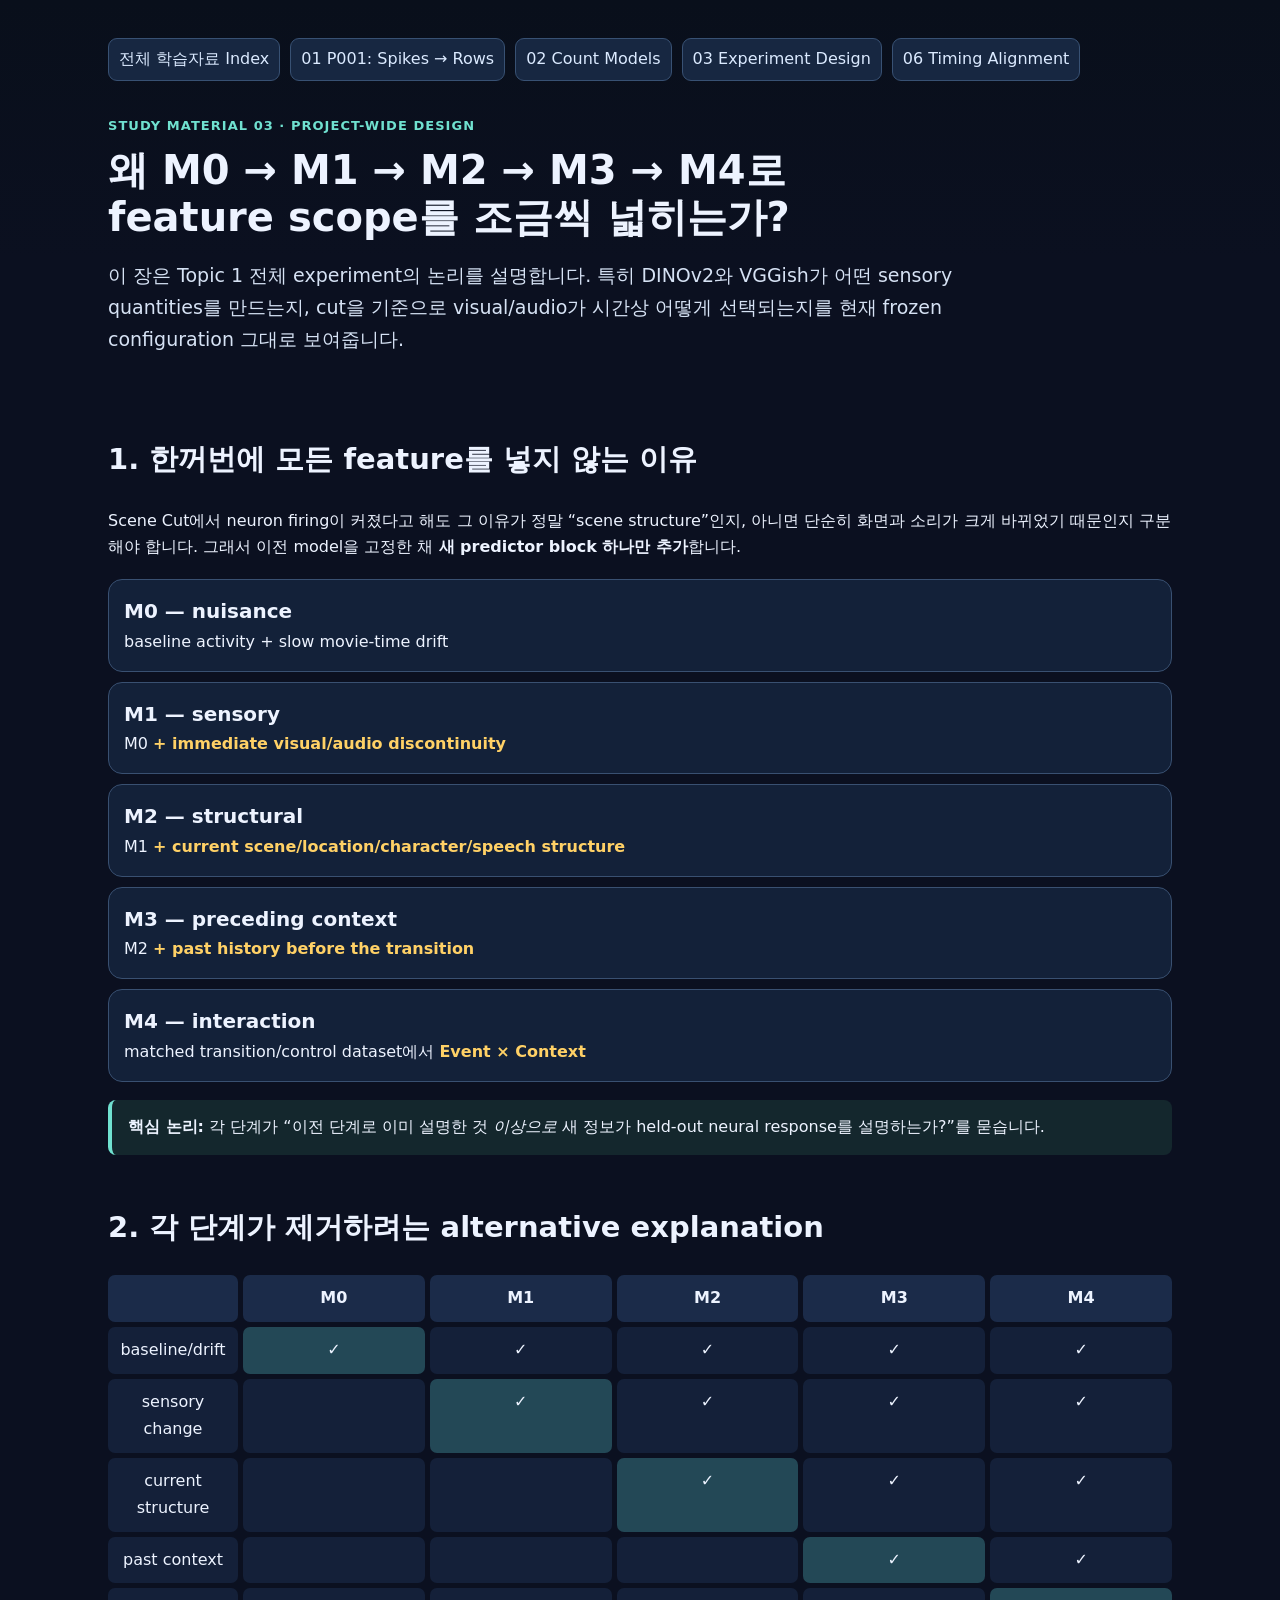
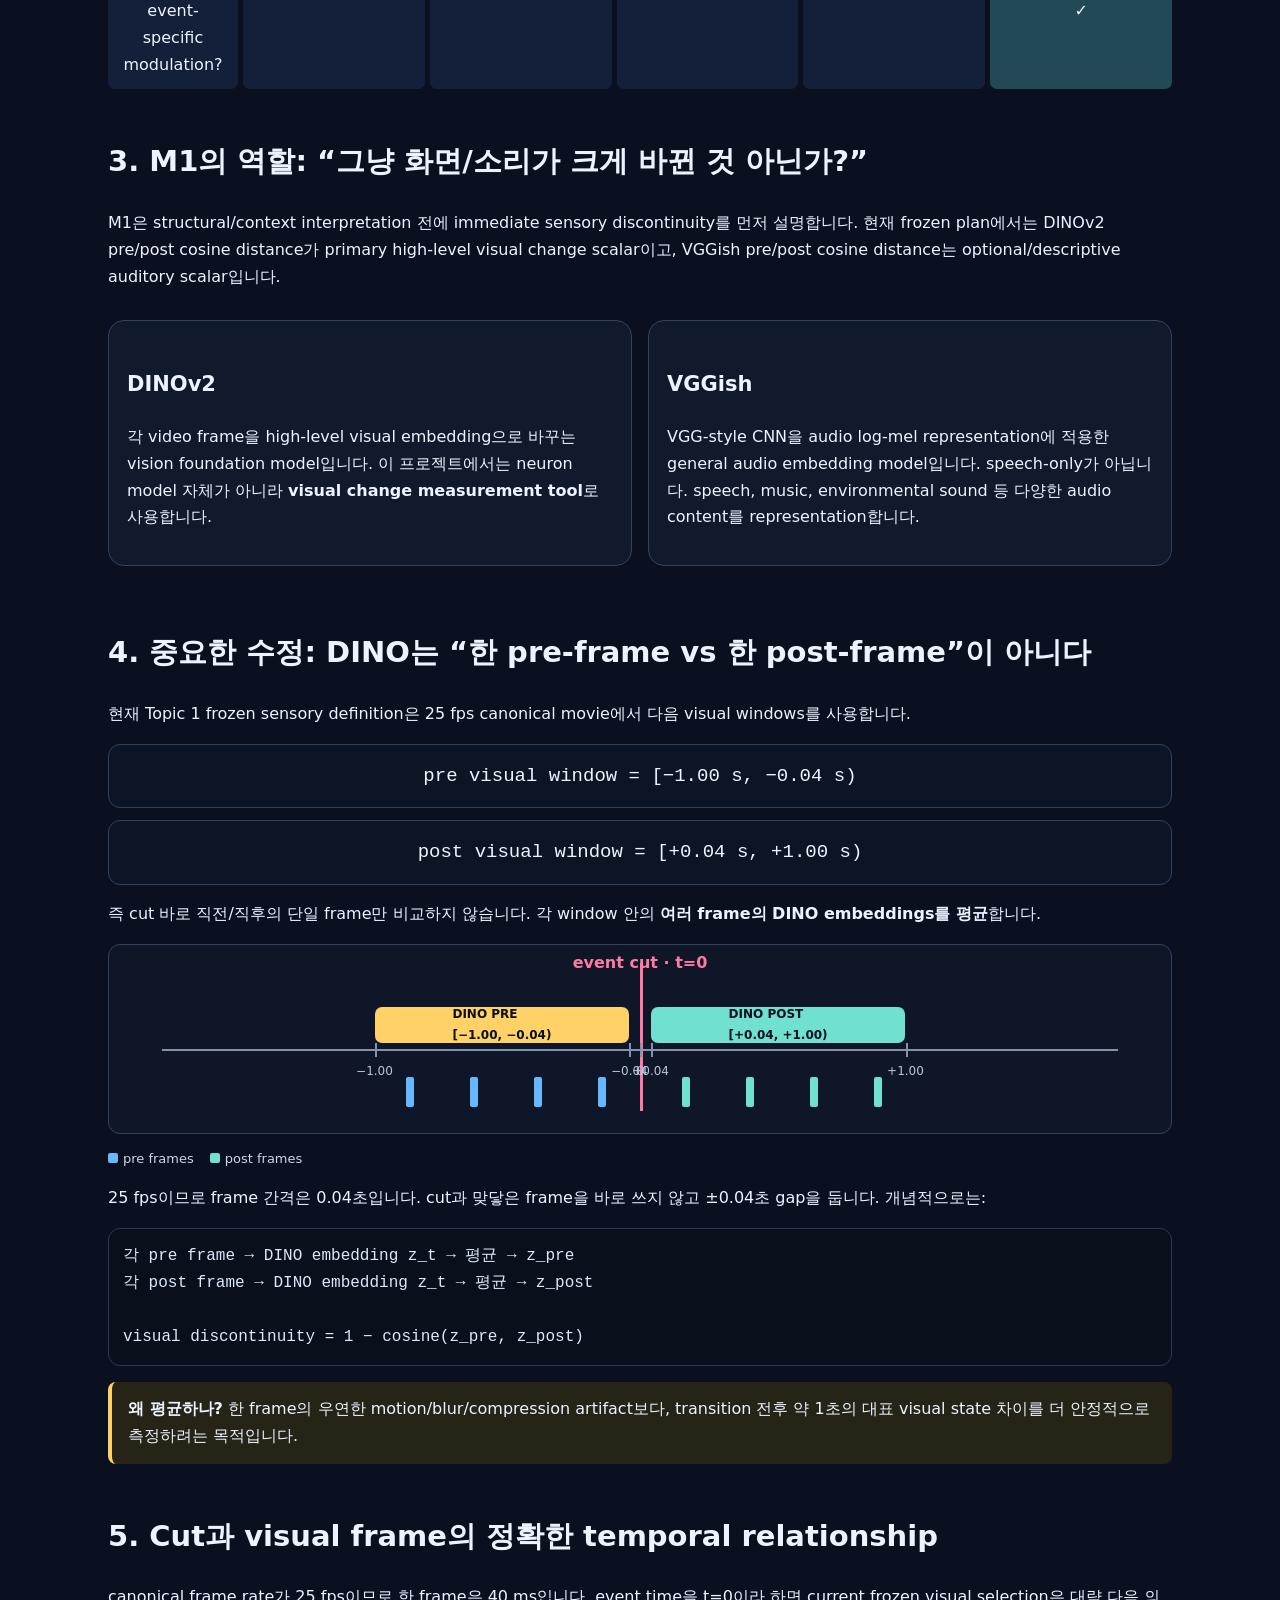
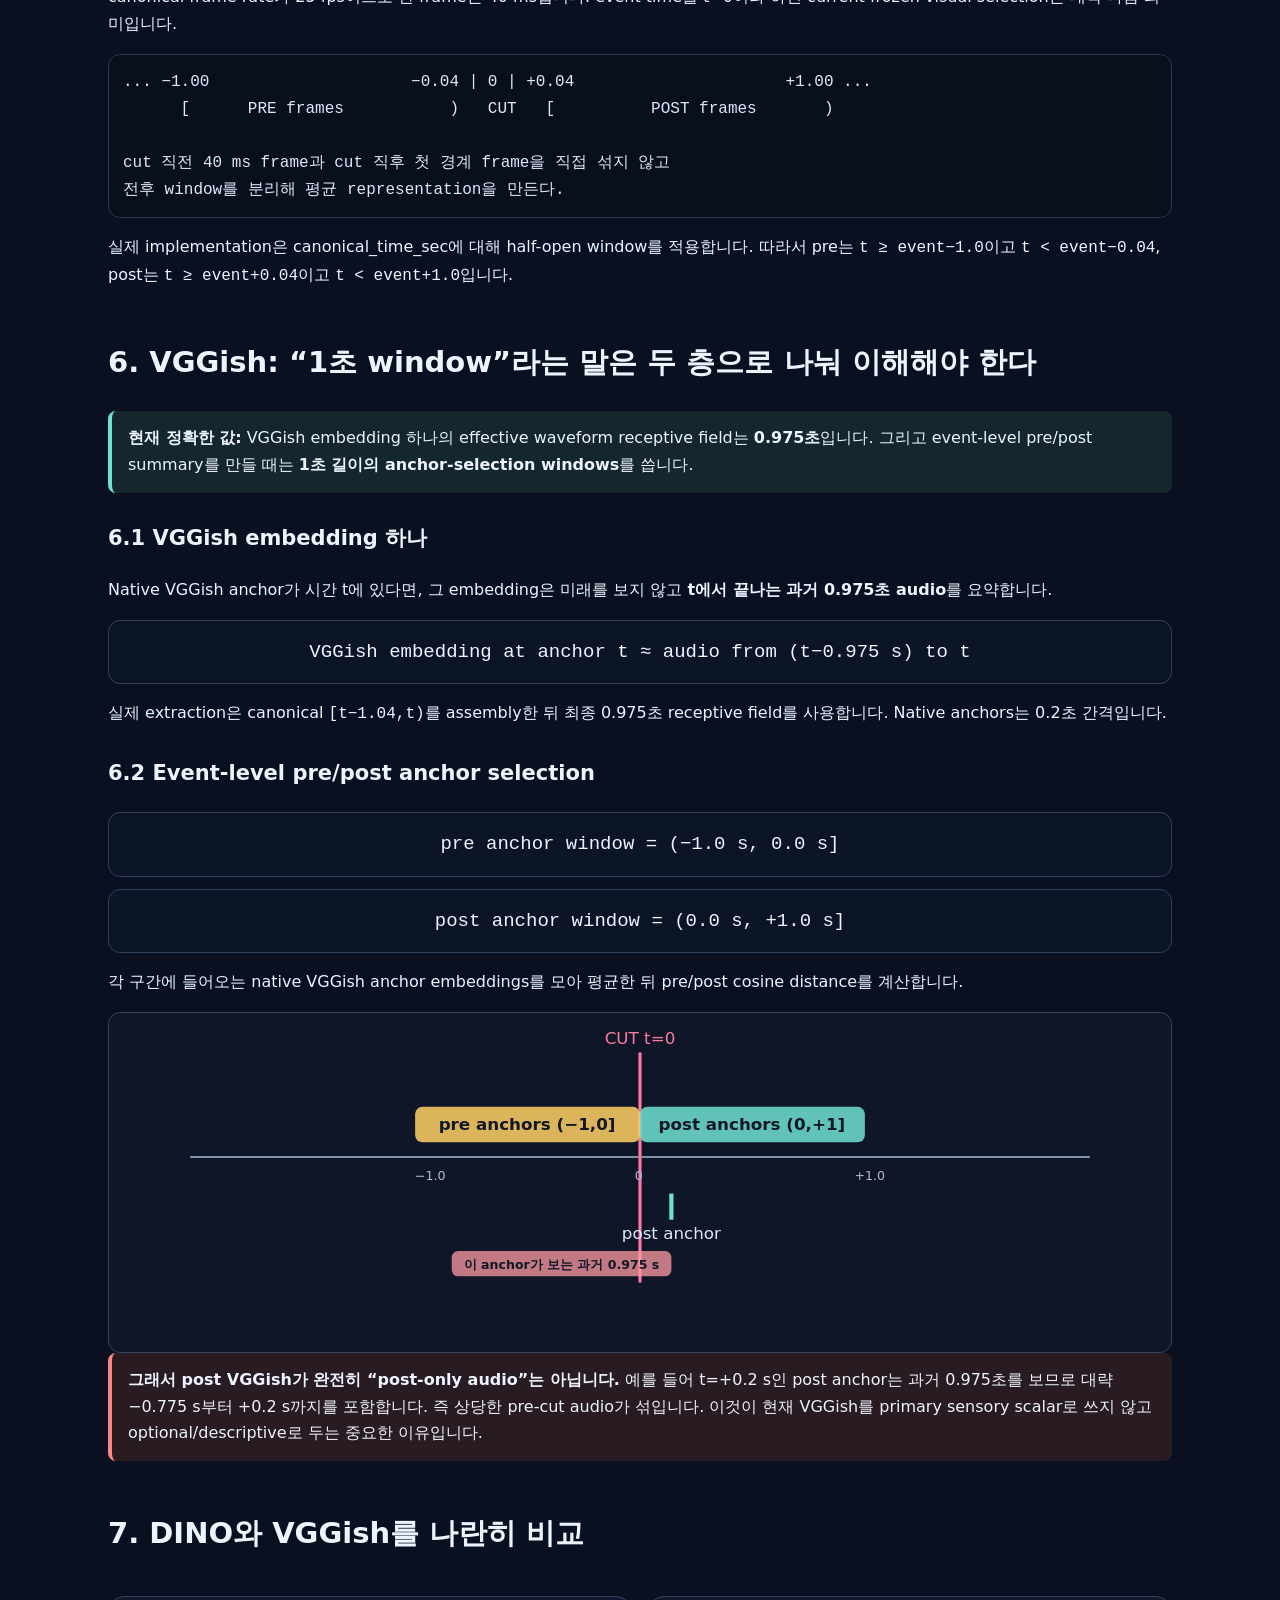
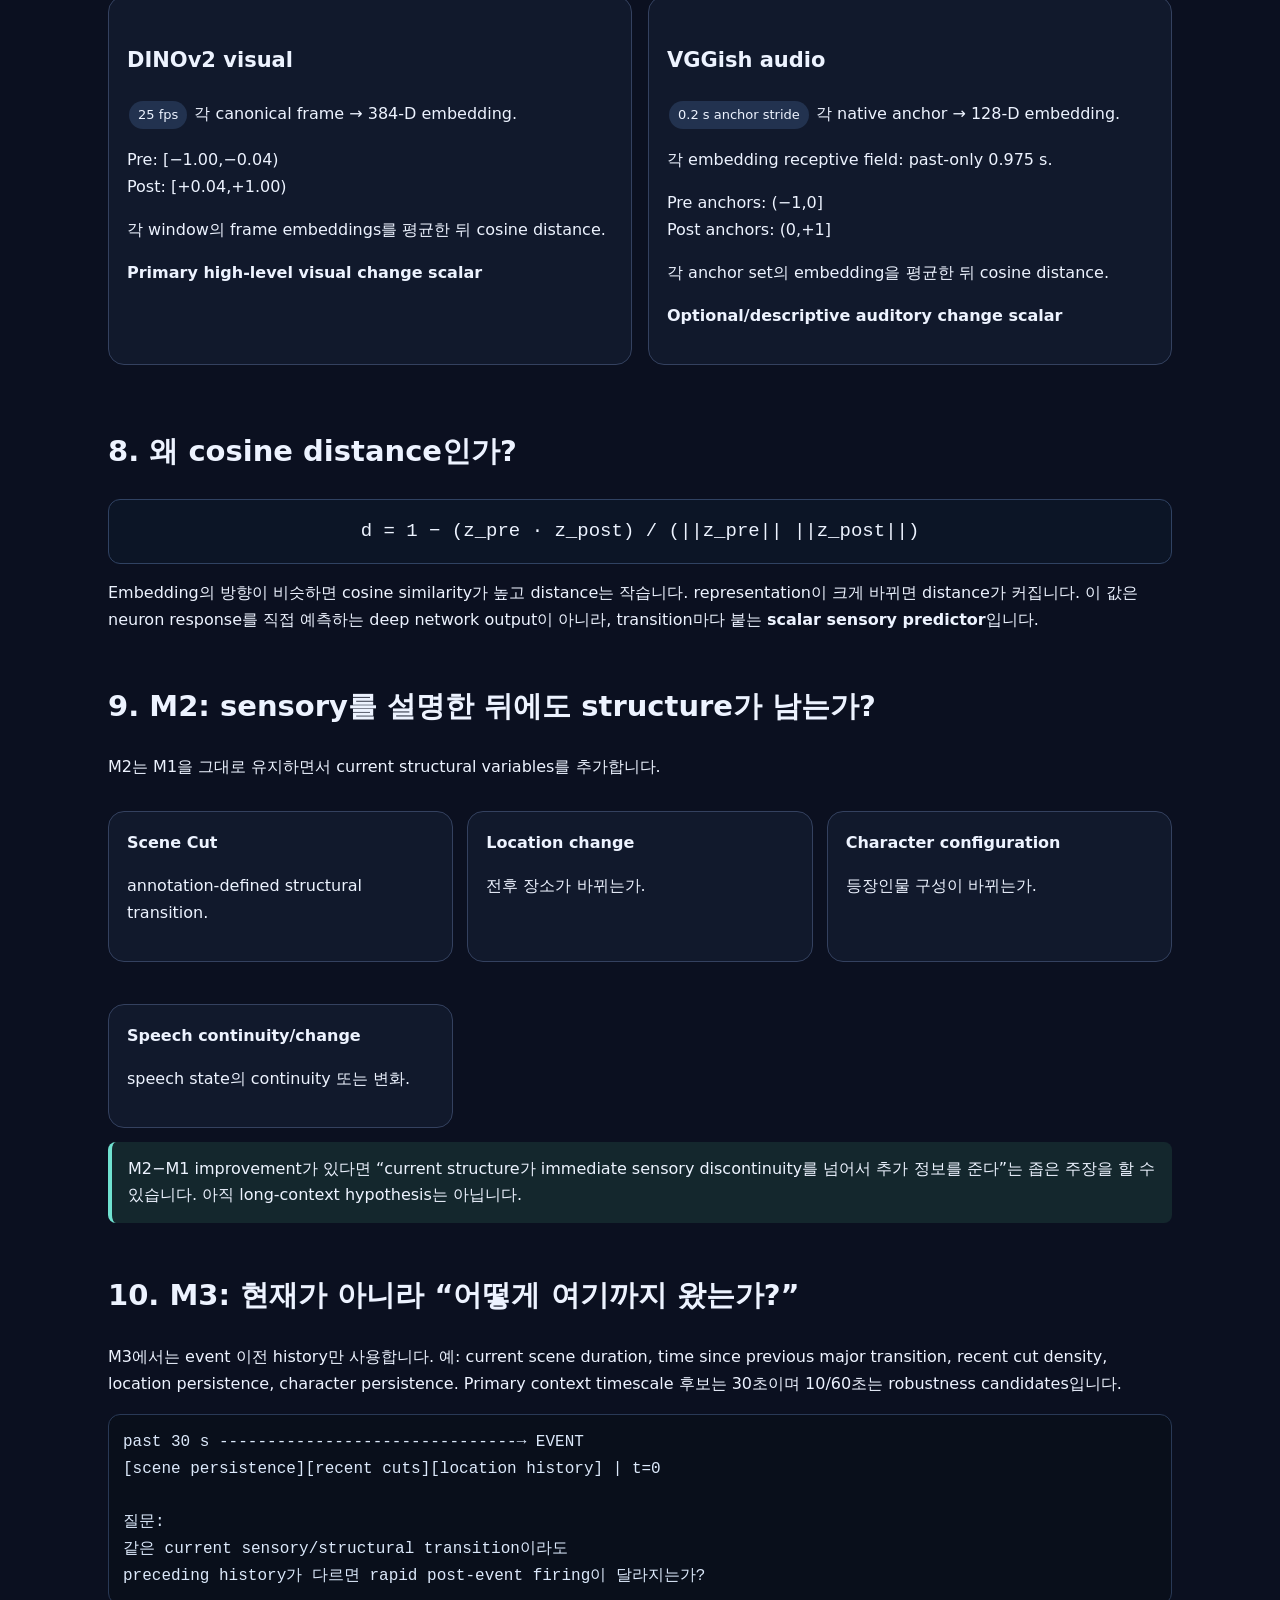
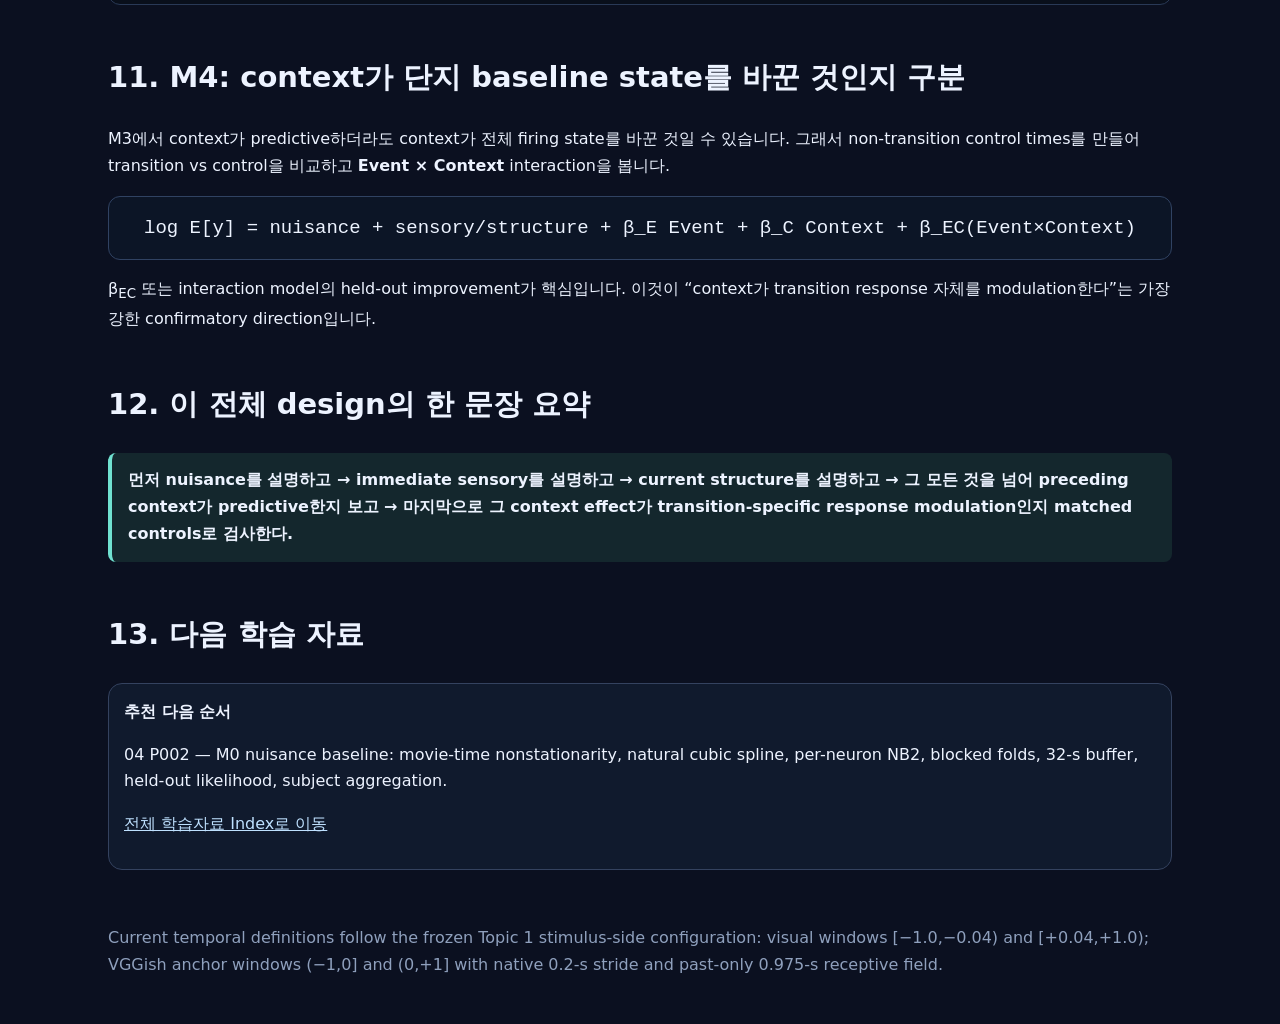
<file: experiment_design.html>
<!doctype html>
<html lang="ko"><head><meta charset="utf-8"><meta name="viewport" content="width=device-width,initial-scale=1"><title>Experiment Design — M0 to M4, DINOv2, VGGish</title><style>
:root{--bg:#0b1020;--panel:#121a2d;--text:#edf3ff;--muted:#aebbd3;--line:#34415f;--cyan:#70e1d0;--blue:#67b7ff;--yellow:#ffd166;--pink:#ff7aa2;--green:#8dde8d;--red:#ff8686;--code:#090f1b}*{box-sizing:border-box}body{margin:0;background:linear-gradient(180deg,#090f1b,#0b1020 260px);color:var(--text);font:16px/1.68 system-ui,-apple-system,BlinkMacSystemFont,"Segoe UI",sans-serif}.wrap{max-width:1120px;margin:auto;padding:28px}.topnav{display:flex;gap:10px;flex-wrap:wrap;padding:10px 0 4px}.topnav a{color:#dbeaff;text-decoration:none;background:#172741;border:1px solid #385173;padding:7px 10px;border-radius:9px}.hero{padding:30px 0 12px}.eyebrow{color:var(--cyan);font-size:13px;font-weight:800;letter-spacing:.08em;text-transform:uppercase}h1{font-size:40px;line-height:1.18;margin:.25em 0}h2{font-size:29px;margin-top:48px}h3{font-size:21px;margin-top:28px}.lead{font-size:19px;color:#d6e2f4;max-width:900px}.card{background:rgba(18,26,45,.94);border:1px solid var(--line);border-radius:16px;padding:18px;margin:14px 0}.two{display:grid;grid-template-columns:1fr 1fr;gap:16px}.three{display:grid;grid-template-columns:repeat(3,1fr);gap:14px}.key{border-left:4px solid var(--cyan);background:#14272d;padding:14px 16px;border-radius:8px}.note{border-left:4px solid var(--yellow);background:#252417;padding:14px 16px;border-radius:8px}.warn{border-left:4px solid var(--red);background:#291b22;padding:14px 16px;border-radius:8px}.eq{background:#0c1526;border:1px solid #304262;border-radius:12px;padding:16px;text-align:center;font:19px/1.6 ui-monospace,SFMono-Regular,Menlo,monospace;margin:12px 0;overflow:auto}.small{font-size:13px;color:var(--muted)}code,pre{font-family:ui-monospace,SFMono-Regular,Menlo,monospace}pre{background:var(--code);border:1px solid #293956;border-radius:12px;padding:14px;overflow:auto;color:#dce9fb}.ladder{display:flex;flex-direction:column;gap:10px;margin:18px 0}.step{border:1px solid #395071;background:#132139;border-radius:14px;padding:15px}.step b{font-size:20px}.plus{color:var(--yellow);font-weight:800}.svgbox{background:#0e1628;border:1px solid #34425f;border-radius:12px;padding:8px;overflow:auto}.timeline{position:relative;height:190px;background:#0e1628;border:1px solid #34425f;border-radius:12px;margin:14px 0;overflow:hidden}.axis{position:absolute;left:5%;right:5%;top:104px;height:2px;background:#8392ad}.cut{position:absolute;left:50%;top:18px;bottom:22px;width:3px;background:var(--pink)}.cutlabel{position:absolute;left:50%;transform:translateX(-50%);top:5px;color:var(--pink);font-weight:800}.win{position:absolute;top:62px;height:36px;border-radius:7px;color:#09111d;font-weight:800;font-size:12px;display:flex;align-items:center;justify-content:center}.vpre{left:25%;width:24%;background:var(--yellow)}.vpost{left:51%;width:24%;background:var(--cyan)}.tick{position:absolute;top:98px;width:2px;height:14px;background:#8392ad}.tick span{position:absolute;top:18px;left:-24px;width:48px;text-align:center;color:#b9c4d8;font-size:12px}.frame{position:absolute;top:132px;width:8px;height:30px;border-radius:2px;background:#67b7ff}.frame.post{background:#70e1d0}.legend{display:flex;gap:16px;flex-wrap:wrap;color:#cbd7e9;font-size:13px}.dot{display:inline-block;width:10px;height:10px;border-radius:2px;margin-right:5px}.flow{display:flex;gap:8px;flex-wrap:wrap;align-items:center;justify-content:center;margin:18px 0}.flow span{background:#172741;border:1px solid #385173;padding:10px 13px;border-radius:10px}.arrow{color:var(--blue);font-size:24px}.matrix{display:grid;grid-template-columns:130px repeat(5,1fr);gap:5px}.cell{background:#142039;border-radius:7px;padding:10px;text-align:center}.cell.head{background:#1b2b49;font-weight:800}.cell.add{background:#234856}.navbox{background:#101a2d;border:1px solid #34425f;border-radius:14px;padding:15px;margin:16px 0}.navbox a{color:#bfe1ff}.pill{display:inline-block;background:#22324f;border-radius:99px;padding:3px 9px;font-size:13px;margin:2px}@media(max-width:760px){.two,.three{grid-template-columns:1fr}.matrix{grid-template-columns:100px repeat(5,minmax(80px,1fr));overflow:auto}h1{font-size:33px}.wrap{padding:18px}}</style></head><body><div class="wrap">
<nav class="topnav"><a href="study_index.html">전체 학습자료 Index</a><a href="./">01 P001: Spikes → Rows</a><a href="p001_count_models.html">02 Count Models</a><a href="experiment_design.html">03 Experiment Design</a><a href="timing_alignment_original_vs_repo.html">06 Timing Alignment</a></nav>
<header class="hero"><div class="eyebrow">Study Material 03 · Project-wide design</div><h1>왜 M0 → M1 → M2 → M3 → M4로<br>feature scope를 조금씩 넓히는가?</h1><p class="lead">이 장은 Topic 1 전체 experiment의 논리를 설명합니다. 특히 DINOv2와 VGGish가 어떤 sensory quantities를 만드는지, cut을 기준으로 visual/audio가 시간상 어떻게 선택되는지를 현재 frozen configuration 그대로 보여줍니다.</p></header>

<section><h2>1. 한꺼번에 모든 feature를 넣지 않는 이유</h2><p>Scene Cut에서 neuron firing이 커졌다고 해도 그 이유가 정말 “scene structure”인지, 아니면 단순히 화면과 소리가 크게 바뀌었기 때문인지 구분해야 합니다. 그래서 이전 model을 고정한 채 <b>새 predictor block 하나만 추가</b>합니다.</p><div class="ladder"><div class="step"><b>M0 — nuisance</b><br>baseline activity + slow movie-time drift</div><div class="step"><b>M1 — sensory</b><br>M0 <span class="plus">+ immediate visual/audio discontinuity</span></div><div class="step"><b>M2 — structural</b><br>M1 <span class="plus">+ current scene/location/character/speech structure</span></div><div class="step"><b>M3 — preceding context</b><br>M2 <span class="plus">+ past history before the transition</span></div><div class="step"><b>M4 — interaction</b><br>matched transition/control dataset에서 <span class="plus">Event × Context</span></div></div><div class="key"><b>핵심 논리:</b> 각 단계가 “이전 단계로 이미 설명한 것 <i>이상으로</i> 새 정보가 held-out neural response를 설명하는가?”를 묻습니다.</div></section>

<section><h2>2. 각 단계가 제거하려는 alternative explanation</h2><div class="matrix"><div class="cell head"></div><div class="cell head">M0</div><div class="cell head">M1</div><div class="cell head">M2</div><div class="cell head">M3</div><div class="cell head">M4</div><div class="cell">baseline/drift</div><div class="cell add">✓</div><div class="cell">✓</div><div class="cell">✓</div><div class="cell">✓</div><div class="cell">✓</div><div class="cell">sensory change</div><div class="cell"></div><div class="cell add">✓</div><div class="cell">✓</div><div class="cell">✓</div><div class="cell">✓</div><div class="cell">current structure</div><div class="cell"></div><div class="cell"></div><div class="cell add">✓</div><div class="cell">✓</div><div class="cell">✓</div><div class="cell">past context</div><div class="cell"></div><div class="cell"></div><div class="cell"></div><div class="cell add">✓</div><div class="cell">✓</div><div class="cell">event-specific modulation?</div><div class="cell"></div><div class="cell"></div><div class="cell"></div><div class="cell"></div><div class="cell add">✓</div></div></section>

<section><h2>3. M1의 역할: “그냥 화면/소리가 크게 바뀐 것 아닌가?”</h2><p>M1은 structural/context interpretation 전에 immediate sensory discontinuity를 먼저 설명합니다. 현재 frozen plan에서는 DINOv2 pre/post cosine distance가 primary high-level visual change scalar이고, VGGish pre/post cosine distance는 optional/descriptive auditory scalar입니다.</p><div class="two"><div class="card"><h3>DINOv2</h3><p>각 video frame을 high-level visual embedding으로 바꾸는 vision foundation model입니다. 이 프로젝트에서는 neuron model 자체가 아니라 <b>visual change measurement tool</b>로 사용합니다.</p></div><div class="card"><h3>VGGish</h3><p>VGG-style CNN을 audio log-mel representation에 적용한 general audio embedding model입니다. speech-only가 아닙니다. speech, music, environmental sound 등 다양한 audio content를 representation합니다.</p></div></div></section>

<section><h2>4. 중요한 수정: DINO는 “한 pre-frame vs 한 post-frame”이 아니다</h2><p>현재 Topic 1 frozen sensory definition은 25 fps canonical movie에서 다음 visual windows를 사용합니다.</p><div class="eq">pre visual window = [−1.00 s, −0.04 s)</div><div class="eq">post visual window = [+0.04 s, +1.00 s)</div><p>즉 cut 바로 직전/직후의 단일 frame만 비교하지 않습니다. 각 window 안의 <b>여러 frame의 DINO embeddings를 평균</b>합니다.</p><div class="timeline"><div class="axis"></div><div class="cut"></div><div class="cutlabel">event cut · t=0</div><div class="win vpre">DINO PRE<br>[−1.00, −0.04)</div><div class="win vpost">DINO POST<br>[+0.04, +1.00)</div><div class="tick" style="left:25%"><span>−1.00</span></div><div class="tick" style="left:49%"><span>−0.04</span></div><div class="tick" style="left:50%"><span>0</span></div><div class="tick" style="left:51%"><span>+0.04</span></div><div class="tick" style="left:75%"><span>+1.00</span></div><div class="frame" style="left:28%"></div><div class="frame" style="left:34%"></div><div class="frame" style="left:40%"></div><div class="frame" style="left:46%"></div><div class="frame post" style="left:54%"></div><div class="frame post" style="left:60%"></div><div class="frame post" style="left:66%"></div><div class="frame post" style="left:72%"></div></div><div class="legend"><span><i class="dot" style="background:#67b7ff"></i>pre frames</span><span><i class="dot" style="background:#70e1d0"></i>post frames</span></div><p>25 fps이므로 frame 간격은 0.04초입니다. cut과 맞닿은 frame을 바로 쓰지 않고 ±0.04초 gap을 둡니다. 개념적으로는:</p><pre>각 pre frame → DINO embedding z_t → 평균 → z_pre
각 post frame → DINO embedding z_t → 평균 → z_post

visual discontinuity = 1 − cosine(z_pre, z_post)</pre><div class="note"><b>왜 평균하나?</b> 한 frame의 우연한 motion/blur/compression artifact보다, transition 전후 약 1초의 대표 visual state 차이를 더 안정적으로 측정하려는 목적입니다.</div></section>

<section><h2>5. Cut과 visual frame의 정확한 temporal relationship</h2><p>canonical frame rate가 25 fps이므로 한 frame은 40 ms입니다. event time을 t=0이라 하면 current frozen visual selection은 대략 다음 의미입니다.</p><pre>... −1.00                     −0.04 | 0 | +0.04                      +1.00 ...
      [      PRE frames           )   CUT   [          POST frames       )

cut 직전 40 ms frame과 cut 직후 첫 경계 frame을 직접 섞지 않고
전후 window를 분리해 평균 representation을 만든다.</pre><p>실제 implementation은 canonical_time_sec에 대해 half-open window를 적용합니다. 따라서 pre는 <code>t ≥ event−1.0</code>이고 <code>t &lt; event−0.04</code>, post는 <code>t ≥ event+0.04</code>이고 <code>t &lt; event+1.0</code>입니다.</p></section>

<section><h2>6. VGGish: “1초 window”라는 말은 두 층으로 나눠 이해해야 한다</h2><div class="key"><b>현재 정확한 값:</b> VGGish embedding 하나의 effective waveform receptive field는 <b>0.975초</b>입니다. 그리고 event-level pre/post summary를 만들 때는 <b>1초 길이의 anchor-selection windows</b>를 씁니다.</div><h3>6.1 VGGish embedding 하나</h3><p>Native VGGish anchor가 시간 t에 있다면, 그 embedding은 미래를 보지 않고 <b>t에서 끝나는 과거 0.975초 audio</b>를 요약합니다.</p><div class="eq">VGGish embedding at anchor t ≈ audio from (t−0.975 s) to t</div><p>실제 extraction은 canonical <code>[t−1.04,t)</code>를 assembly한 뒤 최종 0.975초 receptive field를 사용합니다. Native anchors는 0.2초 간격입니다.</p><h3>6.2 Event-level pre/post anchor selection</h3><div class="eq">pre anchor window = (−1.0 s, 0.0 s]</div><div class="eq">post anchor window = (0.0 s, +1.0 s]</div><p>각 구간에 들어오는 native VGGish anchor embeddings를 모아 평균한 뒤 pre/post cosine distance를 계산합니다.</p><div class="svgbox"><svg viewBox="0 0 1000 300" width="100%"><rect width="1000" height="300" fill="#0e1628"/><line x1="70" y1="130" x2="930" y2="130" stroke="#8392ad" stroke-width="2"/><line x1="500" y1="30" x2="500" y2="250" stroke="#ff7aa2" stroke-width="3"/><text x="500" y="22" text-anchor="middle" fill="#ff7aa2">CUT t=0</text><rect x="285" y="82" width="215" height="34" rx="7" fill="#ffd166" opacity=".85"/><text x="392" y="104" text-anchor="middle" fill="#111827" font-weight="700">pre anchors (−1,0]</text><rect x="500" y="82" width="215" height="34" rx="7" fill="#70e1d0" opacity=".85"/><text x="607" y="104" text-anchor="middle" fill="#111827" font-weight="700">post anchors (0,+1]</text><line x1="530" y1="165" x2="530" y2="190" stroke="#70e1d0" stroke-width="4"/><text x="530" y="208" text-anchor="middle" fill="#dce9fb">post anchor</text><rect x="320" y="220" width="210" height="24" rx="6" fill="#ff9aa2" opacity=".75"/><text x="425" y="237" text-anchor="middle" fill="#111827" font-size="12" font-weight="700">이 anchor가 보는 과거 0.975 s</text><text x="285" y="152" fill="#aebbd3" font-size="12">−1.0</text><text x="495" y="152" fill="#aebbd3" font-size="12">0</text><text x="705" y="152" fill="#aebbd3" font-size="12">+1.0</text></svg></div><div class="warn"><b>그래서 post VGGish가 완전히 “post-only audio”는 아닙니다.</b> 예를 들어 t=+0.2 s인 post anchor는 과거 0.975초를 보므로 대략 −0.775 s부터 +0.2 s까지를 포함합니다. 즉 상당한 pre-cut audio가 섞입니다. 이것이 현재 VGGish를 primary sensory scalar로 쓰지 않고 optional/descriptive로 두는 중요한 이유입니다.</div></section>

<section><h2>7. DINO와 VGGish를 나란히 비교</h2><div class="two"><div class="card"><h3>DINOv2 visual</h3><p><span class="pill">25 fps</span> 각 canonical frame → 384-D embedding.</p><p>Pre: [−1.00,−0.04)<br>Post: [+0.04,+1.00)</p><p>각 window의 frame embeddings를 평균한 뒤 cosine distance.</p><p><b>Primary high-level visual change scalar</b></p></div><div class="card"><h3>VGGish audio</h3><p><span class="pill">0.2 s anchor stride</span> 각 native anchor → 128-D embedding.</p><p>각 embedding receptive field: past-only 0.975 s.</p><p>Pre anchors: (−1,0]<br>Post anchors: (0,+1]</p><p>각 anchor set의 embedding을 평균한 뒤 cosine distance.</p><p><b>Optional/descriptive auditory change scalar</b></p></div></div></section>

<section><h2>8. 왜 cosine distance인가?</h2><div class="eq">d = 1 − (z_pre · z_post) / (||z_pre|| ||z_post||)</div><p>Embedding의 방향이 비슷하면 cosine similarity가 높고 distance는 작습니다. representation이 크게 바뀌면 distance가 커집니다. 이 값은 neuron response를 직접 예측하는 deep network output이 아니라, transition마다 붙는 <b>scalar sensory predictor</b>입니다.</p></section>

<section><h2>9. M2: sensory를 설명한 뒤에도 structure가 남는가?</h2><p>M2는 M1을 그대로 유지하면서 current structural variables를 추가합니다.</p><div class="three"><div class="card"><b>Scene Cut</b><p>annotation-defined structural transition.</p></div><div class="card"><b>Location change</b><p>전후 장소가 바뀌는가.</p></div><div class="card"><b>Character configuration</b><p>등장인물 구성이 바뀌는가.</p></div><div class="card"><b>Speech continuity/change</b><p>speech state의 continuity 또는 변화.</p></div></div><div class="key">M2−M1 improvement가 있다면 “current structure가 immediate sensory discontinuity를 넘어서 추가 정보를 준다”는 좁은 주장을 할 수 있습니다. 아직 long-context hypothesis는 아닙니다.</div></section>

<section><h2>10. M3: 현재가 아니라 “어떻게 여기까지 왔는가?”</h2><p>M3에서는 event 이전 history만 사용합니다. 예: current scene duration, time since previous major transition, recent cut density, location persistence, character persistence. Primary context timescale 후보는 30초이며 10/60초는 robustness candidates입니다.</p><pre>past 30 s -------------------------------→ EVENT
[scene persistence][recent cuts][location history] | t=0

질문:
같은 current sensory/structural transition이라도
preceding history가 다르면 rapid post-event firing이 달라지는가?</pre></section>

<section><h2>11. M4: context가 단지 baseline state를 바꾼 것인지 구분</h2><p>M3에서 context가 predictive하더라도 context가 전체 firing state를 바꾼 것일 수 있습니다. 그래서 non-transition control times를 만들어 transition vs control을 비교하고 <b>Event × Context</b> interaction을 봅니다.</p><div class="eq">log E[y] = nuisance + sensory/structure + β_E Event + β_C Context + β_EC(Event×Context)</div><p>β<sub>EC</sub> 또는 interaction model의 held-out improvement가 핵심입니다. 이것이 “context가 transition response 자체를 modulation한다”는 가장 강한 confirmatory direction입니다.</p></section>

<section><h2>12. 이 전체 design의 한 문장 요약</h2><div class="key"><b>먼저 nuisance를 설명하고 → immediate sensory를 설명하고 → current structure를 설명하고 → 그 모든 것을 넘어 preceding context가 predictive한지 보고 → 마지막으로 그 context effect가 transition-specific response modulation인지 matched controls로 검사한다.</b></div></section>

<section><h2>13. 다음 학습 자료</h2><div class="navbox"><b>추천 다음 순서</b><p>04 P002 — M0 nuisance baseline: movie-time nonstationarity, natural cubic spline, per-neuron NB2, blocked folds, 32-s buffer, held-out likelihood, subject aggregation.</p><p><a href="study_index.html">전체 학습자료 Index로 이동</a></p></div></section>
<footer style="margin:55px 0 20px;color:#8fa0bd"><p>Current temporal definitions follow the frozen Topic 1 stimulus-side configuration: visual windows [−1.0,−0.04) and [+0.04,+1.0); VGGish anchor windows (−1,0] and (0,+1] with native 0.2-s stride and past-only 0.975-s receptive field.</p></footer>
</div></body></html>
</file>
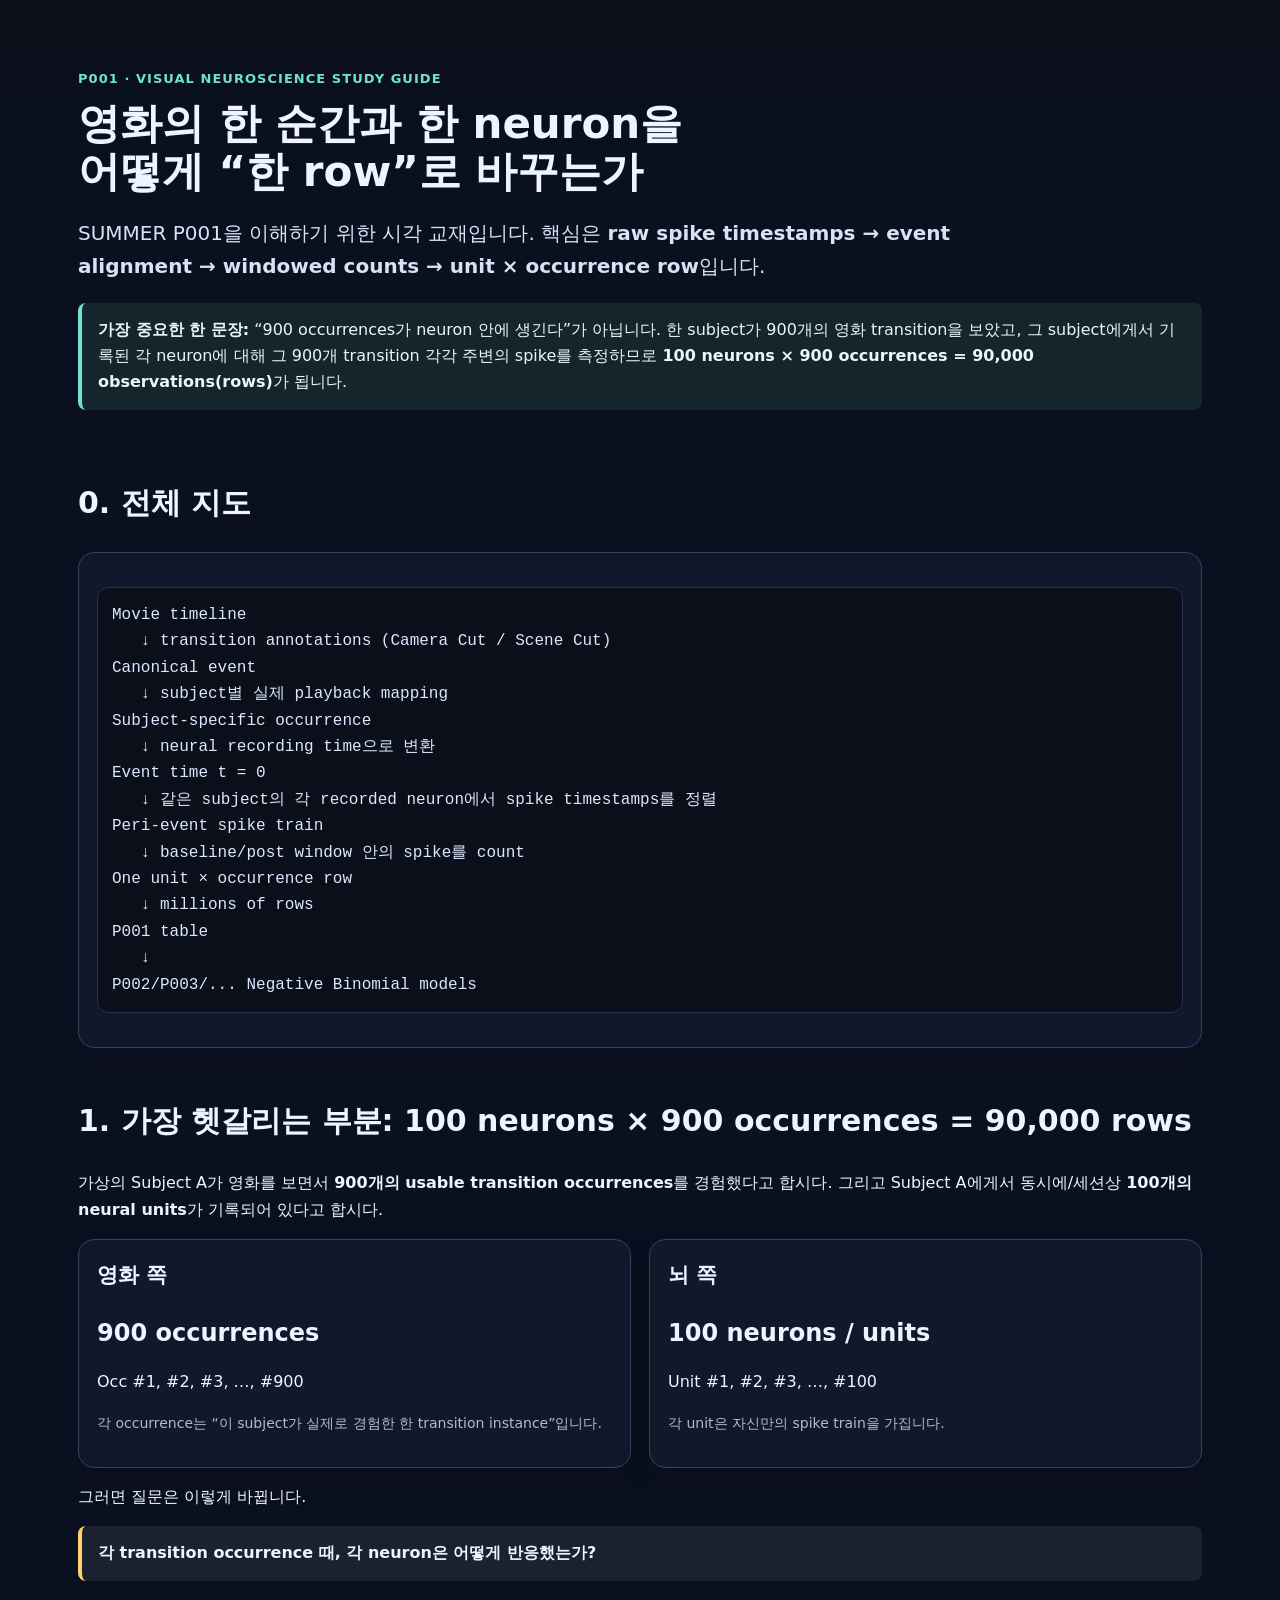
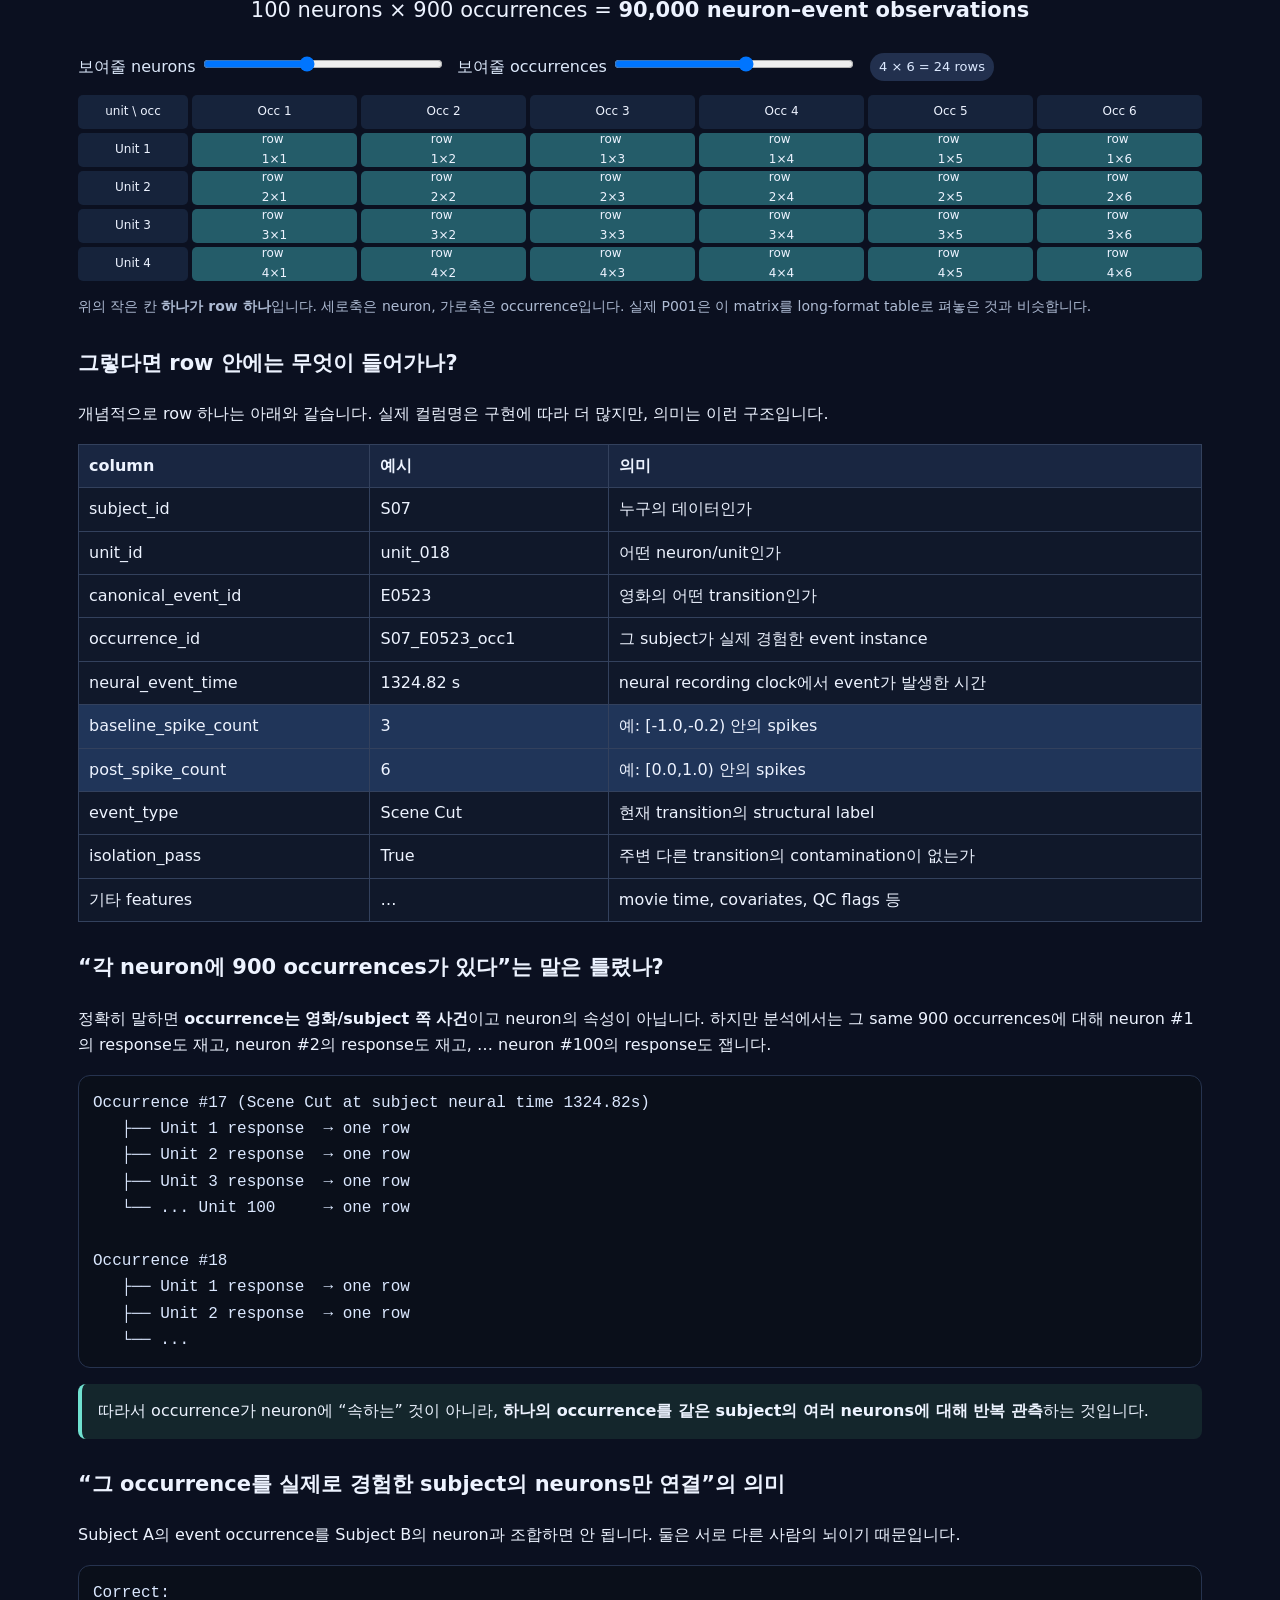
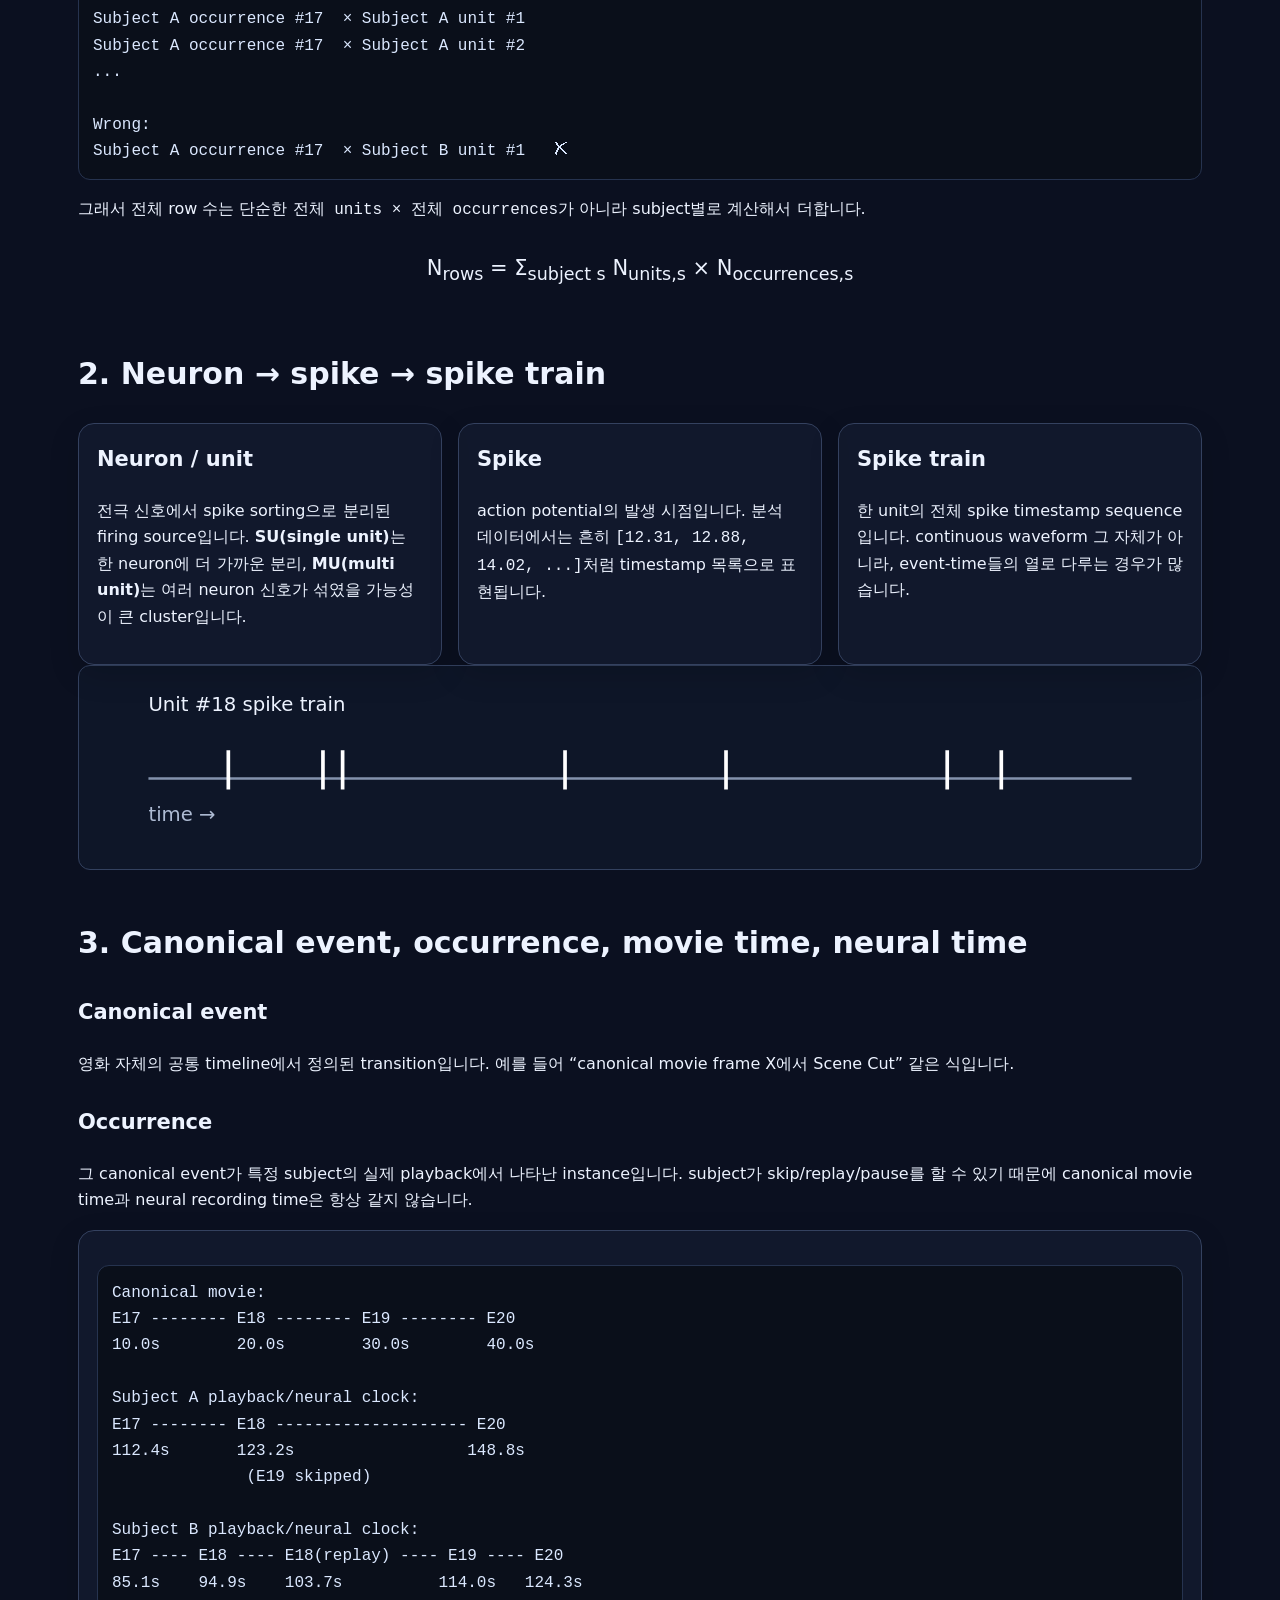
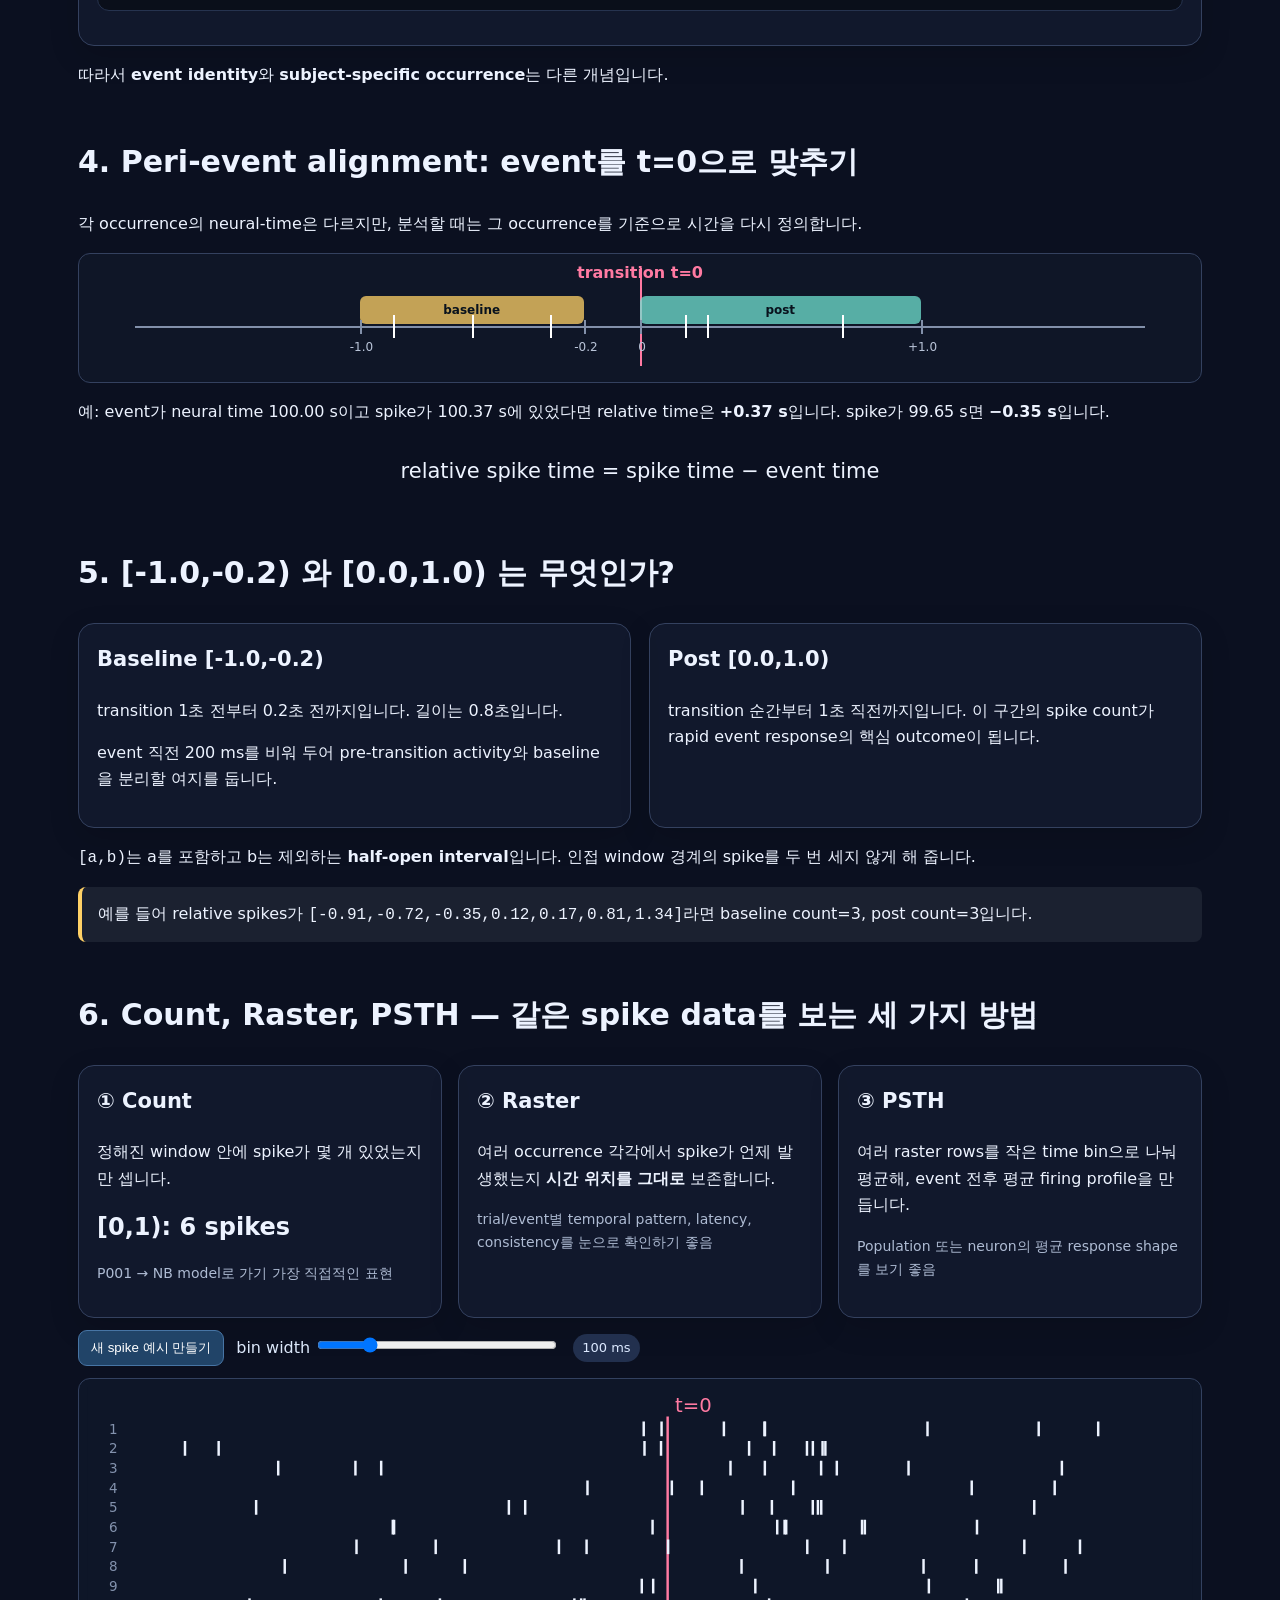
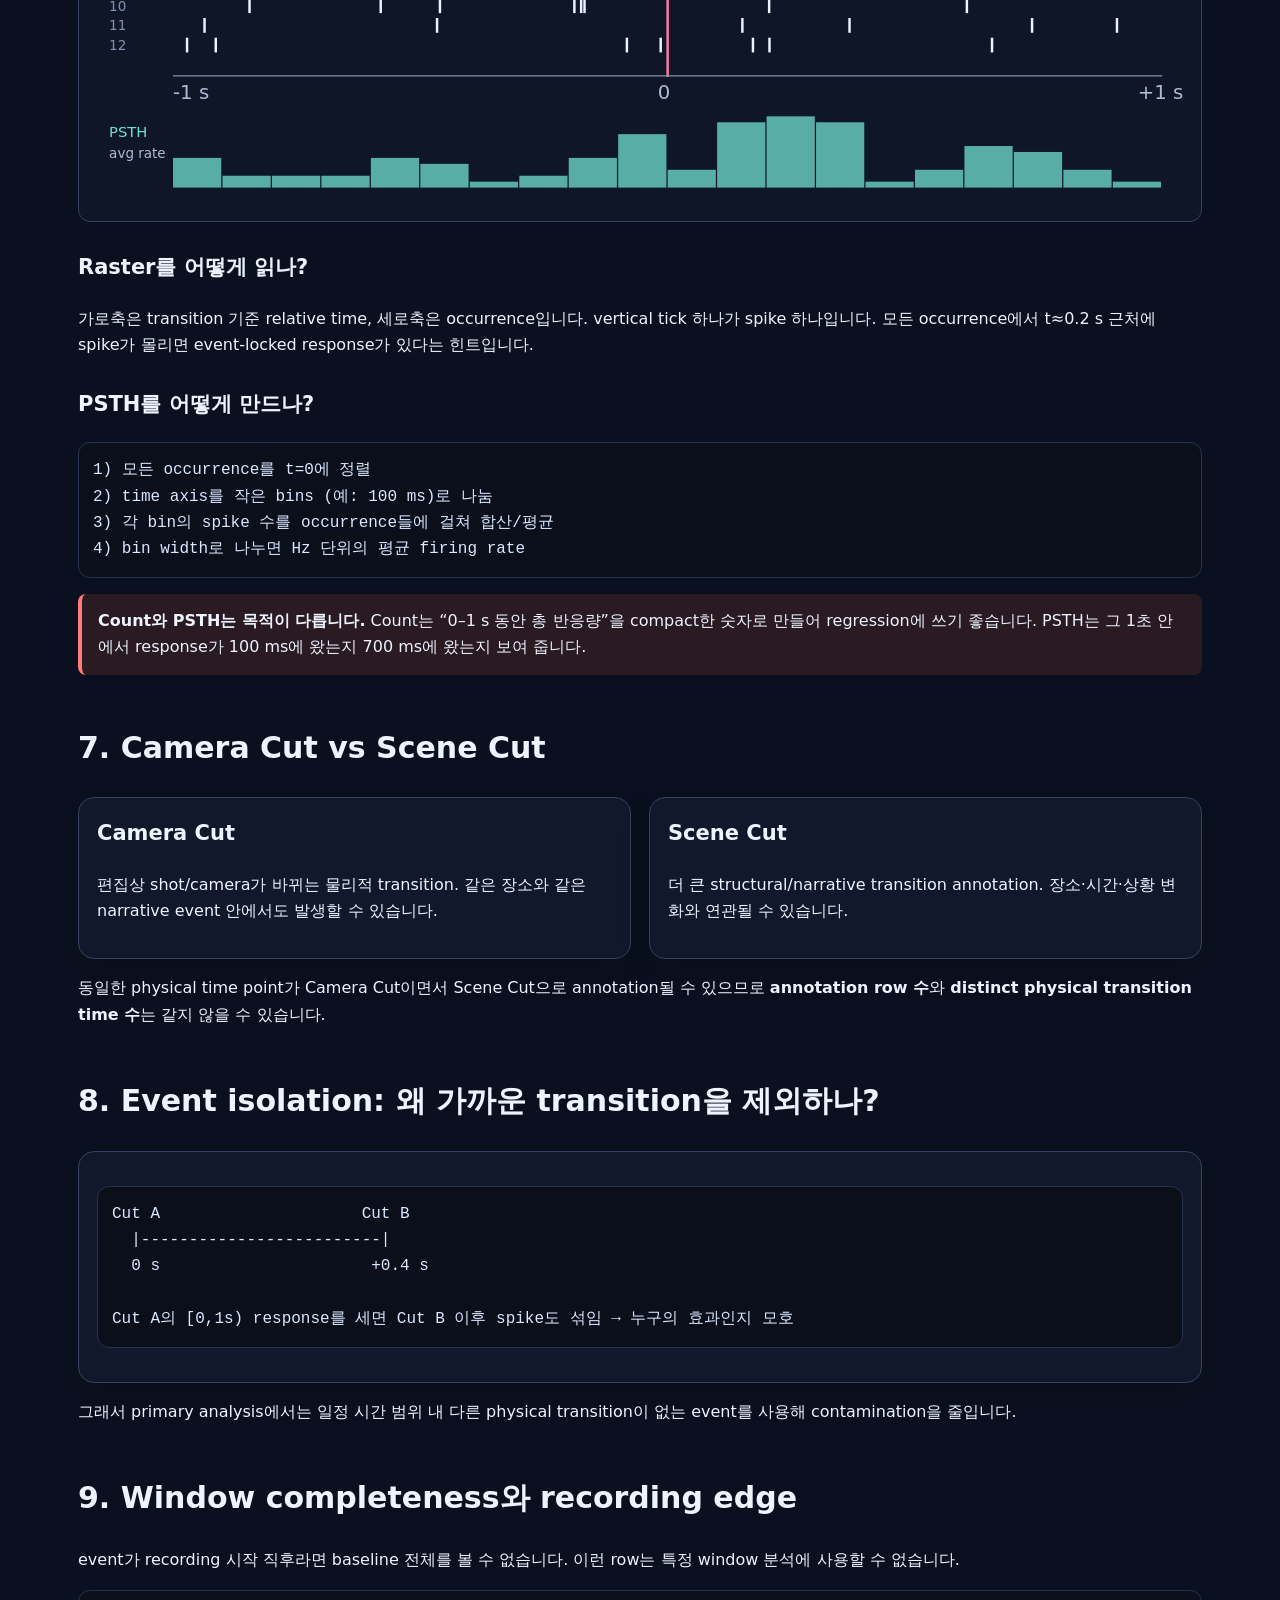
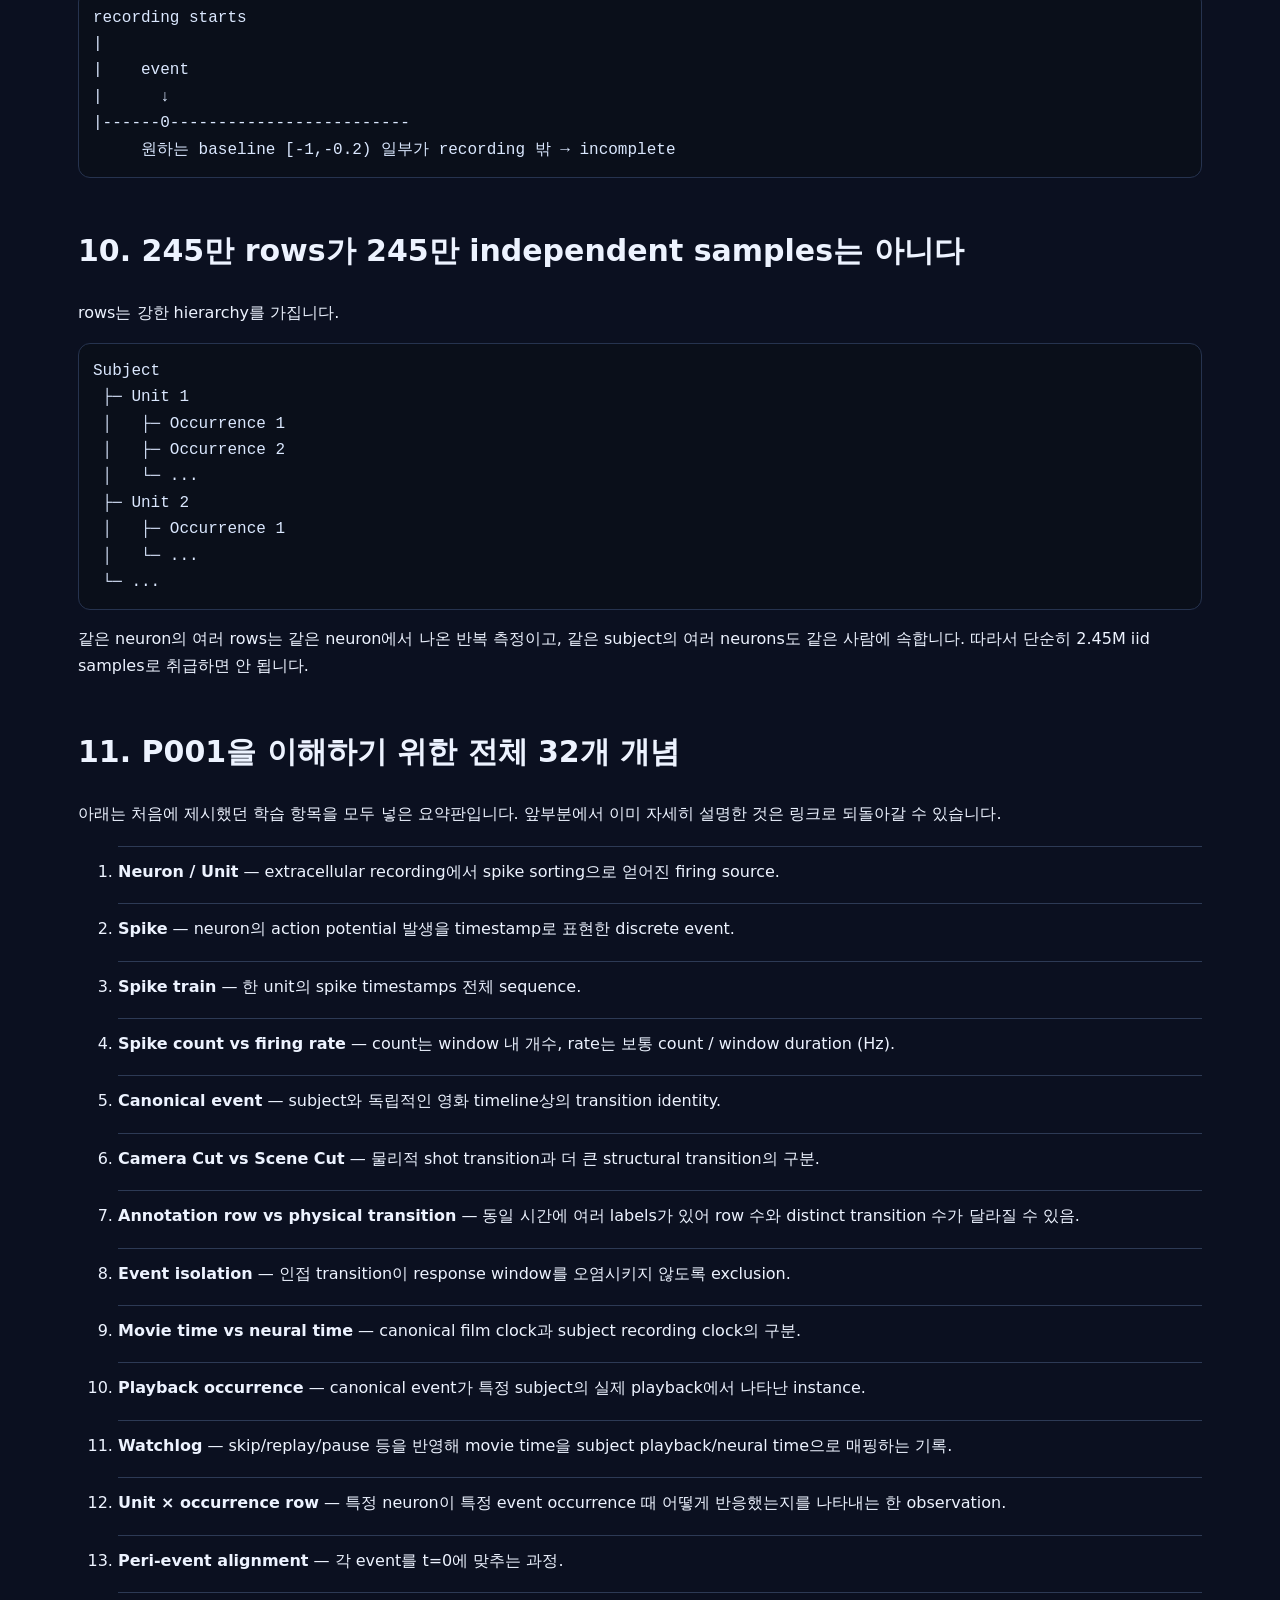
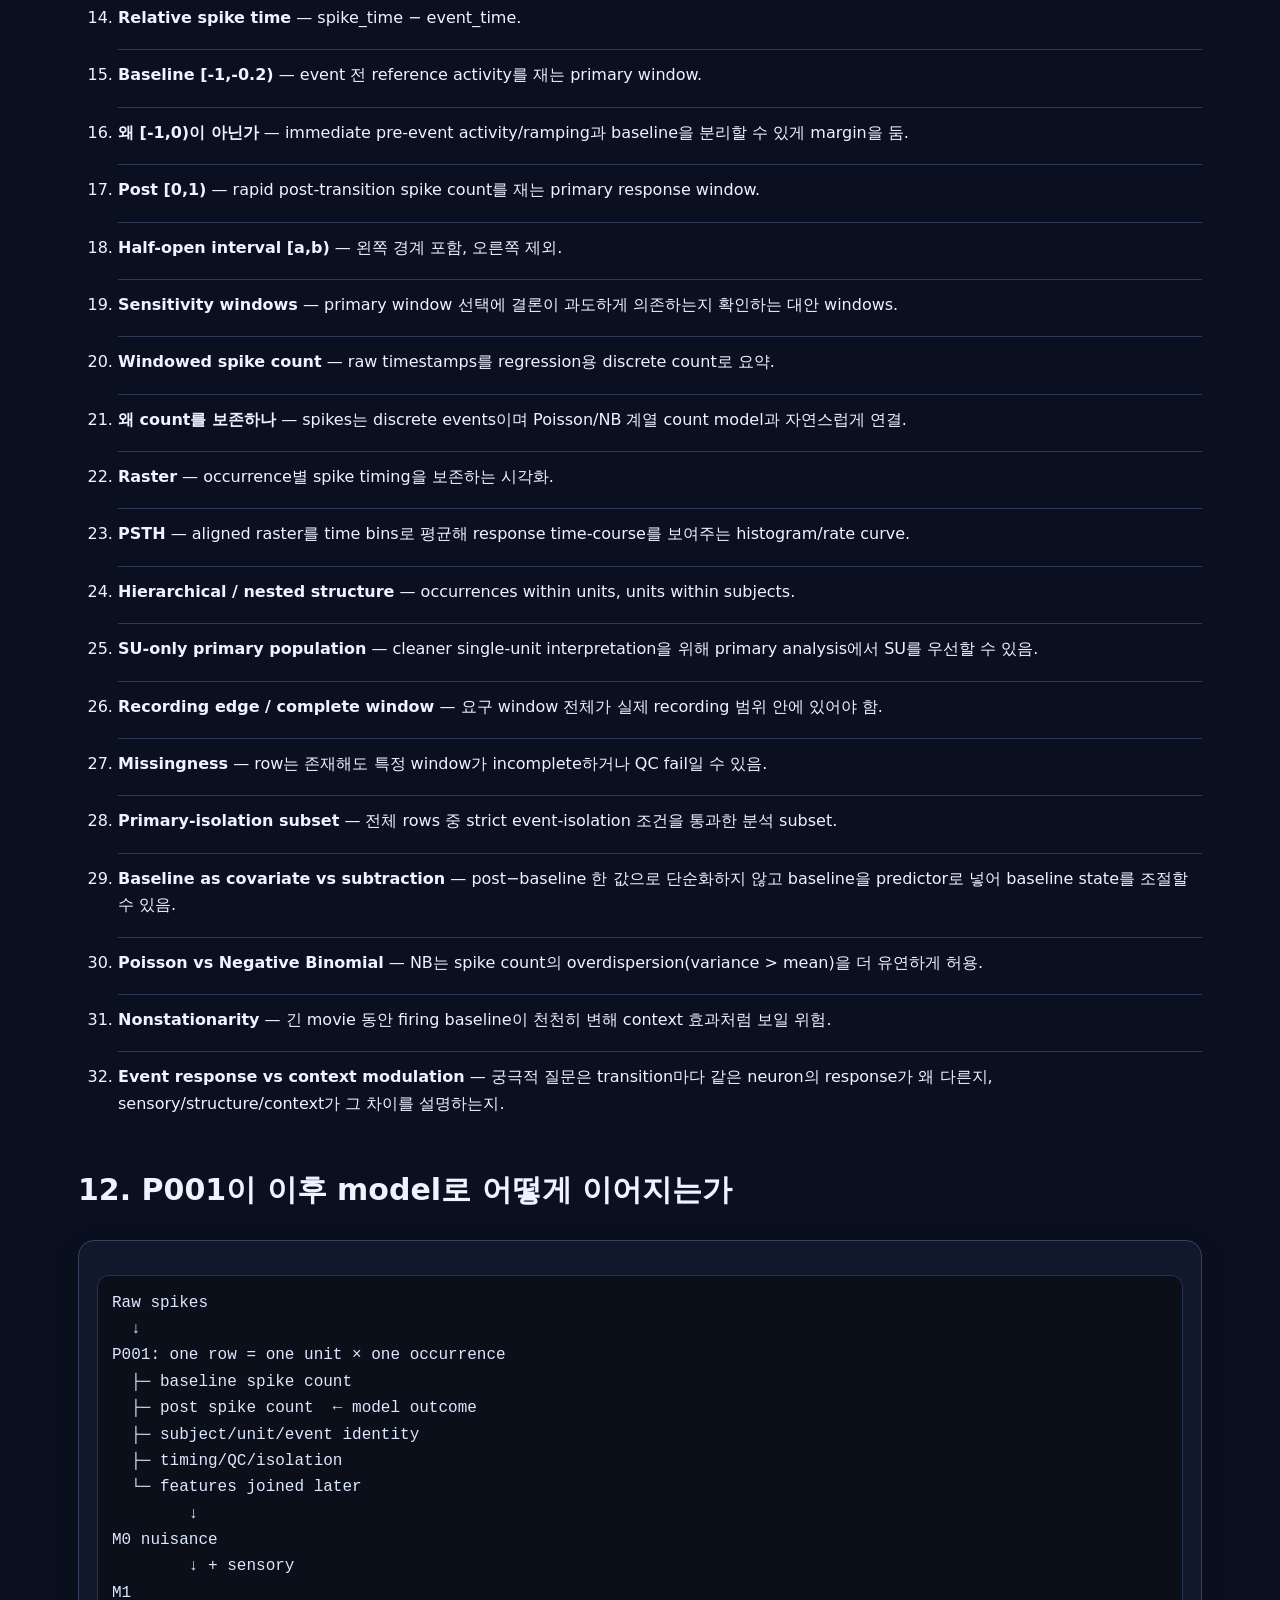
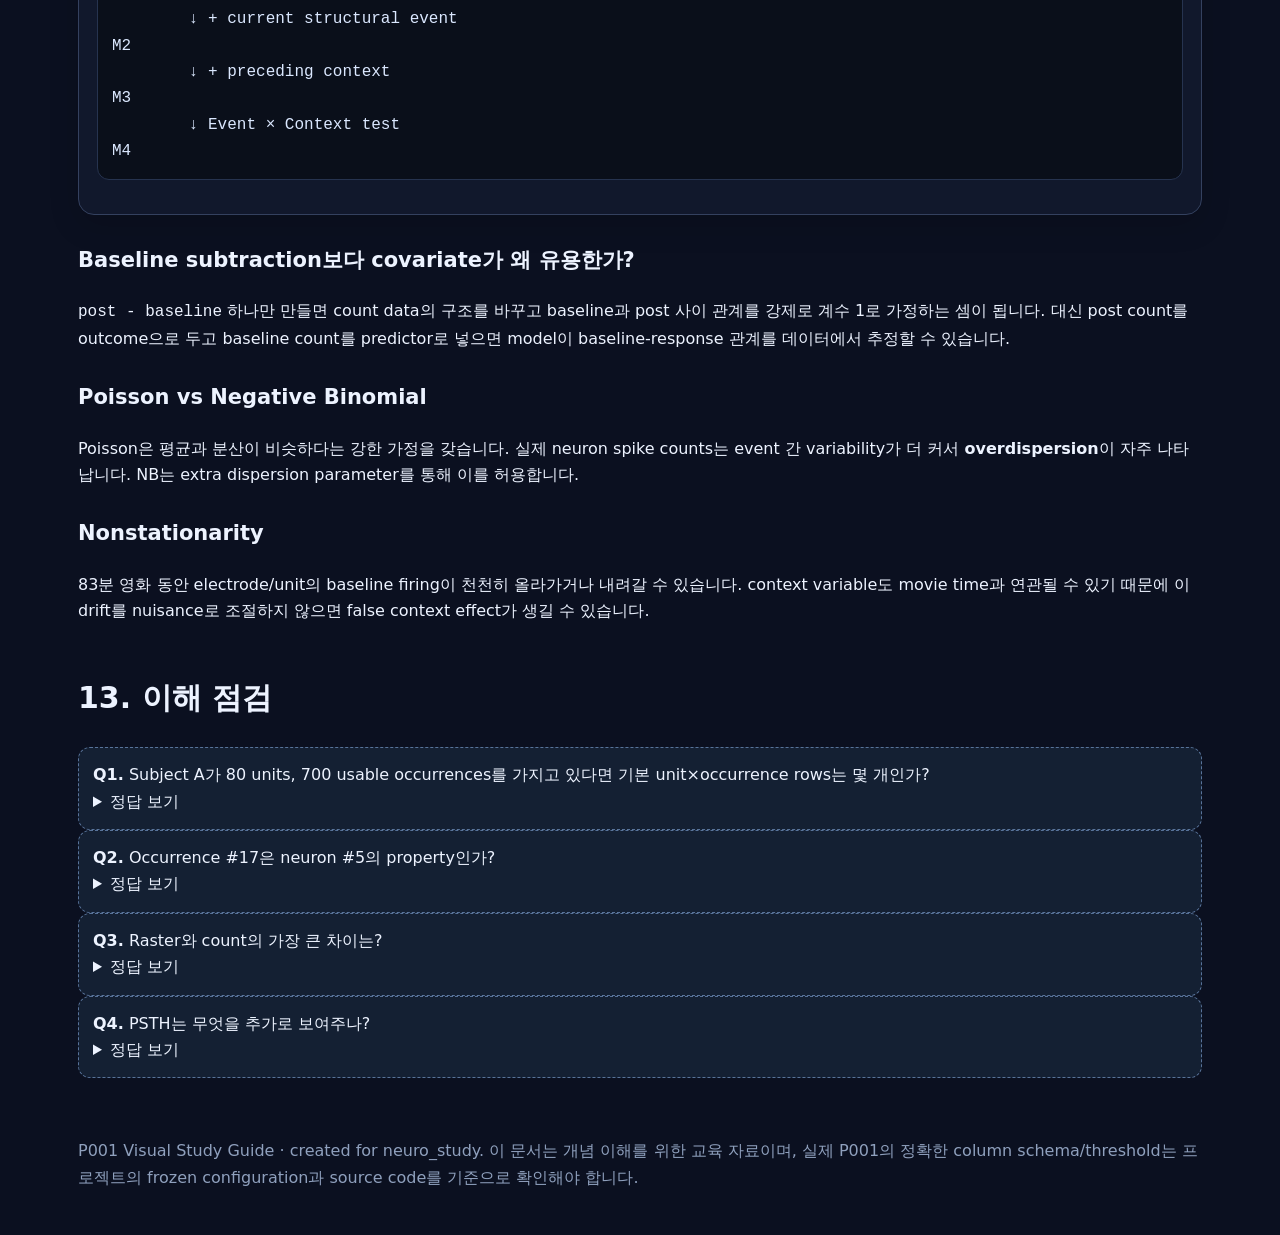
<file: p001_content.html>
<!doctype html>
<html lang="ko">
<head>
<meta charset="utf-8" />
<meta name="viewport" content="width=device-width,initial-scale=1" />
<title>P001 Visual Study Guide — SUMMER single-unit event-window analysis</title>
<style>
:root{--bg:#0b1020;--panel:#121a2d;--panel2:#18233b;--text:#edf3ff;--muted:#aebbd3;--blue:#67b7ff;--cyan:#70e1d0;--yellow:#ffd166;--pink:#ff7aa2;--green:#8dde8d;--red:#ff7b7b;--line:#34415f;--code:#0a0f1a}
*{box-sizing:border-box} body{margin:0;background:linear-gradient(180deg,#0a0f1a,#0b1020 280px);color:var(--text);font:16px/1.65 system-ui,-apple-system,BlinkMacSystemFont,"Segoe UI",sans-serif}.wrap{max-width:1180px;margin:auto;padding:28px}.hero{padding:40px 0 20px}.eyebrow{color:var(--cyan);font-weight:700;letter-spacing:.08em;text-transform:uppercase;font-size:13px}h1{font-size:42px;line-height:1.15;margin:.25em 0}h2{margin-top:48px;font-size:30px}h3{margin-top:28px;font-size:21px}.lead{font-size:20px;color:#d7e2f4;max-width:900px}.grid{display:grid;grid-template-columns:repeat(auto-fit,minmax(280px,1fr));gap:16px}.card{background:rgba(18,26,45,.92);border:1px solid var(--line);border-radius:16px;padding:18px;box-shadow:0 10px 30px rgba(0,0,0,.15)}.card h3{margin-top:0}.note{border-left:4px solid var(--yellow);background:#1b2130;padding:14px 16px;border-radius:8px}.key{border-left:4px solid var(--cyan);background:#14262c;padding:14px 16px;border-radius:8px}.warn{border-left:4px solid var(--red);background:#2a1a22;padding:14px 16px;border-radius:8px}.pill{display:inline-block;padding:3px 9px;border-radius:99px;background:#22304e;color:#dce9ff;font-size:13px;margin:2px}.toc{columns:2;column-gap:30px}.toc a{color:#cfe6ff;text-decoration:none}.toc li{margin:4px 0}code,pre{font-family:ui-monospace,SFMono-Regular,Menlo,monospace}pre{background:var(--code);border:1px solid #26334f;border-radius:12px;padding:14px;overflow:auto;color:#dbe8ff}.eq{font-size:21px;text-align:center;padding:12px}.small{font-size:14px;color:var(--muted)}table{width:100%;border-collapse:collapse;margin:14px 0;background:#10182a}th,td{border:1px solid #33415d;padding:8px 10px;text-align:left}th{background:#192641}.hl{background:#203559}.timeline{position:relative;height:130px;margin:14px 0;background:#0f1627;border:1px solid #34415f;border-radius:12px;overflow:hidden}.axis{position:absolute;left:5%;right:5%;top:72px;height:2px;background:#8290aa}.tick{position:absolute;top:66px;width:2px;height:14px;background:#8290aa}.tick span{position:absolute;top:18px;left:-18px;width:40px;text-align:center;font-size:12px;color:#b9c4d8}.eventline{position:absolute;left:50%;top:14px;bottom:16px;width:2px;background:var(--pink)}.eventlabel{position:absolute;left:50%;transform:translateX(-50%);top:6px;color:var(--pink);font-weight:700}.window{position:absolute;top:42px;height:28px;border-radius:6px;opacity:.75;display:flex;align-items:center;justify-content:center;color:#07111a;font-size:12px;font-weight:800}.baseline{left:25%;width:20%;background:var(--yellow)}.post{left:50%;width:25%;background:var(--cyan)}.spike{position:absolute;top:61px;width:2px;height:23px;background:#fff}.matrix{display:grid;gap:4px;margin:12px 0}.cell{height:34px;border-radius:5px;background:#16233b;display:flex;align-items:center;justify-content:center;font-size:12px}.cell.active{background:#245c69}.rowbox{background:#0f1728;border:1px solid #3d4f72;border-radius:12px;padding:12px;margin:8px 0}.arrow{text-align:center;font-size:28px;color:var(--blue)}.controls{display:flex;flex-wrap:wrap;gap:12px;align-items:center;margin:12px 0}.controls label{color:#dce8fa}.controls input[type=range]{width:240px}button{background:#214468;color:white;border:1px solid #4775a5;border-radius:9px;padding:8px 12px;cursor:pointer}button:hover{background:#2a5988}.svgbox{width:100%;overflow:auto;background:#0e1628;border:1px solid #33415f;border-radius:12px;padding:8px}.legend{display:flex;gap:14px;flex-wrap:wrap;font-size:13px;color:#c6d1e4}.dot{width:10px;height:10px;border-radius:50%;display:inline-block;margin-right:5px}.section{scroll-margin-top:20px}.two{display:grid;grid-template-columns:1fr 1fr;gap:18px}@media(max-width:760px){.two{grid-template-columns:1fr}.toc{columns:1}h1{font-size:34px}.wrap{padding:18px}}.concept{border-top:1px solid #2d3a55;padding-top:12px;margin-top:18px}.quiz{background:#142033;border:1px dashed #58739a;border-radius:12px;padding:14px}.big{font-size:24px;font-weight:800}.muted{color:var(--muted)}
</style>
</head>
<body>
<div class="wrap">
<header class="hero">
  <div class="eyebrow">P001 · Visual neuroscience study guide</div>
  <h1>영화의 한 순간과 한 neuron을<br>어떻게 “한 row”로 바꾸는가</h1>
  <p class="lead">SUMMER P001을 이해하기 위한 시각 교재입니다. 핵심은 <b>raw spike timestamps → event alignment → windowed counts → unit × occurrence row</b>입니다.</p>
  <div class="key"><b>가장 중요한 한 문장:</b> “900 occurrences가 neuron 안에 생긴다”가 아닙니다. 한 subject가 900개의 영화 transition을 보았고, 그 subject에게서 기록된 각 neuron에 대해 그 900개 transition 각각 주변의 spike를 측정하므로 <b>100 neurons × 900 occurrences = 90,000 observations(rows)</b>가 됩니다.</div>
</header>

<section class="section" id="map">
<h2>0. 전체 지도</h2>
<div class="card">
<pre>Movie timeline
   ↓ transition annotations (Camera Cut / Scene Cut)
Canonical event
   ↓ subject별 실제 playback mapping
Subject-specific occurrence
   ↓ neural recording time으로 변환
Event time t = 0
   ↓ 같은 subject의 각 recorded neuron에서 spike timestamps를 정렬
Peri-event spike train
   ↓ baseline/post window 안의 spike를 count
One unit × occurrence row
   ↓ millions of rows
P001 table
   ↓
P002/P003/... Negative Binomial models</pre>
</div>
</section>

<section class="section" id="rows">
<h2>1. 가장 헷갈리는 부분: 100 neurons × 900 occurrences = 90,000 rows</h2>
<p>가상의 Subject A가 영화를 보면서 <b>900개의 usable transition occurrences</b>를 경험했다고 합시다. 그리고 Subject A에게서 동시에/세션상 <b>100개의 neural units</b>가 기록되어 있다고 합시다.</p>
<div class="two">
<div class="card"><h3>영화 쪽</h3><div class="big">900 occurrences</div><p>Occ #1, #2, #3, …, #900</p><p class="small">각 occurrence는 “이 subject가 실제로 경험한 한 transition instance”입니다.</p></div>
<div class="card"><h3>뇌 쪽</h3><div class="big">100 neurons / units</div><p>Unit #1, #2, #3, …, #100</p><p class="small">각 unit은 자신만의 spike train을 가집니다.</p></div>
</div>
<p>그러면 질문은 이렇게 바뀝니다.</p>
<div class="note"><b>각 transition occurrence 때, 각 neuron은 어떻게 반응했는가?</b></div>
<div class="eq">100 neurons × 900 occurrences = <b>90,000 neuron–event observations</b></div>

<div class="controls"><label>보여줄 neurons <input id="nNeuron" type="range" min="1" max="8" value="4"></label><label>보여줄 occurrences <input id="nOcc" type="range" min="1" max="10" value="6"></label><span id="matrixCount" class="pill"></span></div>
<div id="matrix" class="matrix"></div>
<p class="small">위의 작은 칸 <b>하나가 row 하나</b>입니다. 세로축은 neuron, 가로축은 occurrence입니다. 실제 P001은 이 matrix를 long-format table로 펴놓은 것과 비슷합니다.</p>

<h3>그렇다면 row 안에는 무엇이 들어가나?</h3>
<p>개념적으로 row 하나는 아래와 같습니다. 실제 컬럼명은 구현에 따라 더 많지만, 의미는 이런 구조입니다.</p>
<table>
<thead><tr><th>column</th><th>예시</th><th>의미</th></tr></thead>
<tbody>
<tr><td>subject_id</td><td>S07</td><td>누구의 데이터인가</td></tr>
<tr><td>unit_id</td><td>unit_018</td><td>어떤 neuron/unit인가</td></tr>
<tr><td>canonical_event_id</td><td>E0523</td><td>영화의 어떤 transition인가</td></tr>
<tr><td>occurrence_id</td><td>S07_E0523_occ1</td><td>그 subject가 실제 경험한 event instance</td></tr>
<tr><td>neural_event_time</td><td>1324.82 s</td><td>neural recording clock에서 event가 발생한 시간</td></tr>
<tr class="hl"><td>baseline_spike_count</td><td>3</td><td>예: [-1.0,-0.2) 안의 spikes</td></tr>
<tr class="hl"><td>post_spike_count</td><td>6</td><td>예: [0.0,1.0) 안의 spikes</td></tr>
<tr><td>event_type</td><td>Scene Cut</td><td>현재 transition의 structural label</td></tr>
<tr><td>isolation_pass</td><td>True</td><td>주변 다른 transition의 contamination이 없는가</td></tr>
<tr><td>기타 features</td><td>…</td><td>movie time, covariates, QC flags 등</td></tr>
</tbody></table>

<h3>“각 neuron에 900 occurrences가 있다”는 말은 틀렸나?</h3>
<p>정확히 말하면 <b>occurrence는 영화/subject 쪽 사건</b>이고 neuron의 속성이 아닙니다. 하지만 분석에서는 그 same 900 occurrences에 대해 neuron #1의 response도 재고, neuron #2의 response도 재고, … neuron #100의 response도 잽니다.</p>
<pre>Occurrence #17 (Scene Cut at subject neural time 1324.82s)
   ├── Unit 1 response  → one row
   ├── Unit 2 response  → one row
   ├── Unit 3 response  → one row
   └── ... Unit 100     → one row

Occurrence #18
   ├── Unit 1 response  → one row
   ├── Unit 2 response  → one row
   └── ...</pre>
<div class="key">따라서 occurrence가 neuron에 “속하는” 것이 아니라, <b>하나의 occurrence를 같은 subject의 여러 neurons에 대해 반복 관측</b>하는 것입니다.</div>

<h3>“그 occurrence를 실제로 경험한 subject의 neurons만 연결”의 의미</h3>
<p>Subject A의 event occurrence를 Subject B의 neuron과 조합하면 안 됩니다. 둘은 서로 다른 사람의 뇌이기 때문입니다.</p>
<pre>Correct:
Subject A occurrence #17  × Subject A unit #1
Subject A occurrence #17  × Subject A unit #2
...

Wrong:
Subject A occurrence #17  × Subject B unit #1   ✗</pre>
<p>그래서 전체 row 수는 단순한 <code>전체 units × 전체 occurrences</code>가 아니라 subject별로 계산해서 더합니다.</p>
<div class="eq">N<sub>rows</sub> = Σ<sub>subject s</sub> N<sub>units,s</sub> × N<sub>occurrences,s</sub></div>
</section>

<section class="section" id="spikes">
<h2>2. Neuron → spike → spike train</h2>
<div class="grid">
<div class="card"><h3>Neuron / unit</h3><p>전극 신호에서 spike sorting으로 분리된 firing source입니다. <b>SU(single unit)</b>는 한 neuron에 더 가까운 분리, <b>MU(multi unit)</b>는 여러 neuron 신호가 섞였을 가능성이 큰 cluster입니다.</p></div>
<div class="card"><h3>Spike</h3><p>action potential의 발생 시점입니다. 분석 데이터에서는 흔히 <code>[12.31, 12.88, 14.02, ...]</code>처럼 timestamp 목록으로 표현됩니다.</p></div>
<div class="card"><h3>Spike train</h3><p>한 unit의 전체 spike timestamp sequence입니다. continuous waveform 그 자체가 아니라, event-time들의 열로 다루는 경우가 많습니다.</p></div>
</div>
<div class="svgbox">
<svg viewBox="0 0 900 145" width="100%" role="img" aria-label="spike train">
<line x1="50" y1="85" x2="850" y2="85" stroke="#8392ad" stroke-width="2"/>
<g stroke="#fff" stroke-width="3"><line x1="115" y1="62" x2="115" y2="94"/><line x1="192" y1="62" x2="192" y2="94"/><line x1="208" y1="62" x2="208" y2="94"/><line x1="389" y1="62" x2="389" y2="94"/><line x1="520" y1="62" x2="520" y2="94"/><line x1="700" y1="62" x2="700" y2="94"/><line x1="744" y1="62" x2="744" y2="94"/></g>
<text x="50" y="120" fill="#aebbd3">time →</text><text x="50" y="30" fill="#edf3ff">Unit #18 spike train</text>
</svg>
</div>
</section>

<section class="section" id="events">
<h2>3. Canonical event, occurrence, movie time, neural time</h2>
<h3>Canonical event</h3><p>영화 자체의 공통 timeline에서 정의된 transition입니다. 예를 들어 “canonical movie frame X에서 Scene Cut” 같은 식입니다.</p>
<h3>Occurrence</h3><p>그 canonical event가 특정 subject의 실제 playback에서 나타난 instance입니다. subject가 skip/replay/pause를 할 수 있기 때문에 canonical movie time과 neural recording time은 항상 같지 않습니다.</p>
<div class="card"><pre>Canonical movie:
E17 -------- E18 -------- E19 -------- E20
10.0s        20.0s        30.0s        40.0s

Subject A playback/neural clock:
E17 -------- E18 -------------------- E20
112.4s       123.2s                  148.8s
              (E19 skipped)

Subject B playback/neural clock:
E17 ---- E18 ---- E18(replay) ---- E19 ---- E20
85.1s    94.9s    103.7s          114.0s   124.3s</pre></div>
<p>따라서 <b>event identity</b>와 <b>subject-specific occurrence</b>는 다른 개념입니다.</p>
</section>

<section class="section" id="alignment">
<h2>4. Peri-event alignment: event를 t=0으로 맞추기</h2>
<p>각 occurrence의 neural-time은 다르지만, 분석할 때는 그 occurrence를 기준으로 시간을 다시 정의합니다.</p>
<div class="timeline">
<div class="axis"></div><div class="eventline"></div><div class="eventlabel">transition t=0</div>
<div class="window baseline">baseline</div><div class="window post">post</div>
<div class="tick" style="left:25%"><span>-1.0</span></div><div class="tick" style="left:45%"><span>-0.2</span></div><div class="tick" style="left:50%"><span>0</span></div><div class="tick" style="left:75%"><span>+1.0</span></div>
<div class="spike" style="left:28%"></div><div class="spike" style="left:35%"></div><div class="spike" style="left:42%"></div><div class="spike" style="left:54%"></div><div class="spike" style="left:56%"></div><div class="spike" style="left:68%"></div>
</div>
<p>예: event가 neural time 100.00 s이고 spike가 100.37 s에 있었다면 relative time은 <b>+0.37 s</b>입니다. spike가 99.65 s면 <b>−0.35 s</b>입니다.</p>
<div class="eq">relative spike time = spike time − event time</div>
</section>

<section class="section" id="windows">
<h2>5. [-1.0,-0.2) 와 [0.0,1.0) 는 무엇인가?</h2>
<div class="two"><div class="card"><h3>Baseline [-1.0,-0.2)</h3><p>transition 1초 전부터 0.2초 전까지입니다. 길이는 0.8초입니다.</p><p>event 직전 200 ms를 비워 두어 pre-transition activity와 baseline을 분리할 여지를 둡니다.</p></div><div class="card"><h3>Post [0.0,1.0)</h3><p>transition 순간부터 1초 직전까지입니다. 이 구간의 spike count가 rapid event response의 핵심 outcome이 됩니다.</p></div></div>
<p><code>[a,b)</code>는 a를 포함하고 b는 제외하는 <b>half-open interval</b>입니다. 인접 window 경계의 spike를 두 번 세지 않게 해 줍니다.</p>
<div class="note">예를 들어 relative spikes가 <code>[-0.91,-0.72,-0.35,0.12,0.17,0.81,1.34]</code>라면 baseline count=3, post count=3입니다.</div>
</section>

<section class="section" id="count-raster-psth">
<h2>6. Count, Raster, PSTH — 같은 spike data를 보는 세 가지 방법</h2>
<div class="grid">
<div class="card"><h3>① Count</h3><p>정해진 window 안에 spike가 몇 개 있었는지만 셉니다.</p><div class="big">[0,1): 6 spikes</div><p class="small">P001 → NB model로 가기 가장 직접적인 표현</p></div>
<div class="card"><h3>② Raster</h3><p>여러 occurrence 각각에서 spike가 언제 발생했는지 <b>시간 위치를 그대로</b> 보존합니다.</p><p class="small">trial/event별 temporal pattern, latency, consistency를 눈으로 확인하기 좋음</p></div>
<div class="card"><h3>③ PSTH</h3><p>여러 raster rows를 작은 time bin으로 나눠 평균해, event 전후 평균 firing profile을 만듭니다.</p><p class="small">Population 또는 neuron의 평균 response shape를 보기 좋음</p></div>
</div>

<div class="controls"><button id="regen">새 spike 예시 만들기</button><label>bin width <input id="binWidth" type="range" min="50" max="300" step="50" value="100"></label><span id="binLabel" class="pill"></span></div>
<div class="svgbox"><svg id="rasterSvg" viewBox="0 0 900 340" width="100%"></svg></div>
<h3>Raster를 어떻게 읽나?</h3><p>가로축은 transition 기준 relative time, 세로축은 occurrence입니다. vertical tick 하나가 spike 하나입니다. 모든 occurrence에서 t≈0.2 s 근처에 spike가 몰리면 event-locked response가 있다는 힌트입니다.</p>
<h3>PSTH를 어떻게 만드나?</h3><pre>1) 모든 occurrence를 t=0에 정렬
2) time axis를 작은 bins (예: 100 ms)로 나눔
3) 각 bin의 spike 수를 occurrence들에 걸쳐 합산/평균
4) bin width로 나누면 Hz 단위의 평균 firing rate</pre>
<div class="warn"><b>Count와 PSTH는 목적이 다릅니다.</b> Count는 “0–1 s 동안 총 반응량”을 compact한 숫자로 만들어 regression에 쓰기 좋습니다. PSTH는 그 1초 안에서 response가 100 ms에 왔는지 700 ms에 왔는지 보여 줍니다.</div>
</section>

<section class="section" id="event-types">
<h2>7. Camera Cut vs Scene Cut</h2>
<div class="two"><div class="card"><h3>Camera Cut</h3><p>편집상 shot/camera가 바뀌는 물리적 transition. 같은 장소와 같은 narrative event 안에서도 발생할 수 있습니다.</p></div><div class="card"><h3>Scene Cut</h3><p>더 큰 structural/narrative transition annotation. 장소·시간·상황 변화와 연관될 수 있습니다.</p></div></div>
<p>동일한 physical time point가 Camera Cut이면서 Scene Cut으로 annotation될 수 있으므로 <b>annotation row 수</b>와 <b>distinct physical transition time 수</b>는 같지 않을 수 있습니다.</p>
</section>

<section class="section" id="isolation">
<h2>8. Event isolation: 왜 가까운 transition을 제외하나?</h2>
<div class="card"><pre>Cut A                     Cut B
  |-------------------------|
  0 s                      +0.4 s

Cut A의 [0,1s) response를 세면 Cut B 이후 spike도 섞임 → 누구의 효과인지 모호</pre></div>
<p>그래서 primary analysis에서는 일정 시간 범위 내 다른 physical transition이 없는 event를 사용해 contamination을 줄입니다.</p>
</section>

<section class="section" id="completeness">
<h2>9. Window completeness와 recording edge</h2>
<p>event가 recording 시작 직후라면 baseline 전체를 볼 수 없습니다. 이런 row는 특정 window 분석에 사용할 수 없습니다.</p>
<pre>recording starts
|
|    event
|      ↓
|------0-------------------------
     원하는 baseline [-1,-0.2) 일부가 recording 밖 → incomplete</pre>
</section>

<section class="section" id="hierarchy">
<h2>10. 245만 rows가 245만 independent samples는 아니다</h2>
<p>rows는 강한 hierarchy를 가집니다.</p>
<pre>Subject
 ├─ Unit 1
 │   ├─ Occurrence 1
 │   ├─ Occurrence 2
 │   └─ ...
 ├─ Unit 2
 │   ├─ Occurrence 1
 │   └─ ...
 └─ ...</pre>
<p>같은 neuron의 여러 rows는 같은 neuron에서 나온 반복 측정이고, 같은 subject의 여러 neurons도 같은 사람에 속합니다. 따라서 단순히 2.45M iid samples로 취급하면 안 됩니다.</p>
</section>

<section class="section" id="all-concepts">
<h2>11. P001을 이해하기 위한 전체 32개 개념</h2>
<p>아래는 처음에 제시했던 학습 항목을 모두 넣은 요약판입니다. 앞부분에서 이미 자세히 설명한 것은 링크로 되돌아갈 수 있습니다.</p>
<ol>
<li class="concept"><b>Neuron / Unit</b> — extracellular recording에서 spike sorting으로 얻어진 firing source.</li>
<li class="concept"><b>Spike</b> — neuron의 action potential 발생을 timestamp로 표현한 discrete event.</li>
<li class="concept"><b>Spike train</b> — 한 unit의 spike timestamps 전체 sequence.</li>
<li class="concept"><b>Spike count vs firing rate</b> — count는 window 내 개수, rate는 보통 count / window duration (Hz).</li>
<li class="concept"><b>Canonical event</b> — subject와 독립적인 영화 timeline상의 transition identity.</li>
<li class="concept"><b>Camera Cut vs Scene Cut</b> — 물리적 shot transition과 더 큰 structural transition의 구분.</li>
<li class="concept"><b>Annotation row vs physical transition</b> — 동일 시간에 여러 labels가 있어 row 수와 distinct transition 수가 달라질 수 있음.</li>
<li class="concept"><b>Event isolation</b> — 인접 transition이 response window를 오염시키지 않도록 exclusion.</li>
<li class="concept"><b>Movie time vs neural time</b> — canonical film clock과 subject recording clock의 구분.</li>
<li class="concept"><b>Playback occurrence</b> — canonical event가 특정 subject의 실제 playback에서 나타난 instance.</li>
<li class="concept"><b>Watchlog</b> — skip/replay/pause 등을 반영해 movie time을 subject playback/neural time으로 매핑하는 기록.</li>
<li class="concept"><b>Unit × occurrence row</b> — 특정 neuron이 특정 event occurrence 때 어떻게 반응했는지를 나타내는 한 observation.</li>
<li class="concept"><b>Peri-event alignment</b> — 각 event를 t=0에 맞추는 과정.</li>
<li class="concept"><b>Relative spike time</b> — spike_time − event_time.</li>
<li class="concept"><b>Baseline [-1,-0.2)</b> — event 전 reference activity를 재는 primary window.</li>
<li class="concept"><b>왜 [-1,0)이 아닌가</b> — immediate pre-event activity/ramping과 baseline을 분리할 수 있게 margin을 둠.</li>
<li class="concept"><b>Post [0,1)</b> — rapid post-transition spike count를 재는 primary response window.</li>
<li class="concept"><b>Half-open interval [a,b)</b> — 왼쪽 경계 포함, 오른쪽 제외.</li>
<li class="concept"><b>Sensitivity windows</b> — primary window 선택에 결론이 과도하게 의존하는지 확인하는 대안 windows.</li>
<li class="concept"><b>Windowed spike count</b> — raw timestamps를 regression용 discrete count로 요약.</li>
<li class="concept"><b>왜 count를 보존하나</b> — spikes는 discrete events이며 Poisson/NB 계열 count model과 자연스럽게 연결.</li>
<li class="concept"><b>Raster</b> — occurrence별 spike timing을 보존하는 시각화.</li>
<li class="concept"><b>PSTH</b> — aligned raster를 time bins로 평균해 response time-course를 보여주는 histogram/rate curve.</li>
<li class="concept"><b>Hierarchical / nested structure</b> — occurrences within units, units within subjects.</li>
<li class="concept"><b>SU-only primary population</b> — cleaner single-unit interpretation을 위해 primary analysis에서 SU를 우선할 수 있음.</li>
<li class="concept"><b>Recording edge / complete window</b> — 요구 window 전체가 실제 recording 범위 안에 있어야 함.</li>
<li class="concept"><b>Missingness</b> — row는 존재해도 특정 window가 incomplete하거나 QC fail일 수 있음.</li>
<li class="concept"><b>Primary-isolation subset</b> — 전체 rows 중 strict event-isolation 조건을 통과한 분석 subset.</li>
<li class="concept"><b>Baseline as covariate vs subtraction</b> — post−baseline 한 값으로 단순화하지 않고 baseline을 predictor로 넣어 baseline state를 조절할 수 있음.</li>
<li class="concept"><b>Poisson vs Negative Binomial</b> — NB는 spike count의 overdispersion(variance > mean)을 더 유연하게 허용.</li>
<li class="concept"><b>Nonstationarity</b> — 긴 movie 동안 firing baseline이 천천히 변해 context 효과처럼 보일 위험.</li>
<li class="concept"><b>Event response vs context modulation</b> — 궁극적 질문은 transition마다 같은 neuron의 response가 왜 다른지, sensory/structure/context가 그 차이를 설명하는지.</li>
</ol>
</section>

<section class="section" id="model-link">
<h2>12. P001이 이후 model로 어떻게 이어지는가</h2>
<div class="card"><pre>Raw spikes
  ↓
P001: one row = one unit × one occurrence
  ├─ baseline spike count
  ├─ post spike count  ← model outcome
  ├─ subject/unit/event identity
  ├─ timing/QC/isolation
  └─ features joined later
        ↓
M0 nuisance
        ↓ + sensory
M1
        ↓ + current structural event
M2
        ↓ + preceding context
M3
        ↓ Event × Context test
M4</pre></div>
<h3>Baseline subtraction보다 covariate가 왜 유용한가?</h3><p><code>post - baseline</code> 하나만 만들면 count data의 구조를 바꾸고 baseline과 post 사이 관계를 강제로 계수 1로 가정하는 셈이 됩니다. 대신 post count를 outcome으로 두고 baseline count를 predictor로 넣으면 model이 baseline-response 관계를 데이터에서 추정할 수 있습니다.</p>
<h3>Poisson vs Negative Binomial</h3><p>Poisson은 평균과 분산이 비슷하다는 강한 가정을 갖습니다. 실제 neuron spike counts는 event 간 variability가 더 커서 <b>overdispersion</b>이 자주 나타납니다. NB는 extra dispersion parameter를 통해 이를 허용합니다.</p>
<h3>Nonstationarity</h3><p>83분 영화 동안 electrode/unit의 baseline firing이 천천히 올라가거나 내려갈 수 있습니다. context variable도 movie time과 연관될 수 있기 때문에 이 drift를 nuisance로 조절하지 않으면 false context effect가 생길 수 있습니다.</p>
</section>

<section class="section" id="selfcheck">
<h2>13. 이해 점검</h2>
<div class="quiz"><b>Q1.</b> Subject A가 80 units, 700 usable occurrences를 가지고 있다면 기본 unit×occurrence rows는 몇 개인가?<details><summary>정답 보기</summary><p>56,000 rows. 각 occurrence마다 그 subject의 80 units의 response를 각각 측정하기 때문입니다.</p></details></div>
<div class="quiz"><b>Q2.</b> Occurrence #17은 neuron #5의 property인가?<details><summary>정답 보기</summary><p>아닙니다. occurrence는 subject가 경험한 movie event instance입니다. neuron #5와 occurrence #17을 조합하여 response observation 하나를 만듭니다.</p></details></div>
<div class="quiz"><b>Q3.</b> Raster와 count의 가장 큰 차이는?<details><summary>정답 보기</summary><p>Count는 window 안의 총 spike 수만 남기므로 timing을 버립니다. Raster는 각 spike의 relative timing을 보존합니다.</p></details></div>
<div class="quiz"><b>Q4.</b> PSTH는 무엇을 추가로 보여주나?<details><summary>정답 보기</summary><p>많은 aligned occurrences를 time bins로 평균해 평균 firing response의 시간적 shape와 latency를 보여줍니다.</p></details></div>
</section>

<footer style="margin:60px 0 20px;color:#8fa0bd"><p>P001 Visual Study Guide · created for neuro_study. 이 문서는 개념 이해를 위한 교육 자료이며, 실제 P001의 정확한 column schema/threshold는 프로젝트의 frozen configuration과 source code를 기준으로 확인해야 합니다.</p></footer>
</div>
<script>
function drawMatrix(){
 const n=+document.getElementById('nNeuron').value,o=+document.getElementById('nOcc').value,m=document.getElementById('matrix');
 m.style.gridTemplateColumns=`110px repeat(${o}, minmax(58px,1fr))`;m.innerHTML='<div class="cell">unit \\ occ</div>'+Array.from({length:o},(_,j)=>`<div class="cell">Occ ${j+1}</div>`).join('');
 for(let i=0;i<n;i++){m.innerHTML+=`<div class="cell">Unit ${i+1}</div>`+Array.from({length:o},(_,j)=>`<div class="cell active">row<br>${i+1}×${j+1}</div>`).join('')}
 document.getElementById('matrixCount').textContent=`${n} × ${o} = ${n*o} rows`;
}
['nNeuron','nOcc'].forEach(id=>document.getElementById(id).addEventListener('input',drawMatrix));drawMatrix();

let spikes=[];
function seededSpikes(){
 spikes=[]; const rows=12;
 for(let r=0;r<rows;r++){
   let arr=[];
   for(let k=0;k<5+Math.floor(Math.random()*4);k++) arr.push(-1+Math.random()*2);
   if(Math.random()<.9){arr.push(.12+Math.random()*.18); if(Math.random()<.6)arr.push(.18+Math.random()*.18)}
   spikes.push(arr.sort((a,b)=>a-b));
 }
 drawRaster();
}
function drawRaster(){
 const svg=document.getElementById('rasterSvg'),bw=+document.getElementById('binWidth').value/1000; document.getElementById('binLabel').textContent=`${Math.round(bw*1000)} ms`;
 const W=900,left=70,right=25,plotW=W-left-right,x=t=>left+(t+1)/2*plotW;
 let s=`<rect x="0" y="0" width="900" height="340" fill="#0e1628"/><line x1="${x(0)}" y1="24" x2="${x(0)}" y2="236" stroke="#ff7aa2" stroke-width="2"/><text x="${x(0)+6}" y="20" fill="#ff7aa2">t=0</text>`;
 for(let r=0;r<spikes.length;r++){let y=34+r*16;s+=`<text x="18" y="${y+4}" fill="#8392ad" font-size="11">${r+1}</text>`;for(const t of spikes[r])s+=`<line x1="${x(t)}" y1="${y-6}" x2="${x(t)}" y2="${y+6}" stroke="#edf3ff" stroke-width="2"/>`}
 s+=`<line x1="${left}" y1="235" x2="${W-right}" y2="235" stroke="#8290aa"/><text x="${left}" y="254" fill="#aebbd3">-1 s</text><text x="${x(0)-8}" y="254" fill="#aebbd3">0</text><text x="${W-right-20}" y="254" fill="#aebbd3">+1 s</text>`;
 let bins=[]; for(let a=-1;a<1-1e-9;a+=bw){let b=a+bw,c=0;for(const arr of spikes)for(const t of arr)if(t>=a&&t<b)c++; bins.push({a,b,c,rate:c/(spikes.length*bw)})}
 const max=Math.max(...bins.map(d=>d.rate),1),baseY=326,chartH=58;
 for(const d of bins){let xx=x(d.a),ww=x(d.b)-xx-1,hh=d.rate/max*chartH;s+=`<rect x="${xx}" y="${baseY-hh}" width="${Math.max(1,ww)}" height="${hh}" fill="#70e1d0" opacity=".75"/>`}
 s+=`<text x="18" y="285" fill="#70e1d0" font-size="12">PSTH</text><text x="18" y="302" fill="#aebbd3" font-size="11">avg rate</text>`;svg.innerHTML=s;
}
document.getElementById('regen').addEventListener('click',seededSpikes);document.getElementById('binWidth').addEventListener('input',drawRaster);seededSpikes();
</script>
</body>
</html>
</file>
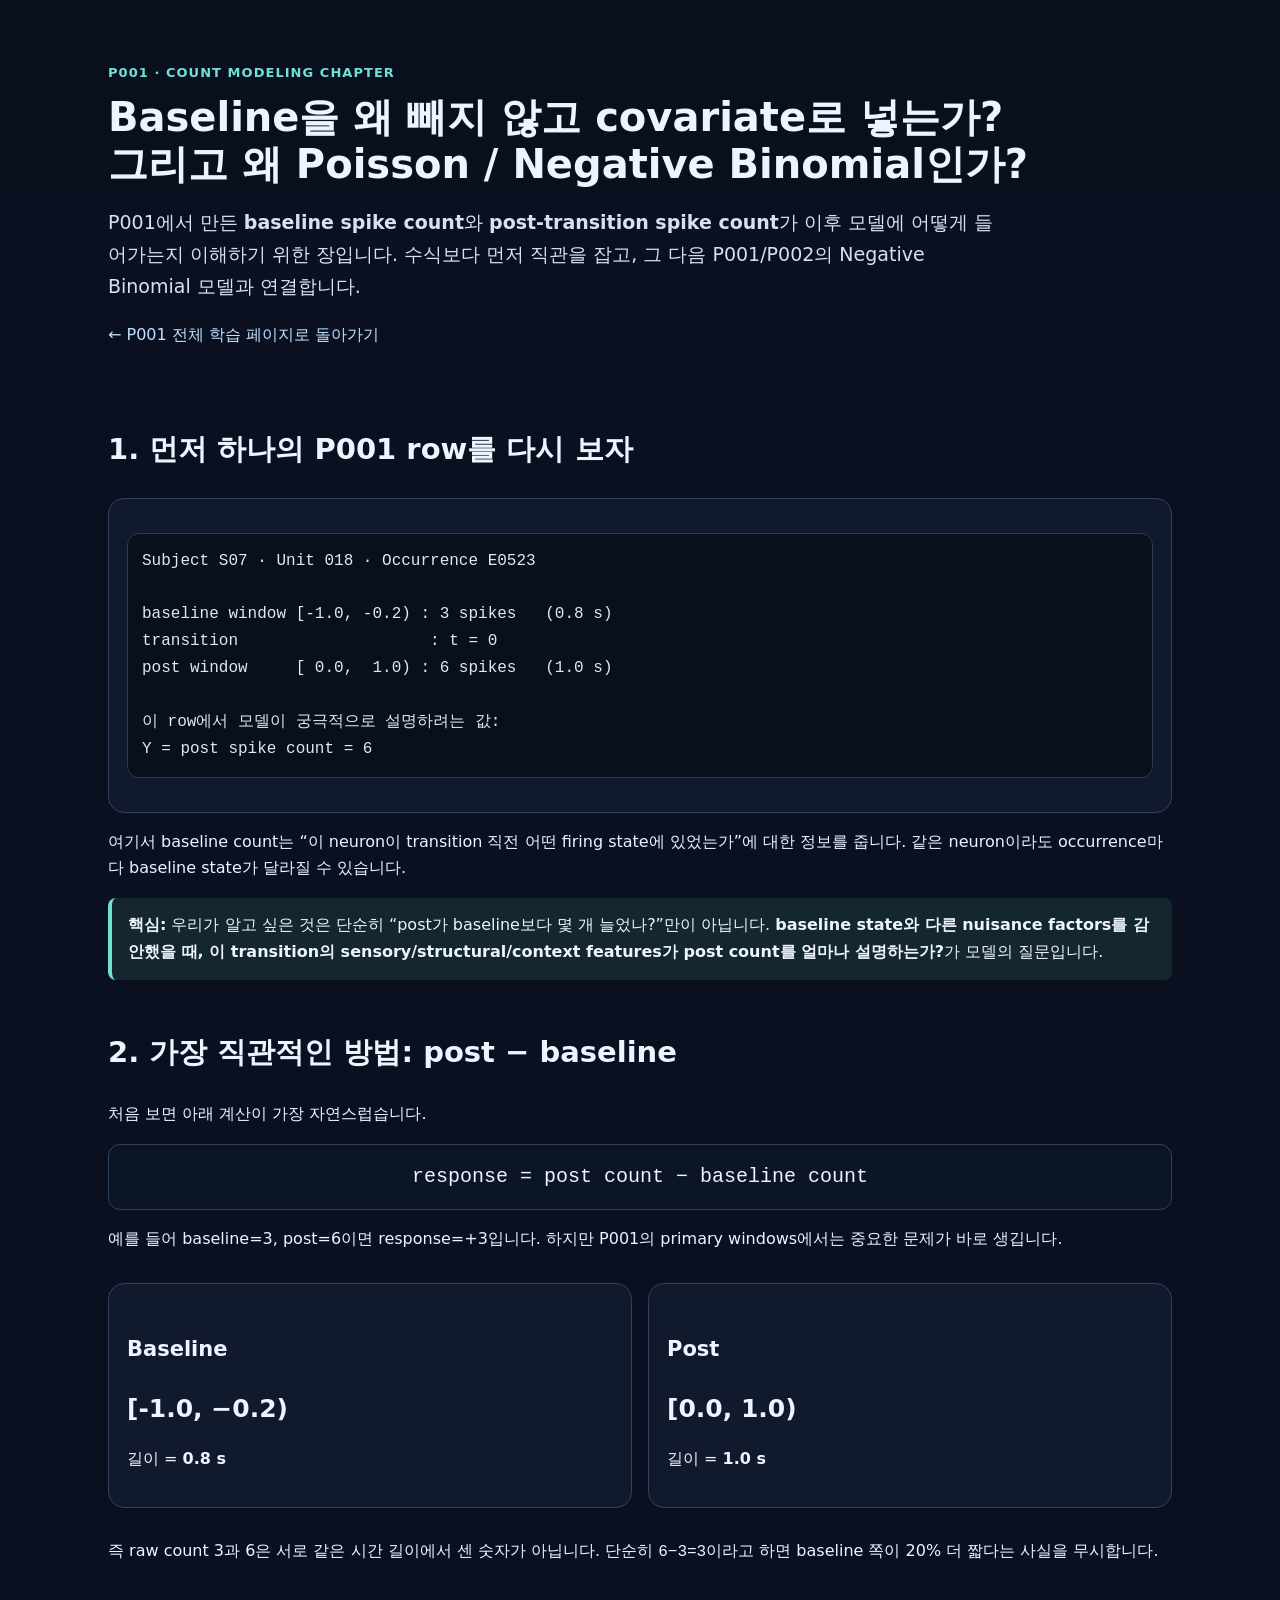
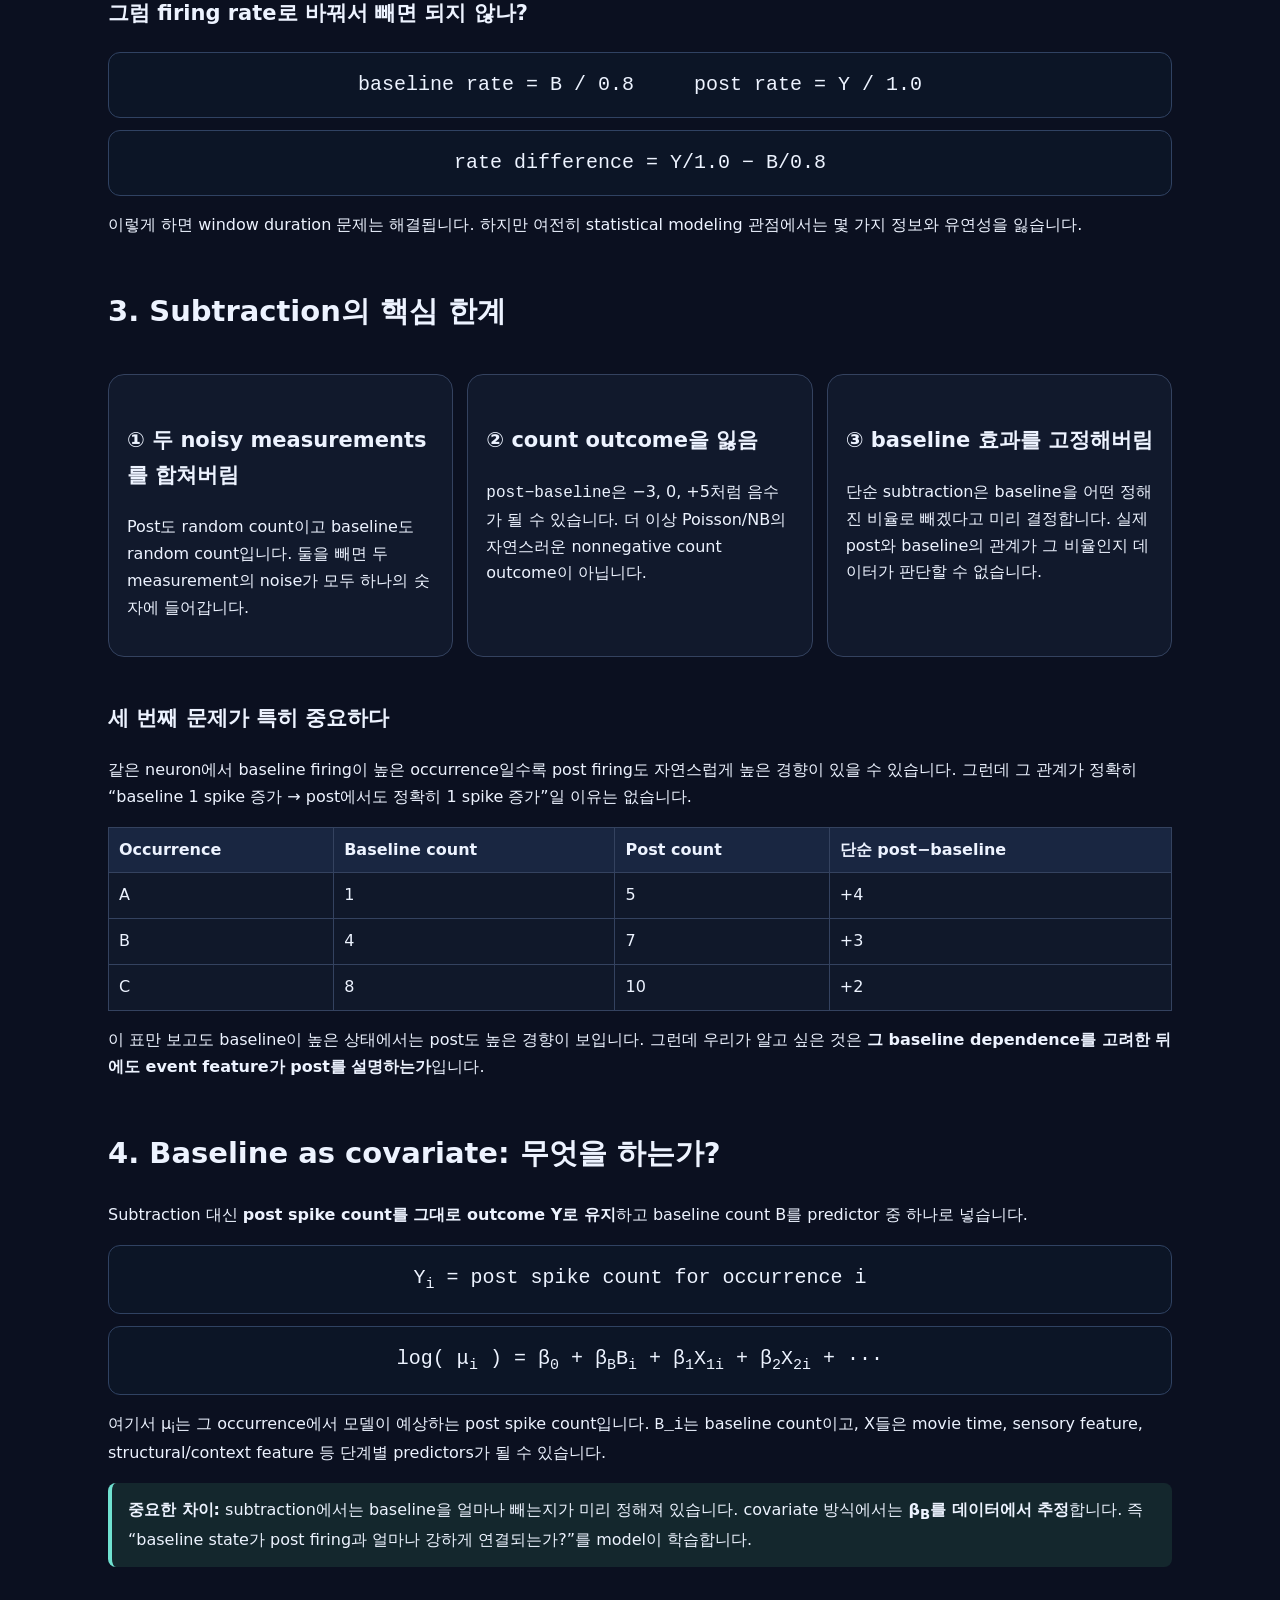
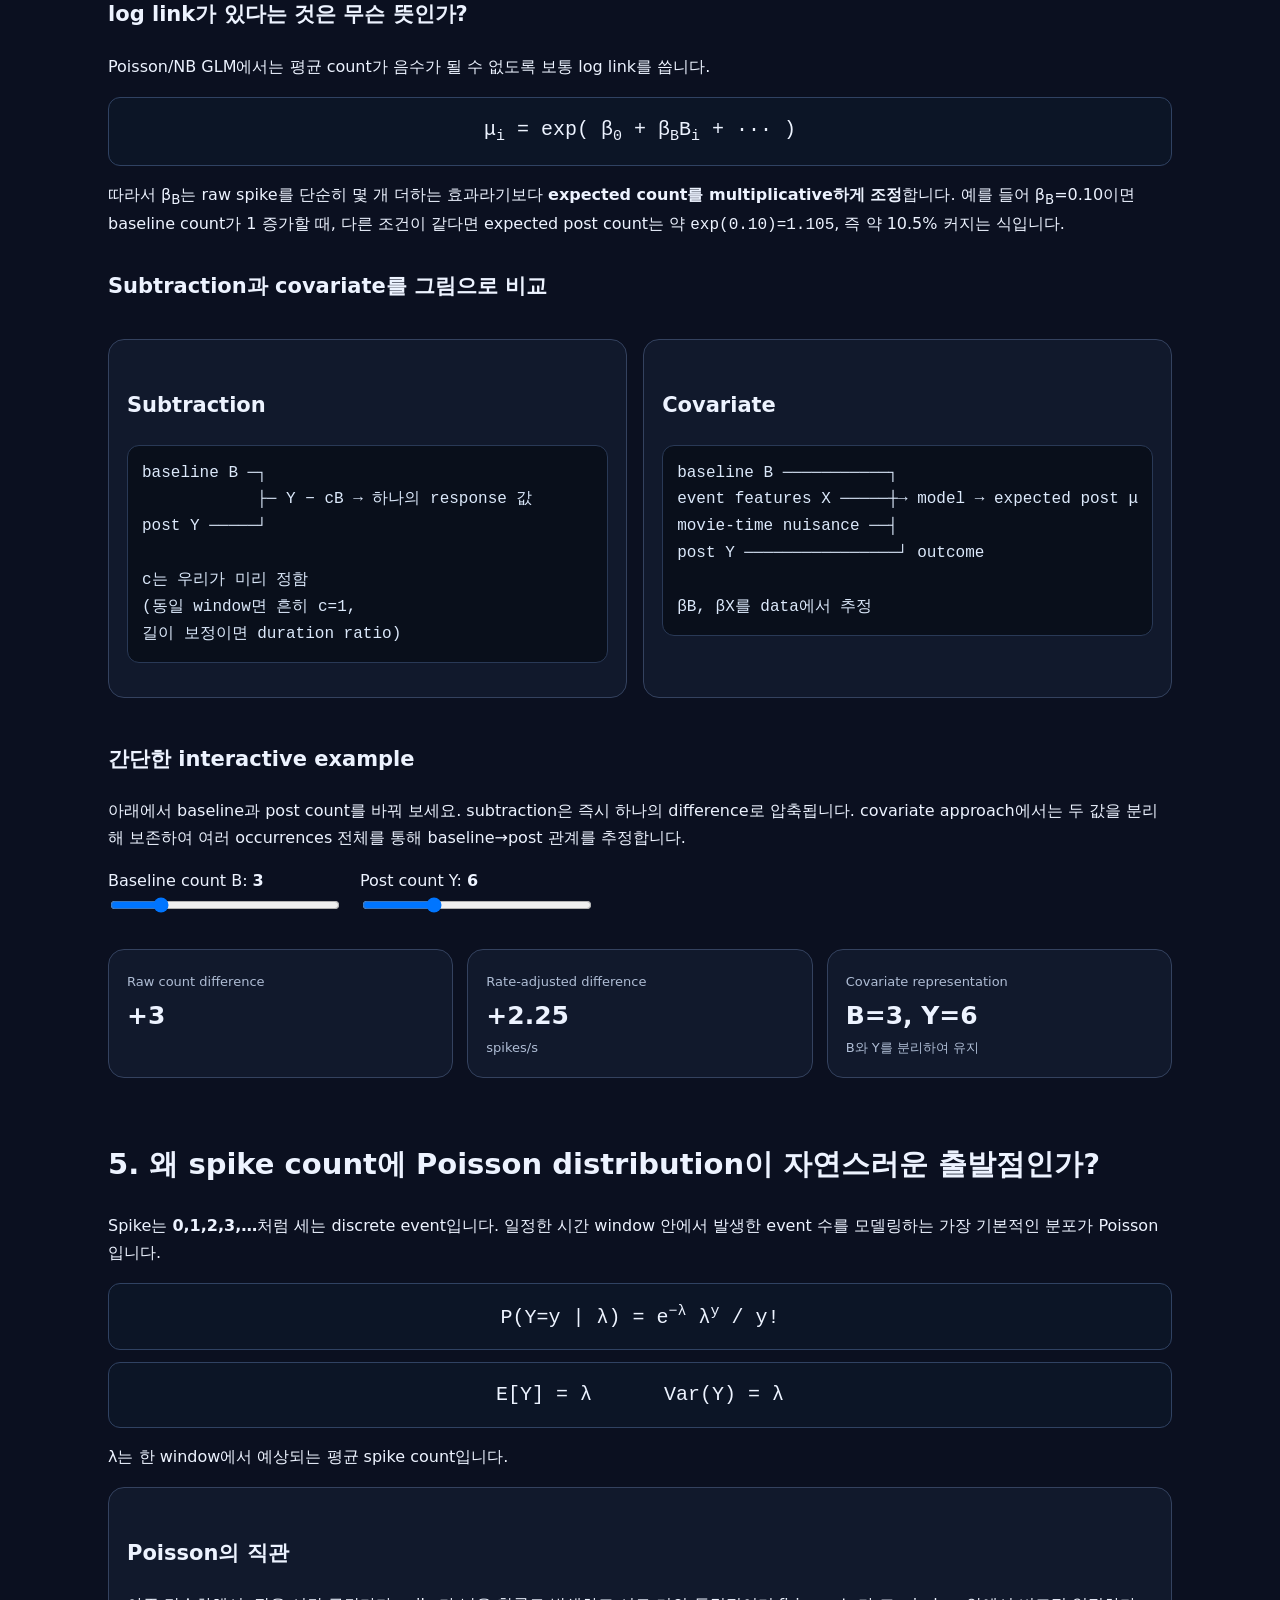
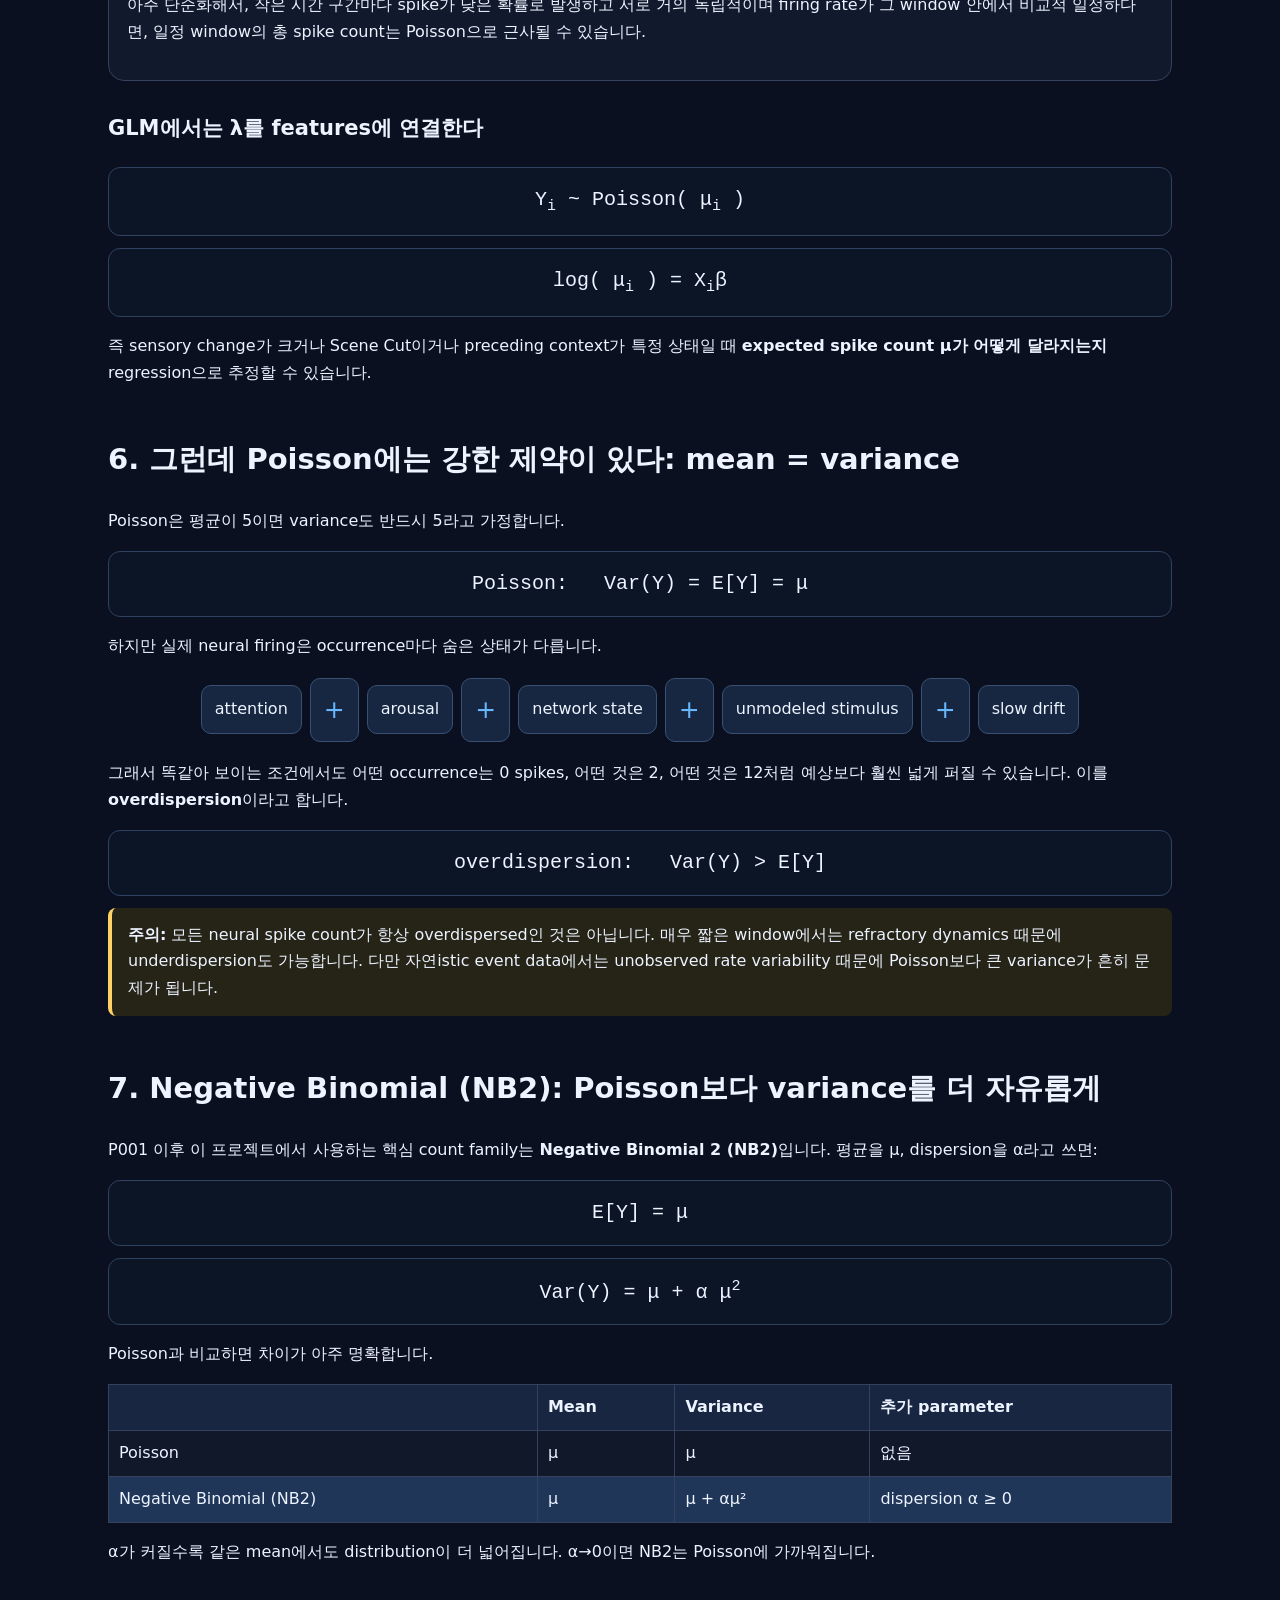
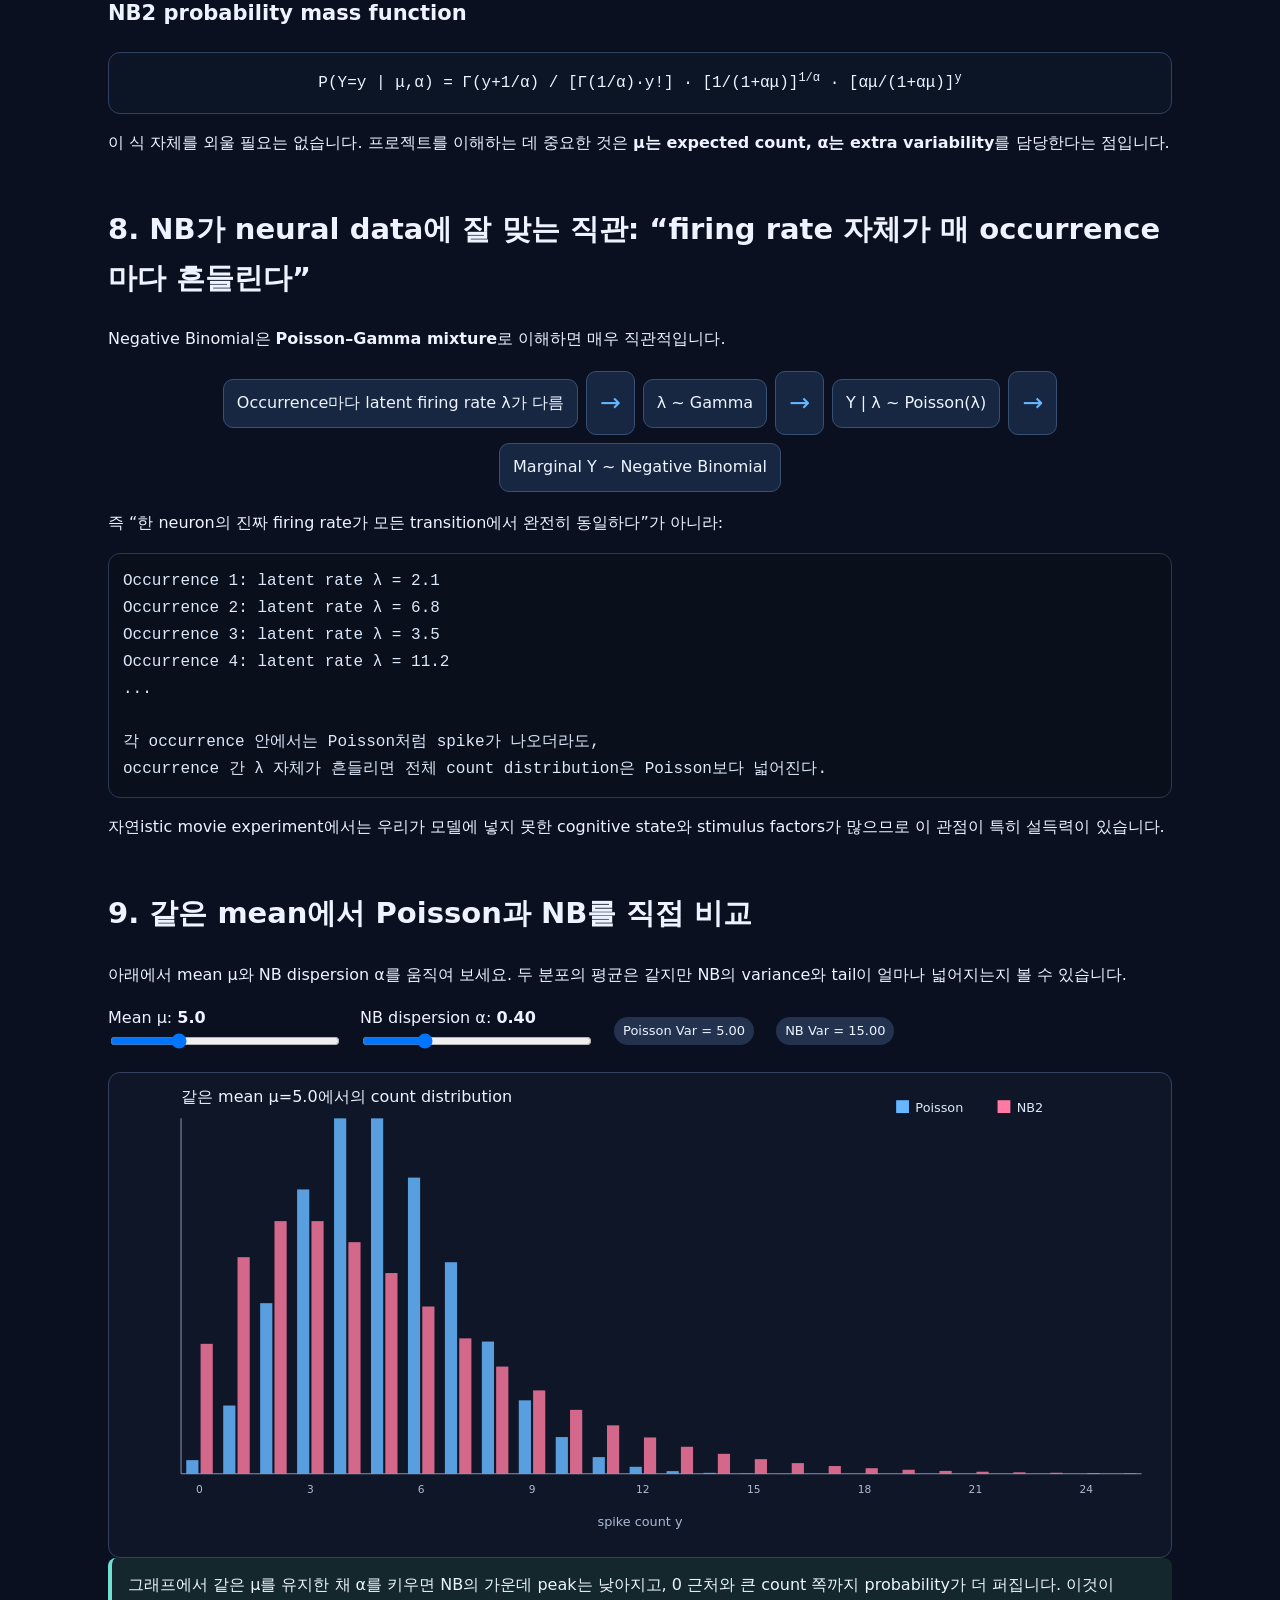
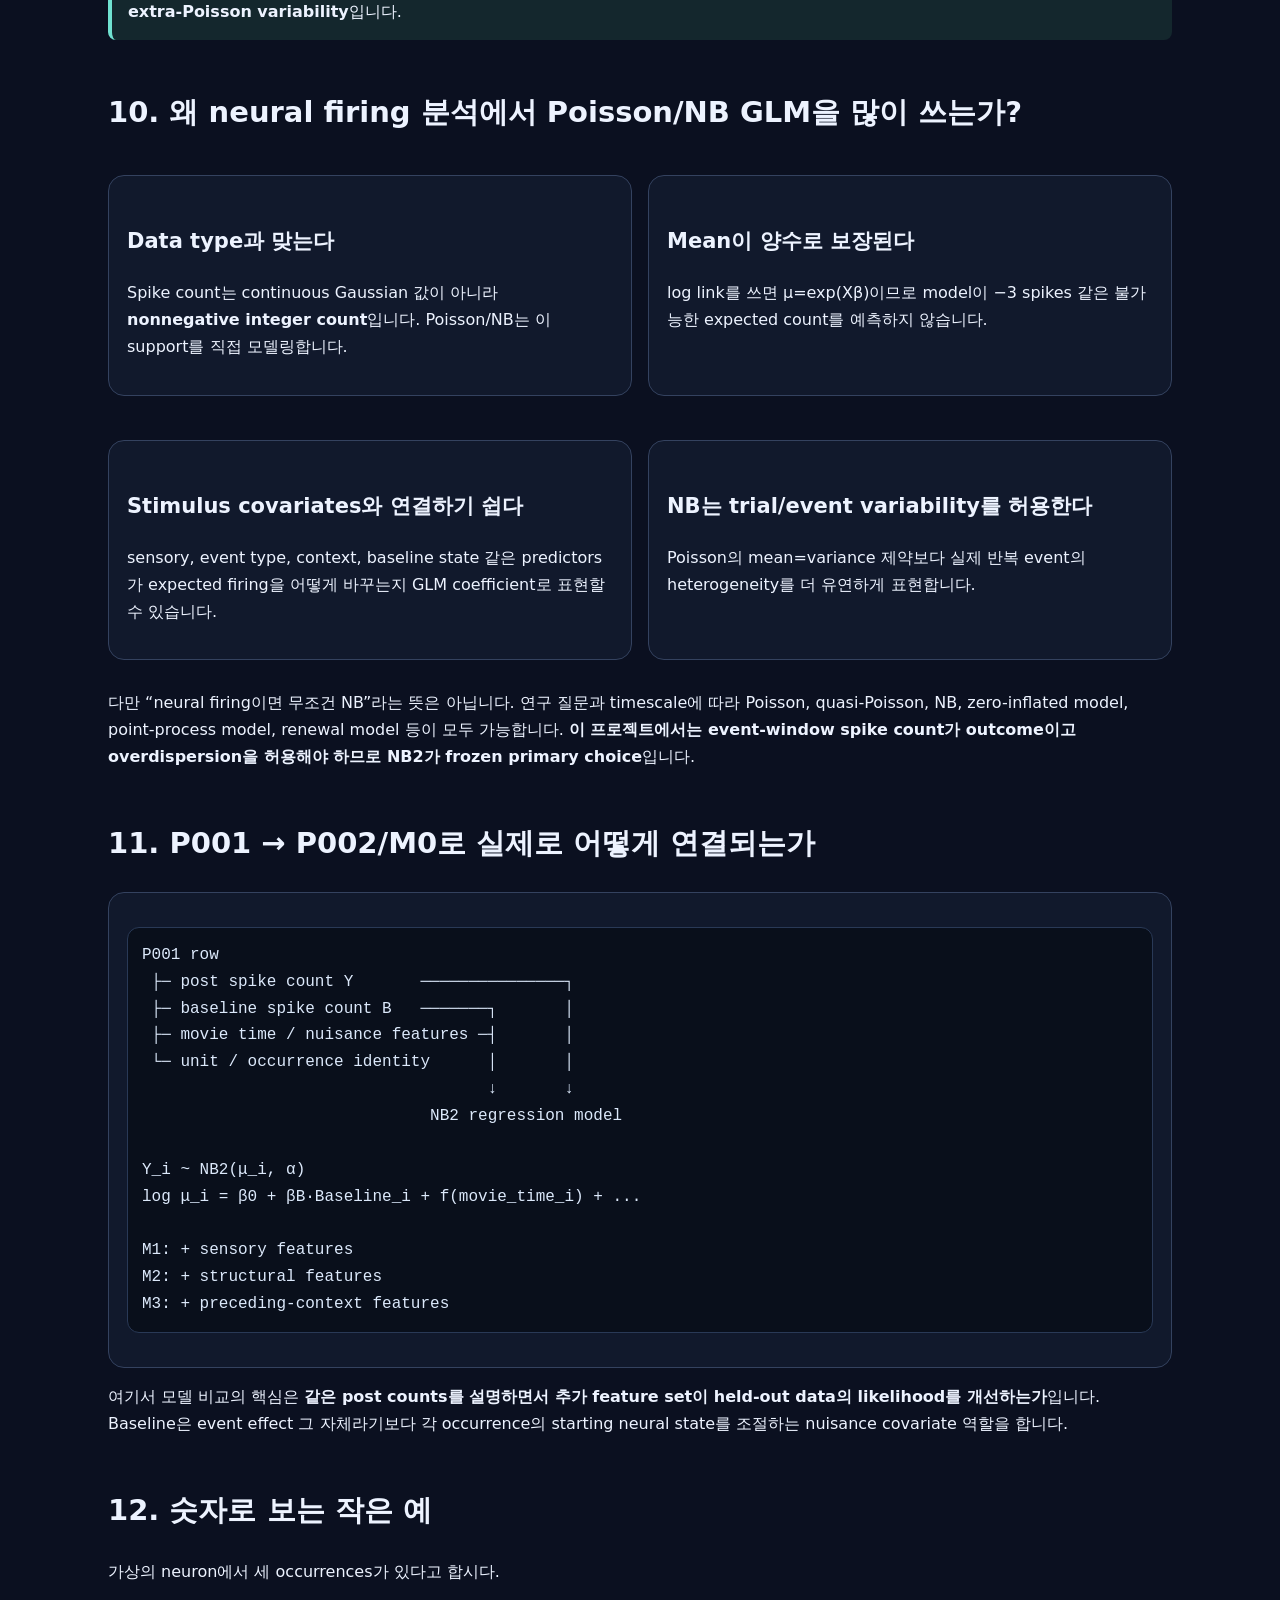
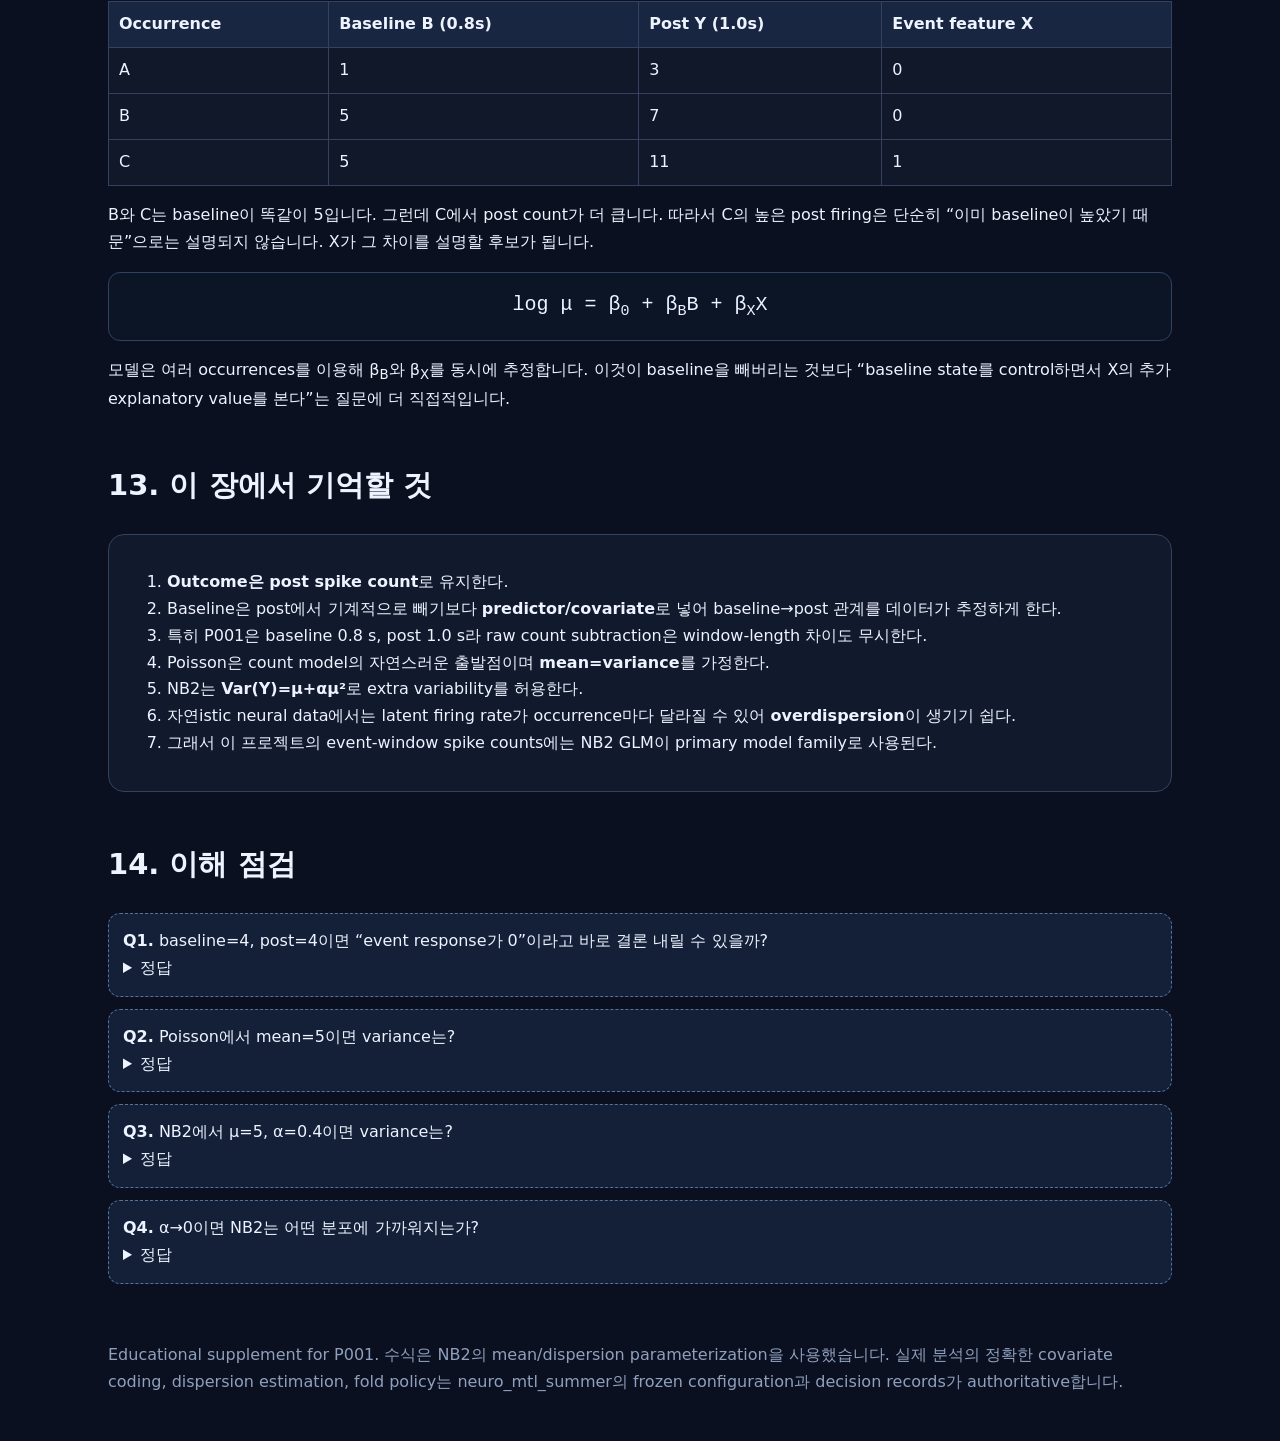
<file: p001_count_models_content.html>
<!doctype html>
<html lang="ko">
<head>
<meta charset="utf-8" />
<meta name="viewport" content="width=device-width,initial-scale=1" />
<title>P001 — Baseline covariate, Poisson, Negative Binomial</title>
<style>
:root{--bg:#0b1020;--panel:#121a2d;--panel2:#17233b;--text:#edf3ff;--muted:#afbdd5;--line:#34425f;--cyan:#70e1d0;--blue:#67b7ff;--yellow:#ffd166;--pink:#ff7aa2;--green:#8dde8d;--red:#ff8686;--code:#090f1b}
*{box-sizing:border-box}body{margin:0;background:linear-gradient(180deg,#090f1b,#0b1020 260px);color:var(--text);font:16px/1.68 system-ui,-apple-system,BlinkMacSystemFont,"Segoe UI",sans-serif}.wrap{max-width:1120px;margin:auto;padding:28px}.hero{padding:34px 0 12px}.eyebrow{color:var(--cyan);font-size:13px;font-weight:800;letter-spacing:.08em;text-transform:uppercase}h1{font-size:40px;line-height:1.18;margin:.25em 0}h2{font-size:29px;margin-top:48px}h3{font-size:21px;margin-top:30px}.lead{font-size:19px;color:#d6e2f4;max-width:900px}.card{background:rgba(18,26,45,.94);border:1px solid var(--line);border-radius:16px;padding:18px;margin:14px 0}.two{display:grid;grid-template-columns:1fr 1fr;gap:16px}.three{display:grid;grid-template-columns:repeat(3,1fr);gap:14px}.key{border-left:4px solid var(--cyan);background:#14272d;padding:14px 16px;border-radius:8px}.note{border-left:4px solid var(--yellow);background:#252417;padding:14px 16px;border-radius:8px}.warn{border-left:4px solid var(--red);background:#291b22;padding:14px 16px;border-radius:8px}.eq{background:#0c1526;border:1px solid #304262;border-radius:12px;padding:16px;text-align:center;font:20px/1.6 ui-monospace,SFMono-Regular,Menlo,monospace;margin:12px 0;overflow:auto}.eq .sub{font-size:.75em;vertical-align:sub}.eq .sup{font-size:.75em;vertical-align:super}.small{font-size:13px;color:var(--muted)}code,pre{font-family:ui-monospace,SFMono-Regular,Menlo,monospace}pre{background:var(--code);border:1px solid #293956;border-radius:12px;padding:14px;overflow:auto;color:#dce9fb}table{width:100%;border-collapse:collapse;margin:14px 0;background:#10182a}th,td{border:1px solid #34425f;padding:9px 10px;text-align:left}th{background:#192641}.hl{background:#203659}.good{color:var(--green)}.bad{color:var(--red)}.pill{display:inline-block;background:#22324f;border-radius:99px;padding:3px 9px;font-size:13px;margin:2px}.svgbox{background:#0e1628;border:1px solid #34425f;border-radius:12px;padding:8px;overflow:auto}.controls{display:flex;gap:18px;flex-wrap:wrap;align-items:center;margin:14px 0}.controls input[type=range]{width:230px}.big{font-size:25px;font-weight:800}.flow{display:flex;gap:8px;flex-wrap:wrap;align-items:center;justify-content:center;margin:18px 0}.flow span{background:#172741;border:1px solid #385173;padding:10px 13px;border-radius:10px}.arrow{color:var(--blue);font-size:25px}.nav a{color:#bfe1ff;text-decoration:none}.quiz{background:#132038;border:1px dashed #577298;border-radius:12px;padding:14px;margin:12px 0}.barlabel{font-size:12px;color:var(--muted)}@media(max-width:760px){.two,.three{grid-template-columns:1fr}h1{font-size:33px}.wrap{padding:18px}}
</style>
</head>
<body>
<div class="wrap">
<header class="hero">
<div class="eyebrow">P001 · Count modeling chapter</div>
<h1>Baseline을 왜 빼지 않고 covariate로 넣는가?<br>그리고 왜 Poisson / Negative Binomial인가?</h1>
<p class="lead">P001에서 만든 <b>baseline spike count</b>와 <b>post-transition spike count</b>가 이후 모델에 어떻게 들어가는지 이해하기 위한 장입니다. 수식보다 먼저 직관을 잡고, 그 다음 P001/P002의 Negative Binomial 모델과 연결합니다.</p>
<p class="nav"><a href="./">← P001 전체 학습 페이지로 돌아가기</a></p>
</header>

<section id="setup">
<h2>1. 먼저 하나의 P001 row를 다시 보자</h2>
<div class="card">
<pre>Subject S07 · Unit 018 · Occurrence E0523

baseline window [-1.0, -0.2) : 3 spikes   (0.8 s)
transition                    : t = 0
post window     [ 0.0,  1.0) : 6 spikes   (1.0 s)

이 row에서 모델이 궁극적으로 설명하려는 값:
Y = post spike count = 6</pre>
</div>
<p>여기서 baseline count는 “이 neuron이 transition 직전 어떤 firing state에 있었는가”에 대한 정보를 줍니다. 같은 neuron이라도 occurrence마다 baseline state가 달라질 수 있습니다.</p>
<div class="key"><b>핵심:</b> 우리가 알고 싶은 것은 단순히 “post가 baseline보다 몇 개 늘었나?”만이 아닙니다. <b>baseline state와 다른 nuisance factors를 감안했을 때, 이 transition의 sensory/structural/context features가 post count를 얼마나 설명하는가?</b>가 모델의 질문입니다.</div>
</section>

<section id="subtraction">
<h2>2. 가장 직관적인 방법: post − baseline</h2>
<p>처음 보면 아래 계산이 가장 자연스럽습니다.</p>
<div class="eq">response = post count − baseline count</div>
<p>예를 들어 baseline=3, post=6이면 response=+3입니다. 하지만 P001의 primary windows에서는 중요한 문제가 바로 생깁니다.</p>
<div class="two">
<div class="card"><h3>Baseline</h3><div class="big">[-1.0, −0.2)</div><p>길이 = <b>0.8 s</b></p></div>
<div class="card"><h3>Post</h3><div class="big">[0.0, 1.0)</div><p>길이 = <b>1.0 s</b></p></div>
</div>
<p>즉 raw count 3과 6은 서로 같은 시간 길이에서 센 숫자가 아닙니다. 단순히 <code>6−3=3</code>이라고 하면 baseline 쪽이 20% 더 짧다는 사실을 무시합니다.</p>
<h3>그럼 firing rate로 바꿔서 빼면 되지 않나?</h3>
<div class="eq">baseline rate = B / 0.8 &nbsp;&nbsp;&nbsp; post rate = Y / 1.0</div>
<div class="eq">rate difference = Y/1.0 − B/0.8</div>
<p>이렇게 하면 window duration 문제는 해결됩니다. 하지만 여전히 statistical modeling 관점에서는 몇 가지 정보와 유연성을 잃습니다.</p>
</section>

<section id="why-not-subtract">
<h2>3. Subtraction의 핵심 한계</h2>
<div class="three">
<div class="card"><h3>① 두 noisy measurements를 합쳐버림</h3><p>Post도 random count이고 baseline도 random count입니다. 둘을 빼면 두 measurement의 noise가 모두 하나의 숫자에 들어갑니다.</p></div>
<div class="card"><h3>② count outcome을 잃음</h3><p><code>post−baseline</code>은 −3, 0, +5처럼 음수가 될 수 있습니다. 더 이상 Poisson/NB의 자연스러운 nonnegative count outcome이 아닙니다.</p></div>
<div class="card"><h3>③ baseline 효과를 고정해버림</h3><p>단순 subtraction은 baseline을 어떤 정해진 비율로 빼겠다고 미리 결정합니다. 실제 post와 baseline의 관계가 그 비율인지 데이터가 판단할 수 없습니다.</p></div>
</div>

<h3>세 번째 문제가 특히 중요하다</h3>
<p>같은 neuron에서 baseline firing이 높은 occurrence일수록 post firing도 자연스럽게 높은 경향이 있을 수 있습니다. 그런데 그 관계가 정확히 “baseline 1 spike 증가 → post에서도 정확히 1 spike 증가”일 이유는 없습니다.</p>
<table>
<thead><tr><th>Occurrence</th><th>Baseline count</th><th>Post count</th><th>단순 post−baseline</th></tr></thead>
<tbody>
<tr><td>A</td><td>1</td><td>5</td><td>+4</td></tr>
<tr><td>B</td><td>4</td><td>7</td><td>+3</td></tr>
<tr><td>C</td><td>8</td><td>10</td><td>+2</td></tr>
</tbody>
</table>
<p>이 표만 보고도 baseline이 높은 상태에서는 post도 높은 경향이 보입니다. 그런데 우리가 알고 싶은 것은 <b>그 baseline dependence를 고려한 뒤에도 event feature가 post를 설명하는가</b>입니다.</p>
</section>

<section id="covariate">
<h2>4. Baseline as covariate: 무엇을 하는가?</h2>
<p>Subtraction 대신 <b>post spike count를 그대로 outcome Y로 유지</b>하고 baseline count B를 predictor 중 하나로 넣습니다.</p>
<div class="eq">Y<span class="sub">i</span> = post spike count for occurrence i</div>
<div class="eq">log( μ<span class="sub">i</span> ) = β<span class="sub">0</span> + β<span class="sub">B</span>B<span class="sub">i</span> + β<span class="sub">1</span>X<span class="sub">1i</span> + β<span class="sub">2</span>X<span class="sub">2i</span> + ···</div>
<p>여기서 μ<sub>i</sub>는 그 occurrence에서 모델이 예상하는 post spike count입니다. <code>B_i</code>는 baseline count이고, X들은 movie time, sensory feature, structural/context feature 등 단계별 predictors가 될 수 있습니다.</p>
<div class="key"><b>중요한 차이:</b> subtraction에서는 baseline을 얼마나 빼는지가 미리 정해져 있습니다. covariate 방식에서는 <b>β<sub>B</sub>를 데이터에서 추정</b>합니다. 즉 “baseline state가 post firing과 얼마나 강하게 연결되는가?”를 model이 학습합니다.</div>

<h3>log link가 있다는 것은 무슨 뜻인가?</h3>
<p>Poisson/NB GLM에서는 평균 count가 음수가 될 수 없도록 보통 log link를 씁니다.</p>
<div class="eq">μ<span class="sub">i</span> = exp( β<span class="sub">0</span> + β<span class="sub">B</span>B<span class="sub">i</span> + ··· )</div>
<p>따라서 β<sub>B</sub>는 raw spike를 단순히 몇 개 더하는 효과라기보다 <b>expected count를 multiplicative하게 조정</b>합니다. 예를 들어 β<sub>B</sub>=0.10이면 baseline count가 1 증가할 때, 다른 조건이 같다면 expected post count는 약 <code>exp(0.10)=1.105</code>, 즉 약 10.5% 커지는 식입니다.</p>

<h3>Subtraction과 covariate를 그림으로 비교</h3>
<div class="two">
<div class="card"><h3>Subtraction</h3><pre>baseline B ─┐
            ├─ Y − cB → 하나의 response 값
post Y ─────┘

c는 우리가 미리 정함
(동일 window면 흔히 c=1,
길이 보정이면 duration ratio)</pre></div>
<div class="card"><h3>Covariate</h3><pre>baseline B ───────────┐
event features X ─────┼→ model → expected post μ
movie-time nuisance ──┤
post Y ────────────────┘ outcome

βB, βX를 data에서 추정</pre></div>
</div>

<h3>간단한 interactive example</h3>
<p>아래에서 baseline과 post count를 바꿔 보세요. subtraction은 즉시 하나의 difference로 압축됩니다. covariate approach에서는 두 값을 분리해 보존하여 여러 occurrences 전체를 통해 baseline→post 관계를 추정합니다.</p>
<div class="controls">
<label>Baseline count B: <b id="bVal">3</b><br><input id="bSlider" type="range" min="0" max="15" value="3"></label>
<label>Post count Y: <b id="yVal">6</b><br><input id="ySlider" type="range" min="0" max="20" value="6"></label>
</div>
<div class="three">
<div class="card"><span class="small">Raw count difference</span><div id="rawDiff" class="big"></div></div>
<div class="card"><span class="small">Rate-adjusted difference</span><div id="rateDiff" class="big"></div><div class="small">spikes/s</div></div>
<div class="card"><span class="small">Covariate representation</span><div id="covRep" class="big"></div><div class="small">B와 Y를 분리하여 유지</div></div>
</div>
</section>

<section id="poisson">
<h2>5. 왜 spike count에 Poisson distribution이 자연스러운 출발점인가?</h2>
<p>Spike는 <b>0,1,2,3,…</b>처럼 세는 discrete event입니다. 일정한 시간 window 안에서 발생한 event 수를 모델링하는 가장 기본적인 분포가 Poisson입니다.</p>
<div class="eq">P(Y=y | λ) = e<span class="sup">−λ</span> λ<span class="sup">y</span> / y!</div>
<div class="eq">E[Y] = λ &nbsp;&nbsp;&nbsp;&nbsp; Var(Y) = λ</div>
<p>λ는 한 window에서 예상되는 평균 spike count입니다.</p>
<div class="card"><h3>Poisson의 직관</h3><p>아주 단순화해서, 작은 시간 구간마다 spike가 낮은 확률로 발생하고 서로 거의 독립적이며 firing rate가 그 window 안에서 비교적 일정하다면, 일정 window의 총 spike count는 Poisson으로 근사될 수 있습니다.</p></div>

<h3>GLM에서는 λ를 features에 연결한다</h3>
<div class="eq">Y<span class="sub">i</span> ~ Poisson( μ<span class="sub">i</span> )</div>
<div class="eq">log( μ<span class="sub">i</span> ) = X<span class="sub">i</span>β</div>
<p>즉 sensory change가 크거나 Scene Cut이거나 preceding context가 특정 상태일 때 <b>expected spike count μ가 어떻게 달라지는지</b> regression으로 추정할 수 있습니다.</p>
</section>

<section id="poisson-problem">
<h2>6. 그런데 Poisson에는 강한 제약이 있다: mean = variance</h2>
<p>Poisson은 평균이 5이면 variance도 반드시 5라고 가정합니다.</p>
<div class="eq">Poisson: &nbsp; Var(Y) = E[Y] = μ</div>
<p>하지만 실제 neural firing은 occurrence마다 숨은 상태가 다릅니다.</p>
<div class="flow"><span>attention</span><span class="arrow">+</span><span>arousal</span><span class="arrow">+</span><span>network state</span><span class="arrow">+</span><span>unmodeled stimulus</span><span class="arrow">+</span><span>slow drift</span></div>
<p>그래서 똑같아 보이는 조건에서도 어떤 occurrence는 0 spikes, 어떤 것은 2, 어떤 것은 12처럼 예상보다 훨씬 넓게 퍼질 수 있습니다. 이를 <b>overdispersion</b>이라고 합니다.</p>
<div class="eq">overdispersion: &nbsp; Var(Y) &gt; E[Y]</div>
<div class="note"><b>주의:</b> 모든 neural spike count가 항상 overdispersed인 것은 아닙니다. 매우 짧은 window에서는 refractory dynamics 때문에 underdispersion도 가능합니다. 다만 자연istic event data에서는 unobserved rate variability 때문에 Poisson보다 큰 variance가 흔히 문제가 됩니다.</div>
</section>

<section id="nb">
<h2>7. Negative Binomial (NB2): Poisson보다 variance를 더 자유롭게</h2>
<p>P001 이후 이 프로젝트에서 사용하는 핵심 count family는 <b>Negative Binomial 2 (NB2)</b>입니다. 평균을 μ, dispersion을 α라고 쓰면:</p>
<div class="eq">E[Y] = μ</div>
<div class="eq">Var(Y) = μ + α μ<span class="sup">2</span></div>
<p>Poisson과 비교하면 차이가 아주 명확합니다.</p>
<table>
<thead><tr><th></th><th>Mean</th><th>Variance</th><th>추가 parameter</th></tr></thead>
<tbody><tr><td>Poisson</td><td>μ</td><td>μ</td><td>없음</td></tr><tr class="hl"><td>Negative Binomial (NB2)</td><td>μ</td><td>μ + αμ²</td><td>dispersion α ≥ 0</td></tr></tbody>
</table>
<p>α가 커질수록 같은 mean에서도 distribution이 더 넓어집니다. α→0이면 NB2는 Poisson에 가까워집니다.</p>

<h3>NB2 probability mass function</h3>
<div class="eq" style="font-size:16px">P(Y=y | μ,α) = Γ(y+1/α) / [Γ(1/α)·y!] · [1/(1+αμ)]<span class="sup">1/α</span> · [αμ/(1+αμ)]<span class="sup">y</span></div>
<p>이 식 자체를 외울 필요는 없습니다. 프로젝트를 이해하는 데 중요한 것은 <b>μ는 expected count, α는 extra variability</b>를 담당한다는 점입니다.</p>
</section>

<section id="mixture">
<h2>8. NB가 neural data에 잘 맞는 직관: “firing rate 자체가 매 occurrence마다 흔들린다”</h2>
<p>Negative Binomial은 <b>Poisson–Gamma mixture</b>로 이해하면 매우 직관적입니다.</p>
<div class="flow"><span>Occurrence마다 latent firing rate λ가 다름</span><span class="arrow">→</span><span>λ ~ Gamma</span><span class="arrow">→</span><span>Y | λ ~ Poisson(λ)</span><span class="arrow">→</span><span>Marginal Y ~ Negative Binomial</span></div>
<p>즉 “한 neuron의 진짜 firing rate가 모든 transition에서 완전히 동일하다”가 아니라:</p>
<pre>Occurrence 1: latent rate λ = 2.1
Occurrence 2: latent rate λ = 6.8
Occurrence 3: latent rate λ = 3.5
Occurrence 4: latent rate λ = 11.2
...

각 occurrence 안에서는 Poisson처럼 spike가 나오더라도,
occurrence 간 λ 자체가 흔들리면 전체 count distribution은 Poisson보다 넓어진다.</pre>
<p>자연istic movie experiment에서는 우리가 모델에 넣지 못한 cognitive state와 stimulus factors가 많으므로 이 관점이 특히 설득력이 있습니다.</p>
</section>

<section id="interactive-dist">
<h2>9. 같은 mean에서 Poisson과 NB를 직접 비교</h2>
<p>아래에서 mean μ와 NB dispersion α를 움직여 보세요. 두 분포의 평균은 같지만 NB의 variance와 tail이 얼마나 넓어지는지 볼 수 있습니다.</p>
<div class="controls">
<label>Mean μ: <b id="muVal">5.0</b><br><input id="muSlider" type="range" min="1" max="15" step="0.5" value="5"></label>
<label>NB dispersion α: <b id="alphaVal">0.40</b><br><input id="alphaSlider" type="range" min="0.02" max="1.5" step="0.02" value="0.4"></label>
<span class="pill" id="poisVar"></span><span class="pill" id="nbVar"></span>
</div>
<div class="svgbox"><svg id="distSvg" viewBox="0 0 980 430" width="100%" aria-label="Poisson and negative binomial distribution comparison"></svg></div>
<div class="key">그래프에서 같은 μ를 유지한 채 α를 키우면 NB의 가운데 peak는 낮아지고, 0 근처와 큰 count 쪽까지 probability가 더 퍼집니다. 이것이 <b>extra-Poisson variability</b>입니다.</div>
</section>

<section id="why-neural">
<h2>10. 왜 neural firing 분석에서 Poisson/NB GLM을 많이 쓰는가?</h2>
<div class="two">
<div class="card"><h3>Data type과 맞는다</h3><p>Spike count는 continuous Gaussian 값이 아니라 <b>nonnegative integer count</b>입니다. Poisson/NB는 이 support를 직접 모델링합니다.</p></div>
<div class="card"><h3>Mean이 양수로 보장된다</h3><p>log link를 쓰면 μ=exp(Xβ)이므로 model이 −3 spikes 같은 불가능한 expected count를 예측하지 않습니다.</p></div>
<div class="card"><h3>Stimulus covariates와 연결하기 쉽다</h3><p>sensory, event type, context, baseline state 같은 predictors가 expected firing을 어떻게 바꾸는지 GLM coefficient로 표현할 수 있습니다.</p></div>
<div class="card"><h3>NB는 trial/event variability를 허용한다</h3><p>Poisson의 mean=variance 제약보다 실제 반복 event의 heterogeneity를 더 유연하게 표현합니다.</p></div>
</div>
<p>다만 “neural firing이면 무조건 NB”라는 뜻은 아닙니다. 연구 질문과 timescale에 따라 Poisson, quasi-Poisson, NB, zero-inflated model, point-process model, renewal model 등이 모두 가능합니다. <b>이 프로젝트에서는 event-window spike count가 outcome이고 overdispersion을 허용해야 하므로 NB2가 frozen primary choice</b>입니다.</p>
</section>

<section id="p001-link">
<h2>11. P001 → P002/M0로 실제로 어떻게 연결되는가</h2>
<div class="card"><pre>P001 row
 ├─ post spike count Y       ───────────────┐
 ├─ baseline spike count B   ───────┐       │
 ├─ movie time / nuisance features ─┤       │
 └─ unit / occurrence identity      │       │
                                    ↓       ↓
                              NB2 regression model

Y_i ~ NB2(μ_i, α)
log μ_i = β0 + βB·Baseline_i + f(movie_time_i) + ...

M1: + sensory features
M2: + structural features
M3: + preceding-context features</pre></div>
<p>여기서 모델 비교의 핵심은 <b>같은 post counts를 설명하면서 추가 feature set이 held-out data의 likelihood를 개선하는가</b>입니다. Baseline은 event effect 그 자체라기보다 각 occurrence의 starting neural state를 조절하는 nuisance covariate 역할을 합니다.</p>
</section>

<section id="worked">
<h2>12. 숫자로 보는 작은 예</h2>
<p>가상의 neuron에서 세 occurrences가 있다고 합시다.</p>
<table><thead><tr><th>Occurrence</th><th>Baseline B (0.8s)</th><th>Post Y (1.0s)</th><th>Event feature X</th></tr></thead><tbody>
<tr><td>A</td><td>1</td><td>3</td><td>0</td></tr><tr><td>B</td><td>5</td><td>7</td><td>0</td></tr><tr><td>C</td><td>5</td><td>11</td><td>1</td></tr>
</tbody></table>
<p>B와 C는 baseline이 똑같이 5입니다. 그런데 C에서 post count가 더 큽니다. 따라서 C의 높은 post firing은 단순히 “이미 baseline이 높았기 때문”으로는 설명되지 않습니다. X가 그 차이를 설명할 후보가 됩니다.</p>
<div class="eq">log μ = β<span class="sub">0</span> + β<span class="sub">B</span>B + β<span class="sub">X</span>X</div>
<p>모델은 여러 occurrences를 이용해 β<sub>B</sub>와 β<sub>X</sub>를 동시에 추정합니다. 이것이 baseline을 빼버리는 것보다 “baseline state를 control하면서 X의 추가 explanatory value를 본다”는 질문에 더 직접적입니다.</p>
</section>

<section id="takeaway">
<h2>13. 이 장에서 기억할 것</h2>
<div class="card">
<ol>
<li><b>Outcome은 post spike count</b>로 유지한다.</li>
<li>Baseline은 post에서 기계적으로 빼기보다 <b>predictor/covariate</b>로 넣어 baseline→post 관계를 데이터가 추정하게 한다.</li>
<li>특히 P001은 baseline 0.8 s, post 1.0 s라 raw count subtraction은 window-length 차이도 무시한다.</li>
<li>Poisson은 count model의 자연스러운 출발점이며 <b>mean=variance</b>를 가정한다.</li>
<li>NB2는 <b>Var(Y)=μ+αμ²</b>로 extra variability를 허용한다.</li>
<li>자연istic neural data에서는 latent firing rate가 occurrence마다 달라질 수 있어 <b>overdispersion</b>이 생기기 쉽다.</li>
<li>그래서 이 프로젝트의 event-window spike counts에는 NB2 GLM이 primary model family로 사용된다.</li>
</ol>
</div>
</section>

<section id="quiz">
<h2>14. 이해 점검</h2>
<div class="quiz"><b>Q1.</b> baseline=4, post=4이면 “event response가 0”이라고 바로 결론 내릴 수 있을까?<details><summary>정답</summary><p>아닙니다. 두 windows의 길이도 다르고, baseline과 post는 noisy counts입니다. 더 중요한 분석 질문은 baseline state와 nuisance variables를 조건으로 했을 때 post count가 event features에 의해 설명되는가입니다.</p></details></div>
<div class="quiz"><b>Q2.</b> Poisson에서 mean=5이면 variance는?<details><summary>정답</summary><p>5입니다. Poisson의 핵심 제약은 Var(Y)=E[Y]=μ입니다.</p></details></div>
<div class="quiz"><b>Q3.</b> NB2에서 μ=5, α=0.4이면 variance는?<details><summary>정답</summary><p>5 + 0.4×25 = 15입니다. 같은 mean=5인 Poisson의 variance 5보다 훨씬 넓습니다.</p></details></div>
<div class="quiz"><b>Q4.</b> α→0이면 NB2는 어떤 분포에 가까워지는가?<details><summary>정답</summary><p>Poisson에 가까워집니다.</p></details></div>
</section>

<footer style="margin:58px 0 20px;color:#8fa0bd"><p>Educational supplement for P001. 수식은 NB2의 mean/dispersion parameterization을 사용했습니다. 실제 분석의 정확한 covariate coding, dispersion estimation, fold policy는 neuro_mtl_summer의 frozen configuration과 decision records가 authoritative합니다.</p></footer>
</div>
<script>
function updateBaseline(){
 const B=+document.getElementById('bSlider').value,Y=+document.getElementById('ySlider').value;
 document.getElementById('bVal').textContent=B; document.getElementById('yVal').textContent=Y;
 document.getElementById('rawDiff').textContent=(Y-B>=0?'+':'')+(Y-B);
 const rd=Y/1.0-B/0.8; document.getElementById('rateDiff').textContent=(rd>=0?'+':'')+rd.toFixed(2);
 document.getElementById('covRep').textContent=`B=${B}, Y=${Y}`;
}
document.getElementById('bSlider').addEventListener('input',updateBaseline);document.getElementById('ySlider').addEventListener('input',updateBaseline);updateBaseline();

function logGamma(z){const p=[676.5203681218851,-1259.1392167224028,771.32342877765313,-176.61502916214059,12.507343278686905,-0.13857109526572012,9.984369578019571e-6,1.5056327351493116e-7];if(z<.5)return Math.log(Math.PI)-Math.log(Math.sin(Math.PI*z))-logGamma(1-z);z-=1;let x=.9999999999998099;for(let i=0;i<p.length;i++)x+=p[i]/(z+i+1);const t=z+p.length-.5;return .5*Math.log(2*Math.PI)+(z+.5)*Math.log(t)-t+Math.log(x)}
function logFact(n){return logGamma(n+1)}
function poisP(k,mu){return Math.exp(-mu+k*Math.log(mu)-logFact(k))}
function nbP(k,mu,a){const r=1/a;return Math.exp(logGamma(k+r)-logGamma(r)-logFact(k)+r*Math.log(r/(r+mu))+k*Math.log(mu/(r+mu)))}
function drawDist(){
 const mu=+document.getElementById('muSlider').value,a=+document.getElementById('alphaSlider').value;
 document.getElementById('muVal').textContent=mu.toFixed(1);document.getElementById('alphaVal').textContent=a.toFixed(2);
 document.getElementById('poisVar').textContent=`Poisson Var = ${mu.toFixed(2)}`;document.getElementById('nbVar').textContent=`NB Var = ${(mu+a*mu*mu).toFixed(2)}`;
 const svg=document.getElementById('distSvg'),W=980,H=430,L=60,R=20,T=35,B=62,maxK=Math.max(18,Math.ceil(mu+5*Math.sqrt(mu+a*mu*mu))),plotW=W-L-R,plotH=H-T-B;
 let vals=[];let maxP=0;for(let k=0;k<=maxK;k++){const p=poisP(k,mu),n=nbP(k,mu,a);vals.push({k,p,n});maxP=Math.max(maxP,p,n)}
 let s=`<rect width="${W}" height="${H}" fill="#0e1628"/><text x="${L}" y="20" fill="#edf3ff" font-size="15">같은 mean μ=${mu.toFixed(1)}에서의 count distribution</text><line x1="${L}" y1="${H-B}" x2="${W-R}" y2="${H-B}" stroke="#8290aa"/><line x1="${L}" y1="${T}" x2="${L}" y2="${H-B}" stroke="#8290aa"/>`;
 const groupW=plotW/(maxK+1),bw=Math.max(2,groupW*.33),y=p=>H-B-p/maxP*plotH;
 vals.forEach(d=>{const cx=L+(d.k+.5)*groupW;s+=`<rect x="${cx-bw-1}" y="${y(d.p)}" width="${bw}" height="${H-B-y(d.p)}" fill="#67b7ff" opacity=".85"/><rect x="${cx+1}" y="${y(d.n)}" width="${bw}" height="${H-B-y(d.n)}" fill="#ff7aa2" opacity=".82"/>`;if(d.k%Math.max(1,Math.ceil(maxK/12))===0)s+=`<text x="${cx}" y="${H-B+18}" text-anchor="middle" fill="#aebbd3" font-size="10">${d.k}</text>`});
 s+=`<text x="${W/2}" y="${H-13}" text-anchor="middle" fill="#aebbd3" font-size="12">spike count y</text><rect x="${W-250}" y="18" width="12" height="12" fill="#67b7ff"/><text x="${W-232}" y="29" fill="#dce9fb" font-size="12">Poisson</text><rect x="${W-155}" y="18" width="12" height="12" fill="#ff7aa2"/><text x="${W-137}" y="29" fill="#dce9fb" font-size="12">NB2</text>`;svg.innerHTML=s;
}
document.getElementById('muSlider').addEventListener('input',drawDist);document.getElementById('alphaSlider').addEventListener('input',drawDist);drawDist();
</script>
</body>
</html>
</file>
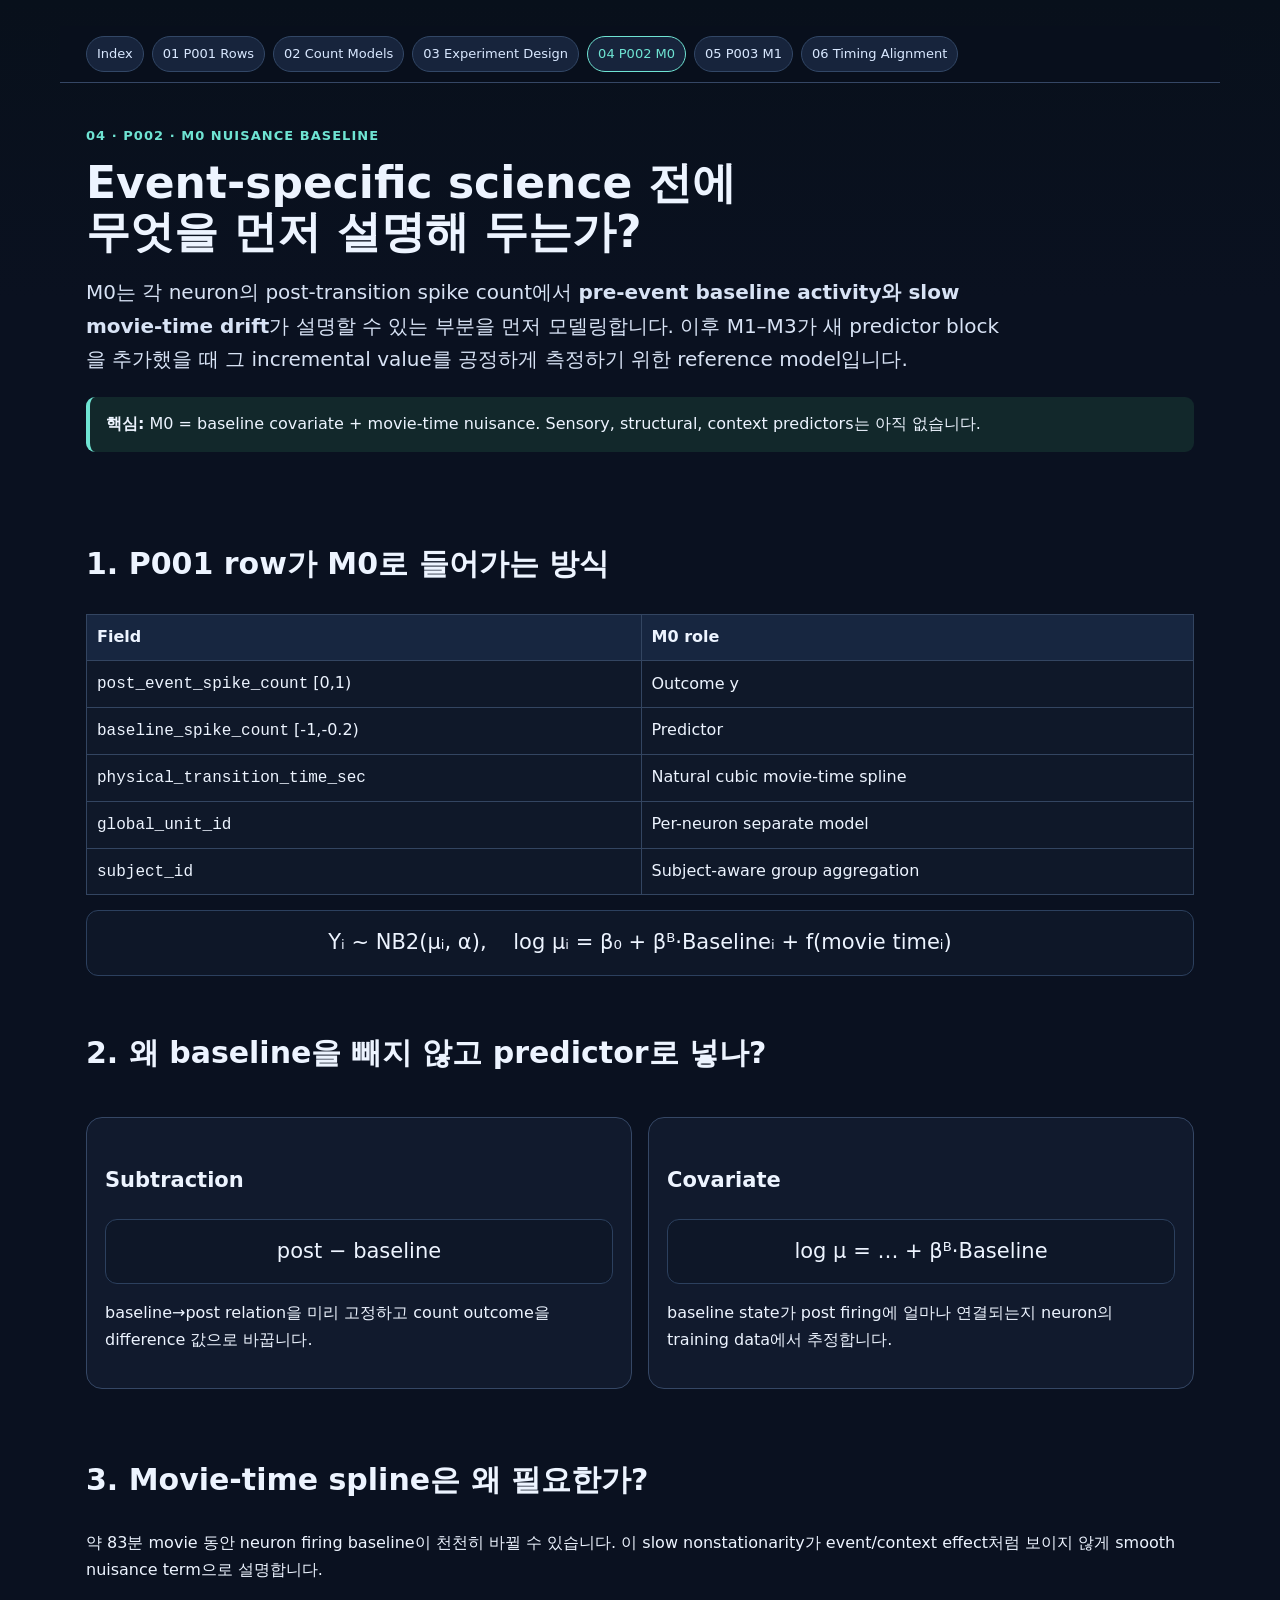
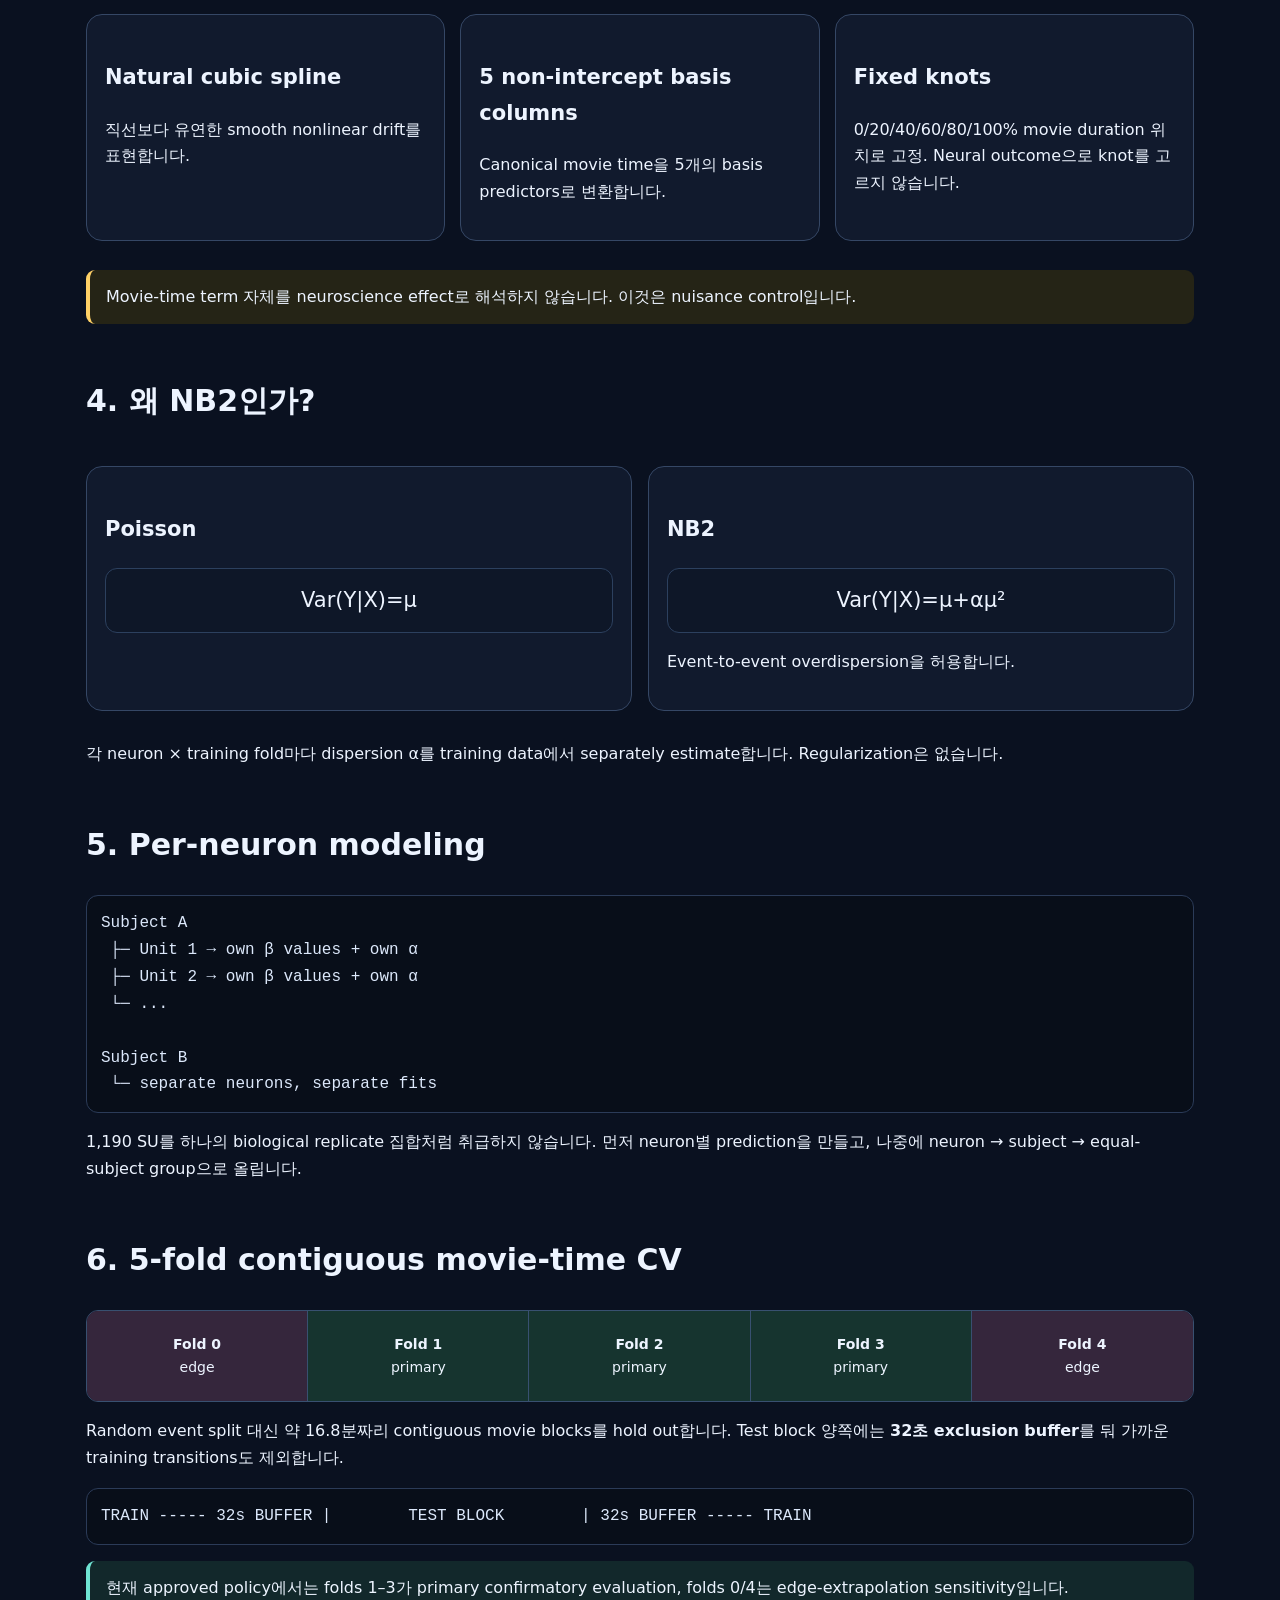
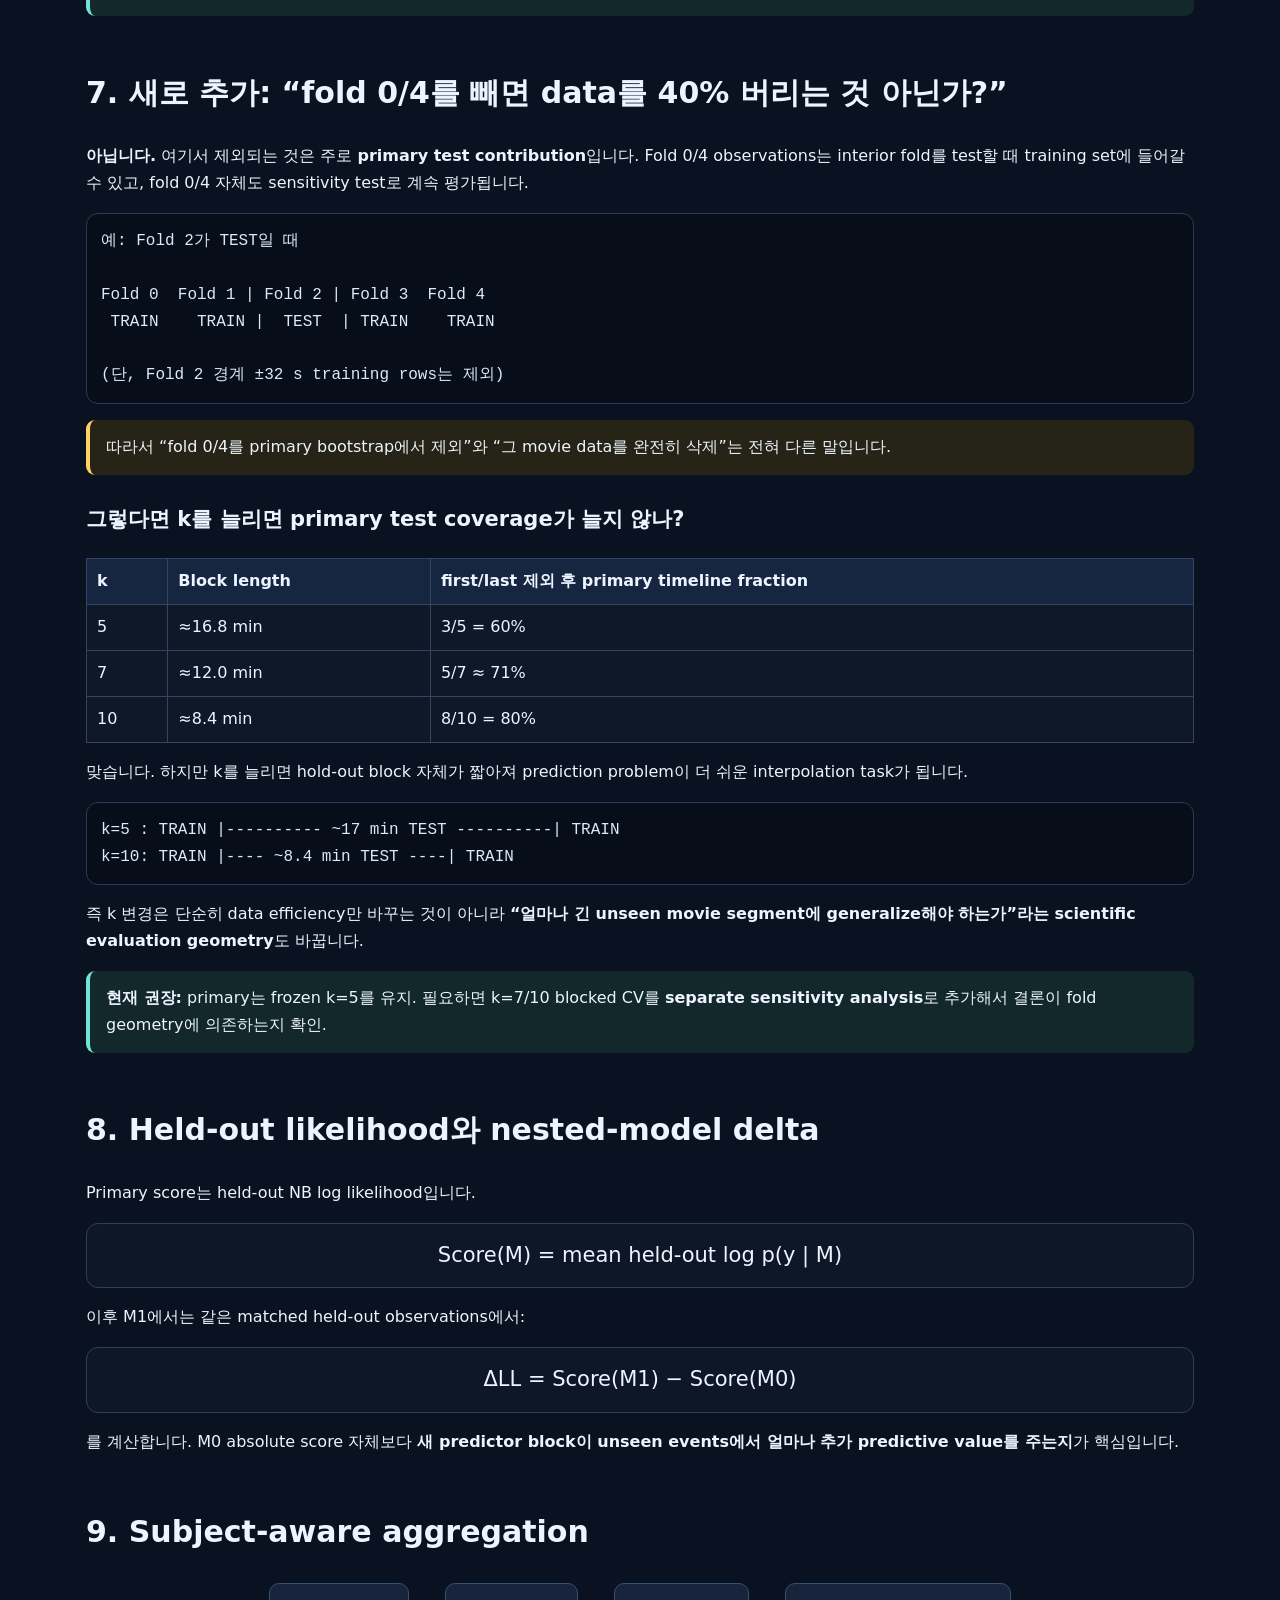
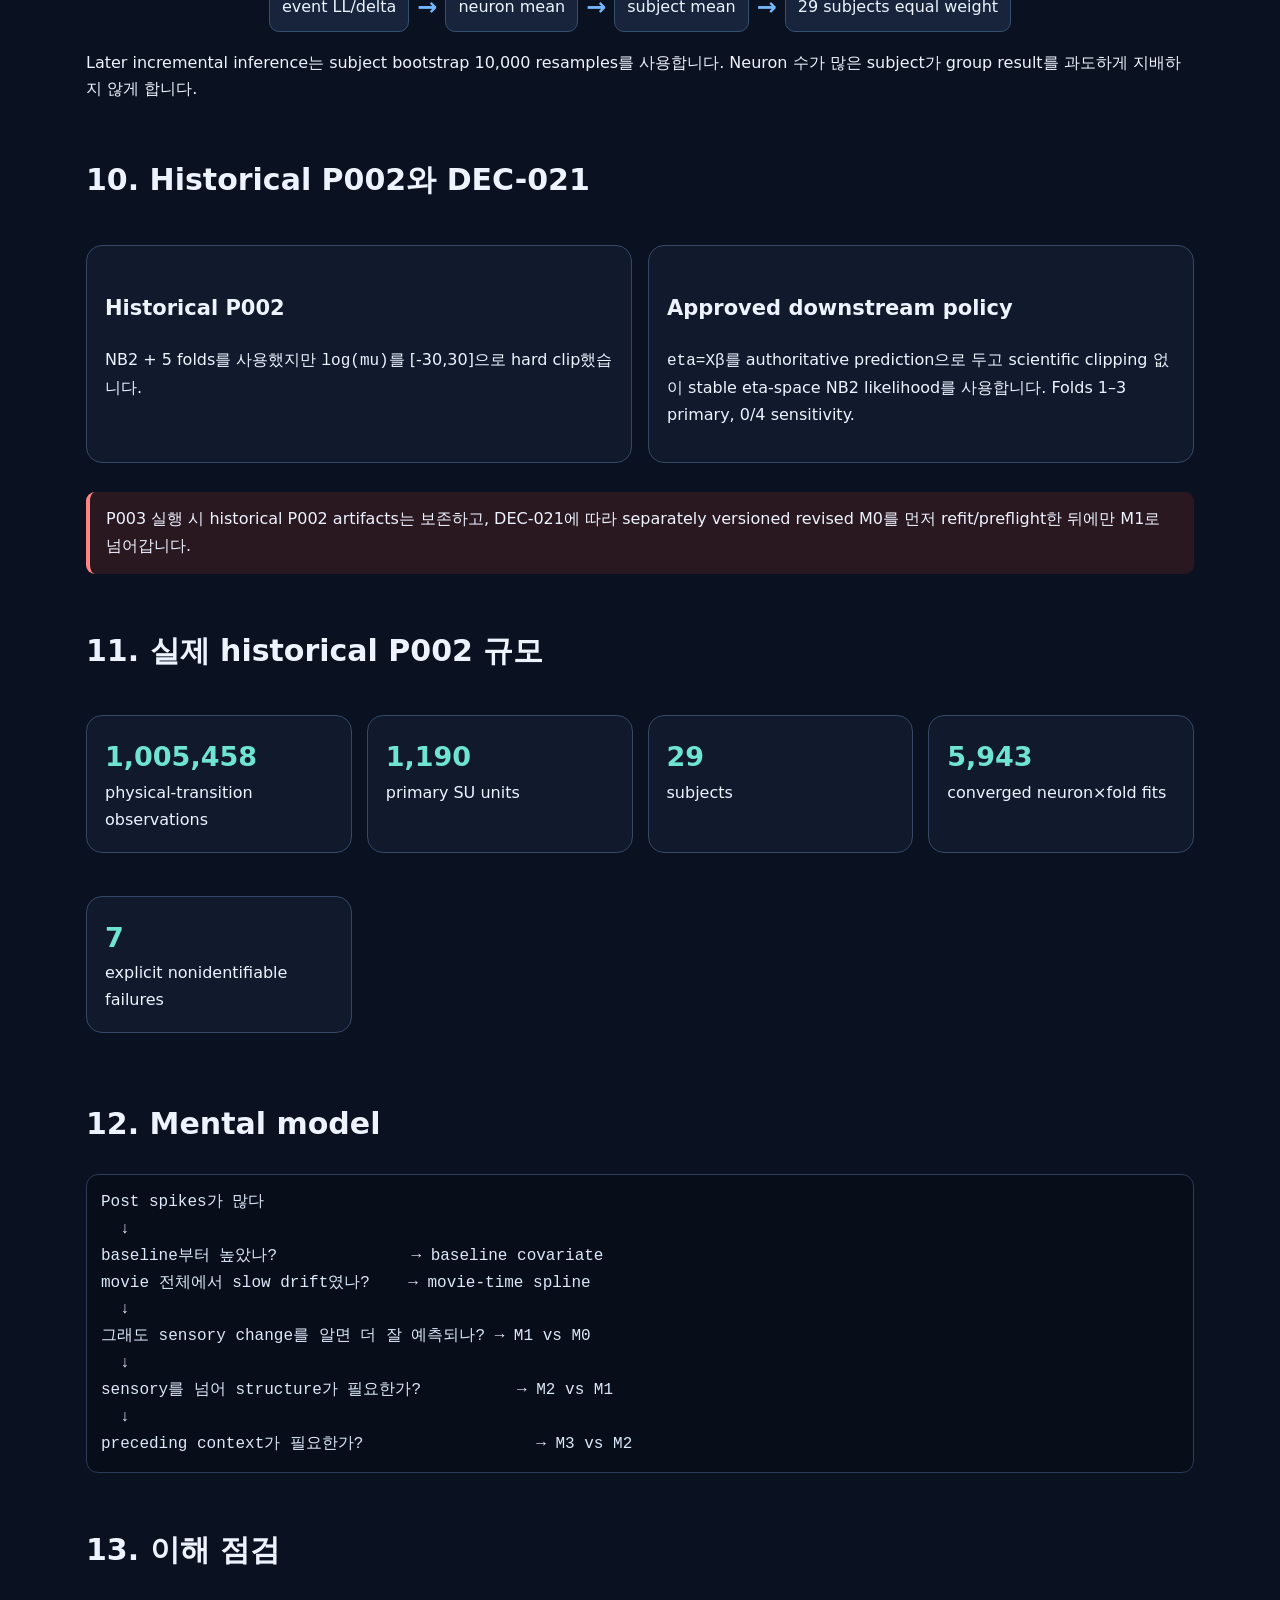
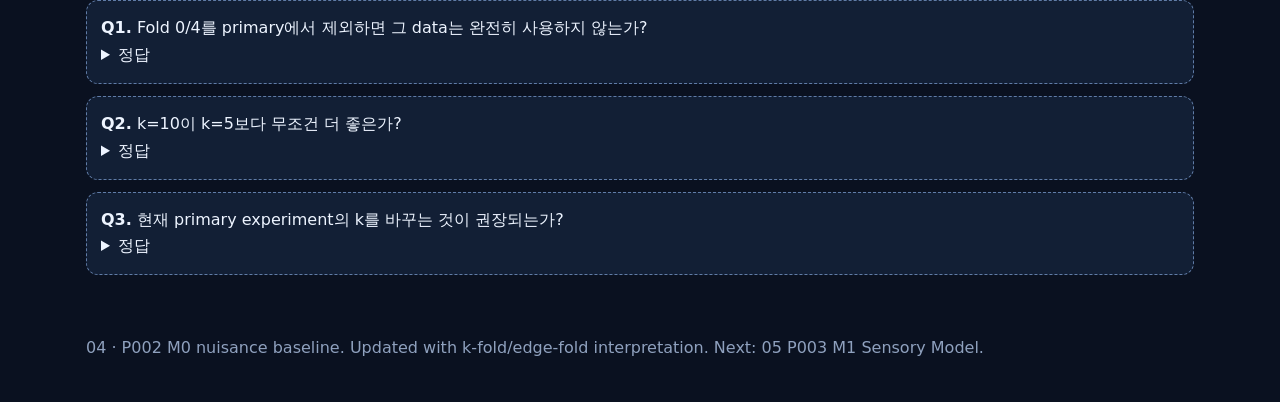
<file: p002_m0_nuisance_baseline.html>
<!doctype html>
<html lang="ko"><head><meta charset="utf-8"><meta name="viewport" content="width=device-width,initial-scale=1"><title>04 — P002 M0 Nuisance Baseline</title><style>
:root{--bg:#09101d;--panel:#111b2e;--text:#edf4ff;--muted:#aab9d2;--line:#354765;--cyan:#6fe4d3;--blue:#74b8ff;--yellow:#ffd166;--pink:#ff83a8;--green:#91e39a;--red:#ff8484;--purple:#c39cff}*{box-sizing:border-box}html{scroll-behavior:smooth}body{margin:0;background:linear-gradient(180deg,#08101b,#0a1120 300px);color:var(--text);font:16px/1.68 system-ui,-apple-system,BlinkMacSystemFont,"Segoe UI",sans-serif}.wrap{max-width:1160px;margin:auto;padding:26px}.nav{position:sticky;top:0;z-index:20;background:rgba(9,16,29,.95);backdrop-filter:blur(10px);border-bottom:1px solid var(--line);margin:0 -26px;padding:10px 26px;display:flex;gap:8px;flex-wrap:wrap}.nav a{color:#d9e8ff;text-decoration:none;background:#17243c;border:1px solid #324766;padding:6px 10px;border-radius:999px;font-size:13px}.nav a:hover,.nav a.current{border-color:var(--cyan);color:var(--cyan)}.hero{padding:42px 0 20px}.eyebrow{color:var(--cyan);font-weight:800;letter-spacing:.08em;text-transform:uppercase;font-size:13px}h1{font-size:44px;line-height:1.12;margin:.25em 0}h2{font-size:30px;margin-top:52px}h3{font-size:21px;margin-top:27px}.lead{font-size:20px;color:#d8e3f5;max-width:930px}.card{background:rgba(17,27,46,.94);border:1px solid var(--line);border-radius:16px;padding:18px;margin:14px 0}.grid{display:grid;grid-template-columns:repeat(auto-fit,minmax(250px,1fr));gap:15px}.two{display:grid;grid-template-columns:1fr 1fr;gap:16px}.key,.note,.warn{padding:14px 16px;border-radius:9px;margin:15px 0}.key{border-left:4px solid var(--cyan);background:#12282b}.note{border-left:4px solid var(--yellow);background:#252416}.warn{border-left:4px solid var(--red);background:#2a1821}.eq{font-size:21px;text-align:center;padding:14px;background:#0e1728;border:1px solid #2c405e;border-radius:12px;margin:14px 0;overflow:auto}.small,.muted{color:var(--muted);font-size:14px}code,pre{font-family:ui-monospace,SFMono-Regular,Menlo,monospace}pre{background:#080e19;border:1px solid #2b3b58;border-radius:12px;padding:14px;overflow:auto;color:#dce8fb}table{width:100%;border-collapse:collapse;background:#0f1829;margin:15px 0}th,td{border:1px solid #334561;padding:9px 10px;text-align:left}th{background:#172640}.pill{display:inline-block;padding:3px 9px;border-radius:99px;background:#20304d;font-size:13px;margin:2px}.timeline{display:grid;grid-template-columns:repeat(5,1fr);height:92px;border-radius:12px;overflow:hidden;border:1px solid #385070;margin:14px 0}.fold{display:flex;align-items:center;justify-content:center;flex-direction:column;border-right:1px solid #385070;background:#15213a;font-size:14px}.fold:last-child{border-right:0}.fold.primary{background:#16342f}.fold.edge{background:#35263c}.flow{display:flex;gap:8px;flex-wrap:wrap;align-items:center;justify-content:center;margin:18px 0}.flow span{background:#17243c;border:1px solid #36506f;border-radius:10px;padding:10px 12px}.arrow{font-size:24px;color:var(--blue)}.metric{font-size:27px;font-weight:800;color:var(--cyan)}.quiz{background:#121f35;border:1px dashed #607ca7;border-radius:12px;padding:14px;margin:12px 0}@media(max-width:780px){.wrap{padding:18px}.nav{margin:0 -18px;padding:10px 18px}.two{grid-template-columns:1fr}h1{font-size:35px}.timeline{font-size:12px}}</style></head><body><div class="wrap">
<nav class="nav"><a href="study_index.html">Index</a><a href="./">01 P001 Rows</a><a href="p001_count_models.html">02 Count Models</a><a href="experiment_design.html">03 Experiment Design</a><a class="current" href="p002_m0_nuisance_baseline.html">04 P002 M0</a><a href="p003_m1_sensory_model.html">05 P003 M1</a><a href="timing_alignment_original_vs_repo.html">06 Timing Alignment</a></nav>
<header class="hero"><div class="eyebrow">04 · P002 · M0 nuisance baseline</div><h1>Event-specific science 전에<br>무엇을 먼저 설명해 두는가?</h1><p class="lead">M0는 각 neuron의 post-transition spike count에서 <b>pre-event baseline activity와 slow movie-time drift</b>가 설명할 수 있는 부분을 먼저 모델링합니다. 이후 M1–M3가 새 predictor block을 추가했을 때 그 incremental value를 공정하게 측정하기 위한 reference model입니다.</p><div class="key"><b>핵심:</b> M0 = baseline covariate + movie-time nuisance. Sensory, structural, context predictors는 아직 없습니다.</div></header>

<section><h2>1. P001 row가 M0로 들어가는 방식</h2><table><thead><tr><th>Field</th><th>M0 role</th></tr></thead><tbody><tr><td><code>post_event_spike_count</code> [0,1)</td><td>Outcome y</td></tr><tr><td><code>baseline_spike_count</code> [-1,-0.2)</td><td>Predictor</td></tr><tr><td><code>physical_transition_time_sec</code></td><td>Natural cubic movie-time spline</td></tr><tr><td><code>global_unit_id</code></td><td>Per-neuron separate model</td></tr><tr><td><code>subject_id</code></td><td>Subject-aware group aggregation</td></tr></tbody></table><div class="eq">Yᵢ ~ NB2(μᵢ, α), &nbsp;&nbsp; log μᵢ = β₀ + βᴮ·Baselineᵢ + f(movie timeᵢ)</div></section>

<section><h2>2. 왜 baseline을 빼지 않고 predictor로 넣나?</h2><div class="two"><div class="card"><h3>Subtraction</h3><div class="eq">post − baseline</div><p>baseline→post relation을 미리 고정하고 count outcome을 difference 값으로 바꿉니다.</p></div><div class="card"><h3>Covariate</h3><div class="eq">log μ = … + βᴮ·Baseline</div><p>baseline state가 post firing에 얼마나 연결되는지 neuron의 training data에서 추정합니다.</p></div></div></section>

<section><h2>3. Movie-time spline은 왜 필요한가?</h2><p>약 83분 movie 동안 neuron firing baseline이 천천히 바뀔 수 있습니다. 이 slow nonstationarity가 event/context effect처럼 보이지 않게 smooth nuisance term으로 설명합니다.</p><div class="grid"><div class="card"><h3>Natural cubic spline</h3><p>직선보다 유연한 smooth nonlinear drift를 표현합니다.</p></div><div class="card"><h3>5 non-intercept basis columns</h3><p>Canonical movie time을 5개의 basis predictors로 변환합니다.</p></div><div class="card"><h3>Fixed knots</h3><p>0/20/40/60/80/100% movie duration 위치로 고정. Neural outcome으로 knot를 고르지 않습니다.</p></div></div><div class="note">Movie-time term 자체를 neuroscience effect로 해석하지 않습니다. 이것은 nuisance control입니다.</div></section>

<section><h2>4. 왜 NB2인가?</h2><div class="two"><div class="card"><h3>Poisson</h3><div class="eq">Var(Y|X)=μ</div></div><div class="card"><h3>NB2</h3><div class="eq">Var(Y|X)=μ+αμ²</div><p>Event-to-event overdispersion을 허용합니다.</p></div></div><p>각 neuron × training fold마다 dispersion α를 training data에서 separately estimate합니다. Regularization은 없습니다.</p></section>

<section><h2>5. Per-neuron modeling</h2><pre>Subject A
 ├─ Unit 1 → own β values + own α
 ├─ Unit 2 → own β values + own α
 └─ ...

Subject B
 └─ separate neurons, separate fits</pre><p>1,190 SU를 하나의 biological replicate 집합처럼 취급하지 않습니다. 먼저 neuron별 prediction을 만들고, 나중에 neuron → subject → equal-subject group으로 올립니다.</p></section>

<section><h2>6. 5-fold contiguous movie-time CV</h2><div class="timeline"><div class="fold edge"><b>Fold 0</b><span>edge</span></div><div class="fold primary"><b>Fold 1</b><span>primary</span></div><div class="fold primary"><b>Fold 2</b><span>primary</span></div><div class="fold primary"><b>Fold 3</b><span>primary</span></div><div class="fold edge"><b>Fold 4</b><span>edge</span></div></div><p>Random event split 대신 약 16.8분짜리 contiguous movie blocks를 hold out합니다. Test block 양쪽에는 <b>32초 exclusion buffer</b>를 둬 가까운 training transitions도 제외합니다.</p><pre>TRAIN ----- 32s BUFFER |        TEST BLOCK        | 32s BUFFER ----- TRAIN</pre><div class="key">현재 approved policy에서는 folds 1–3가 primary confirmatory evaluation, folds 0/4는 edge-extrapolation sensitivity입니다.</div></section>

<section id="kfold"><h2>7. 새로 추가: “fold 0/4를 빼면 data를 40% 버리는 것 아닌가?”</h2><p><b>아닙니다.</b> 여기서 제외되는 것은 주로 <b>primary test contribution</b>입니다. Fold 0/4 observations는 interior fold를 test할 때 training set에 들어갈 수 있고, fold 0/4 자체도 sensitivity test로 계속 평가됩니다.</p><pre>예: Fold 2가 TEST일 때

Fold 0  Fold 1 | Fold 2 | Fold 3  Fold 4
 TRAIN    TRAIN |  TEST  | TRAIN    TRAIN

(단, Fold 2 경계 ±32 s training rows는 제외)</pre><div class="note">따라서 “fold 0/4를 primary bootstrap에서 제외”와 “그 movie data를 완전히 삭제”는 전혀 다른 말입니다.</div>
<h3>그렇다면 k를 늘리면 primary test coverage가 늘지 않나?</h3><table><thead><tr><th>k</th><th>Block length</th><th>first/last 제외 후 primary timeline fraction</th></tr></thead><tbody><tr><td>5</td><td>≈16.8 min</td><td>3/5 = 60%</td></tr><tr><td>7</td><td>≈12.0 min</td><td>5/7 ≈ 71%</td></tr><tr><td>10</td><td>≈8.4 min</td><td>8/10 = 80%</td></tr></tbody></table><p>맞습니다. 하지만 k를 늘리면 hold-out block 자체가 짧아져 prediction problem이 더 쉬운 interpolation task가 됩니다.</p><pre>k=5 : TRAIN |---------- ~17 min TEST ----------| TRAIN
k=10: TRAIN |---- ~8.4 min TEST ----| TRAIN</pre><p>즉 k 변경은 단순히 data efficiency만 바꾸는 것이 아니라 <b>“얼마나 긴 unseen movie segment에 generalize해야 하는가”라는 scientific evaluation geometry</b>도 바꿉니다.</p><div class="key"><b>현재 권장:</b> primary는 frozen k=5를 유지. 필요하면 k=7/10 blocked CV를 <b>separate sensitivity analysis</b>로 추가해서 결론이 fold geometry에 의존하는지 확인.</div></section>

<section><h2>8. Held-out likelihood와 nested-model delta</h2><p>Primary score는 held-out NB log likelihood입니다.</p><div class="eq">Score(M) = mean held-out log p(y | M)</div><p>이후 M1에서는 같은 matched held-out observations에서:</p><div class="eq">ΔLL = Score(M1) − Score(M0)</div><p>를 계산합니다. M0 absolute score 자체보다 <b>새 predictor block이 unseen events에서 얼마나 추가 predictive value를 주는지</b>가 핵심입니다.</p></section>

<section><h2>9. Subject-aware aggregation</h2><div class="flow"><span>event LL/delta</span><b class="arrow">→</b><span>neuron mean</span><b class="arrow">→</b><span>subject mean</span><b class="arrow">→</b><span>29 subjects equal weight</span></div><p>Later incremental inference는 subject bootstrap 10,000 resamples를 사용합니다. Neuron 수가 많은 subject가 group result를 과도하게 지배하지 않게 합니다.</p></section>

<section><h2>10. Historical P002와 DEC-021</h2><div class="two"><div class="card"><h3>Historical P002</h3><p>NB2 + 5 folds를 사용했지만 <code>log(mu)</code>를 [-30,30]으로 hard clip했습니다.</p></div><div class="card"><h3>Approved downstream policy</h3><p><code>eta=Xβ</code>를 authoritative prediction으로 두고 scientific clipping 없이 stable eta-space NB2 likelihood를 사용합니다. Folds 1–3 primary, 0/4 sensitivity.</p></div></div><div class="warn">P003 실행 시 historical P002 artifacts는 보존하고, DEC-021에 따라 separately versioned revised M0를 먼저 refit/preflight한 뒤에만 M1로 넘어갑니다.</div></section>

<section><h2>11. 실제 historical P002 규모</h2><div class="grid"><div class="card"><div class="metric">1,005,458</div><div>physical-transition observations</div></div><div class="card"><div class="metric">1,190</div><div>primary SU units</div></div><div class="card"><div class="metric">29</div><div>subjects</div></div><div class="card"><div class="metric">5,943</div><div>converged neuron×fold fits</div></div><div class="card"><div class="metric">7</div><div>explicit nonidentifiable failures</div></div></div></section>

<section><h2>12. Mental model</h2><pre>Post spikes가 많다
  ↓
baseline부터 높았나?              → baseline covariate
movie 전체에서 slow drift였나?    → movie-time spline
  ↓
그래도 sensory change를 알면 더 잘 예측되나? → M1 vs M0
  ↓
sensory를 넘어 structure가 필요한가?          → M2 vs M1
  ↓
preceding context가 필요한가?                  → M3 vs M2</pre></section>

<section><h2>13. 이해 점검</h2><div class="quiz"><b>Q1.</b> Fold 0/4를 primary에서 제외하면 그 data는 완전히 사용하지 않는가?<details><summary>정답</summary><p>아닙니다. Interior folds의 training에 활용될 수 있고, edge-fold sensitivity evaluation에도 사용됩니다.</p></details></div><div class="quiz"><b>Q2.</b> k=10이 k=5보다 무조건 더 좋은가?<details><summary>정답</summary><p>아닙니다. Primary test coverage는 늘지만 contiguous hold-out block이 짧아져 generalization question이 달라지고 더 쉬워질 수 있습니다.</p></details></div><div class="quiz"><b>Q3.</b> 현재 primary experiment의 k를 바꾸는 것이 권장되는가?<details><summary>정답</summary><p>아닙니다. Frozen k=5를 유지하고, 다른 k는 sensitivity analysis로 사용하는 것이 현재 design integrity를 더 잘 보존합니다.</p></details></div></section>
<footer style="margin:60px 0 20px;color:#8fa1be">04 · P002 M0 nuisance baseline. Updated with k-fold/edge-fold interpretation. Next: 05 P003 M1 Sensory Model.</footer></div></body></html>
</file>
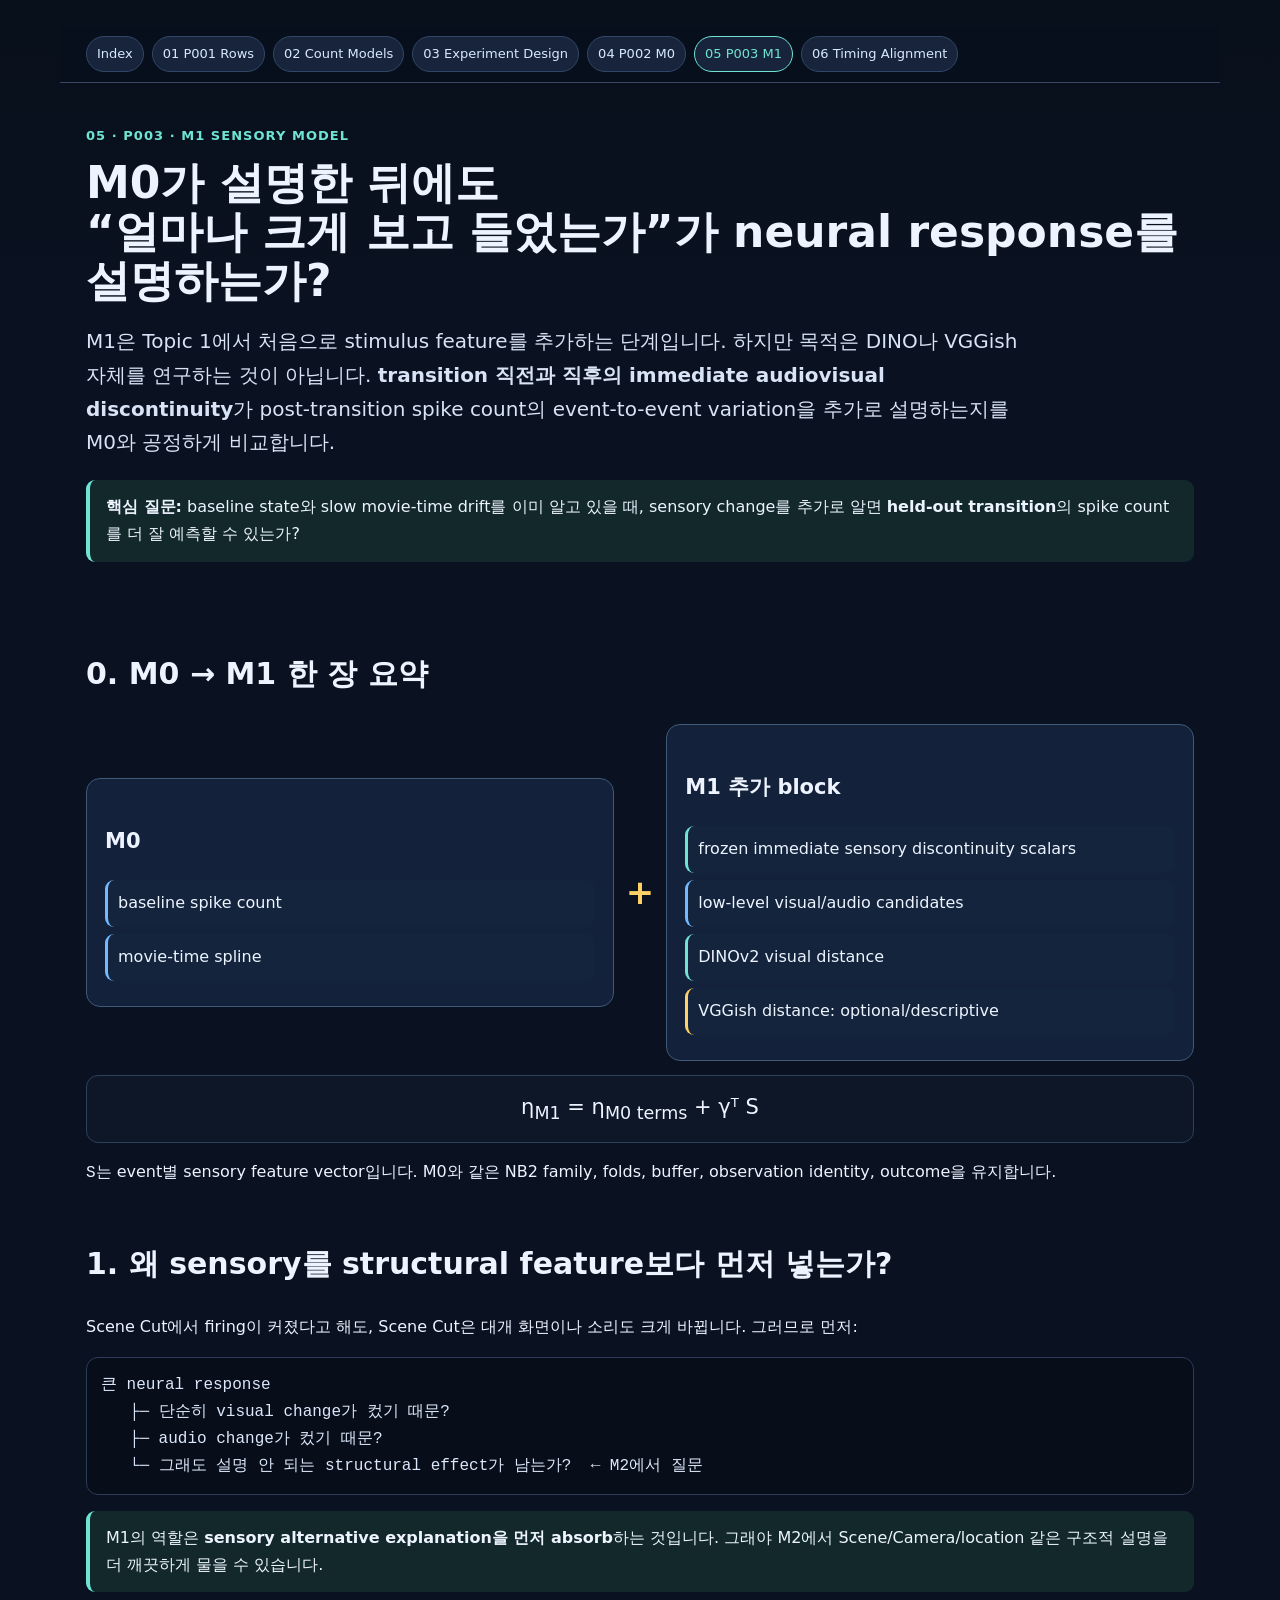
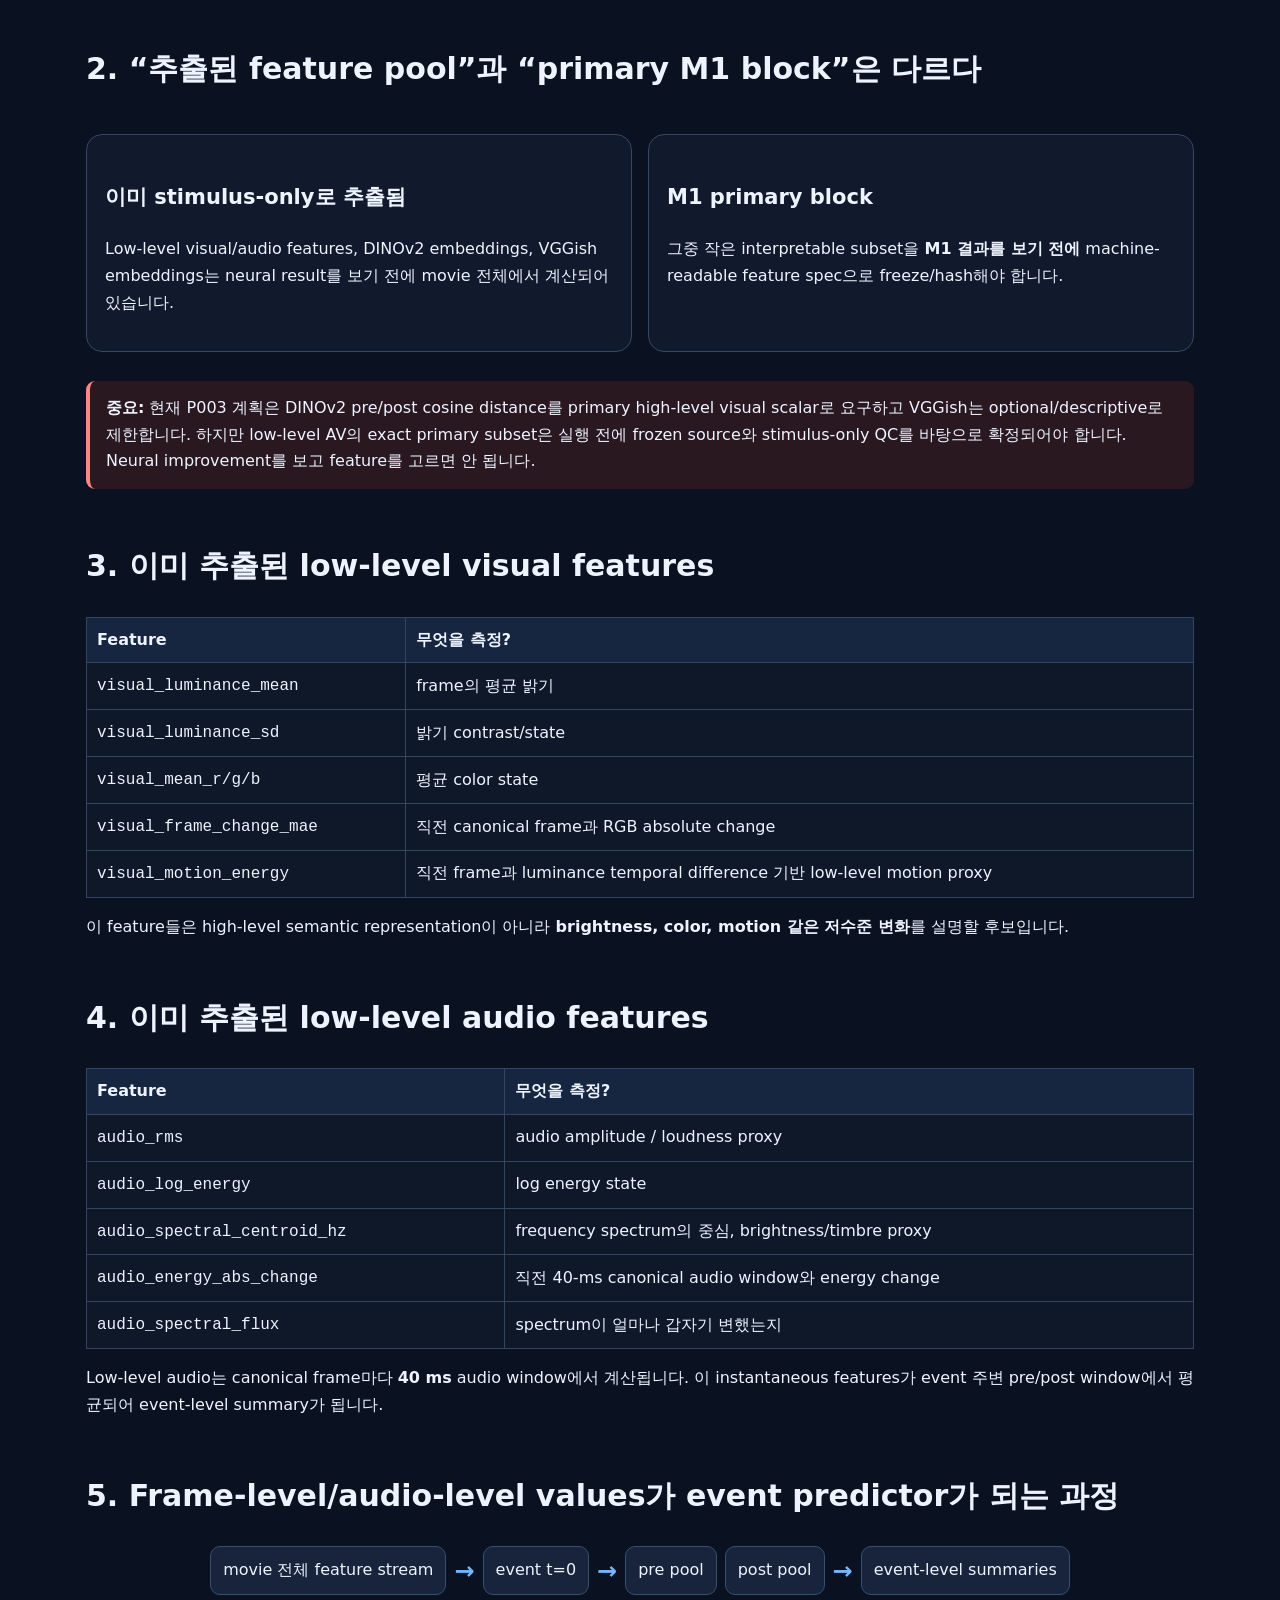
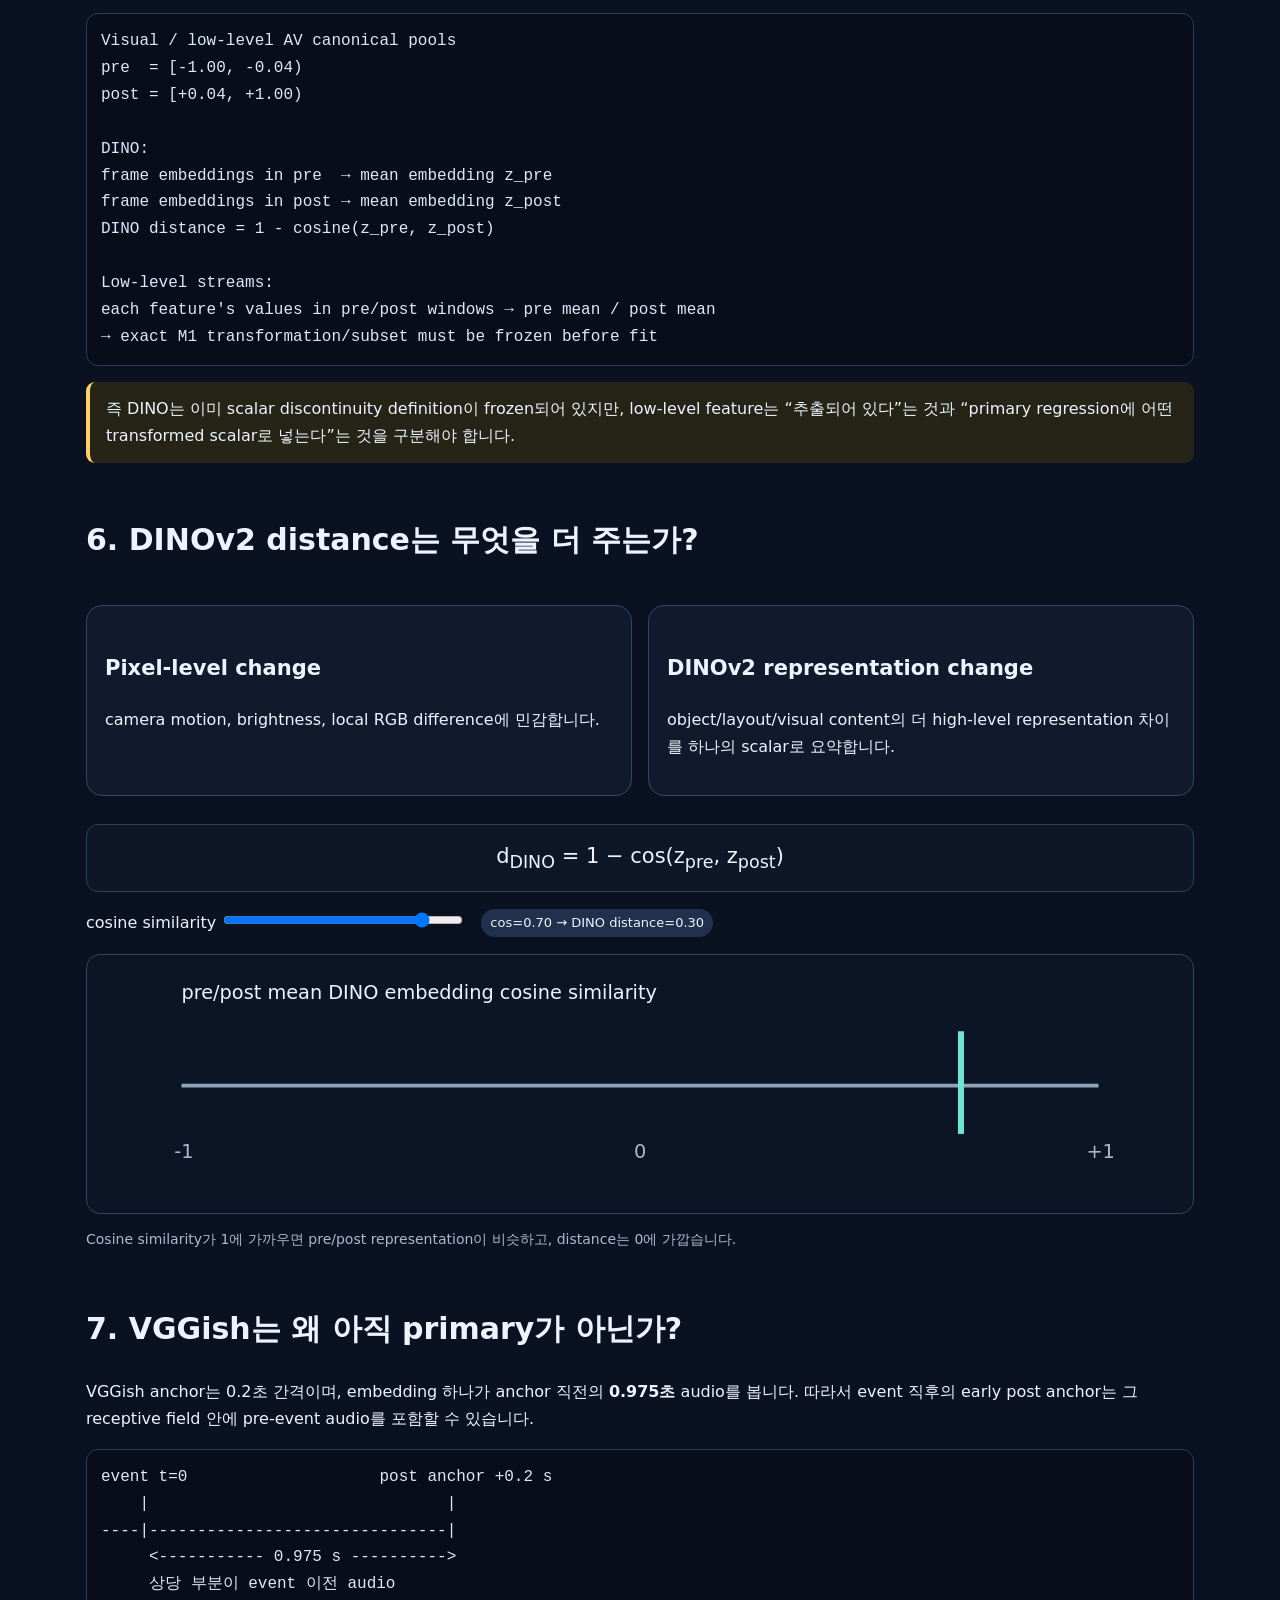
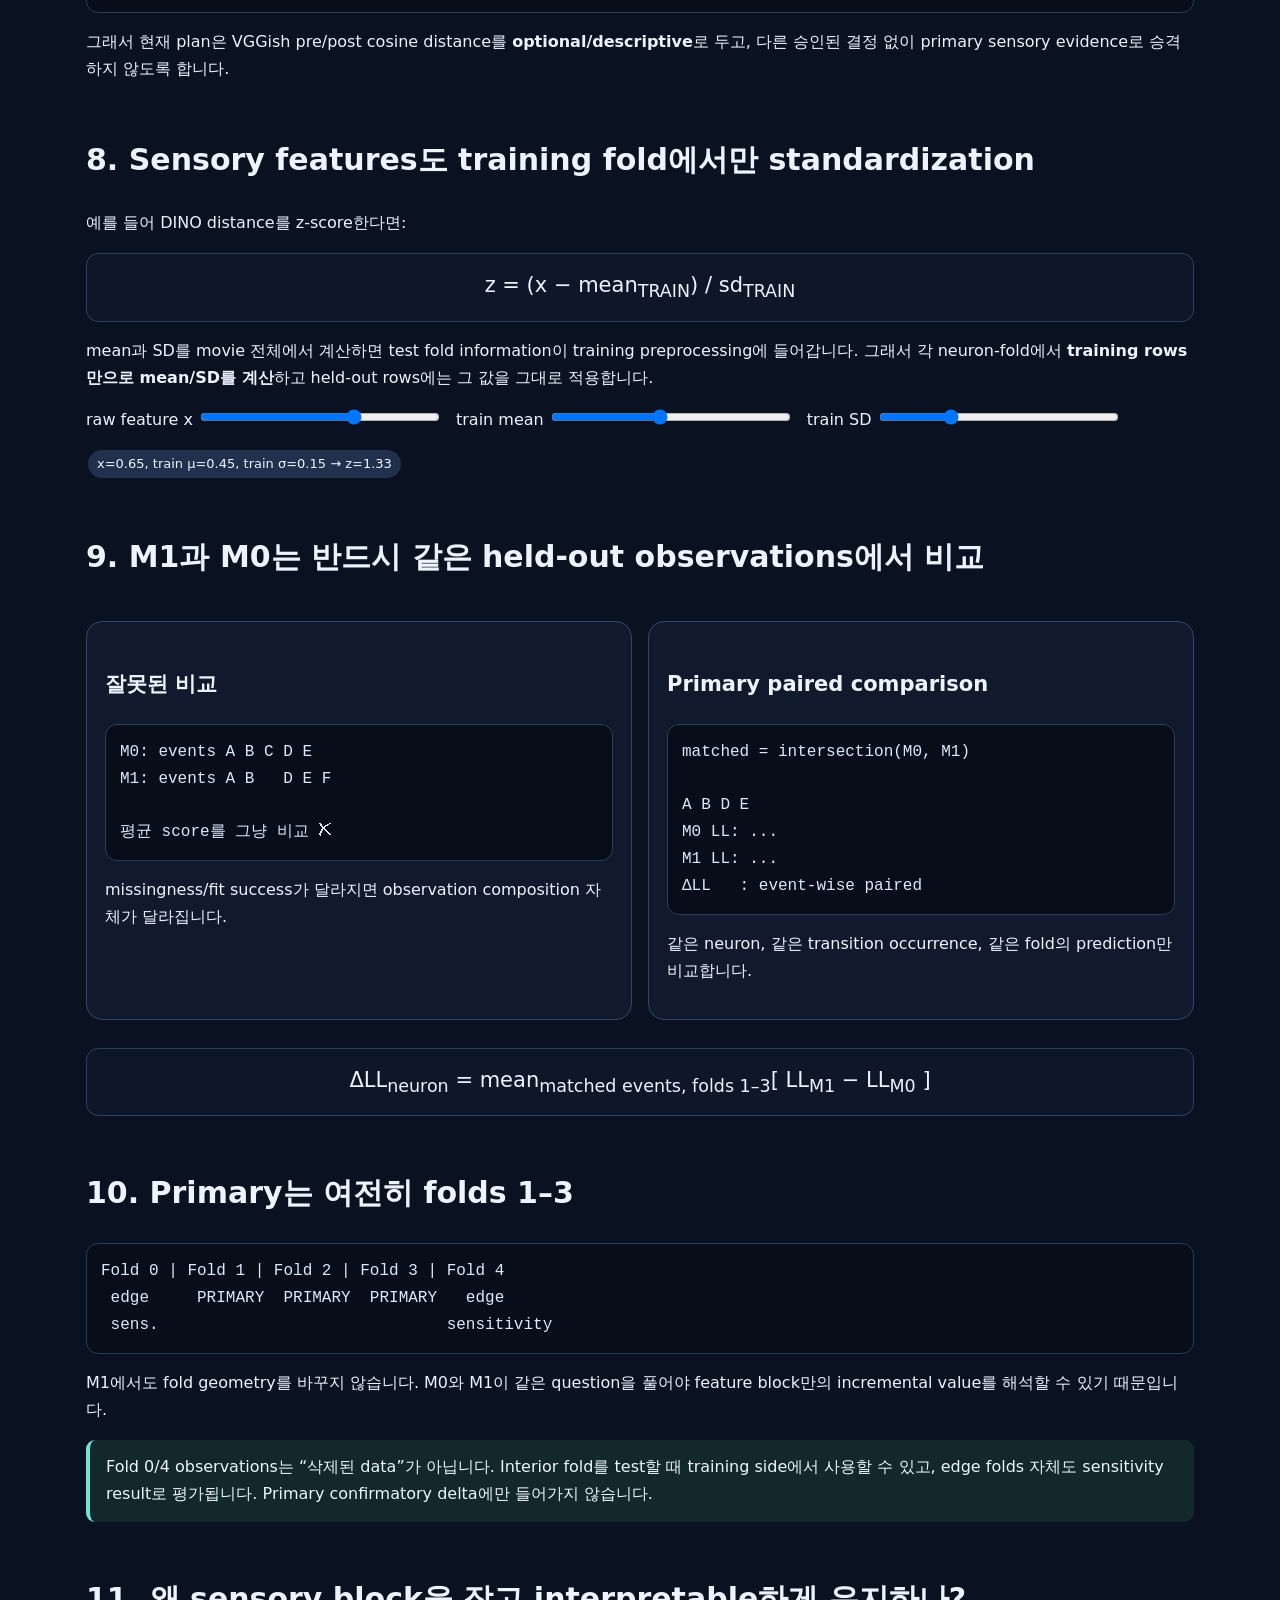
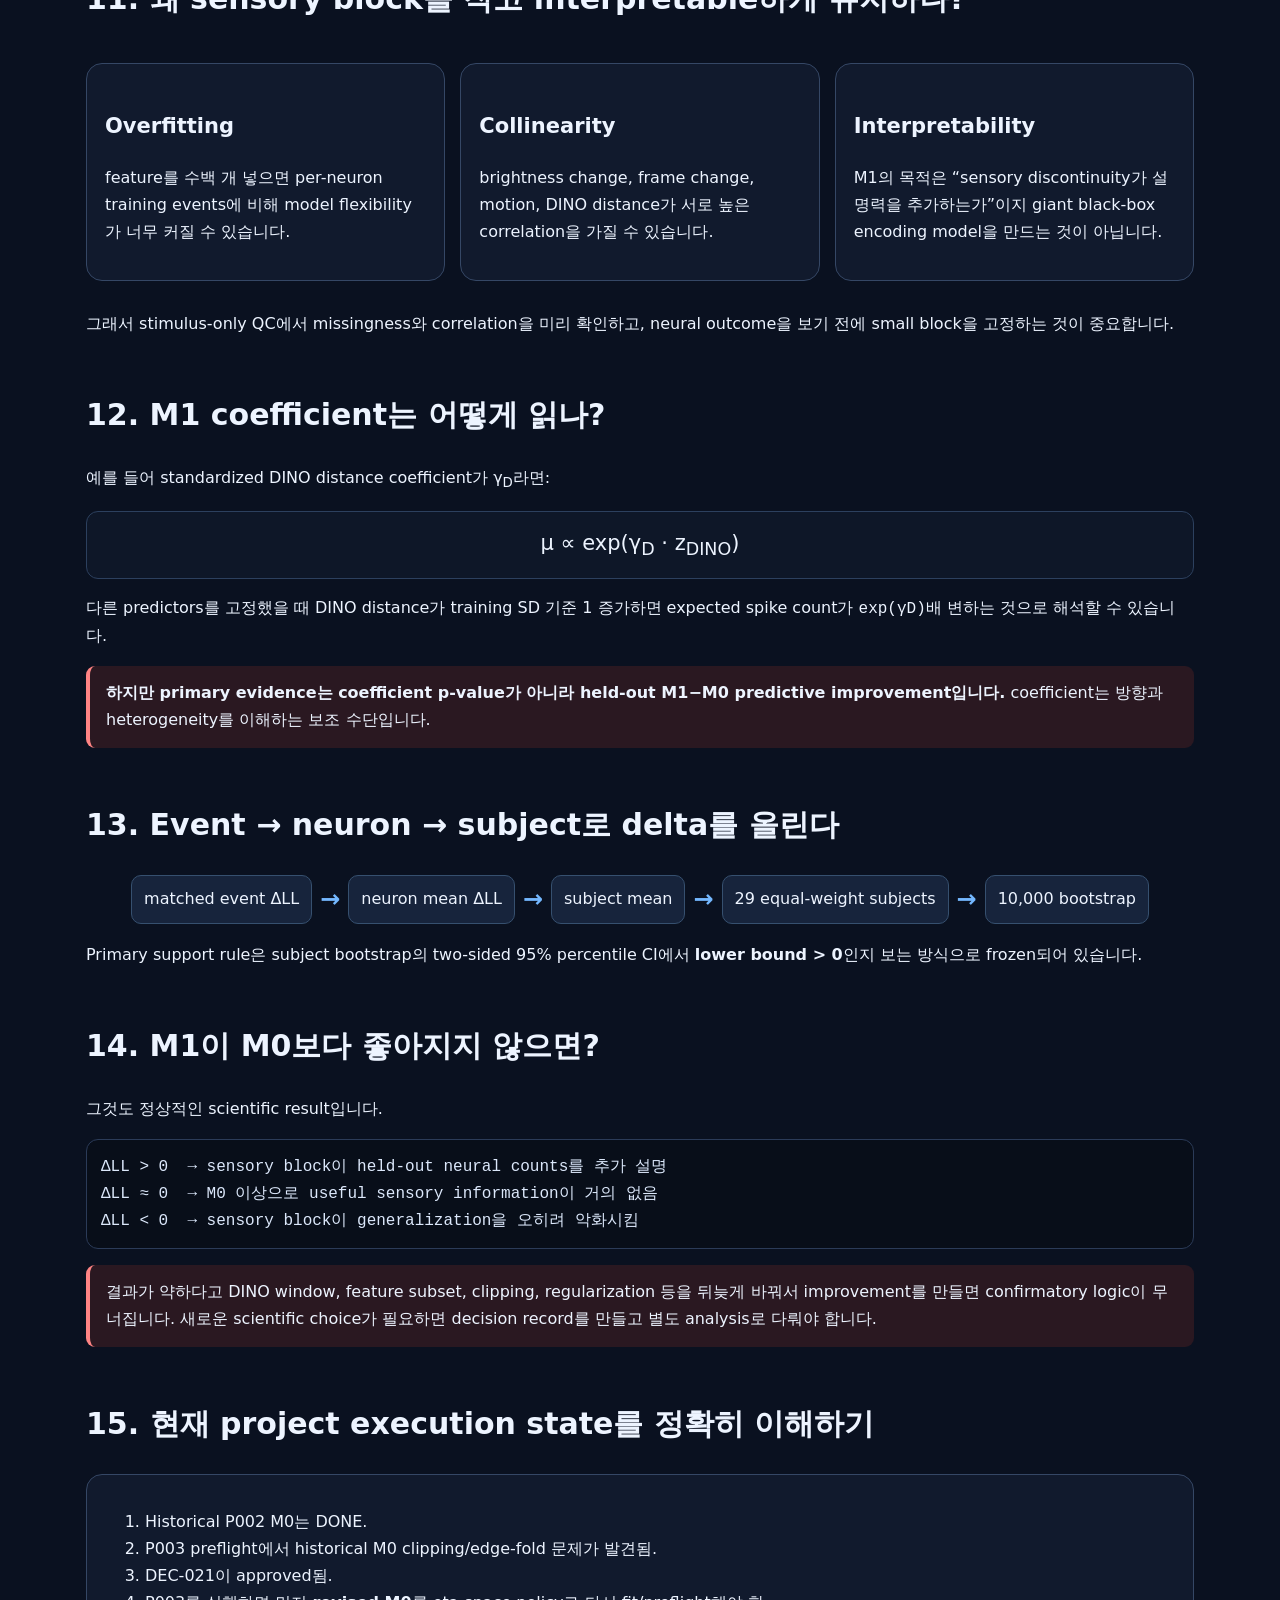
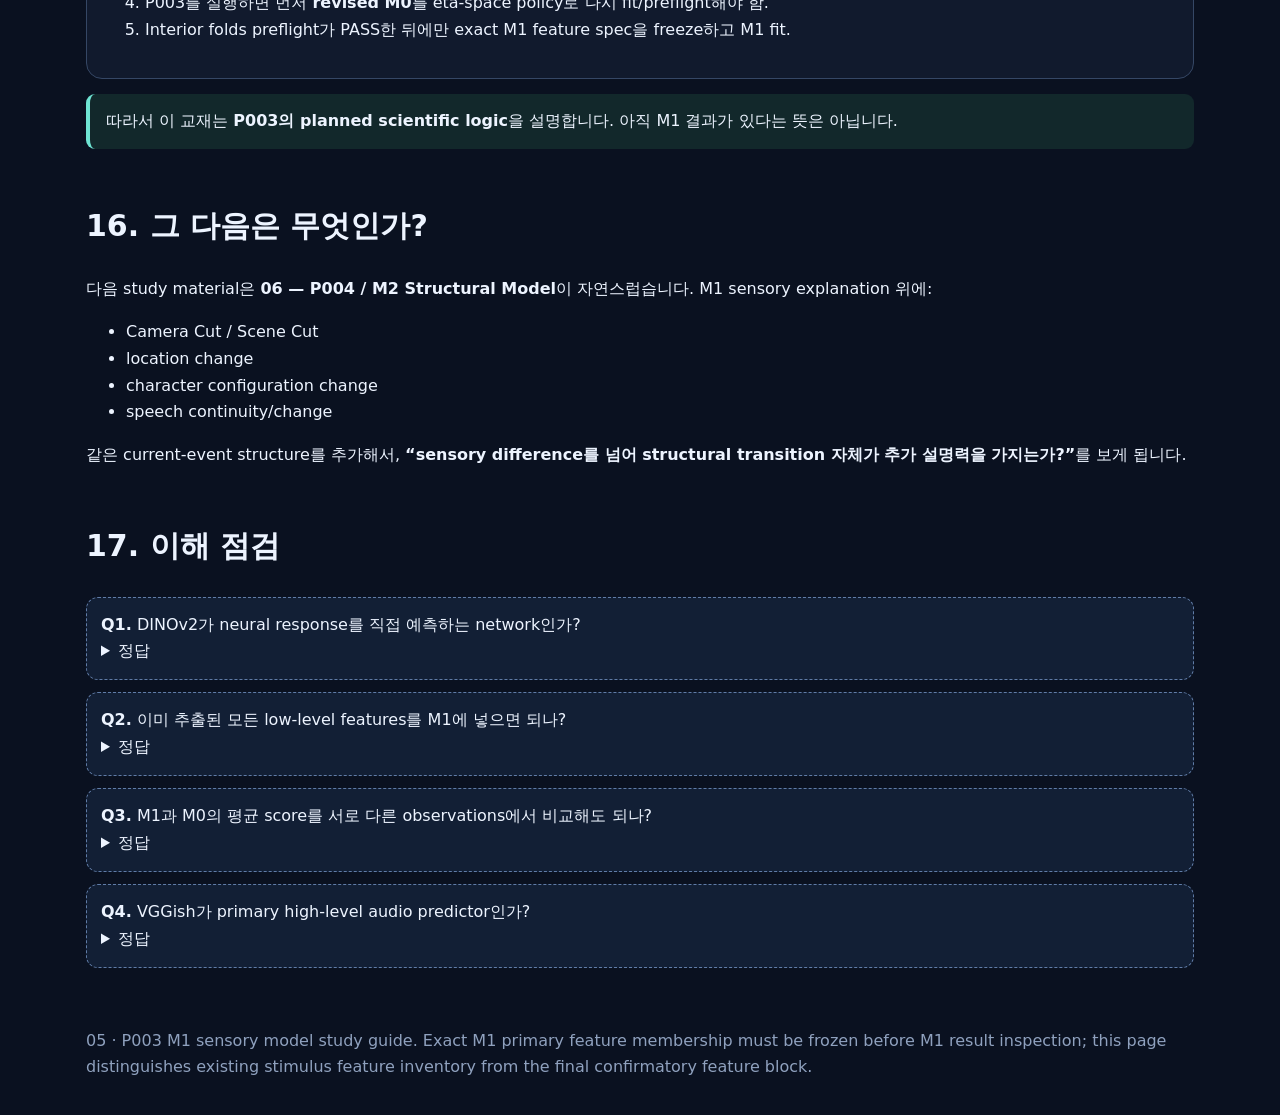
<file: p003_m1_sensory_model.html>
<!doctype html>
<html lang="ko"><head><meta charset="utf-8"><meta name="viewport" content="width=device-width,initial-scale=1"><title>05 — P003 M1 Sensory Model</title><style>
:root{--bg:#09101d;--panel:#111b2e;--text:#edf4ff;--muted:#aab9d2;--line:#354765;--cyan:#6fe4d3;--blue:#74b8ff;--yellow:#ffd166;--pink:#ff83a8;--green:#91e39a;--red:#ff8484;--purple:#c39cff}*{box-sizing:border-box}html{scroll-behavior:smooth}body{margin:0;background:linear-gradient(180deg,#08101b,#0a1120 300px);color:var(--text);font:16px/1.68 system-ui,-apple-system,BlinkMacSystemFont,"Segoe UI",sans-serif}.wrap{max-width:1160px;margin:auto;padding:26px}.nav{position:sticky;top:0;z-index:20;background:rgba(9,16,29,.95);backdrop-filter:blur(10px);border-bottom:1px solid var(--line);margin:0 -26px;padding:10px 26px;display:flex;gap:8px;flex-wrap:wrap}.nav a{color:#d9e8ff;text-decoration:none;background:#17243c;border:1px solid #324766;padding:6px 10px;border-radius:999px;font-size:13px}.nav a:hover,.nav a.current{border-color:var(--cyan);color:var(--cyan)}.hero{padding:42px 0 20px}.eyebrow{color:var(--cyan);font-weight:800;letter-spacing:.08em;text-transform:uppercase;font-size:13px}h1{font-size:44px;line-height:1.12;margin:.25em 0}h2{font-size:30px;margin-top:52px}h3{font-size:21px;margin-top:27px}.lead{font-size:20px;color:#d8e3f5;max-width:950px}.card{background:rgba(17,27,46,.94);border:1px solid var(--line);border-radius:16px;padding:18px;margin:14px 0}.grid{display:grid;grid-template-columns:repeat(auto-fit,minmax(250px,1fr));gap:15px}.two{display:grid;grid-template-columns:1fr 1fr;gap:16px}.key,.note,.warn{padding:14px 16px;border-radius:9px;margin:15px 0}.key{border-left:4px solid var(--cyan);background:#12282b}.note{border-left:4px solid var(--yellow);background:#252416}.warn{border-left:4px solid var(--red);background:#2a1821}.eq{font-size:21px;text-align:center;padding:14px;background:#0e1728;border:1px solid #2c405e;border-radius:12px;margin:14px 0;overflow:auto}.small,.muted{color:var(--muted);font-size:14px}code,pre{font-family:ui-monospace,SFMono-Regular,Menlo,monospace}pre{background:#080e19;border:1px solid #2b3b58;border-radius:12px;padding:14px;overflow:auto;color:#dce8fb}table{width:100%;border-collapse:collapse;background:#0f1829;margin:15px 0}th,td{border:1px solid #334561;padding:9px 10px;text-align:left}th{background:#172640}.pill{display:inline-block;padding:3px 9px;border-radius:99px;background:#20304d;font-size:13px;margin:2px}.flow{display:flex;gap:8px;flex-wrap:wrap;align-items:center;justify-content:center;margin:18px 0}.flow span{background:#17243c;border:1px solid #36506f;border-radius:10px;padding:10px 12px}.arrow{font-size:24px;color:var(--blue)}.svgbox{background:#0c1525;border:1px solid #334561;border-radius:14px;padding:10px;overflow:auto}.controls{display:flex;gap:14px;flex-wrap:wrap;align-items:center;margin:15px 0}.controls input[type=range]{width:240px}.modelbox{display:grid;grid-template-columns:1fr auto 1fr;gap:12px;align-items:center}.model{border:1px solid #405978;border-radius:14px;padding:18px;background:#13213a}.plus{font-size:34px;color:var(--yellow);font-weight:800}.feat{padding:10px;border-radius:9px;background:#14243d;margin:7px 0;border-left:3px solid var(--blue)}.feat.primary{border-left-color:var(--cyan)}.feat.optional{border-left-color:var(--yellow)}.metric{font-size:27px;font-weight:800;color:var(--cyan)}.quiz{background:#121f35;border:1px dashed #607ca7;border-radius:12px;padding:14px;margin:12px 0}.current{color:var(--cyan)}@media(max-width:780px){.wrap{padding:18px}.nav{margin:0 -18px;padding:10px 18px}.two,.modelbox{grid-template-columns:1fr}.plus{text-align:center}h1{font-size:35px}}
</style></head><body><div class="wrap">
<nav class="nav"><a href="study_index.html">Index</a><a href="./">01 P001 Rows</a><a href="p001_count_models.html">02 Count Models</a><a href="experiment_design.html">03 Experiment Design</a><a href="p002_m0_nuisance_baseline.html">04 P002 M0</a><a class="current" href="p003_m1_sensory_model.html">05 P003 M1</a><a href="timing_alignment_original_vs_repo.html">06 Timing Alignment</a></nav>
<header class="hero"><div class="eyebrow">05 · P003 · M1 sensory model</div><h1>M0가 설명한 뒤에도<br>“얼마나 크게 보고 들었는가”가 neural response를 설명하는가?</h1><p class="lead">M1은 Topic 1에서 처음으로 stimulus feature를 추가하는 단계입니다. 하지만 목적은 DINO나 VGGish 자체를 연구하는 것이 아닙니다. <b>transition 직전과 직후의 immediate audiovisual discontinuity</b>가 post-transition spike count의 event-to-event variation을 추가로 설명하는지를 M0와 공정하게 비교합니다.</p><div class="key"><b>핵심 질문:</b> baseline state와 slow movie-time drift를 이미 알고 있을 때, sensory change를 추가로 알면 <b>held-out transition</b>의 spike count를 더 잘 예측할 수 있는가?</div></header>

<section><h2>0. M0 → M1 한 장 요약</h2><div class="modelbox"><div class="model"><h3>M0</h3><div class="feat">baseline spike count</div><div class="feat">movie-time spline</div></div><div class="plus">+</div><div class="model"><h3>M1 추가 block</h3><div class="feat primary">frozen immediate sensory discontinuity scalars</div><div class="feat">low-level visual/audio candidates</div><div class="feat primary">DINOv2 visual distance</div><div class="feat optional">VGGish distance: optional/descriptive</div></div></div><div class="eq">η<sub>M1</sub> = η<sub>M0 terms</sub> + γᵀ S</div><p><code>S</code>는 event별 sensory feature vector입니다. M0와 같은 NB2 family, folds, buffer, observation identity, outcome을 유지합니다.</p></section>

<section id="question"><h2>1. 왜 sensory를 structural feature보다 먼저 넣는가?</h2><p>Scene Cut에서 firing이 커졌다고 해도, Scene Cut은 대개 화면이나 소리도 크게 바뀝니다. 그러므로 먼저:</p><pre>큰 neural response
   ├─ 단순히 visual change가 컸기 때문?
   ├─ audio change가 컸기 때문?
   └─ 그래도 설명 안 되는 structural effect가 남는가?  ← M2에서 질문</pre><div class="key">M1의 역할은 <b>sensory alternative explanation을 먼저 absorb</b>하는 것입니다. 그래야 M2에서 Scene/Camera/location 같은 구조적 설명을 더 깨끗하게 물을 수 있습니다.</div></section>

<section id="pool"><h2>2. “추출된 feature pool”과 “primary M1 block”은 다르다</h2><div class="two"><div class="card"><h3>이미 stimulus-only로 추출됨</h3><p>Low-level visual/audio features, DINOv2 embeddings, VGGish embeddings는 neural result를 보기 전에 movie 전체에서 계산되어 있습니다.</p></div><div class="card"><h3>M1 primary block</h3><p>그중 작은 interpretable subset을 <b>M1 결과를 보기 전에</b> machine-readable feature spec으로 freeze/hash해야 합니다.</p></div></div><div class="warn"><b>중요:</b> 현재 P003 계획은 DINOv2 pre/post cosine distance를 primary high-level visual scalar로 요구하고 VGGish는 optional/descriptive로 제한합니다. 하지만 low-level AV의 exact primary subset은 실행 전에 frozen source와 stimulus-only QC를 바탕으로 확정되어야 합니다. Neural improvement를 보고 feature를 고르면 안 됩니다.</div></section>

<section id="lowvisual"><h2>3. 이미 추출된 low-level visual features</h2><table><thead><tr><th>Feature</th><th>무엇을 측정?</th></tr></thead><tbody><tr><td><code>visual_luminance_mean</code></td><td>frame의 평균 밝기</td></tr><tr><td><code>visual_luminance_sd</code></td><td>밝기 contrast/state</td></tr><tr><td><code>visual_mean_r/g/b</code></td><td>평균 color state</td></tr><tr><td><code>visual_frame_change_mae</code></td><td>직전 canonical frame과 RGB absolute change</td></tr><tr><td><code>visual_motion_energy</code></td><td>직전 frame과 luminance temporal difference 기반 low-level motion proxy</td></tr></tbody></table><p>이 feature들은 high-level semantic representation이 아니라 <b>brightness, color, motion 같은 저수준 변화</b>를 설명할 후보입니다.</p></section>

<section id="lowaudio"><h2>4. 이미 추출된 low-level audio features</h2><table><thead><tr><th>Feature</th><th>무엇을 측정?</th></tr></thead><tbody><tr><td><code>audio_rms</code></td><td>audio amplitude / loudness proxy</td></tr><tr><td><code>audio_log_energy</code></td><td>log energy state</td></tr><tr><td><code>audio_spectral_centroid_hz</code></td><td>frequency spectrum의 중심, brightness/timbre proxy</td></tr><tr><td><code>audio_energy_abs_change</code></td><td>직전 40-ms canonical audio window와 energy change</td></tr><tr><td><code>audio_spectral_flux</code></td><td>spectrum이 얼마나 갑자기 변했는지</td></tr></tbody></table><p>Low-level audio는 canonical frame마다 <b>40 ms</b> audio window에서 계산됩니다. 이 instantaneous features가 event 주변 pre/post window에서 평균되어 event-level summary가 됩니다.</p></section>

<section id="aggregation"><h2>5. Frame-level/audio-level values가 event predictor가 되는 과정</h2><div class="flow"><span>movie 전체 feature stream</span><b class="arrow">→</b><span>event t=0</span><b class="arrow">→</b><span>pre pool</span><span>post pool</span><b class="arrow">→</b><span>event-level summaries</span></div><pre>Visual / low-level AV canonical pools
pre  = [-1.00, -0.04)
post = [+0.04, +1.00)

DINO:
frame embeddings in pre  → mean embedding z_pre
frame embeddings in post → mean embedding z_post
DINO distance = 1 - cosine(z_pre, z_post)

Low-level streams:
each feature's values in pre/post windows → pre mean / post mean
→ exact M1 transformation/subset must be frozen before fit</pre><div class="note">즉 DINO는 이미 scalar discontinuity definition이 frozen되어 있지만, low-level feature는 “추출되어 있다”는 것과 “primary regression에 어떤 transformed scalar로 넣는다”는 것을 구분해야 합니다.</div></section>

<section id="dino"><h2>6. DINOv2 distance는 무엇을 더 주는가?</h2><div class="two"><div class="card"><h3>Pixel-level change</h3><p>camera motion, brightness, local RGB difference에 민감합니다.</p></div><div class="card"><h3>DINOv2 representation change</h3><p>object/layout/visual content의 더 high-level representation 차이를 하나의 scalar로 요약합니다.</p></div></div><div class="eq">d<sub>DINO</sub> = 1 − cos(z<sub>pre</sub>, z<sub>post</sub>)</div><div class="controls"><label>cosine similarity <input id="cosSlider" type="range" min="-100" max="100" value="70"></label><span id="cosRead" class="pill"></span></div><div class="svgbox"><svg id="cosSvg" viewBox="0 0 900 190" width="100%"></svg></div><p class="small">Cosine similarity가 1에 가까우면 pre/post representation이 비슷하고, distance는 0에 가깝습니다.</p></section>

<section id="vggish"><h2>7. VGGish는 왜 아직 primary가 아닌가?</h2><p>VGGish anchor는 0.2초 간격이며, embedding 하나가 anchor 직전의 <b>0.975초</b> audio를 봅니다. 따라서 event 직후의 early post anchor는 그 receptive field 안에 pre-event audio를 포함할 수 있습니다.</p><pre>event t=0                    post anchor +0.2 s
    |                               |
----|-------------------------------|
     <----------- 0.975 s ---------->
     상당 부분이 event 이전 audio
</pre><p>그래서 현재 plan은 VGGish pre/post cosine distance를 <b>optional/descriptive</b>로 두고, 다른 승인된 결정 없이 primary sensory evidence로 승격하지 않도록 합니다.</p></section>

<section id="standardize"><h2>8. Sensory features도 training fold에서만 standardization</h2><p>예를 들어 DINO distance를 z-score한다면:</p><div class="eq">z = (x − mean<sub>TRAIN</sub>) / sd<sub>TRAIN</sub></div><p>mean과 SD를 movie 전체에서 계산하면 test fold information이 training preprocessing에 들어갑니다. 그래서 각 neuron-fold에서 <b>training rows만으로 mean/SD를 계산</b>하고 held-out rows에는 그 값을 그대로 적용합니다.</p><div class="controls"><label>raw feature x <input id="zSlider" type="range" min="0" max="100" value="65"></label><label>train mean <input id="meanSlider" type="range" min="0" max="100" value="45"></label><label>train SD <input id="sdSlider" type="range" min="5" max="40" value="15"></label><span id="zRead" class="pill"></span></div></section>

<section id="matched"><h2>9. M1과 M0는 반드시 같은 held-out observations에서 비교</h2><div class="two"><div class="card"><h3>잘못된 비교</h3><pre>M0: events A B C D E
M1: events A B   D E F

평균 score를 그냥 비교 ✗</pre><p>missingness/fit success가 달라지면 observation composition 자체가 달라집니다.</p></div><div class="card"><h3>Primary paired comparison</h3><pre>matched = intersection(M0, M1)

A B D E
M0 LL: ...
M1 LL: ...
ΔLL   : event-wise paired</pre><p>같은 neuron, 같은 transition occurrence, 같은 fold의 prediction만 비교합니다.</p></div></div><div class="eq">ΔLL<sub>neuron</sub> = mean<sub>matched events, folds 1–3</sub>[ LL<sub>M1</sub> − LL<sub>M0</sub> ]</div></section>

<section id="folds"><h2>10. Primary는 여전히 folds 1–3</h2><pre>Fold 0 | Fold 1 | Fold 2 | Fold 3 | Fold 4
 edge     PRIMARY  PRIMARY  PRIMARY   edge
 sens.                              sensitivity</pre><p>M1에서도 fold geometry를 바꾸지 않습니다. M0와 M1이 같은 question을 풀어야 feature block만의 incremental value를 해석할 수 있기 때문입니다.</p><div class="key">Fold 0/4 observations는 “삭제된 data”가 아닙니다. Interior fold를 test할 때 training side에서 사용할 수 있고, edge folds 자체도 sensitivity result로 평가됩니다. Primary confirmatory delta에만 들어가지 않습니다.</div></section>

<section id="smallblock"><h2>11. 왜 sensory block을 작고 interpretable하게 유지하나?</h2><div class="grid"><div class="card"><h3>Overfitting</h3><p>feature를 수백 개 넣으면 per-neuron training events에 비해 model flexibility가 너무 커질 수 있습니다.</p></div><div class="card"><h3>Collinearity</h3><p>brightness change, frame change, motion, DINO distance가 서로 높은 correlation을 가질 수 있습니다.</p></div><div class="card"><h3>Interpretability</h3><p>M1의 목적은 “sensory discontinuity가 설명력을 추가하는가”이지 giant black-box encoding model을 만드는 것이 아닙니다.</p></div></div><p>그래서 stimulus-only QC에서 missingness와 correlation을 미리 확인하고, neural outcome을 보기 전에 small block을 고정하는 것이 중요합니다.</p></section>

<section id="coef"><h2>12. M1 coefficient는 어떻게 읽나?</h2><p>예를 들어 standardized DINO distance coefficient가 γ<sub>D</sub>라면:</p><div class="eq">μ ∝ exp(γ<sub>D</sub> · z<sub>DINO</sub>)</div><p>다른 predictors를 고정했을 때 DINO distance가 training SD 기준 1 증가하면 expected spike count가 <code>exp(γD)</code>배 변하는 것으로 해석할 수 있습니다.</p><div class="warn"><b>하지만 primary evidence는 coefficient p-value가 아니라 held-out M1−M0 predictive improvement입니다.</b> coefficient는 방향과 heterogeneity를 이해하는 보조 수단입니다.</div></section>

<section id="inference"><h2>13. Event → neuron → subject로 delta를 올린다</h2><div class="flow"><span>matched event ΔLL</span><b class="arrow">→</b><span>neuron mean ΔLL</span><b class="arrow">→</b><span>subject mean</span><b class="arrow">→</b><span>29 equal-weight subjects</span><b class="arrow">→</b><span>10,000 bootstrap</span></div><p>Primary support rule은 subject bootstrap의 two-sided 95% percentile CI에서 <b>lower bound &gt; 0</b>인지 보는 방식으로 frozen되어 있습니다.</p></section>

<section id="failure"><h2>14. M1이 M0보다 좋아지지 않으면?</h2><p>그것도 정상적인 scientific result입니다.</p><pre>ΔLL > 0  → sensory block이 held-out neural counts를 추가 설명
ΔLL ≈ 0  → M0 이상으로 useful sensory information이 거의 없음
ΔLL < 0  → sensory block이 generalization을 오히려 악화시킴</pre><div class="warn">결과가 약하다고 DINO window, feature subset, clipping, regularization 등을 뒤늦게 바꿔서 improvement를 만들면 confirmatory logic이 무너집니다. 새로운 scientific choice가 필요하면 decision record를 만들고 별도 analysis로 다뤄야 합니다.</div></section>

<section id="status"><h2>15. 현재 project execution state를 정확히 이해하기</h2><div class="card"><ol><li>Historical P002 M0는 DONE.</li><li>P003 preflight에서 historical M0 clipping/edge-fold 문제가 발견됨.</li><li>DEC-021이 approved됨.</li><li>P003를 실행하면 먼저 <b>revised M0</b>를 eta-space policy로 다시 fit/preflight해야 함.</li><li>Interior folds preflight가 PASS한 뒤에만 exact M1 feature spec을 freeze하고 M1 fit.</li></ol></div><div class="key">따라서 이 교재는 <b>P003의 planned scientific logic</b>을 설명합니다. 아직 M1 결과가 있다는 뜻은 아닙니다.</div></section>

<section id="next"><h2>16. 그 다음은 무엇인가?</h2><p>다음 study material은 <b>06 — P004 / M2 Structural Model</b>이 자연스럽습니다. M1 sensory explanation 위에:</p><ul><li>Camera Cut / Scene Cut</li><li>location change</li><li>character configuration change</li><li>speech continuity/change</li></ul><p>같은 current-event structure를 추가해서, <b>“sensory difference를 넘어 structural transition 자체가 추가 설명력을 가지는가?”</b>를 보게 됩니다.</p></section>

<section><h2>17. 이해 점검</h2><div class="quiz"><b>Q1.</b> DINOv2가 neural response를 직접 예측하는 network인가?<details><summary>정답</summary><p>아닙니다. frozen movie frames를 visual embeddings로 바꿔 pre/post visual discontinuity scalar를 만드는 feature extractor 역할입니다.</p></details></div><div class="quiz"><b>Q2.</b> 이미 추출된 모든 low-level features를 M1에 넣으면 되나?<details><summary>정답</summary><p>아닙니다. exact primary sensory subset과 transformations는 M1 neural results를 보기 전에 small interpretable block으로 freeze해야 합니다.</p></details></div><div class="quiz"><b>Q3.</b> M1과 M0의 평균 score를 서로 다른 observations에서 비교해도 되나?<details><summary>정답</summary><p>안 됩니다. primary delta는 같은 neuron과 같은 held-out physical-transition observations에서 paired comparison을 해야 합니다.</p></details></div><div class="quiz"><b>Q4.</b> VGGish가 primary high-level audio predictor인가?<details><summary>정답</summary><p>현재 plan에서는 아닙니다. trailing 0.975-s receptive field 때문에 post anchor가 pre-event context를 포함할 수 있어 optional/descriptive로 제한되어 있습니다.</p></details></div></section>
<footer style="margin:60px 0 20px;color:#8fa1be">05 · P003 M1 sensory model study guide. Exact M1 primary feature membership must be frozen before M1 result inspection; this page distinguishes existing stimulus feature inventory from the final confirmatory feature block.</footer>
</div><script>
function drawCos(){let c=+cosSlider.value/100,d=1-c;cosRead.textContent=`cos=${c.toFixed(2)} → DINO distance=${d.toFixed(2)}`;let x=70+(c+1)/2*760,s=`<rect width="900" height="190" fill="#0c1525"/><line x1="70" y1="100" x2="830" y2="100" stroke="#91a2bb" stroke-width="3"/><line x1="${x}" y1="55" x2="${x}" y2="140" stroke="#6fe4d3" stroke-width="5"/><text x="64" y="160" fill="#aab9d2">-1</text><text x="445" y="160" fill="#aab9d2">0</text><text x="820" y="160" fill="#aab9d2">+1</text><text x="70" y="28" fill="#edf4ff">pre/post mean DINO embedding cosine similarity</text>`;cosSvg.innerHTML=s}cosSlider.oninput=drawCos;drawCos();
function drawZ(){let x=+zSlider.value/100,m=+meanSlider.value/100,sd=+sdSlider.value/100,z=(x-m)/sd;zRead.textContent=`x=${x.toFixed(2)}, train μ=${m.toFixed(2)}, train σ=${sd.toFixed(2)} → z=${z.toFixed(2)}`}zSlider.oninput=meanSlider.oninput=sdSlider.oninput=drawZ;drawZ();
</script></body></html>
</file>
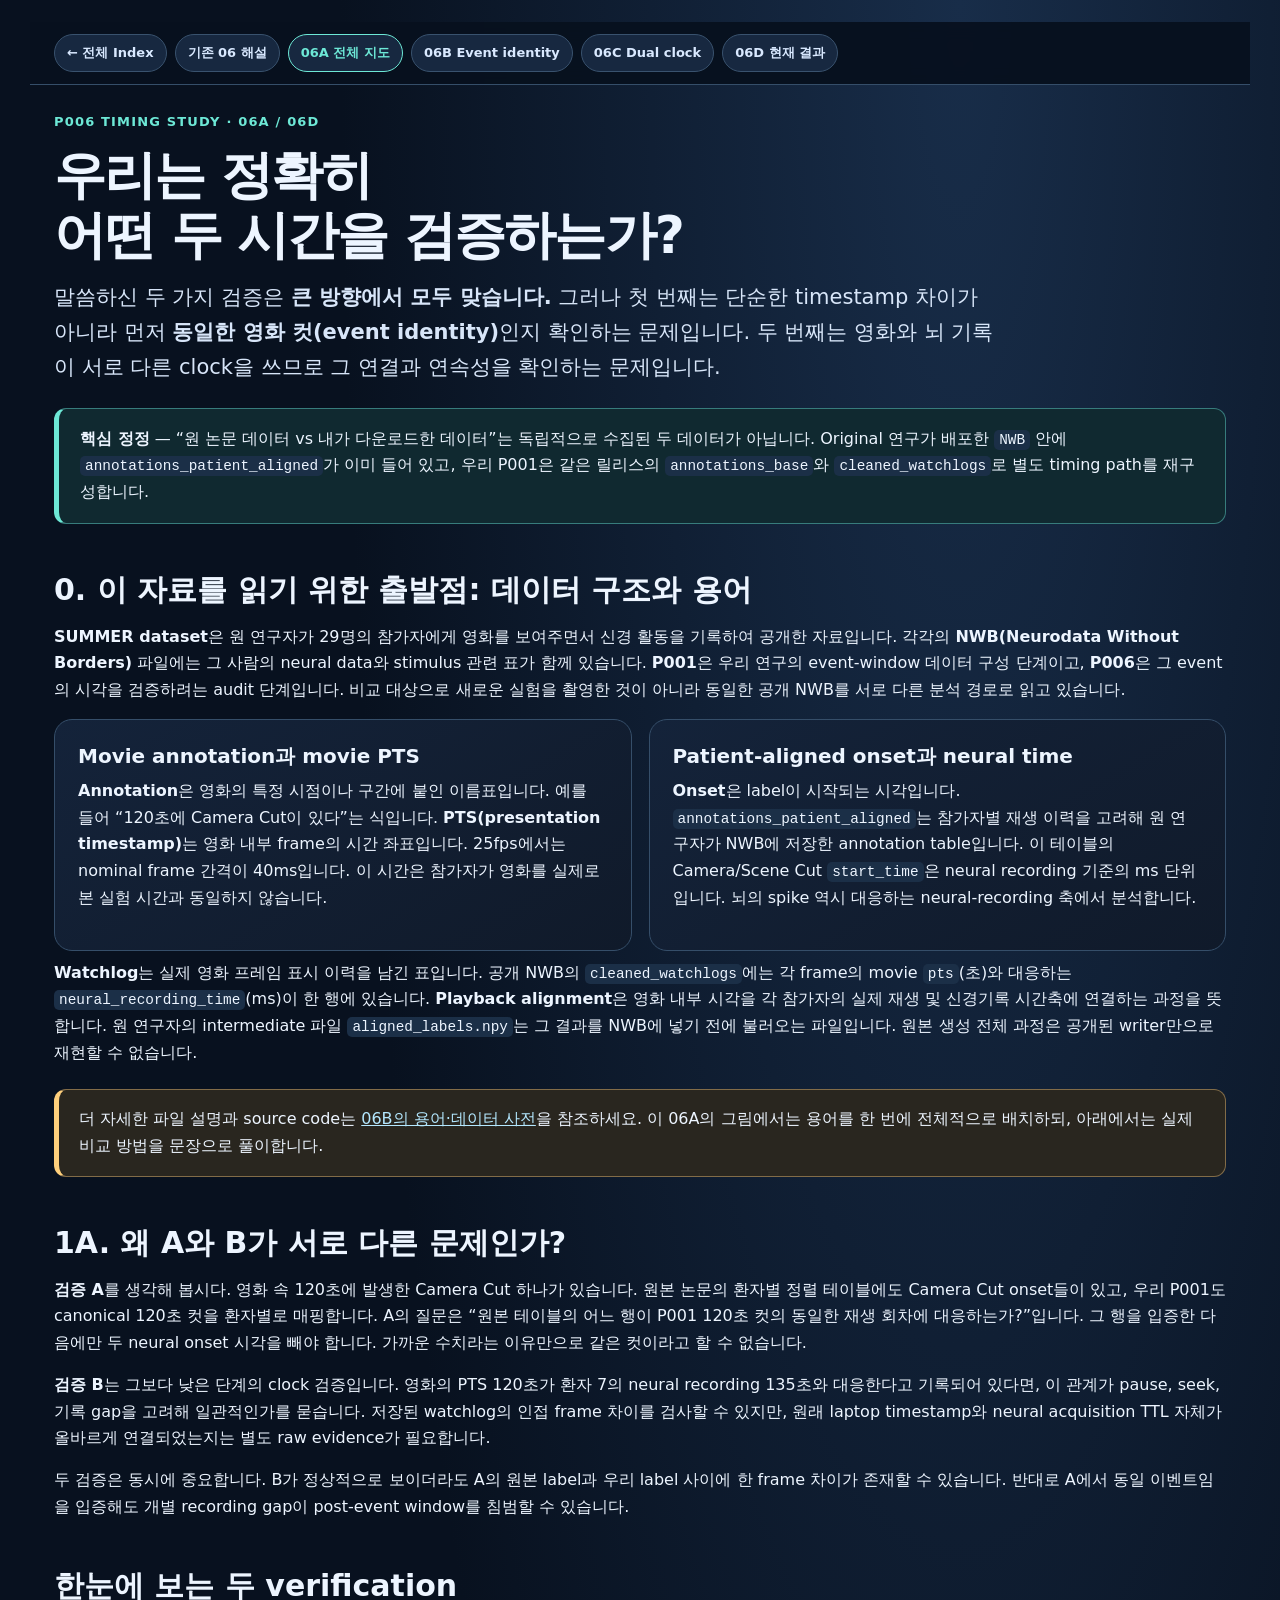
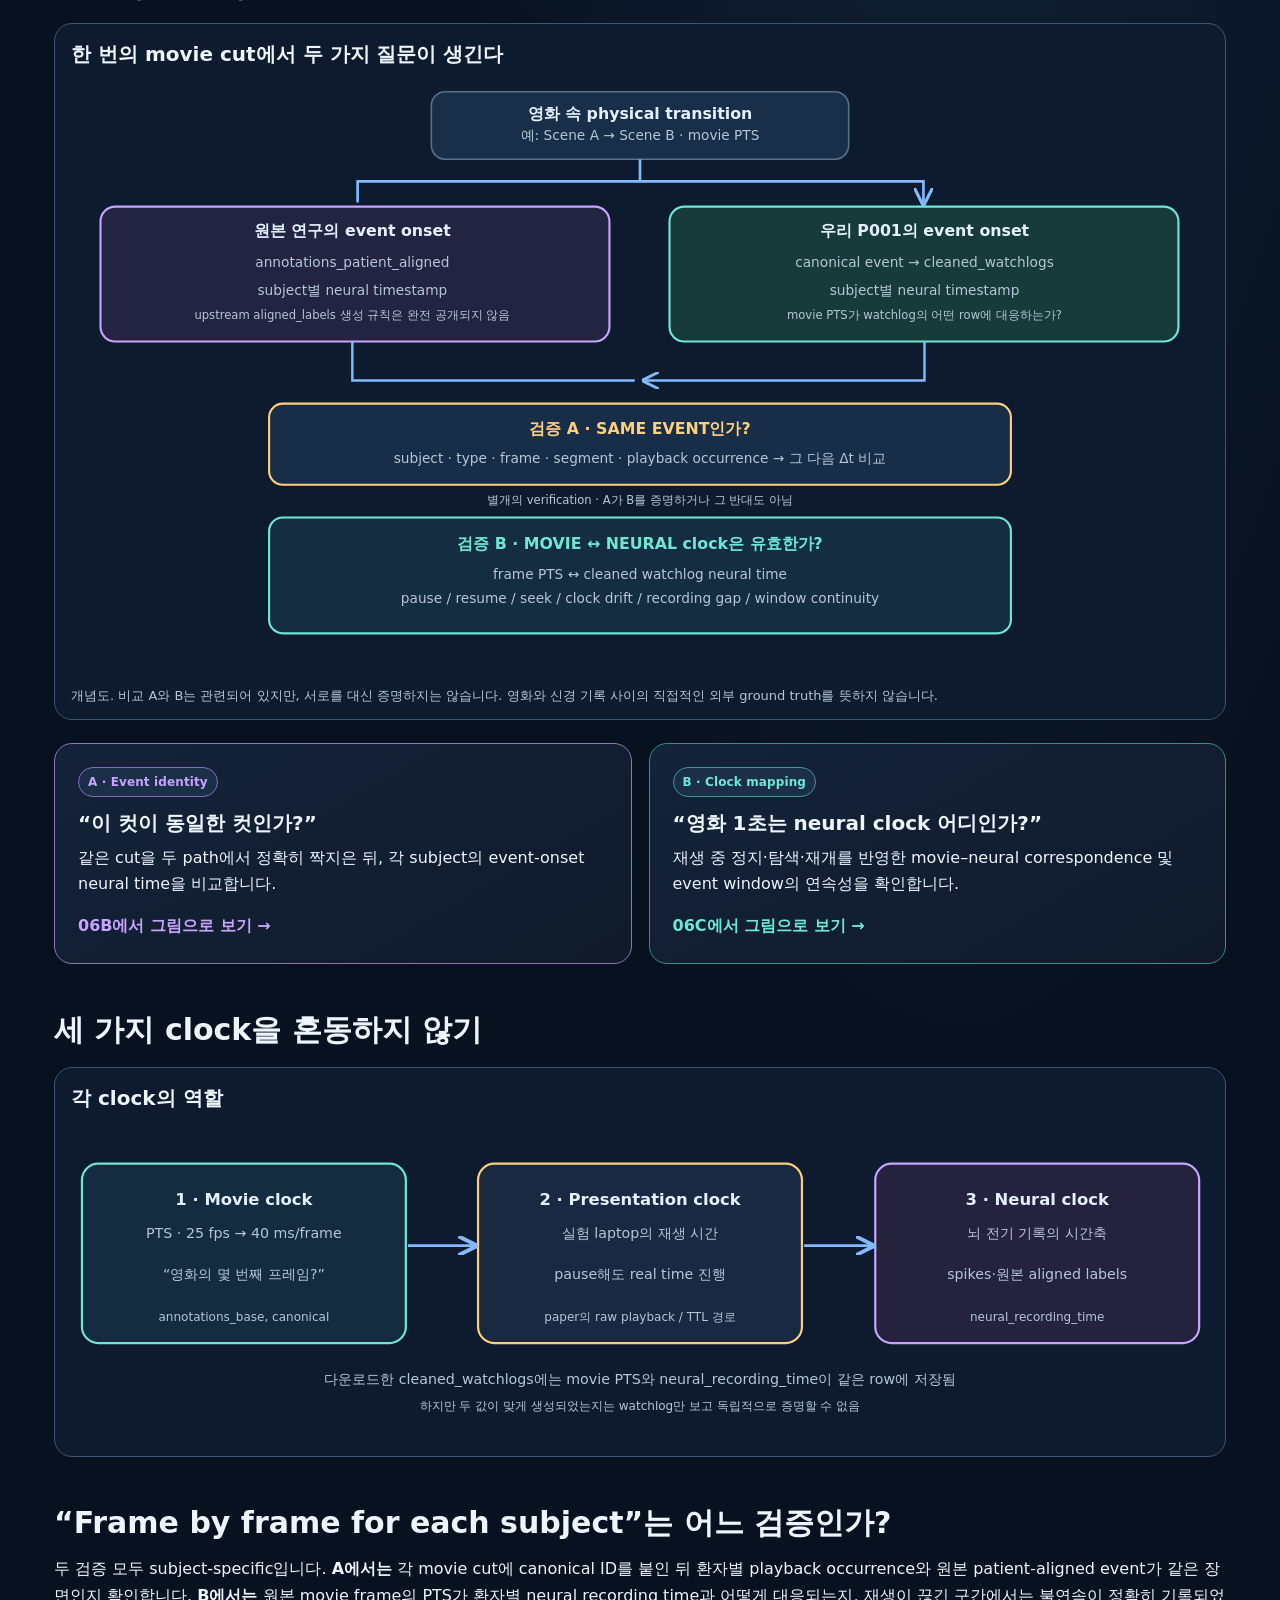
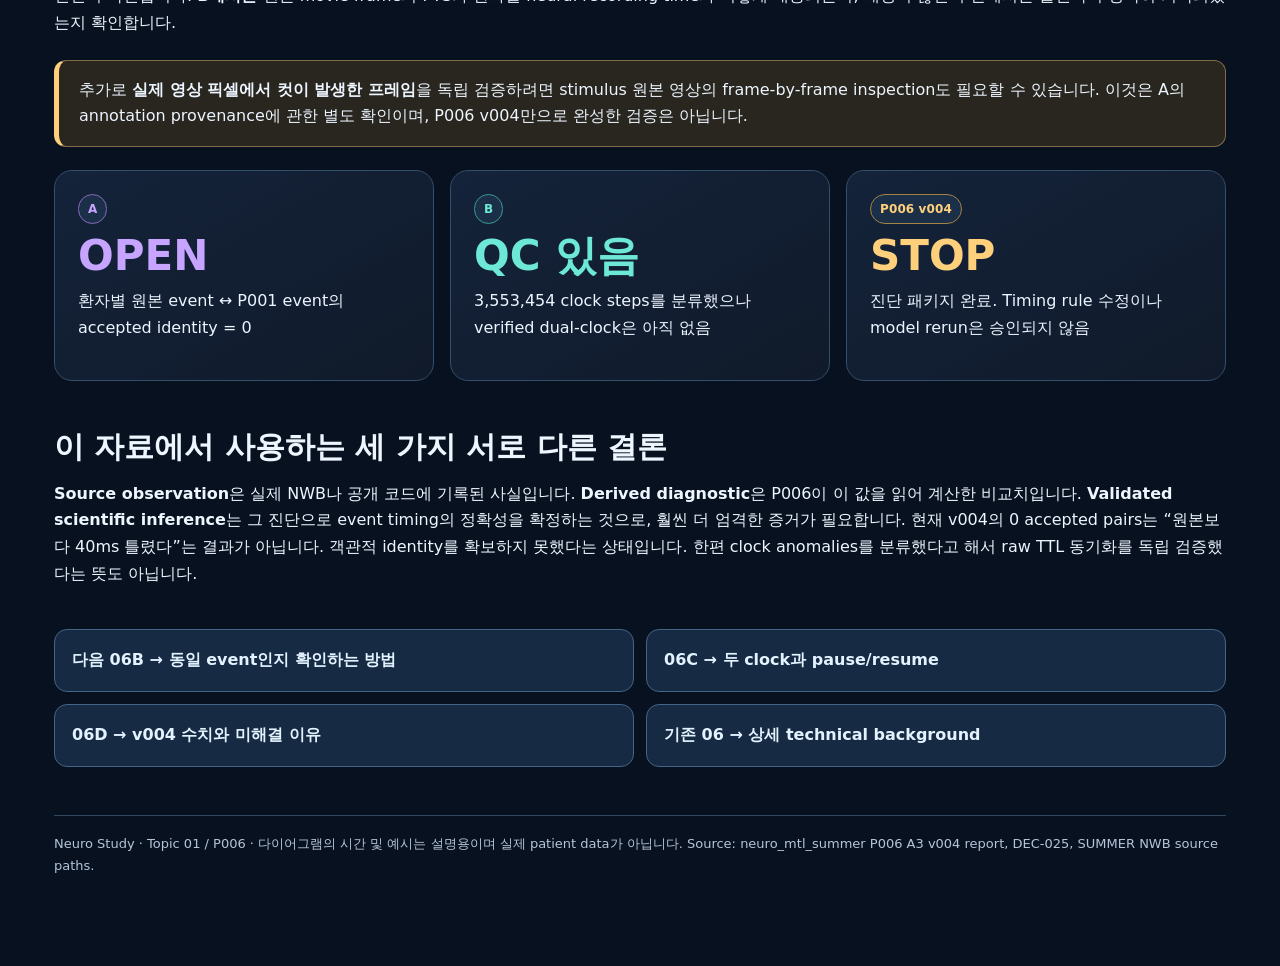
<file: p006_timing_01_overview.html>
<!doctype html>
<html lang="ko"><head><meta charset="utf-8"><meta name="viewport" content="width=device-width, initial-scale=1">
<meta name="description" content="P006 timing audit 시각 학습 06A: 원본 patient-aligned events와 P001의 두 가지 timing 검증을 구분합니다.">
<title>06A — Timing 검증의 두 축 | Neuro Study</title><link rel="stylesheet" href="p006_timing_visual.css"></head>
<body><div class="shell">
<nav class="nav" aria-label="Study navigation"><a href="study_index.html">← 전체 Index</a><a href="timing_alignment_original_vs_repo.html">기존 06 해설</a><a class="active" href="p006_timing_01_overview.html">06A 전체 지도</a><a href="p006_timing_02_event_identity.html">06B Event identity</a><a href="p006_timing_03_dual_clock.html">06C Dual clock</a><a href="p006_timing_04_status.html">06D 현재 결과</a></nav>
<header><div class="eyebrow">P006 Timing Study · 06A / 06D</div><h1>우리는 정확히<br>어떤 두 시간을 검증하는가?</h1>
<p class="lead">말씀하신 두 가지 검증은 <strong>큰 방향에서 모두 맞습니다.</strong> 그러나 첫 번째는 단순한 timestamp 차이가 아니라 먼저 <b>동일한 영화 컷(event identity)</b>인지 확인하는 문제입니다. 두 번째는 영화와 뇌 기록이 서로 다른 clock을 쓰므로 그 연결과 연속성을 확인하는 문제입니다.</p></header>
<div class="key"><strong>핵심 정정</strong> — “원 논문 데이터 vs 내가 다운로드한 데이터”는 독립적으로 수집된 두 데이터가 아닙니다. Original 연구가 배포한 <code>NWB</code> 안에 <code>annotations_patient_aligned</code>가 이미 들어 있고, 우리 P001은 같은 릴리스의 <code>annotations_base</code>와 <code>cleaned_watchlogs</code>로 별도 timing path를 재구성합니다.</div>
<section><h2>0. 이 자료를 읽기 위한 출발점: 데이터 구조와 용어</h2>
<p><strong>SUMMER dataset</strong>은 원 연구자가 29명의 참가자에게 영화를 보여주면서 신경 활동을 기록하여 공개한 자료입니다. 각각의 <strong>NWB(Neurodata Without Borders)</strong> 파일에는 그 사람의 neural data와 stimulus 관련 표가 함께 있습니다. <strong>P001</strong>은 우리 연구의 event-window 데이터 구성 단계이고, <strong>P006</strong>은 그 event의 시각을 검증하려는 audit 단계입니다. 비교 대상으로 새로운 실험을 촬영한 것이 아니라 동일한 공개 NWB를 서로 다른 분석 경로로 읽고 있습니다.</p>
<div class="grid2"><div class="card"><h3>Movie annotation과 movie PTS</h3><p><strong>Annotation</strong>은 영화의 특정 시점이나 구간에 붙인 이름표입니다. 예를 들어 “120초에 Camera Cut이 있다”는 식입니다. <strong>PTS(presentation timestamp)</strong>는 영화 내부 frame의 시간 좌표입니다. 25fps에서는 nominal frame 간격이 40ms입니다. 이 시간은 참가자가 영화를 실제로 본 실험 시간과 동일하지 않습니다.</p></div>
<div class="card"><h3>Patient-aligned onset과 neural time</h3><p><strong>Onset</strong>은 label이 시작되는 시각입니다. <code>annotations_patient_aligned</code>는 참가자별 재생 이력을 고려해 원 연구자가 NWB에 저장한 annotation table입니다. 이 테이블의 Camera/Scene Cut <code>start_time</code>은 neural recording 기준의 ms 단위입니다. 뇌의 spike 역시 대응하는 neural-recording 축에서 분석합니다.</p></div></div>
<p><strong>Watchlog</strong>는 실제 영화 프레임 표시 이력을 남긴 표입니다. 공개 NWB의 <code>cleaned_watchlogs</code>에는 각 frame의 movie <code>pts</code>(초)와 대응하는 <code>neural_recording_time</code>(ms)이 한 행에 있습니다. <strong>Playback alignment</strong>은 영화 내부 시각을 각 참가자의 실제 재생 및 신경기록 시간축에 연결하는 과정을 뜻합니다. 원 연구자의 intermediate 파일 <code>aligned_labels.npy</code>는 그 결과를 NWB에 넣기 전에 불러오는 파일입니다. 원본 생성 전체 과정은 공개된 writer만으로 재현할 수 없습니다.</p>
<div class="note">더 자세한 파일 설명과 source code는 <a href="p006_timing_02_event_identity.html#start">06B의 용어·데이터 사전</a>을 참조하세요. 이 06A의 그림에서는 용어를 한 번에 전체적으로 배치하되, 아래에서는 실제 비교 방법을 문장으로 풀이합니다.</div></section>
<section><h2>1A. 왜 A와 B가 서로 다른 문제인가?</h2>
<p><strong>검증 A</strong>를 생각해 봅시다. 영화 속 120초에 발생한 Camera Cut 하나가 있습니다. 원본 논문의 환자별 정렬 테이블에도 Camera Cut onset들이 있고, 우리 P001도 canonical 120초 컷을 환자별로 매핑합니다. A의 질문은 “원본 테이블의 어느 행이 P001 120초 컷의 동일한 재생 회차에 대응하는가?”입니다. 그 행을 입증한 다음에만 두 neural onset 시각을 빼야 합니다. 가까운 수치라는 이유만으로 같은 컷이라고 할 수 없습니다.</p>
<p><strong>검증 B</strong>는 그보다 낮은 단계의 clock 검증입니다. 영화의 PTS 120초가 환자 7의 neural recording 135초와 대응한다고 기록되어 있다면, 이 관계가 pause, seek, 기록 gap을 고려해 일관적인가를 묻습니다. 저장된 watchlog의 인접 frame 차이를 검사할 수 있지만, 원래 laptop timestamp와 neural acquisition TTL 자체가 올바르게 연결되었는지는 별도 raw evidence가 필요합니다.</p>
<p>두 검증은 동시에 중요합니다. B가 정상적으로 보이더라도 A의 원본 label과 우리 label 사이에 한 frame 차이가 존재할 수 있습니다. 반대로 A에서 동일 이벤트임을 입증해도 개별 recording gap이 post-event window를 침범할 수 있습니다.</p></section><section><h2>한눈에 보는 두 verification</h2>
<div class="diagram"><h3>한 번의 movie cut에서 두 가지 질문이 생긴다</h3><div class="svgscroll">
<svg class="viz" viewBox="0 0 1080 570" role="img" aria-label="영화 컷에서 원본 환자별 event time 경로와 우리 P001 경로가 분기하고, event identity 비교와 movie-neural clock mapping 검증이 서로 다른 질문임을 나타낸 흐름도">
<defs><marker id="ar-c" viewBox="0 0 10 10" refX="8" refY="5" markerWidth="7" markerHeight="7" orient="auto-start-reverse"><path d="M0 0 L10 5 L0 10" fill="none" stroke="#83baff" stroke-width="1.7"/></marker></defs>
<rect x="342" y="14" width="396" height="64" rx="13" class="box"/><text x="540" y="40" class="label" text-anchor="middle">영화 속 physical transition</text><text x="540" y="60" class="muted" text-anchor="middle">예: Scene A → Scene B · movie PTS</text>
<path d="M540 78V99H272V119 M540 99H809V119" stroke="#83baff" fill="none" stroke-width="2.5" marker-end="url(#ar-c)"/>
<rect x="28" y="123" width="483" height="128" rx="14" fill="#222441" stroke="#c6a4ff" stroke-width="2"/>
<text x="267" y="151" class="label" text-anchor="middle">원본 연구의 event onset</text>
<text x="267" y="180" class="muted" text-anchor="middle">annotations_patient_aligned</text>
<text x="267" y="207" class="muted" text-anchor="middle">subject별 neural timestamp</text>
<text x="267" y="230" class="micro" text-anchor="middle">upstream aligned_labels 생성 규칙은 완전 공개되지 않음</text>
<rect x="568" y="123" width="483" height="128" rx="14" fill="#173b38" stroke="#6de8d6" stroke-width="2"/>
<text x="810" y="151" class="label" text-anchor="middle">우리 P001의 event onset</text>
<text x="810" y="180" class="muted" text-anchor="middle">canonical event → cleaned_watchlogs</text>
<text x="810" y="207" class="muted" text-anchor="middle">subject별 neural timestamp</text>
<text x="810" y="230" class="micro" text-anchor="middle">movie PTS가 watchlog의 어떤 row에 대응하는가?</text>
<path d="M267 251V288H535 M810 251V288H545" stroke="#83baff" stroke-width="2.3" fill="none" marker-end="url(#ar-c)"/>
<rect x="188" y="310" width="704" height="77" rx="13" fill="#182d48" stroke="#ffd07c" stroke-width="2"/>
<text x="540" y="339" class="label orange" text-anchor="middle">검증 A · SAME EVENT인가?</text>
<text x="540" y="366" class="muted" text-anchor="middle">subject · type · frame · segment · playback occurrence → 그 다음 Δt 비교</text>
<rect x="188" y="418" width="704" height="110" rx="13" fill="#152d40" stroke="#6de8d6" stroke-width="2"/>
<text x="540" y="448" class="label cyan" text-anchor="middle">검증 B · MOVIE ↔ NEURAL clock은 유효한가?</text>
<text x="540" y="476" class="muted" text-anchor="middle">frame PTS ↔ cleaned watchlog neural time</text>
<text x="540" y="499" class="muted" text-anchor="middle">pause / resume / seek / clock drift / recording gap / window continuity</text>
<text x="540" y="405" class="micro" text-anchor="middle">별개의 verification · A가 B를 증명하거나 그 반대도 아님</text>
</svg></div><p class="caption">개념도. 비교 A와 B는 관련되어 있지만, 서로를 대신 증명하지는 않습니다. 영화와 신경 기록 사이의 직접적인 외부 ground truth를 뜻하지 않습니다.</p></div>
<div class="grid2">
<a class="card" style="text-decoration:none;color:inherit;border-color:#8e75be" href="p006_timing_02_event_identity.html"><span class="tag purple">A · Event identity</span><h3 style="margin-top:13px">“이 컷이 동일한 컷인가?”</h3><p>같은 cut을 두 path에서 정확히 짝지은 뒤, 각 subject의 event-onset neural time을 비교합니다.</p><b style="color:var(--purple)">06B에서 그림으로 보기 →</b></a>
<a class="card" style="text-decoration:none;color:inherit;border-color:#368f85" href="p006_timing_03_dual_clock.html"><span class="tag cyan">B · Clock mapping</span><h3 style="margin-top:13px">“영화 1초는 neural clock 어디인가?”</h3><p>재생 중 정지·탐색·재개를 반영한 movie–neural correspondence 및 event window의 연속성을 확인합니다.</p><b style="color:var(--cyan)">06C에서 그림으로 보기 →</b></a></div>
</section>
<section><h2>세 가지 clock을 혼동하지 않기</h2>
<div class="diagram"><h3>각 clock의 역할</h3><div class="svgscroll">
<svg class="viz" viewBox="0 0 1040 295" role="img" aria-label="movie PTS가 laptop presentation clock을 통해 neural acquisition clock으로 연결되는 계층과 공개 파일을 나타내는 그림">
<defs><marker id="arrow" viewBox="0 0 10 10" refX="8" refY="5" markerWidth="7" markerHeight="7" orient="auto"><path d="M0 0L10 5L0 10" fill="none" stroke="#83baff" stroke-width="2"/></marker></defs>
<rect x="10" y="39" width="296" height="164" rx="15" fill="#142b40" stroke="#6de8d6" stroke-width="2"/>
<text x="158" y="77" class="label" text-anchor="middle">1 · Movie clock</text><text x="158" y="107" class="muted" text-anchor="middle">PTS · 25 fps → 40 ms/frame</text><text x="158" y="144" class="muted" text-anchor="middle">“영화의 몇 번째 프레임?”</text><text x="158" y="183" class="micro" text-anchor="middle">annotations_base, canonical</text>
<rect x="372" y="39" width="296" height="164" rx="15" fill="#192941" stroke="#ffd07c" stroke-width="2"/>
<text x="520" y="77" class="label" text-anchor="middle">2 · Presentation clock</text><text x="520" y="107" class="muted" text-anchor="middle">실험 laptop의 재생 시간</text><text x="520" y="144" class="muted" text-anchor="middle">pause해도 real time 진행</text><text x="520" y="183" class="micro" text-anchor="middle">paper의 raw playback / TTL 경로</text>
<rect x="735" y="39" width="296" height="164" rx="15" fill="#25223e" stroke="#c6a4ff" stroke-width="2"/>
<text x="883" y="77" class="label" text-anchor="middle">3 · Neural clock</text><text x="883" y="107" class="muted" text-anchor="middle">뇌 전기 기록의 시간축</text><text x="883" y="144" class="muted" text-anchor="middle">spikes·원본 aligned labels</text><text x="883" y="183" class="micro" text-anchor="middle">neural_recording_time</text>
<path d="M308 114H368" stroke="#83baff" stroke-width="2.5" marker-end="url(#arrow)"/><path d="M670 114H731" stroke="#83baff" stroke-width="2.5" marker-end="url(#arrow)"/>
<text x="520" y="240" class="muted" text-anchor="middle">다운로드한 cleaned_watchlogs에는 movie PTS와 neural_recording_time이 같은 row에 저장됨</text>
<text x="520" y="264" class="micro" text-anchor="middle">하지만 두 값이 맞게 생성되었는지는 watchlog만 보고 독립적으로 증명할 수 없음</text>
</svg></div></div>
</section>
<section><h2>“Frame by frame for each subject”는 어느 검증인가?</h2>
<p>두 검증 모두 subject-specific입니다. <b>A에서는</b> 각 movie cut에 canonical ID를 붙인 뒤 환자별 playback occurrence와 원본 patient-aligned event가 같은 장면인지 확인합니다. <b>B에서는</b> 원본 movie frame의 PTS가 환자별 neural recording time과 어떻게 대응되는지, 재생이 끊긴 구간에서는 불연속이 정확히 기록되었는지 확인합니다.</p>
<div class="note">추가로 <strong>실제 영상 픽셀에서 컷이 발생한 프레임</strong>을 독립 검증하려면 stimulus 원본 영상의 frame-by-frame inspection도 필요할 수 있습니다. 이것은 A의 annotation provenance에 관한 별도 확인이며, P006 v004만으로 완성한 검증은 아닙니다.</div>
<div class="grid3">
<div class="card"><div class="tag purple">A</div><div class="bigstat purple">OPEN</div><p>환자별 원본 event ↔ P001 event의 accepted identity = 0</p></div>
<div class="card"><div class="tag cyan">B</div><div class="bigstat">QC 있음</div><p>3,553,454 clock steps를 분류했으나 verified dual-clock은 아직 없음</p></div>
<div class="card"><div class="tag orange">P006 v004</div><div class="bigstat" style="color:var(--orange)">STOP</div><p>진단 패키지 완료. Timing rule 수정이나 model rerun은 승인되지 않음</p></div></div>
</section>
<section><h2>이 자료에서 사용하는 세 가지 서로 다른 결론</h2><p><b>Source observation</b>은 실제 NWB나 공개 코드에 기록된 사실입니다. <b>Derived diagnostic</b>은 P006이 이 값을 읽어 계산한 비교치입니다. <b>Validated scientific inference</b>는 그 진단으로 event timing의 정확성을 확정하는 것으로, 훨씬 더 엄격한 증거가 필요합니다. 현재 v004의 0 accepted pairs는 “원본보다 40ms 틀렸다”는 결과가 아닙니다. 객관적 identity를 확보하지 못했다는 상태입니다. 한편 clock anomalies를 분류했다고 해서 raw TTL 동기화를 독립 검증했다는 뜻도 아닙니다.</p></section><div class="page-links"><a href="p006_timing_02_event_identity.html">다음 06B → 동일 event인지 확인하는 방법</a><a href="p006_timing_03_dual_clock.html">06C → 두 clock과 pause/resume</a><a href="p006_timing_04_status.html">06D → v004 수치와 미해결 이유</a><a href="timing_alignment_original_vs_repo.html">기존 06 → 상세 technical background</a></div>
<footer class="footer">Neuro Study · Topic 01 / P006 · 다이어그램의 시간 및 예시는 설명용이며 실제 patient data가 아닙니다. Source: neuro_mtl_summer P006 A3 v004 report, DEC-025, SUMMER NWB source paths.</footer>
</div></body></html>
</file>
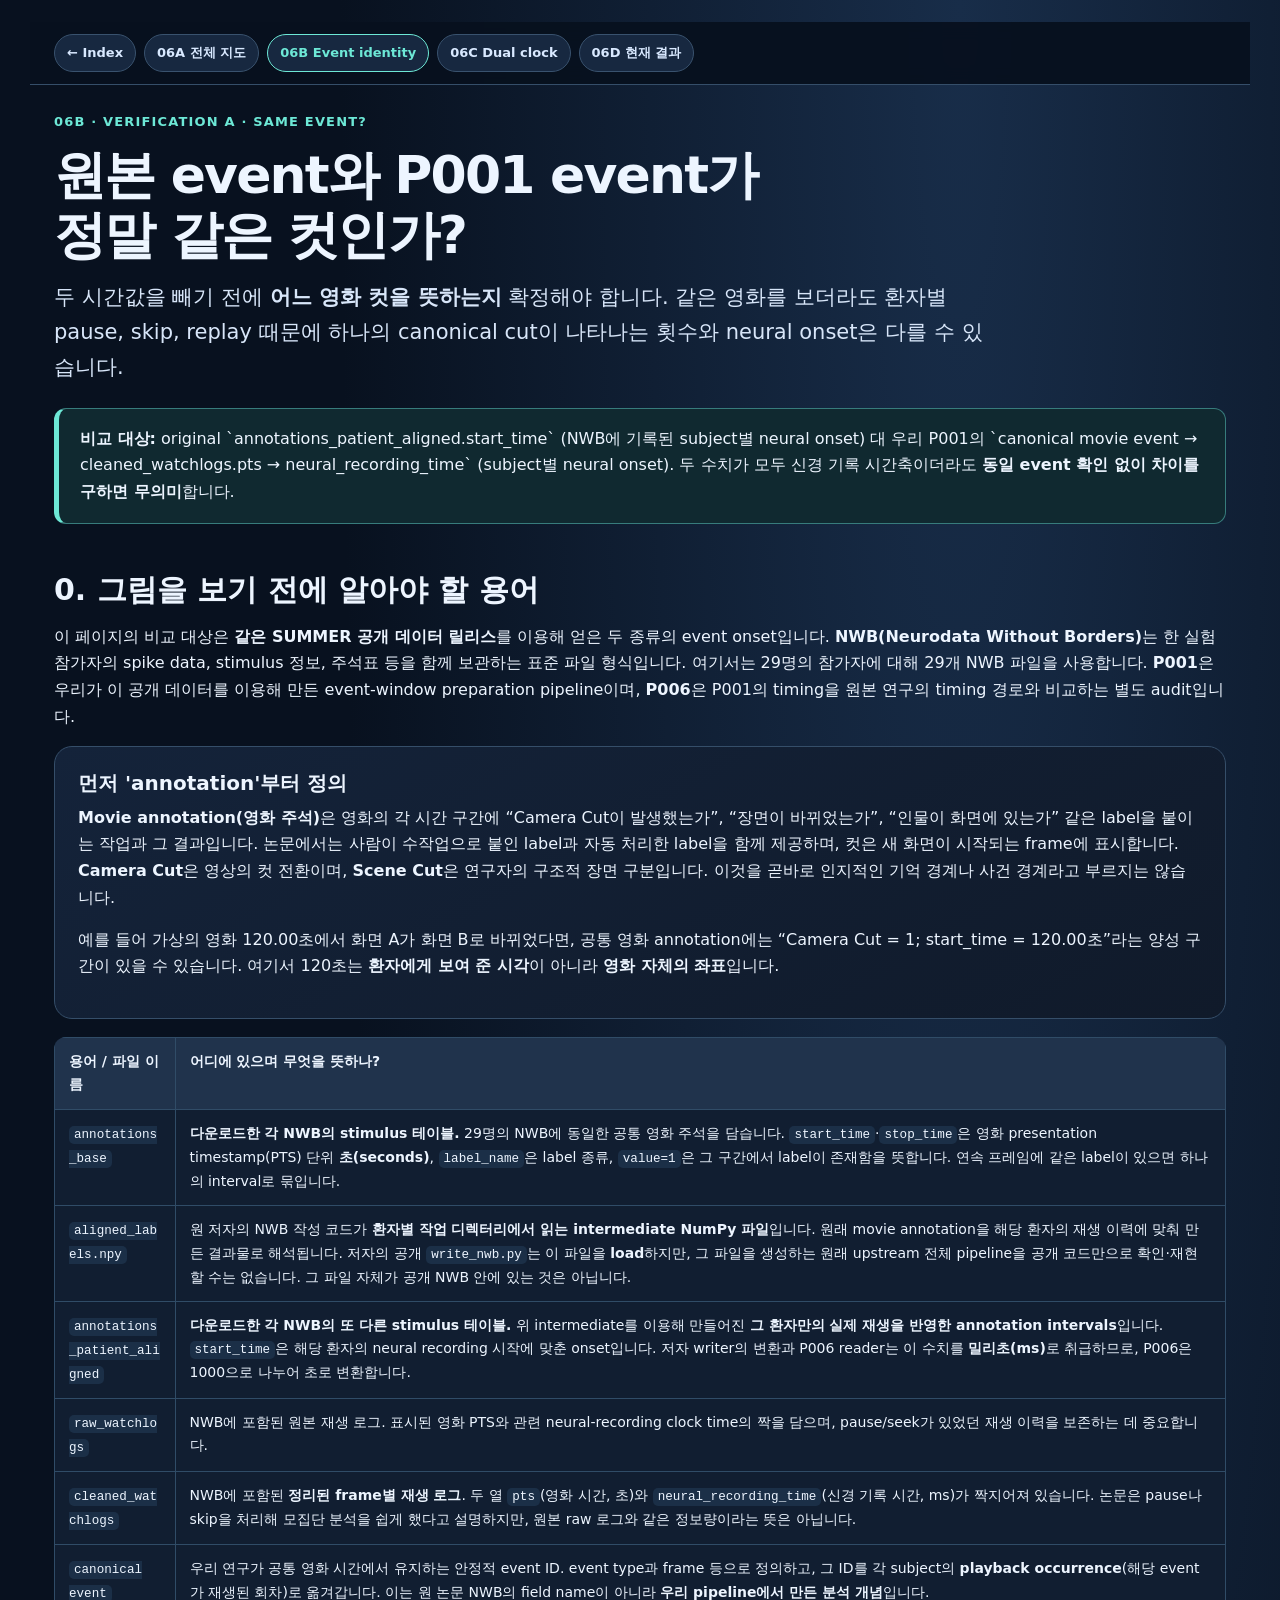
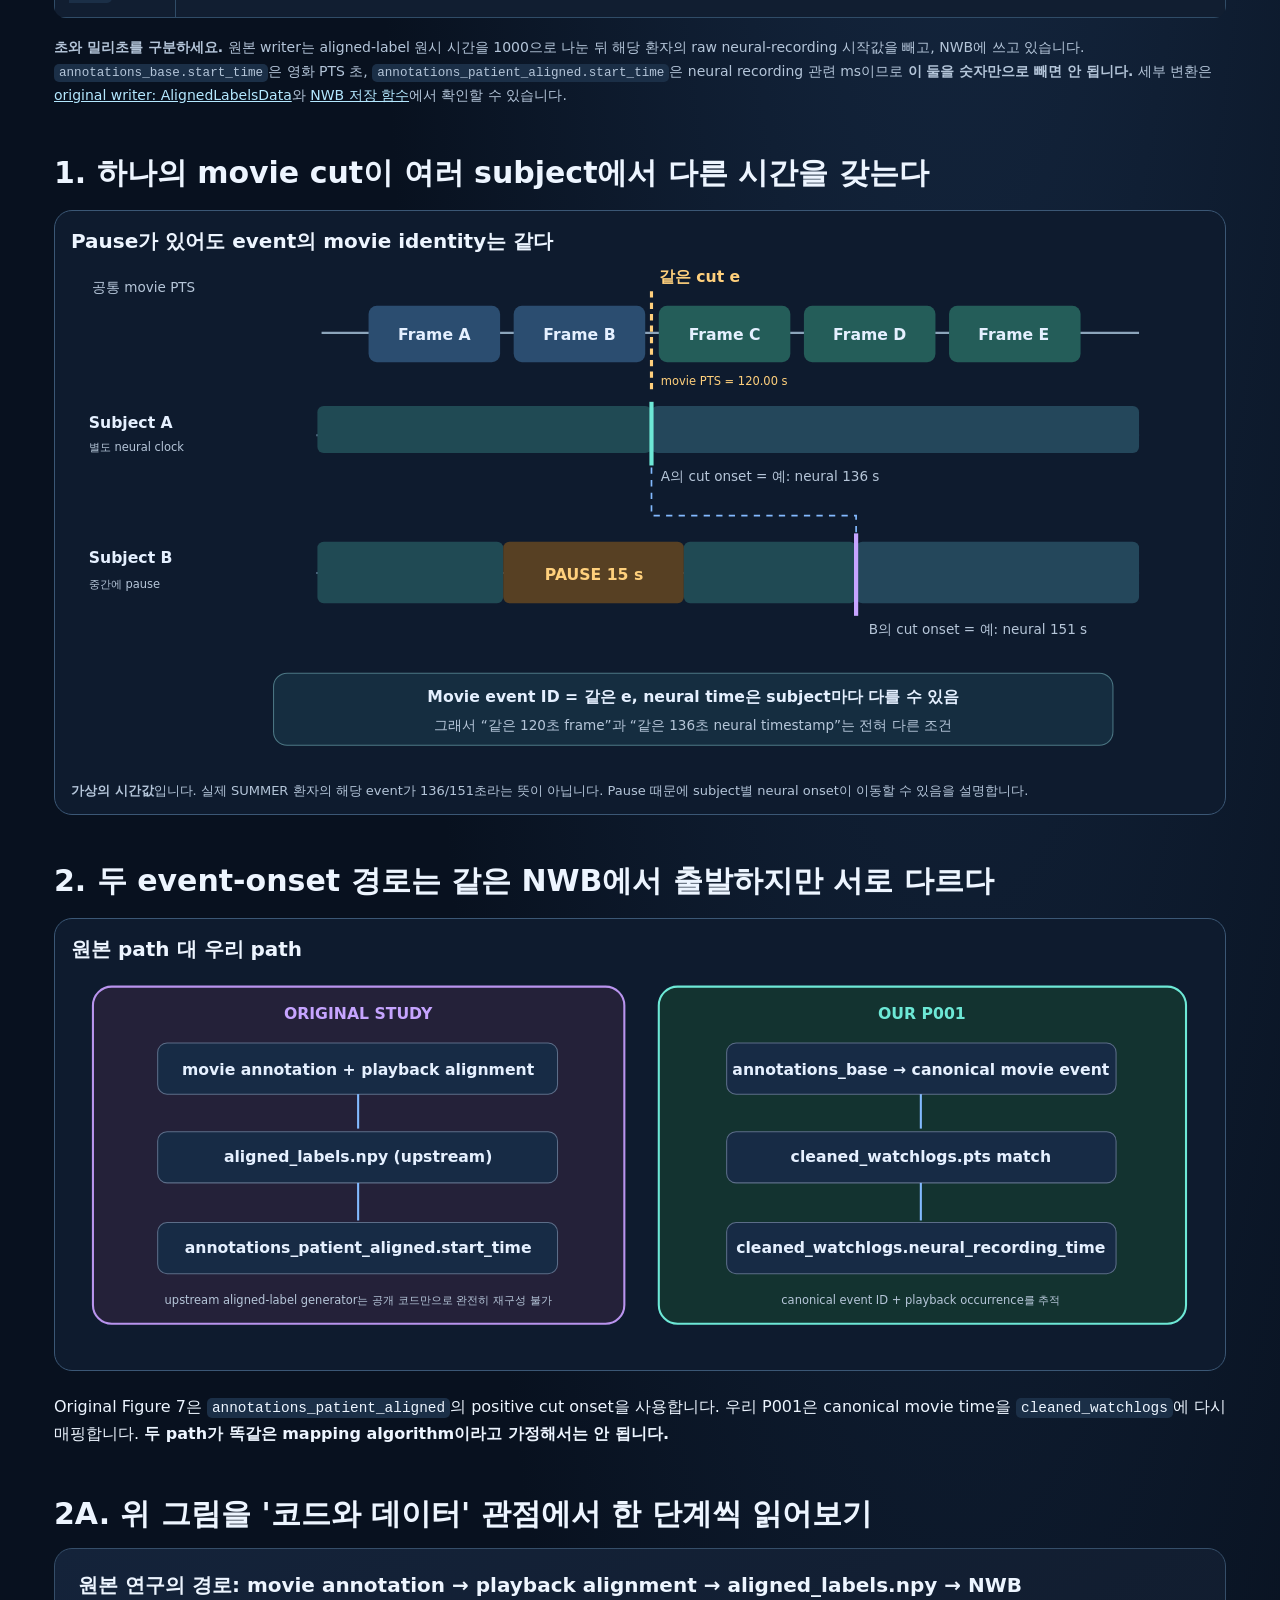
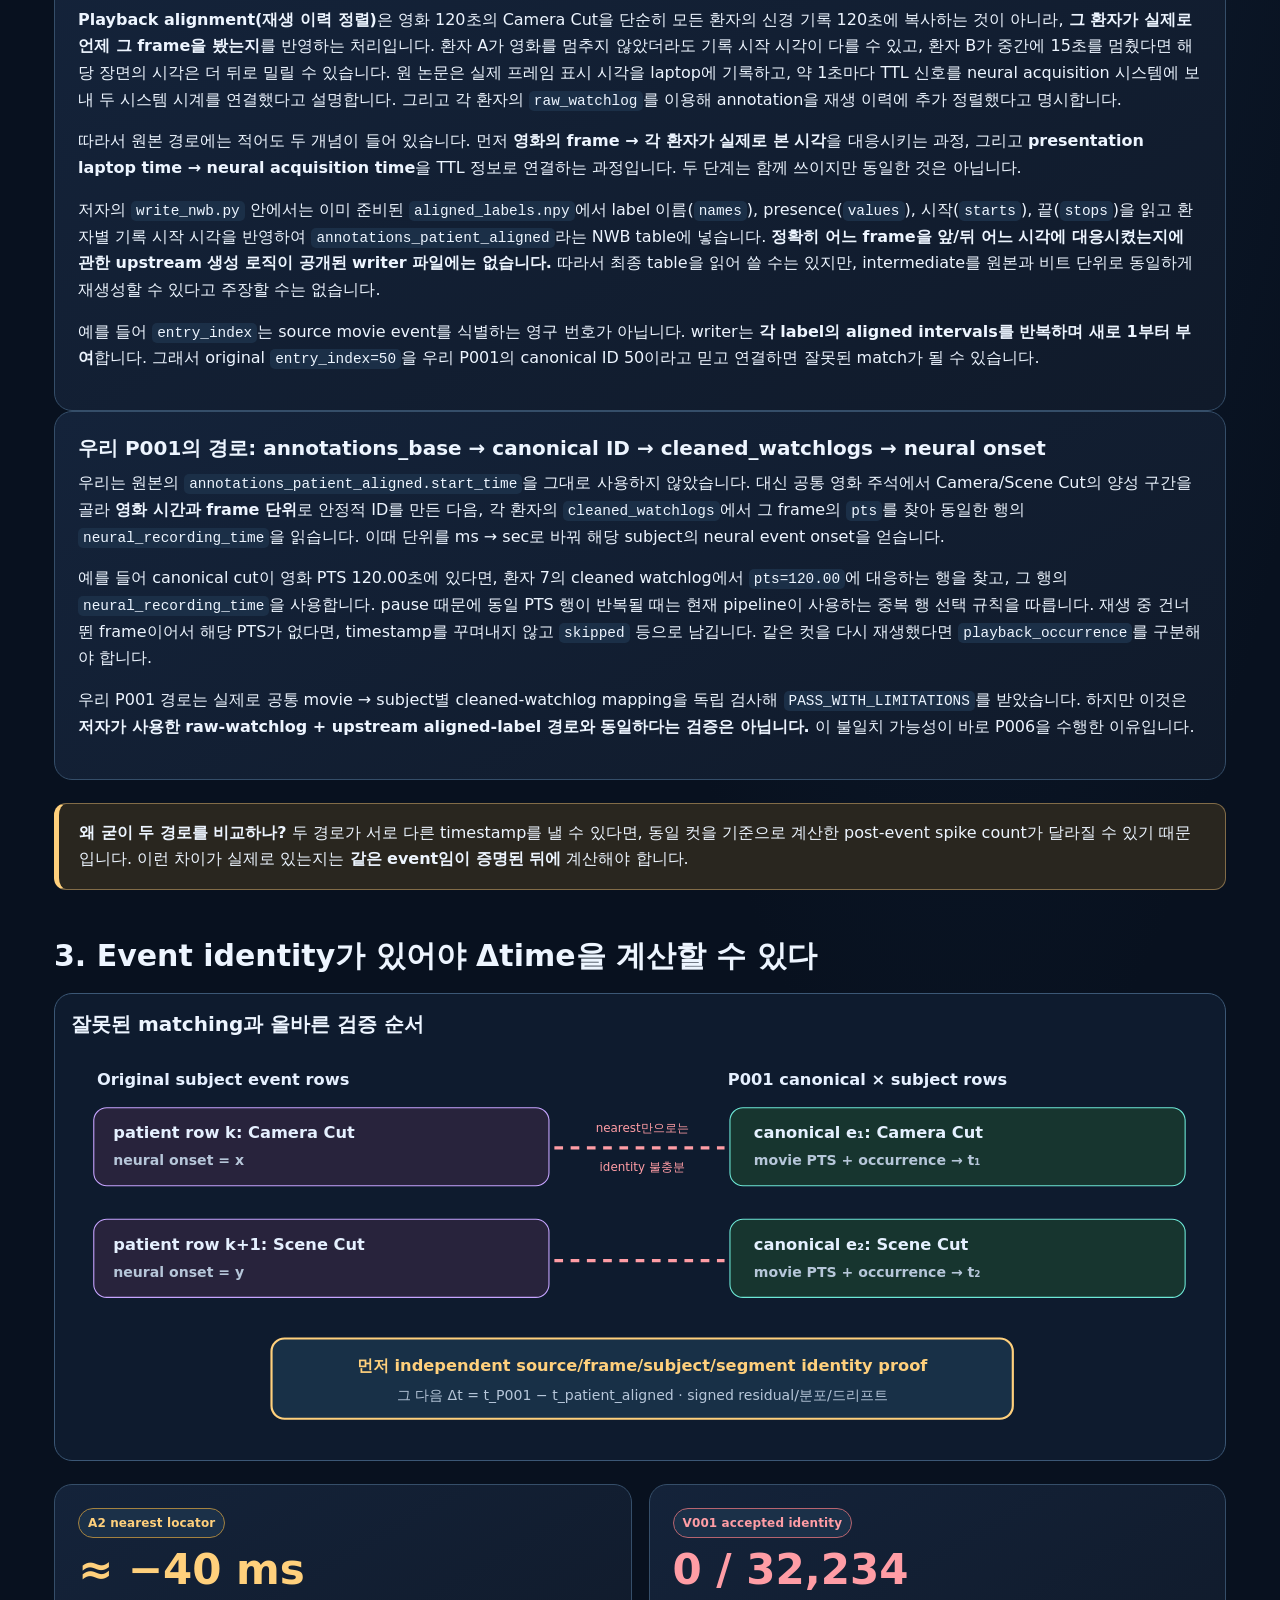
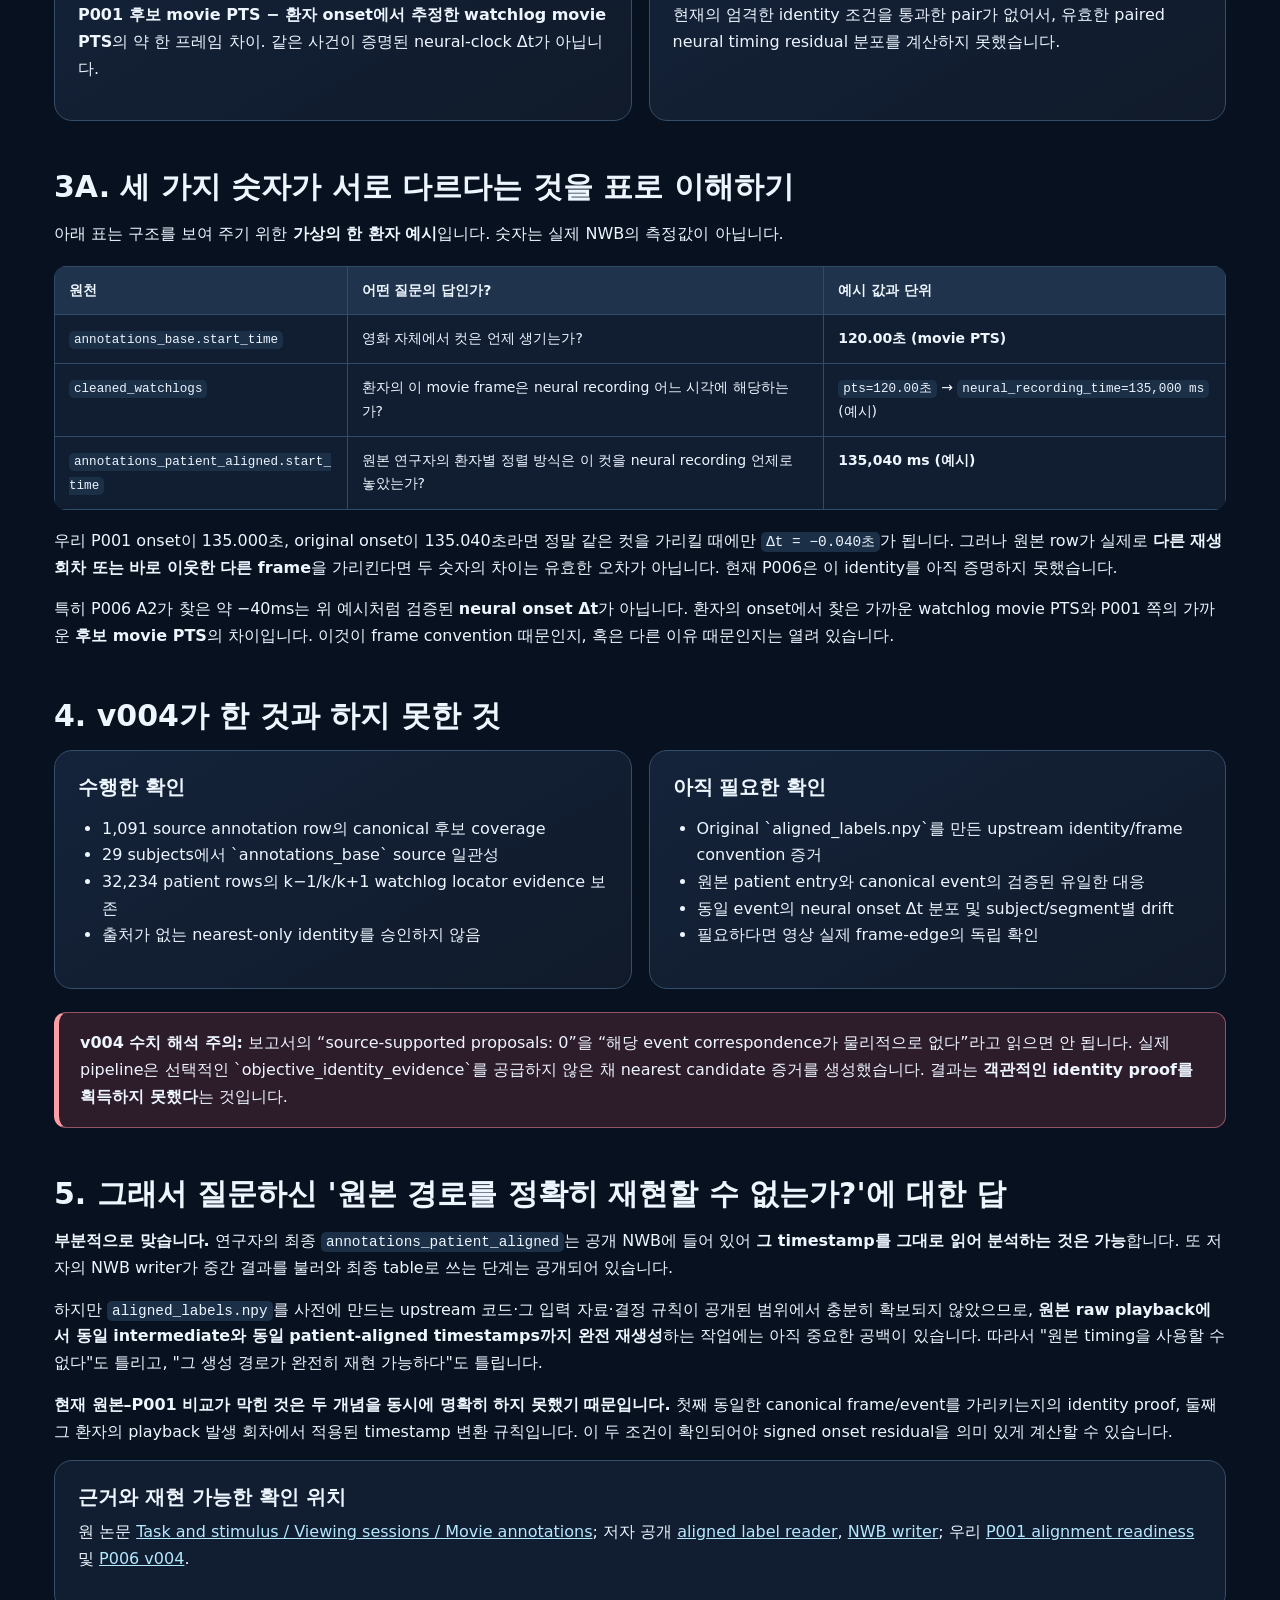
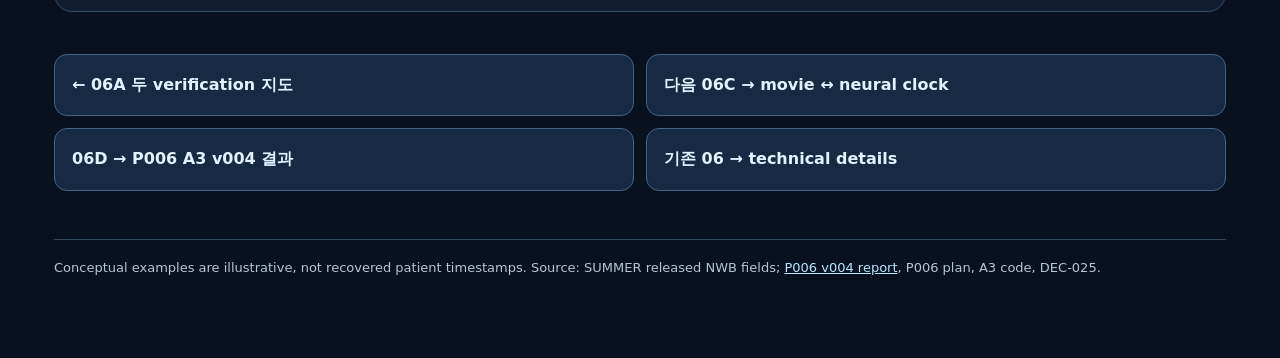
<file: p006_timing_02_event_identity.html>
<!doctype html><html lang="ko"><head><meta charset="utf-8"><meta name="viewport" content="width=device-width,initial-scale=1">
<title>06B — Event identity와 원본 onset 비교 | Neuro Study</title><link rel="stylesheet" href="p006_timing_visual.css"></head>
<body><div class="shell">
<nav class="nav" aria-label="Study navigation"><a href="study_index.html">← Index</a><a href="p006_timing_01_overview.html">06A 전체 지도</a><a class="active" href="p006_timing_02_event_identity.html">06B Event identity</a><a href="p006_timing_03_dual_clock.html">06C Dual clock</a><a href="p006_timing_04_status.html">06D 현재 결과</a></nav>
<header><div class="eyebrow">06B · Verification A · Same event?</div><h1>원본 event와 P001 event가<br>정말 같은 컷인가?</h1><p class="lead">두 시간값을 빼기 전에 <b>어느 영화 컷을 뜻하는지</b> 확정해야 합니다. 같은 영화를 보더라도 환자별 pause, skip, replay 때문에 하나의 canonical cut이 나타나는 횟수와 neural onset은 다를 수 있습니다.</p></header>
<div class="key"><b>비교 대상:</b> original `annotations_patient_aligned.start_time` (NWB에 기록된 subject별 neural onset) 대 우리 P001의 `canonical movie event → cleaned_watchlogs.pts → neural_recording_time` (subject별 neural onset). 두 수치가 모두 신경 기록 시간축이더라도 <b>동일 event 확인 없이 차이를 구하면 무의미</b>합니다.</div>

<section id="start"><h2>0. 그림을 보기 전에 알아야 할 용어</h2>
<p>이 페이지의 비교 대상은 <strong>같은 SUMMER 공개 데이터 릴리스</strong>를 이용해 얻은 두 종류의 event onset입니다. <strong>NWB(Neurodata Without Borders)</strong>는 한 실험 참가자의 spike data, stimulus 정보, 주석표 등을 함께 보관하는 표준 파일 형식입니다. 여기서는 29명의 참가자에 대해 29개 NWB 파일을 사용합니다. <strong>P001</strong>은 우리가 이 공개 데이터를 이용해 만든 event-window preparation pipeline이며, <strong>P006</strong>은 P001의 timing을 원본 연구의 timing 경로와 비교하는 별도 audit입니다.</p>
<div class="card"><h3>먼저 'annotation'부터 정의</h3>
<p><strong>Movie annotation(영화 주석)</strong>은 영화의 각 시간 구간에 “Camera Cut이 발생했는가”, “장면이 바뀌었는가”, “인물이 화면에 있는가” 같은 label을 붙이는 작업과 그 결과입니다. 논문에서는 사람이 수작업으로 붙인 label과 자동 처리한 label을 함께 제공하며, 컷은 새 화면이 시작되는 frame에 표시합니다. <strong>Camera Cut</strong>은 영상의 컷 전환이며, <strong>Scene Cut</strong>은 연구자의 구조적 장면 구분입니다. 이것을 곧바로 인지적인 기억 경계나 사건 경계라고 부르지는 않습니다.</p>
<p>예를 들어 가상의 영화 120.00초에서 화면 A가 화면 B로 바뀌었다면, 공통 영화 annotation에는 “Camera Cut = 1; start_time = 120.00초”라는 양성 구간이 있을 수 있습니다. 여기서 120초는 <b>환자에게 보여 준 시각</b>이 아니라 <b>영화 자체의 좌표</b>입니다.</p></div>
<table><thead><tr><th>용어 / 파일 이름</th><th>어디에 있으며 무엇을 뜻하나?</th></tr></thead><tbody>
<tr><td><code>annotations_base</code></td><td><strong>다운로드한 각 NWB의 stimulus 테이블.</strong> 29명의 NWB에 동일한 공통 영화 주석을 담습니다. <code>start_time</code>·<code>stop_time</code>은 영화 presentation timestamp(PTS) 단위 <b>초(seconds)</b>, <code>label_name</code>은 label 종류, <code>value=1</code>은 그 구간에서 label이 존재함을 뜻합니다. 연속 프레임에 같은 label이 있으면 하나의 interval로 묶입니다.</td></tr>
<tr><td><code>aligned_labels.npy</code></td><td>원 저자의 NWB 작성 코드가 <b>환자별 작업 디렉터리에서 읽는 intermediate NumPy 파일</b>입니다. 원래 movie annotation을 해당 환자의 재생 이력에 맞춰 만든 결과물로 해석됩니다. 저자의 공개 <code>write_nwb.py</code>는 이 파일을 <b>load</b>하지만, 그 파일을 생성하는 원래 upstream 전체 pipeline을 공개 코드만으로 확인·재현할 수는 없습니다. 그 파일 자체가 공개 NWB 안에 있는 것은 아닙니다.</td></tr>
<tr><td><code>annotations_patient_aligned</code></td><td><strong>다운로드한 각 NWB의 또 다른 stimulus 테이블.</strong> 위 intermediate를 이용해 만들어진 <b>그 환자만의 실제 재생을 반영한 annotation intervals</b>입니다. <code>start_time</code>은 해당 환자의 neural recording 시작에 맞춘 onset입니다. 저자 writer의 변환과 P006 reader는 이 수치를 <b>밀리초(ms)</b>로 취급하므로, P006은 1000으로 나누어 초로 변환합니다.</td></tr>
<tr><td><code>raw_watchlogs</code></td><td>NWB에 포함된 원본 재생 로그. 표시된 영화 PTS와 관련 neural-recording clock time의 짝을 담으며, pause/seek가 있었던 재생 이력을 보존하는 데 중요합니다.</td></tr>
<tr><td><code>cleaned_watchlogs</code></td><td>NWB에 포함된 <b>정리된 frame별 재생 로그</b>. 두 열 <code>pts</code>(영화 시간, 초)와 <code>neural_recording_time</code>(신경 기록 시간, ms)가 짝지어져 있습니다. 논문은 pause나 skip을 처리해 모집단 분석을 쉽게 했다고 설명하지만, 원본 raw 로그와 같은 정보량이라는 뜻은 아닙니다.</td></tr>
<tr><td><code>canonical event</code></td><td>우리 연구가 공통 영화 시간에서 유지하는 안정적 event ID. event type과 frame 등으로 정의하고, 그 ID를 각 subject의 <b>playback occurrence</b>(해당 event가 재생된 회차)로 옮겨갑니다. 이는 원 논문 NWB의 field name이 아니라 <b>우리 pipeline에서 만든 분석 개념</b>입니다.</td></tr>
</tbody></table>
<p class="sublead"><strong>초와 밀리초를 구분하세요.</strong> 원본 writer는 aligned-label 원시 시간을 1000으로 나눈 뒤 해당 환자의 raw neural-recording 시작값을 빼고, NWB에 쓰고 있습니다. <code>annotations_base.start_time</code>은 영화 PTS 초, <code>annotations_patient_aligned.start_time</code>은 neural recording 관련 ms이므로 <strong>이 둘을 숫자만으로 빼면 안 됩니다.</strong> 세부 변환은 <a href="https://github.com/mormannlab/SUMMER/blob/59fc2424615150481494edf3e31d707729d395ea/nwb_generation/write_nwb.py#L389-L435">original writer: AlignedLabelsData</a>와 <a href="https://github.com/mormannlab/SUMMER/blob/59fc2424615150481494edf3e31d707729d395ea/nwb_generation/write_nwb.py#L943-L1018">NWB 저장 함수</a>에서 확인할 수 있습니다.</p></section>
<section><h2>1. 하나의 movie cut이 여러 subject에서 다른 시간을 갖는다</h2>
<div class="diagram"><h3>Pause가 있어도 event의 movie identity는 같다</h3><div class="svgscroll">
<svg class="viz" viewBox="0 0 1090 488" role="img" aria-label="영화 내 120초 지점의 동일 cut이 환자 A와 환자 B에서 서로 다른 neural clock 시간에 발생할 수 있음을 보여주는 예시 타임라인">
<text x="20" y="27" class="muted">공통 movie PTS</text><line x1="240" y1="66" x2="1023" y2="66" class="axis"/>
<g><rect x="285" y="40" width="126" height="54" rx="8" fill="#2b4d70"/><rect x="424" y="40" width="126" height="54" rx="8" fill="#2b4d70"/><rect x="563" y="40" width="126" height="54" rx="8" fill="#245d59"/><rect x="702" y="40" width="126" height="54" rx="8" fill="#245d59"/><rect x="841" y="40" width="126" height="54" rx="8" fill="#245d59"/></g>
<text x="348" y="73" class="label" text-anchor="middle">Frame A</text><text x="487" y="73" class="label" text-anchor="middle">Frame B</text><text x="626" y="73" class="label" text-anchor="middle">Frame C</text><text x="765" y="73" class="label" text-anchor="middle">Frame D</text><text x="903" y="73" class="label" text-anchor="middle">Frame E</text>
<path d="M556 26V120" stroke="#ffd07c" stroke-width="3" stroke-dasharray="6 5"/><text x="563" y="17" class="label orange">같은 cut e</text><text x="565" y="116" class="micro orange">movie PTS = 120.00 s</text>
<line x1="235" y1="164" x2="1023" y2="164" stroke="#69849f" stroke-width="2"/>
<text x="17" y="157" class="label">Subject A</text><text x="17" y="179" class="micro">별도 neural clock</text>
<rect x="236" y="136" width="320" height="45" rx="6" fill="#204a54"/><rect x="556" y="136" width="467" height="45" rx="6" fill="#24475b"/>
<path d="M556 132V193" stroke="#6de8d6" stroke-width="4"/><text x="565" y="208" class="muted">A의 cut onset = 예: neural 136 s</text>
<line x1="235" y1="296" x2="1023" y2="296" stroke="#69849f" stroke-width="2"/>
<text x="17" y="286" class="label">Subject B</text><text x="17" y="310" class="micro">중간에 pause</text>
<rect x="236" y="266" width="178" height="59" rx="6" fill="#204a54"/><rect x="414" y="266" width="173" height="59" rx="6" fill="#574023"/><rect x="587" y="266" width="165" height="59" rx="6" fill="#204a54"/><rect x="752" y="266" width="271" height="59" rx="6" fill="#24475b"/>
<text x="501" y="303" class="label orange" text-anchor="middle">PAUSE 15 s</text>
<path d="M752 258V337" stroke="#c6a4ff" stroke-width="4"/><text x="764" y="354" class="muted">B의 cut onset = 예: neural 151 s</text>
<path d="M556 195V241H752V259" fill="none" stroke="#83baff" stroke-width="1.6" stroke-dasharray="6 6"/>
<rect x="194" y="392" width="804" height="69" rx="13" fill="#152d40" stroke="#4c7784"/><text x="596" y="420" class="label" text-anchor="middle">Movie event ID = 같은 e, neural time은 subject마다 다를 수 있음</text><text x="596" y="446" class="muted" text-anchor="middle">그래서 “같은 120초 frame”과 “같은 136초 neural timestamp”는 전혀 다른 조건</text>
</svg></div><p class="caption"><strong>가상의 시간값</strong>입니다. 실제 SUMMER 환자의 해당 event가 136/151초라는 뜻이 아닙니다. Pause 때문에 subject별 neural onset이 이동할 수 있음을 설명합니다.</p></div>
</section>
<section><h2>2. 두 event-onset 경로는 같은 NWB에서 출발하지만 서로 다르다</h2>
<div class="diagram"><h3>원본 path 대 우리 path</h3><div class="svgscroll">
<svg class="viz" viewBox="0 0 1090 370" role="img" aria-label="원본 연구의 aligned_labels 경로와 P001의 canonical event/cleaned watchlog 경로를 병렬로 표시한 그림">
<rect x="21" y="14" width="509" height="323" rx="18" fill="#242139" stroke="#b994ee" stroke-width="2"/>
<rect x="563" y="14" width="505" height="323" rx="18" fill="#133330" stroke="#6de8d6" stroke-width="2"/>
<text x="275" y="45" text-anchor="middle" class="label purple">ORIGINAL STUDY</text><text x="815" y="45" text-anchor="middle" class="label cyan">OUR P001</text>
<g fill="#172b45" stroke="#5c6d88"><rect x="83" y="68" width="383" height="49" rx="9"/><rect x="83" y="153" width="383" height="49" rx="9"/><rect x="83" y="240" width="383" height="49" rx="9"/><rect x="628" y="68" width="373" height="49" rx="9"/><rect x="628" y="153" width="373" height="49" rx="9"/><rect x="628" y="240" width="373" height="49" rx="9"/></g>
<g class="label" text-anchor="middle"><text x="275" y="99">movie annotation + playback alignment</text><text x="275" y="182">aligned_labels.npy (upstream)</text><text x="275" y="269">annotations_patient_aligned.start_time</text>
<text x="814" y="99">annotations_base → canonical movie event</text><text x="814" y="182">cleaned_watchlogs.pts match</text><text x="814" y="269">cleaned_watchlogs.neural_recording_time</text></g>
<g stroke="#83baff" stroke-width="2" fill="none"><path d="M275 117V150"/><path d="M275 202V238"/><path d="M814 117V150"/><path d="M814 202V238"/></g>
<text x="275" y="318" class="micro" text-anchor="middle">upstream aligned-label generator는 공개 코드만으로 완전히 재구성 불가</text><text x="814" y="318" class="micro" text-anchor="middle">canonical event ID + playback occurrence를 추적</text>
</svg></div></div>
<p>Original Figure 7은 <code>annotations_patient_aligned</code>의 positive cut onset을 사용합니다. 우리 P001은 canonical movie time을 <code>cleaned_watchlogs</code>에 다시 매핑합니다. <b>두 path가 똑같은 mapping algorithm이라고 가정해서는 안 됩니다.</b></p>
</section>

<section id="two-paths-details"><h2>2A. 위 그림을 '코드와 데이터' 관점에서 한 단계씩 읽어보기</h2>
<div class="card"><h3>원본 연구의 경로: movie annotation → playback alignment → aligned_labels.npy → NWB</h3>
<p><strong>Playback alignment(재생 이력 정렬)</strong>은 영화 120초의 Camera Cut을 단순히 모든 환자의 신경 기록 120초에 복사하는 것이 아니라, <b>그 환자가 실제로 언제 그 frame을 봤는지</b>를 반영하는 처리입니다. 환자 A가 영화를 멈추지 않았더라도 기록 시작 시각이 다를 수 있고, 환자 B가 중간에 15초를 멈췄다면 해당 장면의 시각은 더 뒤로 밀릴 수 있습니다. 원 논문은 실제 프레임 표시 시각을 laptop에 기록하고, 약 1초마다 TTL 신호를 neural acquisition 시스템에 보내 두 시스템 시계를 연결했다고 설명합니다. 그리고 각 환자의 <code>raw_watchlog</code>를 이용해 annotation을 재생 이력에 추가 정렬했다고 명시합니다.</p>
<p>따라서 원본 경로에는 적어도 두 개념이 들어 있습니다. 먼저 <b>영화의 frame → 각 환자가 실제로 본 시각</b>을 대응시키는 과정, 그리고 <b>presentation laptop time → neural acquisition time</b>을 TTL 정보로 연결하는 과정입니다. 두 단계는 함께 쓰이지만 동일한 것은 아닙니다.</p>
<p>저자의 <code>write_nwb.py</code> 안에서는 이미 준비된 <code>aligned_labels.npy</code>에서 label 이름(<code>names</code>), presence(<code>values</code>), 시작(<code>starts</code>), 끝(<code>stops</code>)을 읽고 환자별 기록 시작 시각을 반영하여 <code>annotations_patient_aligned</code>라는 NWB table에 넣습니다. <strong>정확히 어느 frame을 앞/뒤 어느 시각에 대응시켰는지에 관한 upstream 생성 로직이 공개된 writer 파일에는 없습니다.</strong> 따라서 최종 table을 읽어 쓸 수는 있지만, intermediate를 원본과 비트 단위로 동일하게 재생성할 수 있다고 주장할 수는 없습니다.</p>
<p>예를 들어 <code>entry_index</code>는 source movie event를 식별하는 영구 번호가 아닙니다. writer는 <b>각 label의 aligned intervals를 반복하며 새로 1부터 부여</b>합니다. 그래서 original <code>entry_index=50</code>을 우리 P001의 canonical ID 50이라고 믿고 연결하면 잘못된 match가 될 수 있습니다.</p></div>
<div class="card"><h3>우리 P001의 경로: annotations_base → canonical ID → cleaned_watchlogs → neural onset</h3>
<p>우리는 원본의 <code>annotations_patient_aligned.start_time</code>을 그대로 사용하지 않았습니다. 대신 공통 영화 주석에서 Camera/Scene Cut의 양성 구간을 골라 <b>영화 시간과 frame 단위</b>로 안정적 ID를 만든 다음, 각 환자의 <code>cleaned_watchlogs</code>에서 그 frame의 <code>pts</code>를 찾아 동일한 행의 <code>neural_recording_time</code>을 읽습니다. 이때 단위를 ms → sec로 바꿔 해당 subject의 neural event onset을 얻습니다.</p>
<p>예를 들어 canonical cut이 영화 PTS 120.00초에 있다면, 환자 7의 cleaned watchlog에서 <code>pts=120.00</code>에 대응하는 행을 찾고, 그 행의 <code>neural_recording_time</code>을 사용합니다. pause 때문에 동일 PTS 행이 반복될 때는 현재 pipeline이 사용하는 중복 행 선택 규칙을 따릅니다. 재생 중 건너뛴 frame이어서 해당 PTS가 없다면, timestamp를 꾸며내지 않고 <code>skipped</code> 등으로 남깁니다. 같은 컷을 다시 재생했다면 <code>playback_occurrence</code>를 구분해야 합니다.</p>
<p>우리 P001 경로는 실제로 공통 movie → subject별 cleaned-watchlog mapping을 독립 검사해 <code>PASS_WITH_LIMITATIONS</code>를 받았습니다. 하지만 이것은 <b>저자가 사용한 raw-watchlog + upstream aligned-label 경로와 동일하다는 검증은 아닙니다.</b> 이 불일치 가능성이 바로 P006을 수행한 이유입니다.</p></div>
<div class="note"><strong>왜 굳이 두 경로를 비교하나?</strong> 두 경로가 서로 다른 timestamp를 낼 수 있다면, 동일 컷을 기준으로 계산한 post-event spike count가 달라질 수 있기 때문입니다. 이런 차이가 실제로 있는지는 <b>같은 event임이 증명된 뒤에</b> 계산해야 합니다.</div></section><section><h2>3. Event identity가 있어야 Δtime을 계산할 수 있다</h2>
<div class="diagram"><h3>잘못된 matching과 올바른 검증 순서</h3><div class="svgscroll">
<svg class="viz" viewBox="0 0 1050 370" role="img" aria-label="nearest timestamp만으로 매칭하면 40ms 오프셋을 잘못 추론할 수 있고, event identity를 증명한 후 동일 이벤트 시간차를 계산해야 한다는 그림">
<text x="24" y="35" class="label">Original subject event rows</text><text x="606" y="35" class="label">P001 canonical × subject rows</text>
<g fill="#28233c" stroke="#c6a4ff"><rect x="21" y="56" width="420" height="72" rx="12"/><rect x="21" y="159" width="420" height="72" rx="12"/></g>
<g fill="#17352f" stroke="#6de8d6"><rect x="608" y="56" width="420" height="72" rx="12"/><rect x="608" y="159" width="420" height="72" rx="12"/></g>
<g class="label"><text x="39" y="84">patient row k: Camera Cut</text><text x="39" y="109" class="muted">neural onset = x</text><text x="39" y="187">patient row k+1: Scene Cut</text><text x="39" y="212" class="muted">neural onset = y</text>
<text x="630" y="84">canonical e₁: Camera Cut</text><text x="630" y="109" class="muted">movie PTS + occurrence → t₁</text><text x="630" y="187">canonical e₂: Scene Cut</text><text x="630" y="212" class="muted">movie PTS + occurrence → t₂</text></g>
<path d="M446 93H603" stroke="#ff9da5" stroke-width="3" stroke-dasharray="8 7"/><text x="527" y="78" text-anchor="middle" class="micro red">nearest만으로는</text><text x="527" y="114" text-anchor="middle" class="micro red">identity 불충분</text>
<path d="M446 197H603" stroke="#ff9da5" stroke-width="3" stroke-dasharray="8 7"/>
<rect x="185" y="269" width="684" height="74" rx="12" fill="#183047" stroke="#ffd07c" stroke-width="2"/>
<text x="527" y="299" text-anchor="middle" class="label orange">먼저 independent source/frame/subject/segment identity proof</text>
<text x="527" y="326" text-anchor="middle" class="muted">그 다음 Δt = t_P001 − t_patient_aligned · signed residual/분포/드리프트</text>
</svg></div></div>
<div class="grid2">
<div class="card"><span class="tag orange">A2 nearest locator</span><div class="bigstat" style="color:var(--orange)">≈ −40 ms</div><p><strong>P001 후보 movie PTS − 환자 onset에서 추정한 watchlog movie PTS</strong>의 약 한 프레임 차이. 같은 사건이 증명된 neural-clock Δt가 아닙니다.</p></div>
<div class="card"><span class="tag red">V001 accepted identity</span><div class="bigstat red">0 / 32,234</div><p>현재의 엄격한 identity 조건을 통과한 pair가 없어서, 유효한 paired neural timing residual 분포를 계산하지 못했습니다.</p></div></div>
</section>

<section id="concrete-example"><h2>3A. 세 가지 숫자가 서로 다르다는 것을 표로 이해하기</h2>
<p>아래 표는 구조를 보여 주기 위한 <b>가상의 한 환자 예시</b>입니다. 숫자는 실제 NWB의 측정값이 아닙니다.</p>
<table><thead><tr><th>원천</th><th>어떤 질문의 답인가?</th><th>예시 값과 단위</th></tr></thead><tbody>
<tr><td><code>annotations_base.start_time</code></td><td>영화 자체에서 컷은 언제 생기는가?</td><td><b>120.00초 (movie PTS)</b></td></tr>
<tr><td><code>cleaned_watchlogs</code></td><td>환자의 이 movie frame은 neural recording 어느 시각에 해당하는가?</td><td><code>pts=120.00초</code> → <code>neural_recording_time=135,000 ms</code> (예시)</td></tr>
<tr><td><code>annotations_patient_aligned.start_time</code></td><td>원본 연구자의 환자별 정렬 방식은 이 컷을 neural recording 언제로 놓았는가?</td><td><b>135,040 ms (예시)</b></td></tr>
</tbody></table>
<p>우리 P001 onset이 135.000초, original onset이 135.040초라면 정말 같은 컷을 가리킬 때에만 <code>Δt = −0.040초</code>가 됩니다. 그러나 원본 row가 실제로 <b>다른 재생 회차 또는 바로 이웃한 다른 frame</b>을 가리킨다면 두 숫자의 차이는 유효한 오차가 아닙니다. 현재 P006은 이 identity를 아직 증명하지 못했습니다.</p>
<p>특히 P006 A2가 찾은 약 −40ms는 위 예시처럼 검증된 <b>neural onset Δt</b>가 아닙니다. 환자의 onset에서 찾은 가까운 watchlog movie PTS와 P001 쪽의 가까운 <b>후보 movie PTS</b>의 차이입니다. 이것이 frame convention 때문인지, 혹은 다른 이유 때문인지는 열려 있습니다.</p></section><section><h2>4. v004가 한 것과 하지 못한 것</h2>
<div class="grid2"><div class="card"><h3>수행한 확인</h3><ul><li>1,091 source annotation row의 canonical 후보 coverage</li><li>29 subjects에서 `annotations_base` source 일관성</li><li>32,234 patient rows의 k−1/k/k+1 watchlog locator evidence 보존</li><li>출처가 없는 nearest-only identity를 승인하지 않음</li></ul></div>
<div class="card"><h3>아직 필요한 확인</h3><ul><li>Original `aligned_labels.npy`를 만든 upstream identity/frame convention 증거</li><li>원본 patient entry와 canonical event의 검증된 유일한 대응</li><li>동일 event의 neural onset Δt 분포 및 subject/segment별 drift</li><li>필요하다면 영상 실제 frame-edge의 독립 확인</li></ul></div></div>
<div class="warn"><b>v004 수치 해석 주의:</b> 보고서의 “source-supported proposals: 0”을 “해당 event correspondence가 물리적으로 없다”라고 읽으면 안 됩니다. 실제 pipeline은 선택적인 `objective_identity_evidence`를 공급하지 않은 채 nearest candidate 증거를 생성했습니다. 결과는 <b>객관적인 identity proof를 획득하지 못했다</b>는 것입니다.</div>
</section>

<section id="reproducibility"><h2>5. 그래서 질문하신 '원본 경로를 정확히 재현할 수 없는가?'에 대한 답</h2>
<p><strong>부분적으로 맞습니다.</strong> 연구자의 최종 <code>annotations_patient_aligned</code>는 공개 NWB에 들어 있어 <b>그 timestamp를 그대로 읽어 분석하는 것은 가능</b>합니다. 또 저자의 NWB writer가 중간 결과를 불러와 최종 table로 쓰는 단계는 공개되어 있습니다.</p>
<p>하지만 <code>aligned_labels.npy</code>를 사전에 만드는 upstream 코드·그 입력 자료·결정 규칙이 공개된 범위에서 충분히 확보되지 않았으므로, <b>원본 raw playback에서 동일 intermediate와 동일 patient-aligned timestamps까지 완전 재생성</b>하는 작업에는 아직 중요한 공백이 있습니다. 따라서 "원본 timing을 사용할 수 없다"도 틀리고, "그 생성 경로가 완전히 재현 가능하다"도 틀립니다.</p>
<p><strong>현재 원본–P001 비교가 막힌 것은 두 개념을 동시에 명확히 하지 못했기 때문입니다.</strong> 첫째 동일한 canonical frame/event를 가리키는지의 identity proof, 둘째 그 환자의 playback 발생 회차에서 적용된 timestamp 변환 규칙입니다. 이 두 조건이 확인되어야 signed onset residual을 의미 있게 계산할 수 있습니다.</p>
<div class="card soft"><h3>근거와 재현 가능한 확인 위치</h3>
<p>원 논문 <a href="https://www.nature.com/articles/s41597-026-07955-0">Task and stimulus / Viewing sessions / Movie annotations</a>; 저자 공개 <a href="https://github.com/mormannlab/SUMMER/blob/59fc2424615150481494edf3e31d707729d395ea/nwb_generation/write_nwb.py#L389-L435">aligned label reader</a>, <a href="https://github.com/mormannlab/SUMMER/blob/59fc2424615150481494edf3e31d707729d395ea/nwb_generation/write_nwb.py#L943-L1018">NWB writer</a>; 우리 <a href="https://github.com/minkyu-choi04/neuro_mtl_summer/blob/p006-a3-v004-production-review/reports/TOPIC_1_ALIGNMENT_READINESS.md">P001 alignment readiness</a> 및 <a href="https://github.com/minkyu-choi04/neuro_mtl_summer/blob/p006-a3-v004-production-review/reports/P006_PHASE_A3_FRAME_CONVENTION_CLOCK_QC_V004.md">P006 v004</a>.</p></div></section><div class="page-links"><a href="p006_timing_01_overview.html">← 06A 두 verification 지도</a><a href="p006_timing_03_dual_clock.html">다음 06C → movie ↔ neural clock</a><a href="p006_timing_04_status.html">06D → P006 A3 v004 결과</a><a href="timing_alignment_original_vs_repo.html">기존 06 → technical details</a></div>
<footer class="footer">Conceptual examples are illustrative, not recovered patient timestamps. Source: SUMMER released NWB fields; <a href="https://github.com/minkyu-choi04/neuro_mtl_summer/blob/p006-a3-v004-production-review/reports/P006_PHASE_A3_FRAME_CONVENTION_CLOCK_QC_V004.md">P006 v004 report</a>, P006 plan, A3 code, DEC-025.</footer>
</div></body></html>
</file>
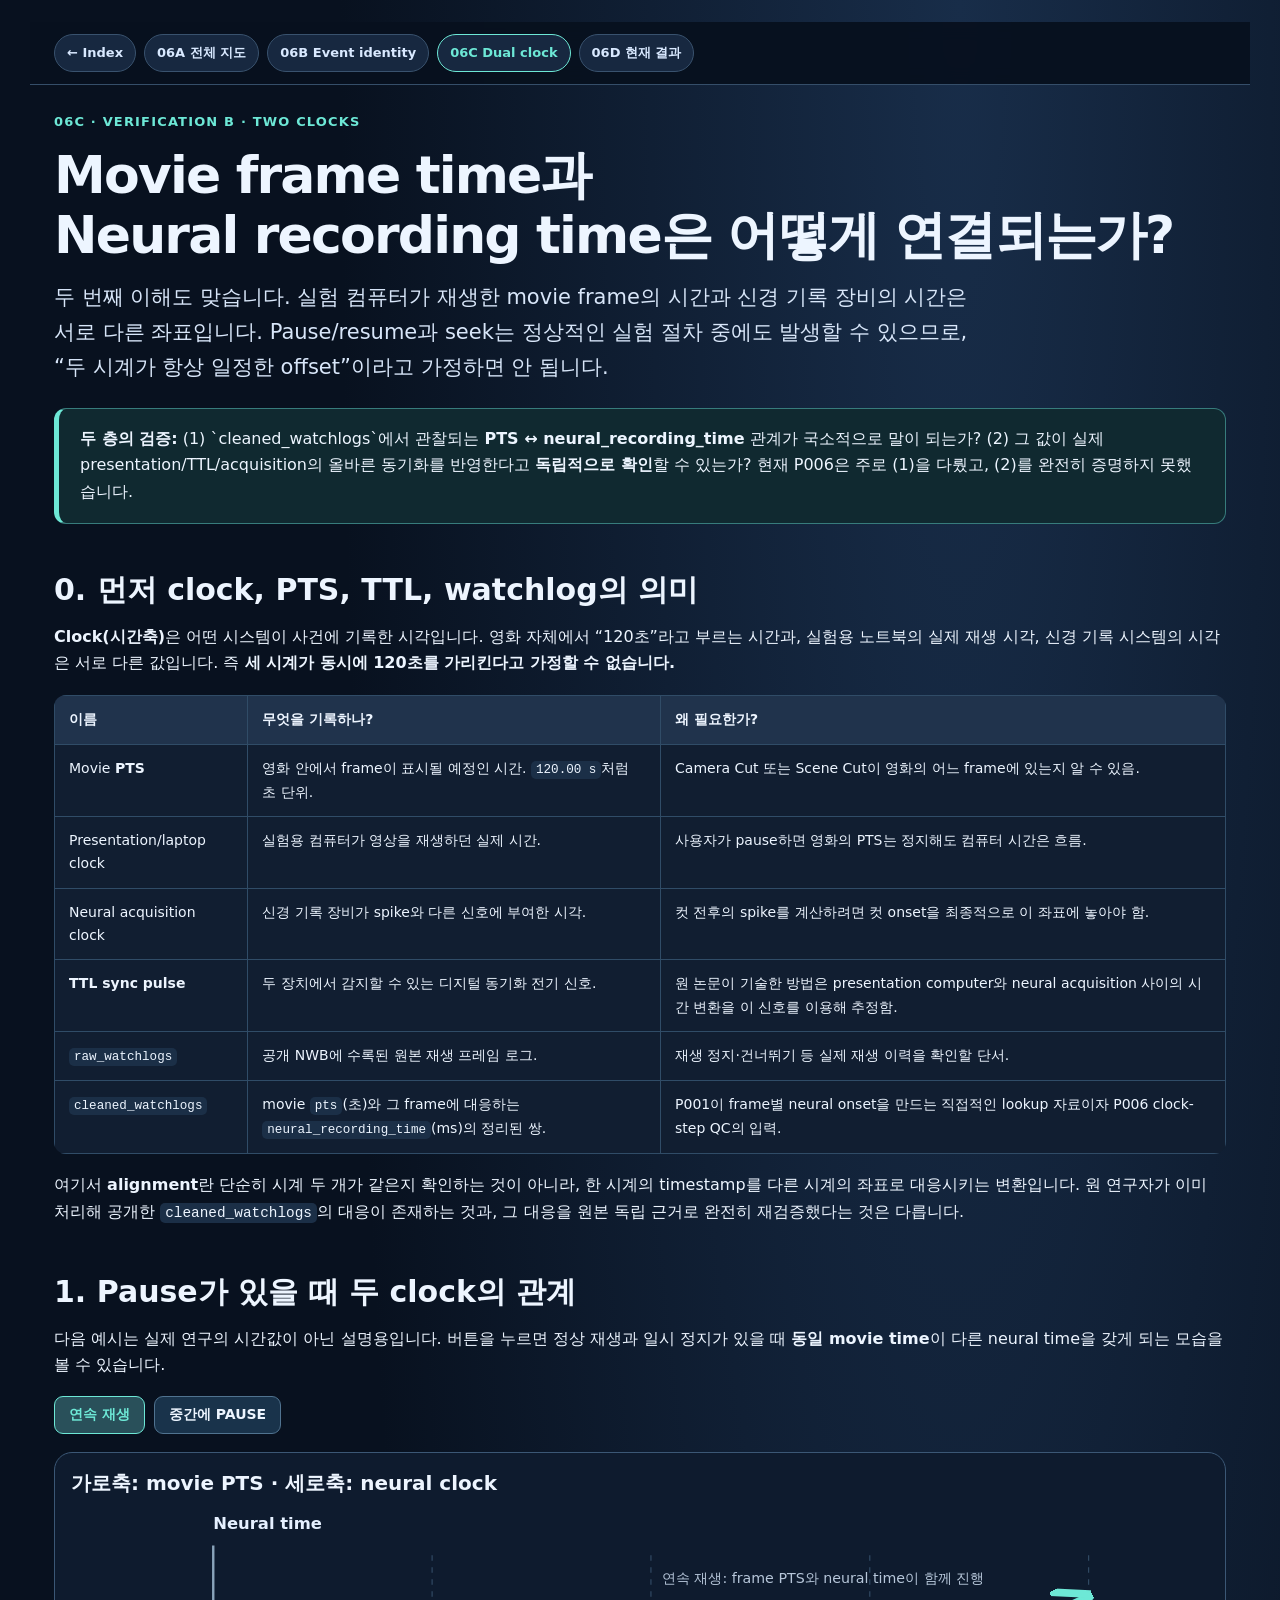
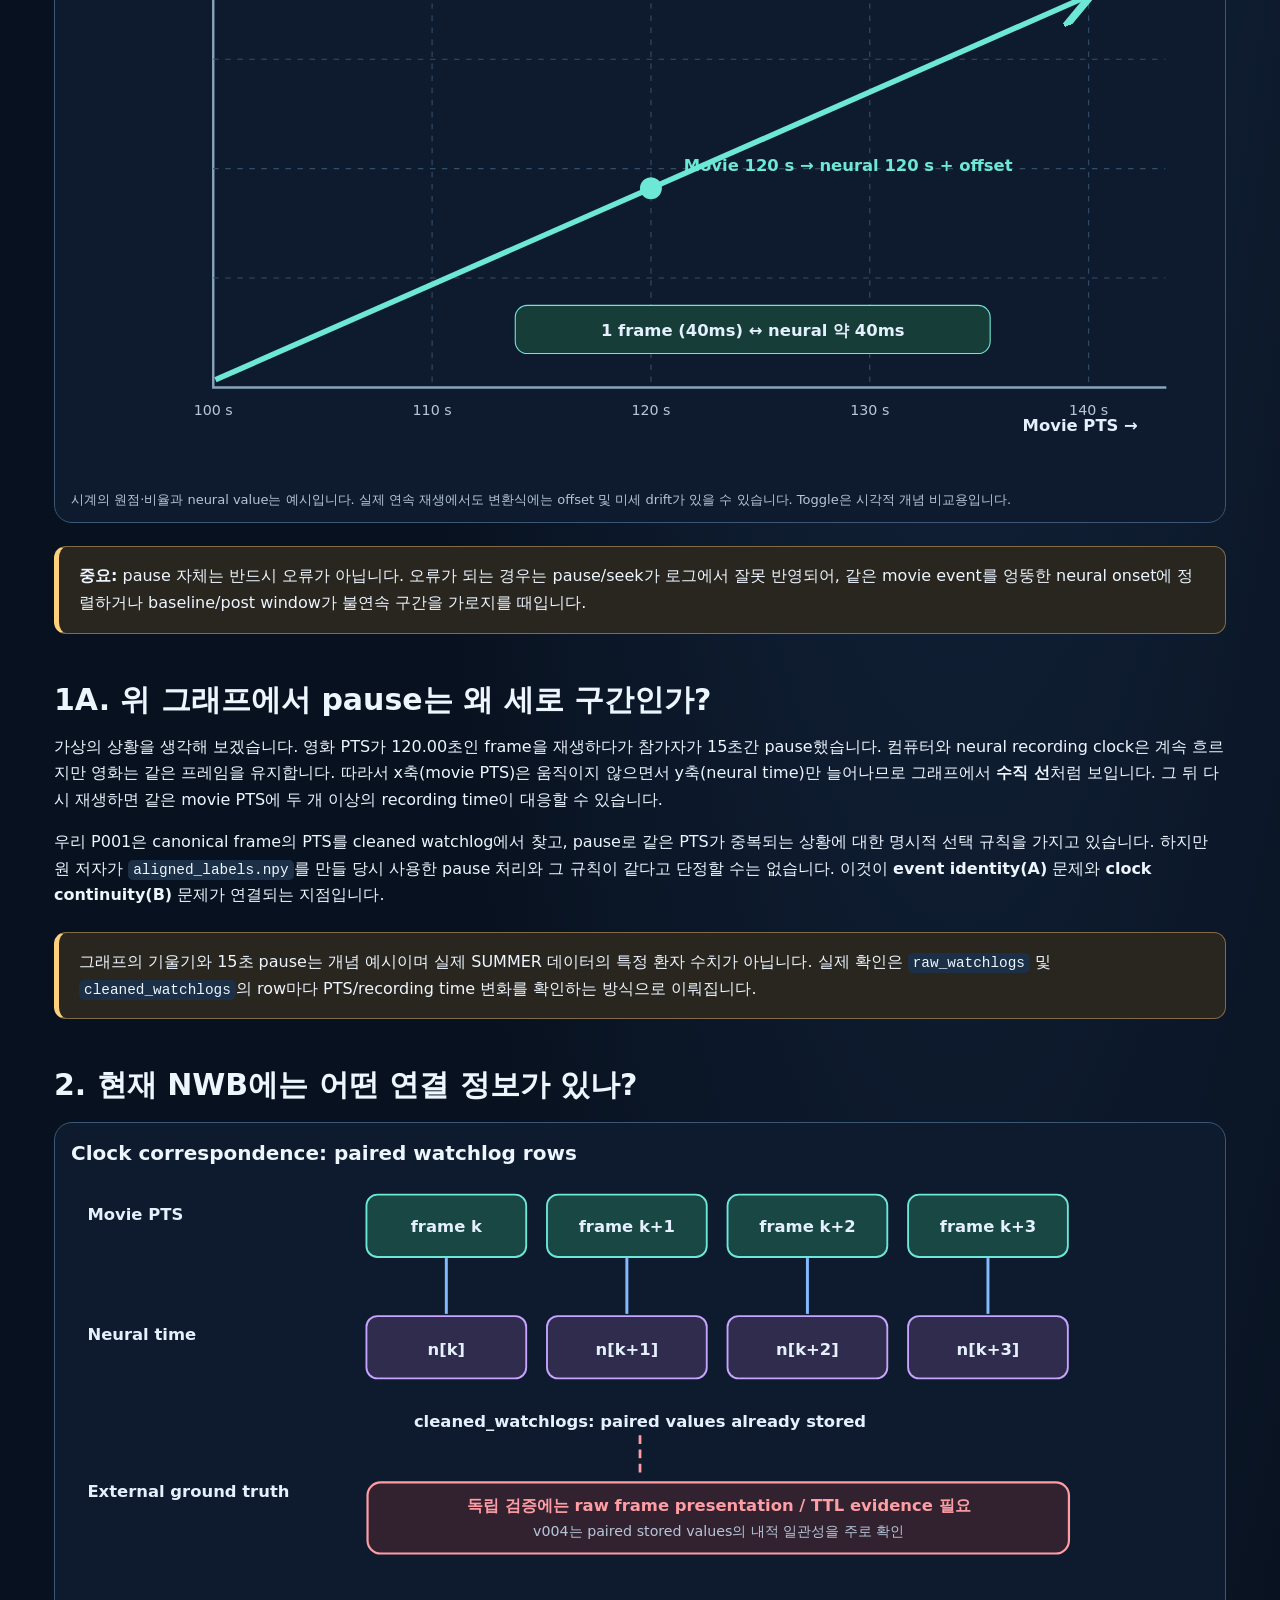
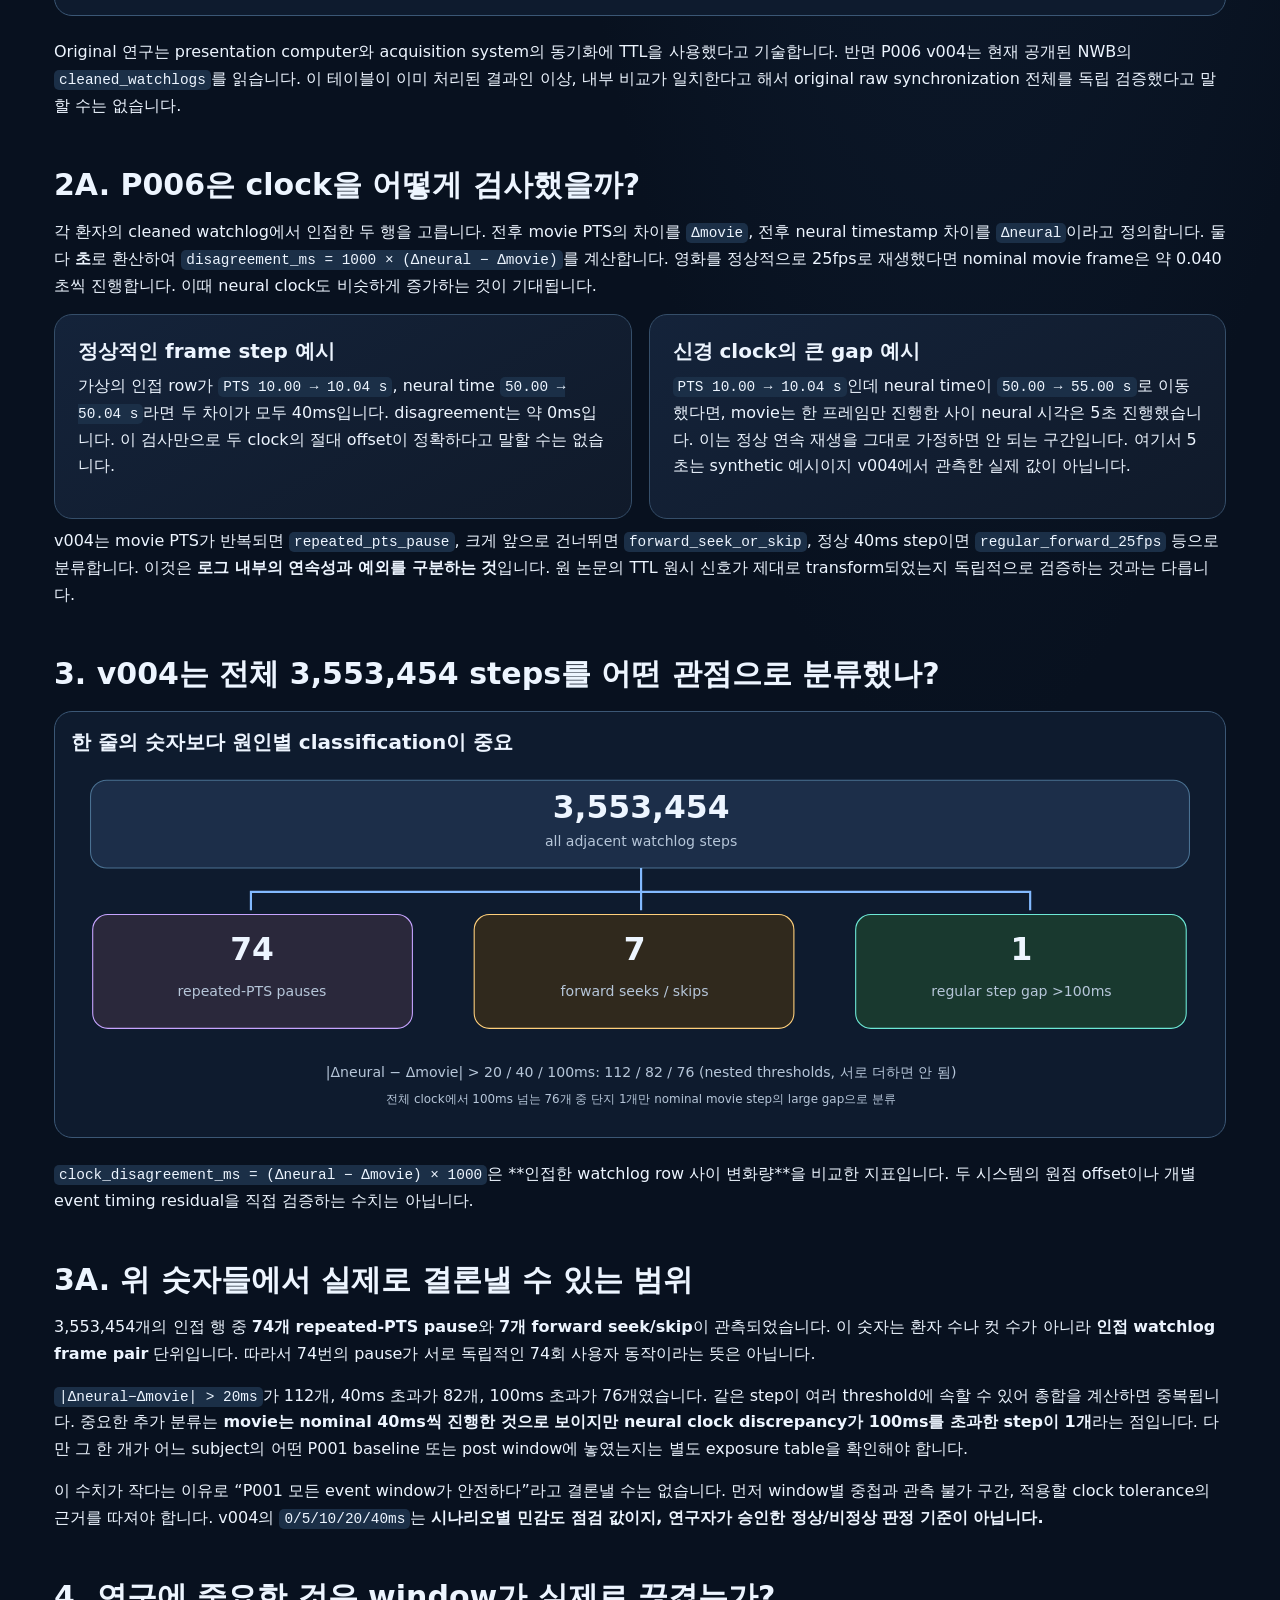
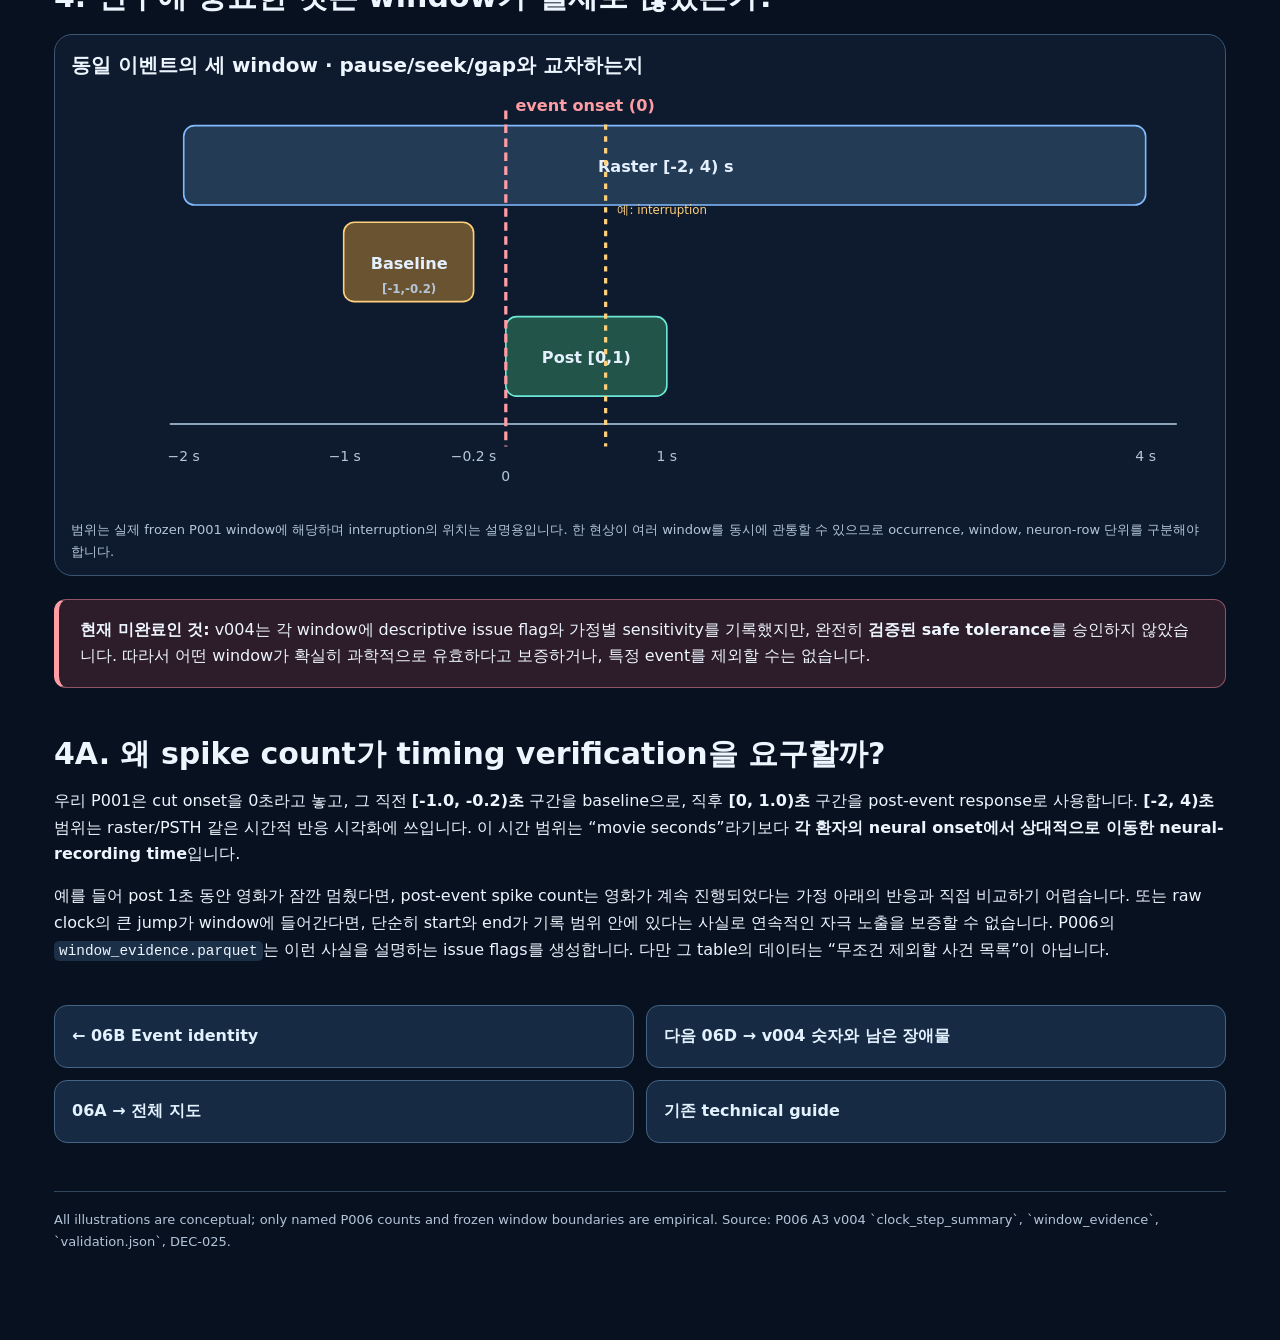
<file: p006_timing_03_dual_clock.html>
<!doctype html><html lang="ko"><head><meta charset="utf-8"><meta name="viewport" content="width=device-width,initial-scale=1">
<title>06C — Movie ↔ Neural Dual-Clock Verification | Neuro Study</title><link rel="stylesheet" href="p006_timing_visual.css">
<style>.scenario{display:none}.scenario.show{display:block}.inline-measure{font:750 13px ui-monospace,monospace;fill:#e5f0ff}</style></head><body><div class="shell">
<nav class="nav" aria-label="Study navigation"><a href="study_index.html">← Index</a><a href="p006_timing_01_overview.html">06A 전체 지도</a><a href="p006_timing_02_event_identity.html">06B Event identity</a><a class="active" href="p006_timing_03_dual_clock.html">06C Dual clock</a><a href="p006_timing_04_status.html">06D 현재 결과</a></nav>
<header><div class="eyebrow">06C · Verification B · Two clocks</div><h1>Movie frame time과<br>Neural recording time은 어떻게 연결되는가?</h1><p class="lead">두 번째 이해도 맞습니다. 실험 컴퓨터가 재생한 movie frame의 시간과 신경 기록 장비의 시간은 서로 다른 좌표입니다. Pause/resume과 seek는 정상적인 실험 절차 중에도 발생할 수 있으므로, “두 시계가 항상 일정한 offset”이라고 가정하면 안 됩니다.</p></header>
<div class="key"><strong>두 층의 검증:</strong> (1) `cleaned_watchlogs`에서 관찰되는 <b>PTS ↔ neural_recording_time</b> 관계가 국소적으로 말이 되는가? (2) 그 값이 실제 presentation/TTL/acquisition의 올바른 동기화를 반영한다고 <b>독립적으로 확인</b>할 수 있는가? 현재 P006은 주로 (1)을 다뤘고, (2)를 완전히 증명하지 못했습니다.</div>
<section><h2>0. 먼저 clock, PTS, TTL, watchlog의 의미</h2>
<p><strong>Clock(시간축)</strong>은 어떤 시스템이 사건에 기록한 시각입니다. 영화 자체에서 “120초”라고 부르는 시간과, 실험용 노트북의 실제 재생 시각, 신경 기록 시스템의 시각은 서로 다른 값입니다. 즉 <b>세 시계가 동시에 120초를 가리킨다고 가정할 수 없습니다.</b></p>
<table><thead><tr><th>이름</th><th>무엇을 기록하나?</th><th>왜 필요한가?</th></tr></thead><tbody>
<tr><td>Movie <strong>PTS</strong></td><td>영화 안에서 frame이 표시될 예정인 시간. <code>120.00 s</code>처럼 초 단위.</td><td>Camera Cut 또는 Scene Cut이 영화의 어느 frame에 있는지 알 수 있음.</td></tr>
<tr><td>Presentation/laptop clock</td><td>실험용 컴퓨터가 영상을 재생하던 실제 시간.</td><td>사용자가 pause하면 영화의 PTS는 정지해도 컴퓨터 시간은 흐름.</td></tr>
<tr><td>Neural acquisition clock</td><td>신경 기록 장비가 spike와 다른 신호에 부여한 시각.</td><td>컷 전후의 spike를 계산하려면 컷 onset을 최종적으로 이 좌표에 놓아야 함.</td></tr>
<tr><td><strong>TTL sync pulse</strong></td><td>두 장치에서 감지할 수 있는 디지털 동기화 전기 신호.</td><td>원 논문이 기술한 방법은 presentation computer와 neural acquisition 사이의 시간 변환을 이 신호를 이용해 추정함.</td></tr>
<tr><td><code>raw_watchlogs</code></td><td>공개 NWB에 수록된 원본 재생 프레임 로그.</td><td>재생 정지·건너뛰기 등 실제 재생 이력을 확인할 단서.</td></tr>
<tr><td><code>cleaned_watchlogs</code></td><td>movie <code>pts</code>(초)와 그 frame에 대응하는 <code>neural_recording_time</code>(ms)의 정리된 쌍.</td><td>P001이 frame별 neural onset을 만드는 직접적인 lookup 자료이자 P006 clock-step QC의 입력.</td></tr>
</tbody></table>
<p>여기서 <strong>alignment</strong>란 단순히 시계 두 개가 같은지 확인하는 것이 아니라, 한 시계의 timestamp를 다른 시계의 좌표로 대응시키는 변환입니다. 원 연구자가 이미 처리해 공개한 <code>cleaned_watchlogs</code>의 대응이 존재하는 것과, 그 대응을 원본 독립 근거로 완전히 재검증했다는 것은 다릅니다.</p>
</section><section><h2>1. Pause가 있을 때 두 clock의 관계</h2>
<p>다음 예시는 실제 연구의 시간값이 아닌 설명용입니다. 버튼을 누르면 정상 재생과 일시 정지가 있을 때 <b>동일 movie time</b>이 다른 neural time을 갖게 되는 모습을 볼 수 있습니다.</p>
<div class="controls" role="group" aria-label="Clock mapping scenario"><button type="button" id="normalBtn" aria-pressed="true">연속 재생</button><button type="button" id="pauseBtn" aria-pressed="false">중간에 PAUSE</button></div>
<div class="diagram"><h3>가로축: movie PTS · 세로축: neural clock</h3><div class="svgscroll">
<svg class="viz" viewBox="0 0 1040 526" role="img" aria-label="정상 재생은 대각선 증가, pause에서는 movie time은 멈추고 neural recording time만 증가하여 세로선이 생기는 시계 대응 예제">
<defs><marker id="maparr" viewBox="0 0 10 10" refX="9" refY="5" markerWidth="7" markerHeight="7" orient="auto"><path d="M0 0L10 5L0 10" fill="none" stroke="#6de8d6" stroke-width="2"/></marker></defs>
<path d="M130 36V440H1001" fill="none" stroke="#89a4ba" stroke-width="2.2"/>
<text x="130" y="21" class="label">Neural time</text><text x="975" y="480" class="label" text-anchor="end">Movie PTS →</text>
<g class="muted" text-anchor="middle"><text x="130" y="465">100 s</text><text x="330" y="465">110 s</text><text x="530" y="465">120 s</text><text x="730" y="465">130 s</text><text x="930" y="465">140 s</text></g>
<g stroke="#344e69" stroke-width="1" stroke-dasharray="5 6"><path d="M330 45V439 M530 45V439 M730 45V439 M930 45V439"/><path d="M130 340H1000 M130 240H1000 M130 140H1000"/></g>
<g id="normalMapping" class="scenario show"><path d="M132 433L930 82" fill="none" stroke="#6de8d6" stroke-width="5" marker-end="url(#maparr)"/><circle cx="530" cy="258" r="10" fill="#6de8d6"/><text x="560" y="242" class="label cyan">Movie 120 s → neural 120 s + offset</text><text x="540" y="70" class="muted">연속 재생: frame PTS와 neural time이 함께 진행</text><rect x="406" y="365" width="434" height="44" rx="11" fill="#163d38" stroke="#6de8d6"/><text x="623" y="393" text-anchor="middle" class="label">1 frame (40ms) ↔ neural 약 40ms</text></g>
<g id="pauseMapping" class="scenario"><path d="M132 433L530 298L530 154L930 39" fill="none" stroke="#c6a4ff" stroke-width="5" stroke-linejoin="round"/><circle cx="530" cy="298" r="9" fill="#ffd07c"/><circle cx="530" cy="154" r="9" fill="#ffd07c"/><path d="M547 286V168" stroke="#ffd07c" stroke-width="3" stroke-dasharray="7 5"/><text x="574" y="201" class="label orange">movie 120 s 고정</text><text x="574" y="225" class="muted">neural time만 +15 s</text><text x="610" y="73" class="muted">정상 동기화라도 pause 구간에는 세로로 이동</text><rect x="180" y="350" width="468" height="58" rx="11" fill="#383021" stroke="#ffd07c"/><text x="414" y="373" text-anchor="middle" class="label orange">pause 재생 로그에 기록되어야 함</text><text x="414" y="394" text-anchor="middle" class="muted">그렇지 않으면 시간 대응을 잘못 해석할 수 있음</text></g>
</svg></div><p class="caption">시계의 원점·비율과 neural value는 예시입니다. 실제 연속 재생에서도 변환식에는 offset 및 미세 drift가 있을 수 있습니다. Toggle은 시각적 개념 비교용입니다.</p></div>
<div class="note"><strong>중요:</strong> pause 자체는 반드시 오류가 아닙니다. 오류가 되는 경우는 pause/seek가 로그에서 잘못 반영되어, 같은 movie event를 엉뚱한 neural onset에 정렬하거나 baseline/post window가 불연속 구간을 가로지를 때입니다.</div>
</section>
<section><h2>1A. 위 그래프에서 pause는 왜 세로 구간인가?</h2>
<p>가상의 상황을 생각해 보겠습니다. 영화 PTS가 120.00초인 frame을 재생하다가 참가자가 15초간 pause했습니다. 컴퓨터와 neural recording clock은 계속 흐르지만 영화는 같은 프레임을 유지합니다. 따라서 x축(movie PTS)은 움직이지 않으면서 y축(neural time)만 늘어나므로 그래프에서 <b>수직 선</b>처럼 보입니다. 그 뒤 다시 재생하면 같은 movie PTS에 두 개 이상의 recording time이 대응할 수 있습니다.</p>
<p>우리 P001은 canonical frame의 PTS를 cleaned watchlog에서 찾고, pause로 같은 PTS가 중복되는 상황에 대한 명시적 선택 규칙을 가지고 있습니다. 하지만 원 저자가 <code>aligned_labels.npy</code>를 만들 당시 사용한 pause 처리와 그 규칙이 같다고 단정할 수는 없습니다. 이것이 <b>event identity(A)</b> 문제와 <b>clock continuity(B)</b> 문제가 연결되는 지점입니다.</p>
<div class="note">그래프의 기울기와 15초 pause는 개념 예시이며 실제 SUMMER 데이터의 특정 환자 수치가 아닙니다. 실제 확인은 <code>raw_watchlogs</code> 및 <code>cleaned_watchlogs</code>의 row마다 PTS/recording time 변화를 확인하는 방식으로 이뤄집니다.</div></section><section><h2>2. 현재 NWB에는 어떤 연결 정보가 있나?</h2>
<div class="diagram"><h3>Clock correspondence: paired watchlog rows</h3><div class="svgscroll">
<svg class="viz" viewBox="0 0 1040 390" role="img" aria-label="movie PTS 행과 neural recording time 행의 대응, 그리고 raw TTL ground truth와의 독립 검증이 미완료된 상태를 표현">
<g class="label"><text x="15" y="40">Movie PTS</text><text x="15" y="150">Neural time</text><text x="15" y="293">External ground truth</text></g>
<g fill="#194744" stroke="#6de8d6" stroke-width="1.7"><rect x="270" y="17" width="146" height="57" rx="10"/><rect x="435" y="17" width="146" height="57" rx="10"/><rect x="600" y="17" width="146" height="57" rx="10"/><rect x="765" y="17" width="146" height="57" rx="10"/></g>
<g fill="#302c4d" stroke="#c6a4ff" stroke-width="1.7"><rect x="270" y="128" width="146" height="57" rx="10"/><rect x="435" y="128" width="146" height="57" rx="10"/><rect x="600" y="128" width="146" height="57" rx="10"/><rect x="765" y="128" width="146" height="57" rx="10"/></g>
<g class="label" text-anchor="middle"><text x="343" y="51">frame k</text><text x="508" y="51">frame k+1</text><text x="673" y="51">frame k+2</text><text x="838" y="51">frame k+3</text>
<text x="343" y="164">n[k]</text><text x="508" y="164">n[k+1]</text><text x="673" y="164">n[k+2]</text><text x="838" y="164">n[k+3]</text></g>
<g stroke="#83baff" stroke-width="2.7"><path d="M343 75V126"/><path d="M508 75V126"/><path d="M673 75V126"/><path d="M838 75V126"/></g>
<text x="520" y="229" class="label" text-anchor="middle">cleaned_watchlogs: paired values already stored</text>
<path d="M520 237V273" stroke="#ff9da5" stroke-width="2.5" stroke-dasharray="8 5"/>
<rect x="271" y="280" width="641" height="65" rx="12" fill="#322230" stroke="#ff9da5" stroke-width="2"/>
<text x="592" y="306" class="label red" text-anchor="middle">독립 검증에는 raw frame presentation / TTL evidence 필요</text>
<text x="592" y="329" class="muted" text-anchor="middle">v004는 paired stored values의 내적 일관성을 주로 확인</text>
</svg></div></div>
<p>Original 연구는 presentation computer와 acquisition system의 동기화에 TTL을 사용했다고 기술합니다. 반면 P006 v004는 현재 공개된 NWB의 <code>cleaned_watchlogs</code>를 읽습니다. 이 테이블이 이미 처리된 결과인 이상, 내부 비교가 일치한다고 해서 original raw synchronization 전체를 독립 검증했다고 말할 수는 없습니다.</p>
</section>
<section><h2>2A. P006은 clock을 어떻게 검사했을까?</h2>
<p>각 환자의 cleaned watchlog에서 인접한 두 행을 고릅니다. 전후 movie PTS의 차이를 <code>Δmovie</code>, 전후 neural timestamp 차이를 <code>Δneural</code>이라고 정의합니다. 둘 다 <b>초</b>로 환산하여 <code>disagreement_ms = 1000 × (Δneural − Δmovie)</code>를 계산합니다. 영화를 정상적으로 25fps로 재생했다면 nominal movie frame은 약 0.040초씩 진행합니다. 이때 neural clock도 비슷하게 증가하는 것이 기대됩니다.</p>
<div class="grid2"><div class="card"><h3>정상적인 frame step 예시</h3><p>가상의 인접 row가 <code>PTS 10.00 → 10.04 s</code>, neural time <code>50.00 → 50.04 s</code>라면 두 차이가 모두 40ms입니다. disagreement는 약 0ms입니다. 이 검사만으로 두 clock의 절대 offset이 정확하다고 말할 수는 없습니다.</p></div><div class="card"><h3>신경 clock의 큰 gap 예시</h3><p><code>PTS 10.00 → 10.04 s</code>인데 neural time이 <code>50.00 → 55.00 s</code>로 이동했다면, movie는 한 프레임만 진행한 사이 neural 시각은 5초 진행했습니다. 이는 정상 연속 재생을 그대로 가정하면 안 되는 구간입니다. 여기서 5초는 synthetic 예시이지 v004에서 관측한 실제 값이 아닙니다.</p></div></div>
<p>v004는 movie PTS가 반복되면 <code>repeated_pts_pause</code>, 크게 앞으로 건너뛰면 <code>forward_seek_or_skip</code>, 정상 40ms step이면 <code>regular_forward_25fps</code> 등으로 분류합니다. 이것은 <b>로그 내부의 연속성과 예외를 구분하는 것</b>입니다. 원 논문의 TTL 원시 신호가 제대로 transform되었는지 독립적으로 검증하는 것과는 다릅니다.</p>
</section><section><h2>3. v004는 전체 3,553,454 steps를 어떤 관점으로 분류했나?</h2>
<div class="diagram"><h3>한 줄의 숫자보다 원인별 classification이 중요</h3><div class="svgscroll">
<svg class="viz" viewBox="0 0 1050 332" role="img" aria-label="watchlog step 총 3553454 중 74 repeated PTS, 7 forward seeks, 1 regular playback gap over 100ms가 분리 집계되며 threshold counts는 서로 중첩될 수 있음을 나타낸 그림">
<rect x="18" y="14" width="1014" height="81" rx="15" fill="#1c2e49" stroke="#4a7192"/><text x="526" y="49" class="num" text-anchor="middle">3,553,454</text><text x="526" y="75" class="muted" text-anchor="middle">all adjacent watchlog steps</text>
<g fill="none" stroke="#83baff" stroke-width="2"><path d="M526 95V117H166V134 M526 117H526V134 M526 117H885V134"/></g>
<rect x="20" y="138" width="295" height="105" rx="14" fill="#2a283b" stroke="#c6a4ff"/>
<rect x="372" y="138" width="295" height="105" rx="14" fill="#30291d" stroke="#ffd07c"/>
<rect x="724" y="138" width="305" height="105" rx="14" fill="#19392f" stroke="#6de8d6"/>
<text x="167" y="180" class="num" text-anchor="middle">74</text><text x="167" y="213" class="muted" text-anchor="middle">repeated-PTS pauses</text>
<text x="520" y="180" class="num" text-anchor="middle">7</text><text x="520" y="213" class="muted" text-anchor="middle">forward seeks / skips</text>
<text x="877" y="180" class="num" text-anchor="middle">1</text><text x="877" y="213" class="muted" text-anchor="middle">regular step gap &gt;100ms</text>
<text x="526" y="288" class="muted" text-anchor="middle">|Δneural − Δmovie| &gt; 20 / 40 / 100ms: 112 / 82 / 76 (nested thresholds, 서로 더하면 안 됨)</text>
<text x="526" y="312" class="micro" text-anchor="middle">전체 clock에서 100ms 넘는 76개 중 단지 1개만 nominal movie step의 large gap으로 분류</text>
</svg></div></div>
<p><code>clock_disagreement_ms = (Δneural − Δmovie) × 1000</code>은 **인접한 watchlog row 사이 변화량**을 비교한 지표입니다. 두 시스템의 원점 offset이나 개별 event timing residual을 직접 검증하는 수치는 아닙니다.</p>
</section>
<section><h2>3A. 위 숫자들에서 실제로 결론낼 수 있는 범위</h2>
<p>3,553,454개의 인접 행 중 <b>74개 repeated-PTS pause</b>와 <b>7개 forward seek/skip</b>이 관측되었습니다. 이 숫자는 환자 수나 컷 수가 아니라 <b>인접 watchlog frame pair</b> 단위입니다. 따라서 74번의 pause가 서로 독립적인 74회 사용자 동작이라는 뜻은 아닙니다.</p>
<p><code>|Δneural−Δmovie| &gt; 20ms</code>가 112개, 40ms 초과가 82개, 100ms 초과가 76개였습니다. 같은 step이 여러 threshold에 속할 수 있어 총합을 계산하면 중복됩니다. 중요한 추가 분류는 <b>movie는 nominal 40ms씩 진행한 것으로 보이지만 neural clock discrepancy가 100ms를 초과한 step이 1개</b>라는 점입니다. 다만 그 한 개가 어느 subject의 어떤 P001 baseline 또는 post window에 놓였는지는 별도 exposure table을 확인해야 합니다.</p>
<p>이 수치가 작다는 이유로 “P001 모든 event window가 안전하다”라고 결론낼 수는 없습니다. 먼저 window별 중첩과 관측 불가 구간, 적용할 clock tolerance의 근거를 따져야 합니다. v004의 <code>0/5/10/20/40ms</code>는 <b>시나리오별 민감도 점검 값이지, 연구자가 승인한 정상/비정상 판정 기준이 아닙니다.</b></p></section><section><h2>4. 연구에 중요한 것은 window가 실제로 끊겼는가?</h2>
<div class="diagram"><h3>동일 이벤트의 세 window · pause/seek/gap와 교차하는지</h3><div class="svgscroll">
<svg class="viz" viewBox="0 0 1060 395" role="img" aria-label="event 중심 마이너스 2초부터 플러스 4초까지 raster, baseline 마이너스 1초에서 마이너스 0.2초, post 0에서 1초를 표시한 범위와 그 중 discontinuity의 겹침이 QC 대상이라는 그림">
<line x1="92" y1="313" x2="1030" y2="313" class="axis"/><rect x="105" y="35" width="896" height="74" rx="10" fill="#243b56" stroke="#82baff" stroke-width="1.5"/>
<rect x="254" y="125" width="121" height="74" rx="10" fill="#695331" stroke="#ffd07c" stroke-width="1.5"/>
<rect x="405" y="213" width="150" height="74" rx="10" fill="#235449" stroke="#6de8d6" stroke-width="1.5"/>
<g class="label"><text x="554" y="78" text-anchor="middle">Raster [-2, 4) s</text><text x="315" y="169" text-anchor="middle">Baseline</text><text x="315" y="191" text-anchor="middle" class="micro">[-1,-0.2)</text><text x="480" y="256" text-anchor="middle">Post [0,1)</text></g>
<path d="M405 21V334" stroke="#ff9da5" stroke-width="3" stroke-dasharray="8 5"/><text x="414" y="21" class="label red">event onset (0)</text>
<path d="M498 34V334" stroke="#ffd07c" stroke-width="3" stroke-dasharray="5 6"/><text x="509" y="117" class="micro orange">예: interruption</text>
<g class="muted" text-anchor="middle"><text x="105" y="347">−2 s</text><text x="255" y="347">−1 s</text><text x="375" y="347">−0.2 s</text><text x="405" y="366">0</text><text x="555" y="347">1 s</text><text x="1001" y="347">4 s</text></g>
</svg></div><p class="caption">범위는 실제 frozen P001 window에 해당하며 interruption의 위치는 설명용입니다. 한 현상이 여러 window를 동시에 관통할 수 있으므로 occurrence, window, neuron-row 단위를 구분해야 합니다.</p></div>
<div class="warn"><b>현재 미완료인 것:</b> v004는 각 window에 descriptive issue flag와 가정별 sensitivity를 기록했지만, 완전히 <strong>검증된 safe tolerance</strong>를 승인하지 않았습니다. 따라서 어떤 window가 확실히 과학적으로 유효하다고 보증하거나, 특정 event를 제외할 수는 없습니다.</div>
</section>
<section><h2>4A. 왜 spike count가 timing verification을 요구할까?</h2>
<p>우리 P001은 cut onset을 0초라고 놓고, 그 직전 <b>[-1.0, -0.2)초</b> 구간을 baseline으로, 직후 <b>[0, 1.0)초</b> 구간을 post-event response로 사용합니다. <b>[-2, 4)초</b> 범위는 raster/PSTH 같은 시간적 반응 시각화에 쓰입니다. 이 시간 범위는 “movie seconds”라기보다 <b>각 환자의 neural onset에서 상대적으로 이동한 neural-recording time</b>입니다.</p>
<p>예를 들어 post 1초 동안 영화가 잠깐 멈췄다면, post-event spike count는 영화가 계속 진행되었다는 가정 아래의 반응과 직접 비교하기 어렵습니다. 또는 raw clock의 큰 jump가 window에 들어간다면, 단순히 start와 end가 기록 범위 안에 있다는 사실로 연속적인 자극 노출을 보증할 수 없습니다. P006의 <code>window_evidence.parquet</code>는 이런 사실을 설명하는 issue flags를 생성합니다. 다만 그 table의 데이터는 “무조건 제외할 사건 목록”이 아닙니다.</p></section><div class="page-links"><a href="p006_timing_02_event_identity.html">← 06B Event identity</a><a href="p006_timing_04_status.html">다음 06D →  v004 숫자와 남은 장애물</a><a href="p006_timing_01_overview.html">06A → 전체 지도</a><a href="timing_alignment_original_vs_repo.html">기존 technical guide</a></div>
<footer class="footer">All illustrations are conceptual; only named P006 counts and frozen window boundaries are empirical. Source: P006 A3 v004 `clock_step_summary`, `window_evidence`, `validation.json`, DEC-025.</footer>
</div>
<script>(function(){const n=document.getElementById('normalBtn'),p=document.getElementById('pauseBtn'),normal=document.getElementById('normalMapping'),pause=document.getElementById('pauseMapping');function set(paused){n.setAttribute('aria-pressed',String(!paused));p.setAttribute('aria-pressed',String(paused));normal.classList.toggle('show',!paused);pause.classList.toggle('show',paused)}n.addEventListener('click',()=>set(false));p.addEventListener('click',()=>set(true));})();</script>
</body></html>
</file>
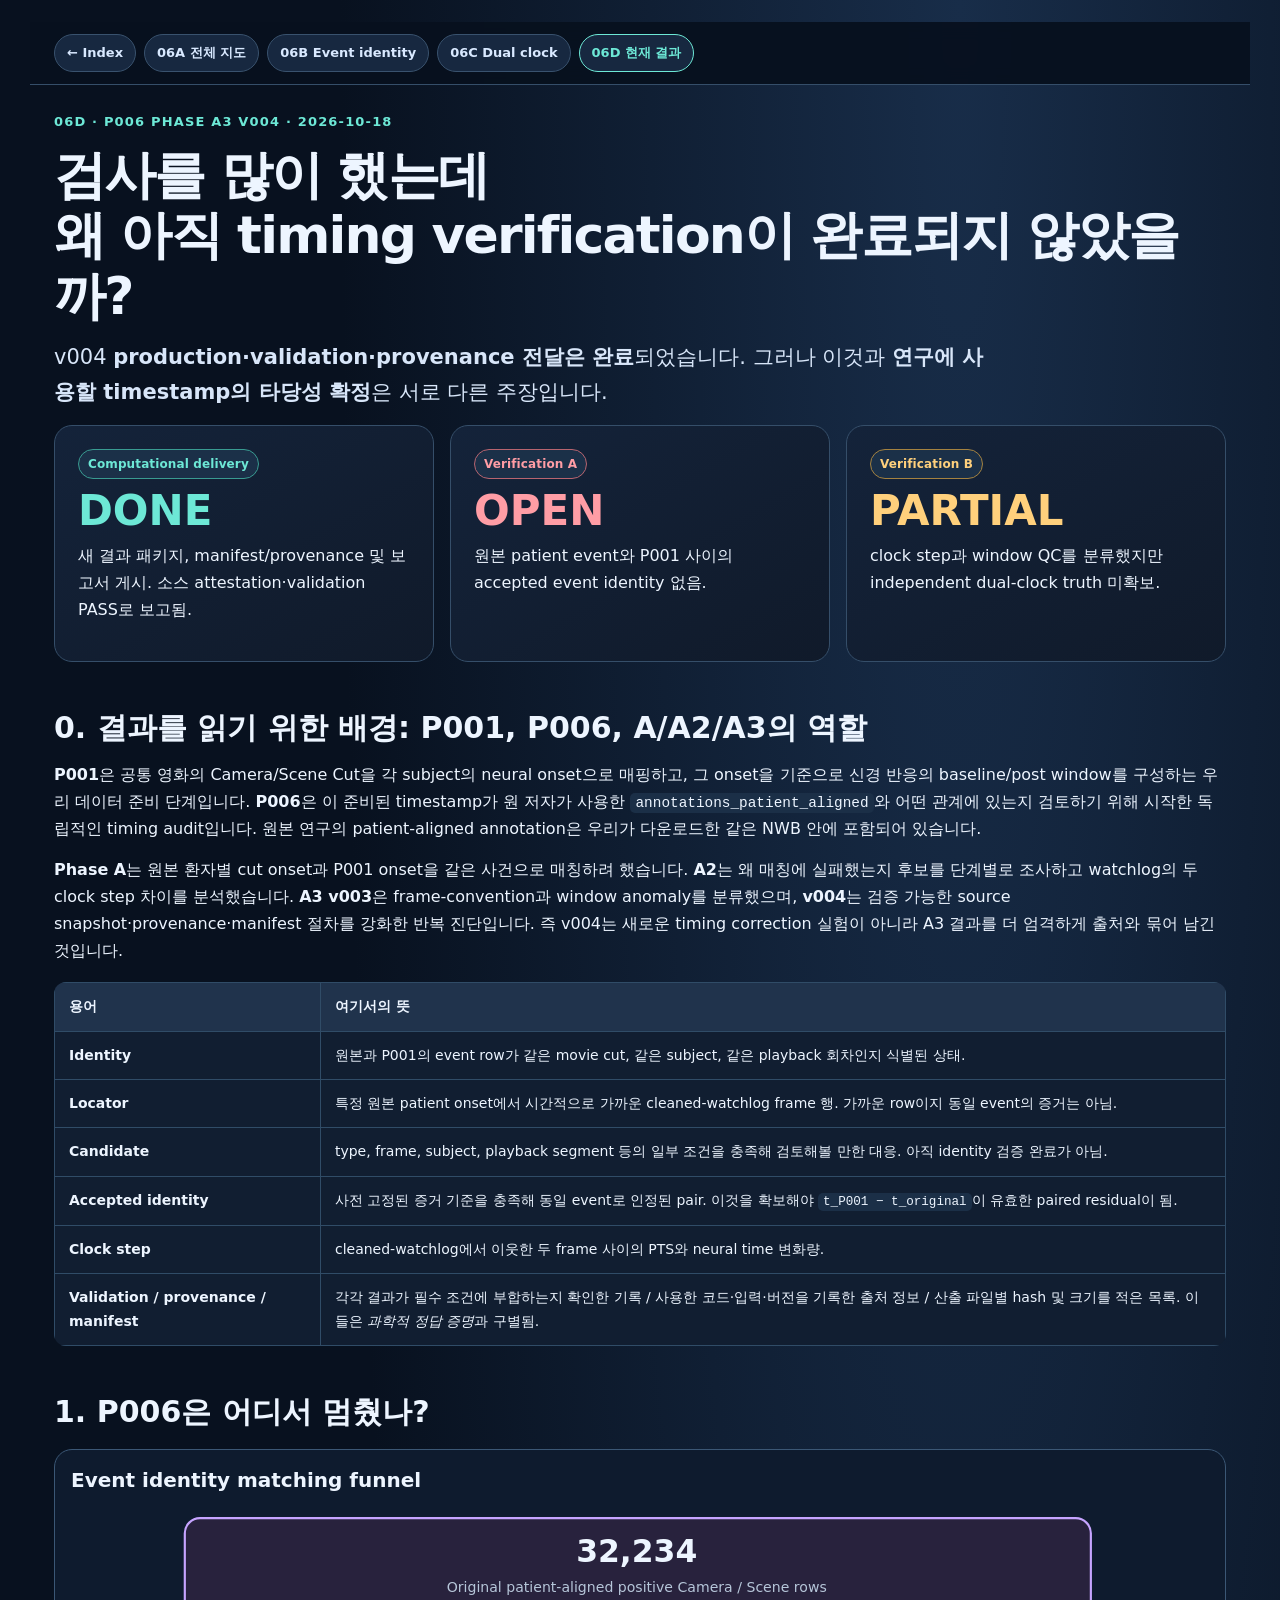
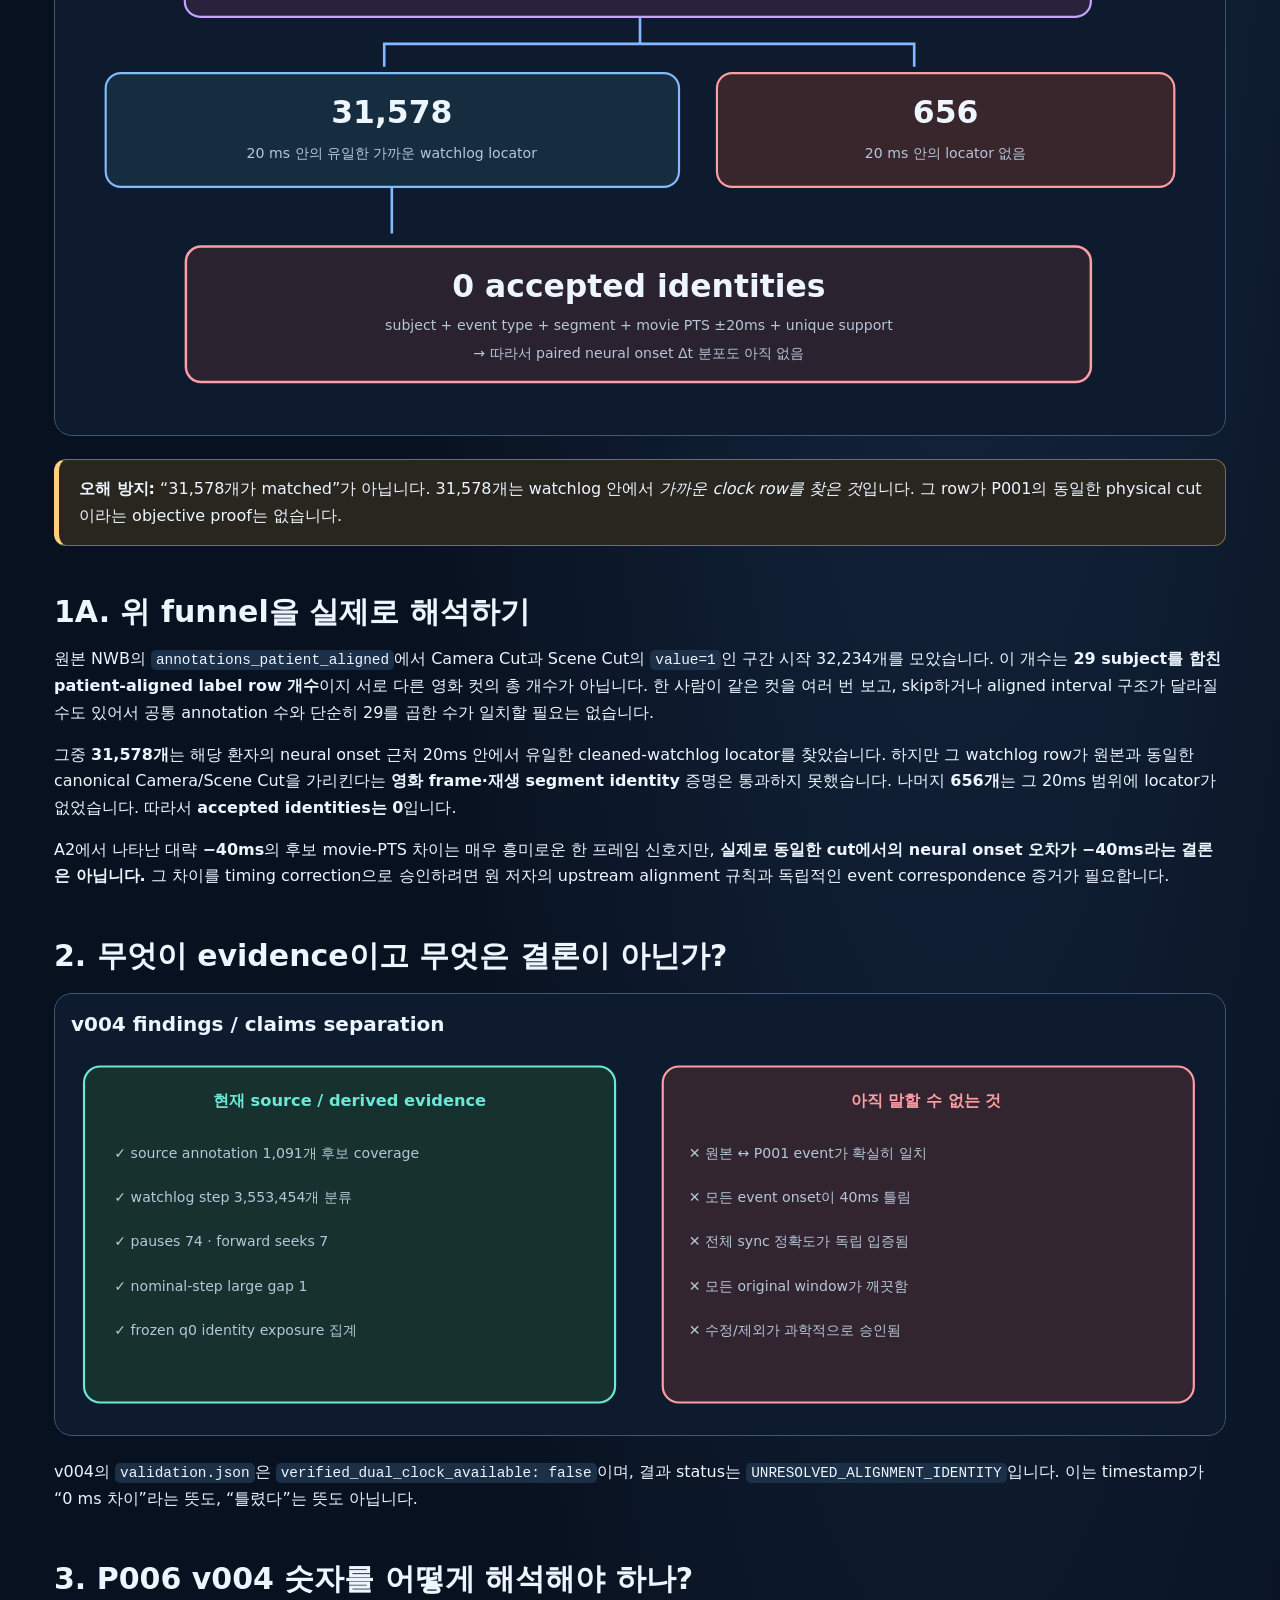
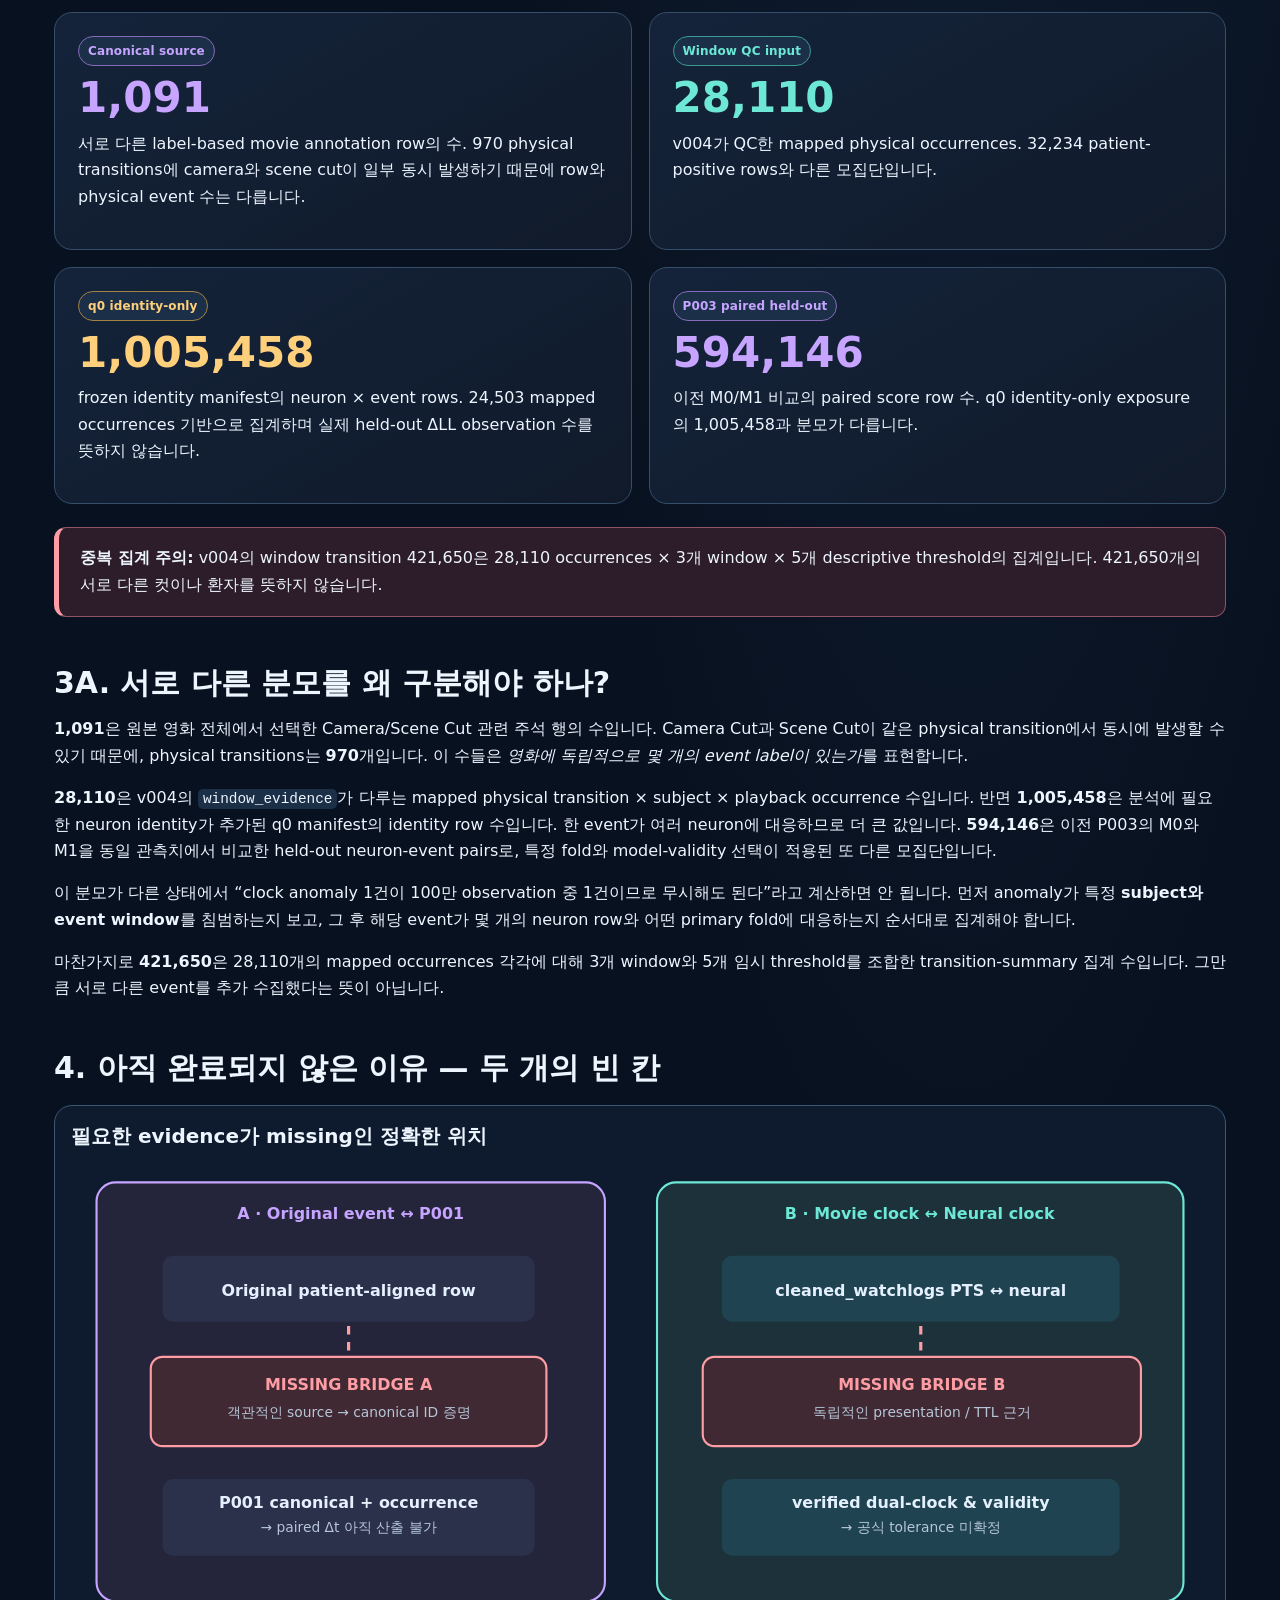
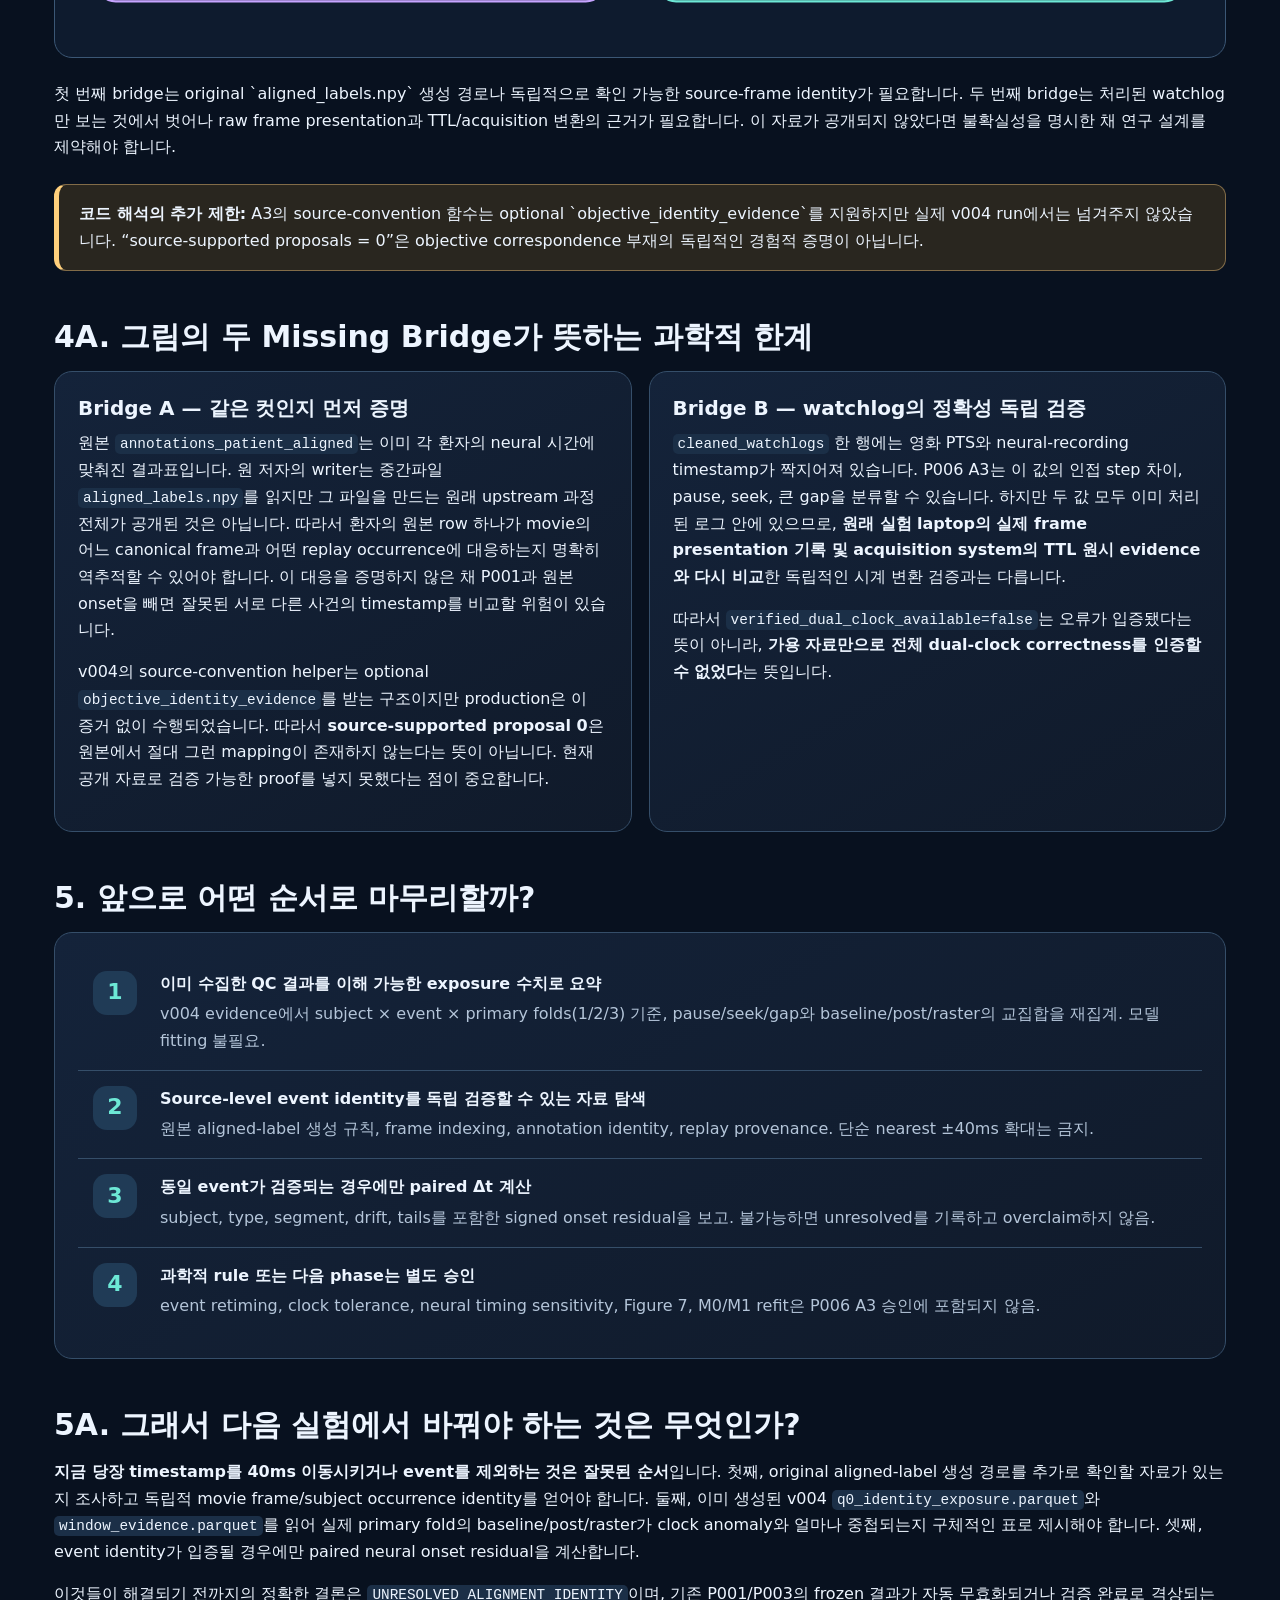
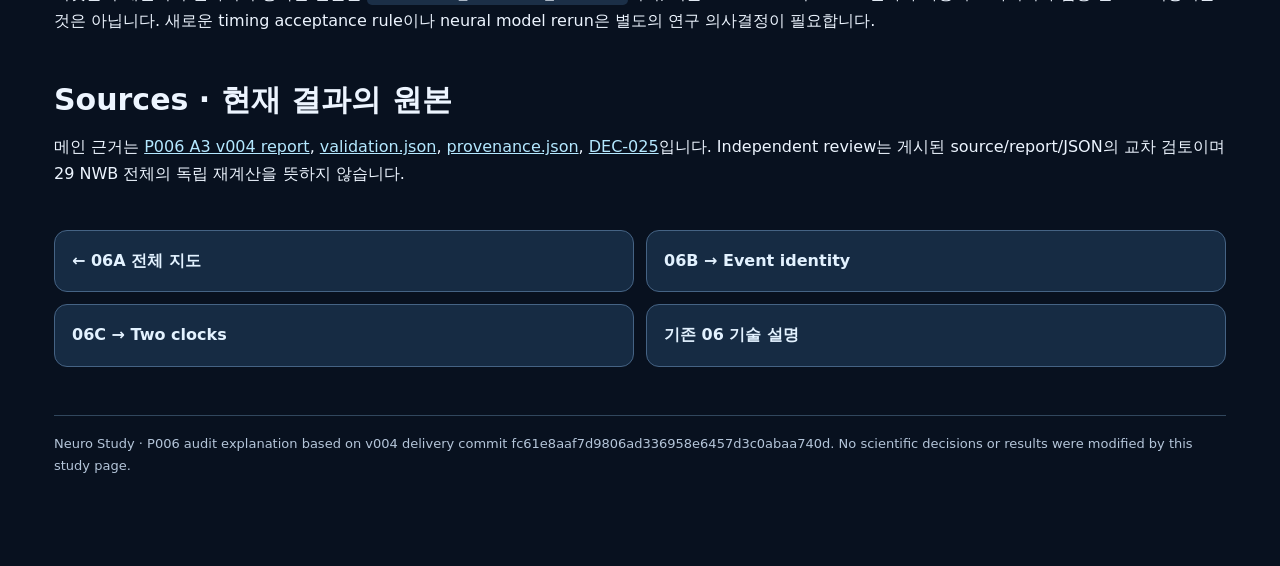
<file: p006_timing_04_status.html>
<!doctype html><html lang="ko"><head><meta charset="utf-8"><meta name="viewport" content="width=device-width,initial-scale=1">
<title>06D — P006 A3 v004 Result and Remaining Gaps | Neuro Study</title><link rel="stylesheet" href="p006_timing_visual.css"></head>
<body><div class="shell"><nav class="nav" aria-label="Study navigation"><a href="study_index.html">← Index</a><a href="p006_timing_01_overview.html">06A 전체 지도</a><a href="p006_timing_02_event_identity.html">06B Event identity</a><a href="p006_timing_03_dual_clock.html">06C Dual clock</a><a class="active" href="p006_timing_04_status.html">06D 현재 결과</a></nav>
<header><div class="eyebrow">06D · P006 Phase A3 v004 · 2026-10-18</div><h1>검사를 많이 했는데<br>왜 아직 timing verification이 완료되지 않았을까?</h1><p class="lead">v004 <b>production·validation·provenance 전달은 완료</b>되었습니다. 그러나 이것과 <b>연구에 사용할 timestamp의 타당성 확정</b>은 서로 다른 주장입니다.</p></header>
<div class="grid3"><div class="card"><span class="tag cyan">Computational delivery</span><div class="bigstat">DONE</div><p>새 결과 패키지, manifest/provenance 및 보고서 게시. 소스 attestation·validation PASS로 보고됨.</p></div><div class="card"><span class="tag red">Verification A</span><div class="bigstat red">OPEN</div><p>원본 patient event와 P001 사이의 accepted event identity 없음.</p></div><div class="card"><span class="tag orange">Verification B</span><div class="bigstat" style="color:var(--orange)">PARTIAL</div><p>clock step과 window QC를 분류했지만 independent dual-clock truth 미확보.</p></div></div>
<section><h2>0. 결과를 읽기 위한 배경: P001, P006, A/A2/A3의 역할</h2>
<p><strong>P001</strong>은 공통 영화의 Camera/Scene Cut을 각 subject의 neural onset으로 매핑하고, 그 onset을 기준으로 신경 반응의 baseline/post window를 구성하는 우리 데이터 준비 단계입니다. <strong>P006</strong>은 이 준비된 timestamp가 원 저자가 사용한 <code>annotations_patient_aligned</code>와 어떤 관계에 있는지 검토하기 위해 시작한 독립적인 timing audit입니다. 원본 연구의 patient-aligned annotation은 우리가 다운로드한 같은 NWB 안에 포함되어 있습니다.</p>
<p><strong>Phase A</strong>는 원본 환자별 cut onset과 P001 onset을 같은 사건으로 매칭하려 했습니다. <strong>A2</strong>는 왜 매칭에 실패했는지 후보를 단계별로 조사하고 watchlog의 두 clock step 차이를 분석했습니다. <strong>A3 v003</strong>은 frame-convention과 window anomaly를 분류했으며, <strong>v004</strong>는 검증 가능한 source snapshot·provenance·manifest 절차를 강화한 반복 진단입니다. 즉 v004는 새로운 timing correction 실험이 아니라 A3 결과를 더 엄격하게 출처와 묶어 남긴 것입니다.</p>
<table><thead><tr><th>용어</th><th>여기서의 뜻</th></tr></thead><tbody>
<tr><td><strong>Identity</strong></td><td>원본과 P001의 event row가 같은 movie cut, 같은 subject, 같은 playback 회차인지 식별된 상태.</td></tr>
<tr><td><strong>Locator</strong></td><td>특정 원본 patient onset에서 시간적으로 가까운 cleaned-watchlog frame 행. 가까운 row이지 동일 event의 증거는 아님.</td></tr>
<tr><td><strong>Candidate</strong></td><td>type, frame, subject, playback segment 등의 일부 조건을 충족해 검토해볼 만한 대응. 아직 identity 검증 완료가 아님.</td></tr>
<tr><td><strong>Accepted identity</strong></td><td>사전 고정된 증거 기준을 충족해 동일 event로 인정된 pair. 이것을 확보해야 <code>t_P001 − t_original</code>이 유효한 paired residual이 됨.</td></tr>
<tr><td><strong>Clock step</strong></td><td>cleaned-watchlog에서 이웃한 두 frame 사이의 PTS와 neural time 변화량.</td></tr>
<tr><td><strong>Validation / provenance / manifest</strong></td><td>각각 결과가 필수 조건에 부합하는지 확인한 기록 / 사용한 코드·입력·버전을 기록한 출처 정보 / 산출 파일별 hash 및 크기를 적은 목록. 이들은 <em>과학적 정답 증명</em>과 구별됨.</td></tr>
</tbody></table>
</section><section><h2>1. P006은 어디서 멈췄나?</h2>
<div class="diagram"><h3>Event identity matching funnel</h3><div class="svgscroll"><svg class="viz" viewBox="0 0 1050 480" role="img" aria-label="32234개의 original patient event가 31578개의 근접 watchlog locator와 656개의 locator 없는 이벤트로 나뉘지만 최종 accepted event identity는 0개인 funnel">
<rect x="105" y="14" width="836" height="91" rx="14" fill="#28223d" stroke="#c6a4ff" stroke-width="2"/><text x="522" y="54" class="num" text-anchor="middle">32,234</text><text x="522" y="82" class="muted" text-anchor="middle">Original patient-aligned positive Camera / Scene rows</text>
<path d="M525 105V130H289V151 M525 130H778V151" fill="none" stroke="#83baff" stroke-width="2.4"/>
<rect x="32" y="157" width="529" height="105" rx="14" fill="#162d40" stroke="#82baff" stroke-width="2"/>
<text x="296" y="203" class="num" text-anchor="middle">31,578</text><text x="296" y="235" class="muted" text-anchor="middle">20 ms 안의 유일한 가까운 watchlog locator</text>
<rect x="596" y="157" width="422" height="105" rx="14" fill="#39252c" stroke="#ff9da5" stroke-width="2"/>
<text x="807" y="203" class="num" text-anchor="middle">656</text><text x="807" y="235" class="muted" text-anchor="middle">20 ms 안의 locator 없음</text>
<path d="M296 262V305" stroke="#83baff" stroke-width="2.4"/>
<rect x="106" y="317" width="835" height="125" rx="14" fill="#2b222f" stroke="#ff9da5" stroke-width="2.3"/>
<text x="524" y="364" class="num red" text-anchor="middle">0 accepted identities</text>
<text x="524" y="394" class="muted" text-anchor="middle">subject + event type + segment + movie PTS ±20ms + unique support</text>
<text x="524" y="420" class="muted" text-anchor="middle">→ 따라서 paired neural onset Δt 분포도 아직 없음</text>
</svg></div></div>
<div class="note"><strong>오해 방지:</strong> “31,578개가 matched”가 아닙니다. 31,578개는 watchlog 안에서 <em>가까운 clock row를 찾은 것</em>입니다. 그 row가 P001의 동일한 physical cut이라는 objective proof는 없습니다.</div>
</section>
<section><h2>1A. 위 funnel을 실제로 해석하기</h2>
<p>원본 NWB의 <code>annotations_patient_aligned</code>에서 Camera Cut과 Scene Cut의 <code>value=1</code>인 구간 시작 32,234개를 모았습니다. 이 개수는 <b>29 subject를 합친 patient-aligned label row 개수</b>이지 서로 다른 영화 컷의 총 개수가 아닙니다. 한 사람이 같은 컷을 여러 번 보고, skip하거나 aligned interval 구조가 달라질 수도 있어서 공통 annotation 수와 단순히 29를 곱한 수가 일치할 필요는 없습니다.</p>
<p>그중 <b>31,578개</b>는 해당 환자의 neural onset 근처 20ms 안에서 유일한 cleaned-watchlog locator를 찾았습니다. 하지만 그 watchlog row가 원본과 동일한 canonical Camera/Scene Cut을 가리킨다는 <b>영화 frame·재생 segment identity</b> 증명은 통과하지 못했습니다. 나머지 <b>656개</b>는 그 20ms 범위에 locator가 없었습니다. 따라서 <b>accepted identities는 0</b>입니다.</p>
<p>A2에서 나타난 대략 <b>−40ms</b>의 후보 movie-PTS 차이는 매우 흥미로운 한 프레임 신호지만, <b>실제로 동일한 cut에서의 neural onset 오차가 −40ms라는 결론은 아닙니다.</b> 그 차이를 timing correction으로 승인하려면 원 저자의 upstream alignment 규칙과 독립적인 event correspondence 증거가 필요합니다.</p></section><section><h2>2. 무엇이 evidence이고 무엇은 결론이 아닌가?</h2>
<div class="diagram"><h3>v004 findings / claims separation</h3><div class="svgscroll"><svg class="viz" viewBox="0 0 1050 347" role="img" aria-label="v004의 확인된 진단 정보 세 묶음과 아직 불가능한 결론을 좌우로 나눠 정리한 그림">
<rect x="12" y="18" width="490" height="310" rx="15" fill="#17312f" stroke="#6de8d6" stroke-width="2"/>
<rect x="546" y="18" width="490" height="310" rx="15" fill="#32252f" stroke="#ff9da5" stroke-width="2"/>
<text x="257" y="54" class="label cyan" text-anchor="middle">현재 source / derived evidence</text>
<text x="789" y="54" class="label red" text-anchor="middle">아직 말할 수 없는 것</text>
<g class="muted"><text x="40" y="102">✓ source annotation 1,091개 후보 coverage</text><text x="40" y="143">✓ watchlog step 3,553,454개 분류</text><text x="40" y="184">✓ pauses 74 · forward seeks 7</text><text x="40" y="225">✓ nominal-step large gap 1</text><text x="40" y="266">✓ frozen q0 identity exposure 집계</text>
<text x="570" y="102">✕ 원본 ↔ P001 event가 확실히 일치</text><text x="570" y="143">✕ 모든 event onset이 40ms 틀림</text><text x="570" y="184">✕ 전체 sync 정확도가 독립 입증됨</text><text x="570" y="225">✕ 모든 original window가 깨끗함</text><text x="570" y="266">✕ 수정/제외가 과학적으로 승인됨</text></g>
</svg></div></div>
<p>v004의 <code>validation.json</code>은 <code>verified_dual_clock_available: false</code>이며, 결과 status는 <code>UNRESOLVED_ALIGNMENT_IDENTITY</code>입니다. 이는 timestamp가 “0 ms 차이”라는 뜻도, “틀렸다”는 뜻도 아닙니다.</p>
</section>
<section><h2>3. P006 v004 숫자를 어떻게 해석해야 하나?</h2>
<div class="grid2">
<div class="card"><div class="tag purple">Canonical source</div><div class="bigstat purple">1,091</div><p>서로 다른 label-based movie annotation row의 수. 970 physical transitions에 camera와 scene cut이 일부 동시 발생하기 때문에 row와 physical event 수는 다릅니다.</p></div>
<div class="card"><div class="tag cyan">Window QC input</div><div class="bigstat">28,110</div><p>v004가 QC한 mapped physical occurrences. 32,234 patient-positive rows와 다른 모집단입니다.</p></div>
<div class="card"><div class="tag orange">q0 identity-only</div><div class="bigstat" style="color:var(--orange)">1,005,458</div><p>frozen identity manifest의 neuron × event rows. 24,503 mapped occurrences 기반으로 집계하며 실제 held-out ΔLL observation 수를 뜻하지 않습니다.</p></div>
<div class="card"><div class="tag purple">P003 paired held-out</div><div class="bigstat purple">594,146</div><p>이전 M0/M1 비교의 paired score row 수. q0 identity-only exposure의 1,005,458과 분모가 다릅니다.</p></div></div>
<div class="warn"><b>중복 집계 주의:</b> v004의 window transition 421,650은 28,110 occurrences × 3개 window × 5개 descriptive threshold의 집계입니다. 421,650개의 서로 다른 컷이나 환자를 뜻하지 않습니다.</div>
</section>
<section><h2>3A. 서로 다른 분모를 왜 구분해야 하나?</h2>
<p><b>1,091</b>은 원본 영화 전체에서 선택한 Camera/Scene Cut 관련 주석 행의 수입니다. Camera Cut과 Scene Cut이 같은 physical transition에서 동시에 발생할 수 있기 때문에, physical transitions는 <b>970</b>개입니다. 이 수들은 <em>영화에 독립적으로 몇 개의 event label이 있는가</em>를 표현합니다.</p>
<p><b>28,110</b>은 v004의 <code>window_evidence</code>가 다루는 mapped physical transition × subject × playback occurrence 수입니다. 반면 <b>1,005,458</b>은 분석에 필요한 neuron identity가 추가된 q0 manifest의 identity row 수입니다. 한 event가 여러 neuron에 대응하므로 더 큰 값입니다. <b>594,146</b>은 이전 P003의 M0와 M1을 동일 관측치에서 비교한 held-out neuron-event pairs로, 특정 fold와 model-validity 선택이 적용된 또 다른 모집단입니다.</p>
<p>이 분모가 다른 상태에서 “clock anomaly 1건이 100만 observation 중 1건이므로 무시해도 된다”라고 계산하면 안 됩니다. 먼저 anomaly가 특정 <b>subject와 event window</b>를 침범하는지 보고, 그 후 해당 event가 몇 개의 neuron row와 어떤 primary fold에 대응하는지 순서대로 집계해야 합니다.</p>
<p>마찬가지로 <b>421,650</b>은 28,110개의 mapped occurrences 각각에 대해 3개 window와 5개 임시 threshold를 조합한 transition-summary 집계 수입니다. 그만큼 서로 다른 event를 추가 수집했다는 뜻이 아닙니다.</p></section><section><h2>4. 아직 완료되지 않은 이유 — 두 개의 빈 칸</h2>
<div class="diagram"><h3>필요한 evidence가 missing인 정확한 위치</h3><div class="svgscroll"><svg class="viz" viewBox="0 0 1070 457" role="img" aria-label="원본과 P001 타임스탬프를 연결하려면 objective identity evidence가 필요하고, movie와 neural clock을 검증하려면 raw presentation 및 TTL ground truth가 필요하다는 두 개의 missing bridge">
<rect x="24" y="22" width="478" height="394" rx="18" fill="#24243b" stroke="#c6a4ff" stroke-width="2"/><rect x="551" y="22" width="495" height="394" rx="18" fill="#1c313a" stroke="#6de8d6" stroke-width="2"/>
<text x="263" y="56" class="label purple" text-anchor="middle">A · Original event ↔ P001</text><text x="798" y="56" class="label cyan" text-anchor="middle">B · Movie clock ↔ Neural clock</text>
<rect x="86" y="91" width="350" height="62" rx="10" fill="#2b304b"/><text x="261" y="129" class="label" text-anchor="middle">Original patient-aligned row</text>
<rect x="612" y="91" width="374" height="62" rx="10" fill="#1f4350"/><text x="799" y="129" class="label" text-anchor="middle">cleaned_watchlogs PTS ↔ neural</text>
<path d="M261 157V262 M799 157V262" fill="none" stroke="#ff9da5" stroke-dasharray="8 7" stroke-width="3"/>
<rect x="75" y="186" width="372" height="84" rx="11" fill="#402933" stroke="#ff9da5" stroke-width="2"/>
<rect x="594" y="186" width="412" height="84" rx="11" fill="#402933" stroke="#ff9da5" stroke-width="2"/>
<text x="261" y="217" class="label red" text-anchor="middle">MISSING BRIDGE A</text><text x="261" y="243" class="muted" text-anchor="middle">객관적인 source → canonical ID 증명</text>
<text x="800" y="217" class="label red" text-anchor="middle">MISSING BRIDGE B</text><text x="800" y="243" class="muted" text-anchor="middle">독립적인 presentation / TTL 근거</text>
<rect x="86" y="301" width="350" height="72" rx="10" fill="#2b304b"/><text x="261" y="328" class="label" text-anchor="middle">P001 canonical + occurrence</text><text x="261" y="351" class="muted" text-anchor="middle">→ paired Δt 아직 산출 불가</text>
<rect x="612" y="301" width="374" height="72" rx="10" fill="#1f4350"/><text x="799" y="328" class="label" text-anchor="middle">verified dual-clock & validity</text><text x="799" y="351" class="muted" text-anchor="middle">→ 공식 tolerance 미확정</text>
</svg></div></div>
<p>첫 번째 bridge는 original `aligned_labels.npy` 생성 경로나 독립적으로 확인 가능한 source-frame identity가 필요합니다. 두 번째 bridge는 처리된 watchlog만 보는 것에서 벗어나 raw frame presentation과 TTL/acquisition 변환의 근거가 필요합니다. 이 자료가 공개되지 않았다면 불확실성을 명시한 채 연구 설계를 제약해야 합니다.</p>
<div class="note"><strong>코드 해석의 추가 제한:</strong> A3의 source-convention 함수는 optional `objective_identity_evidence`를 지원하지만 실제 v004 run에서는 넘겨주지 않았습니다. “source-supported proposals = 0”은 objective correspondence 부재의 독립적인 경험적 증명이 아닙니다.</div>
</section>
<section><h2>4A. 그림의 두 Missing Bridge가 뜻하는 과학적 한계</h2>
<div class="grid2"><div class="card"><h3>Bridge A — 같은 컷인지 먼저 증명</h3>
<p>원본 <code>annotations_patient_aligned</code>는 이미 각 환자의 neural 시간에 맞춰진 결과표입니다. 원 저자의 writer는 중간파일 <code>aligned_labels.npy</code>를 읽지만 그 파일을 만드는 원래 upstream 과정 전체가 공개된 것은 아닙니다. 따라서 환자의 원본 row 하나가 movie의 어느 canonical frame과 어떤 replay occurrence에 대응하는지 명확히 역추적할 수 있어야 합니다. 이 대응을 증명하지 않은 채 P001과 원본 onset을 빼면 잘못된 서로 다른 사건의 timestamp를 비교할 위험이 있습니다.</p>
<p>v004의 source-convention helper는 optional <code>objective_identity_evidence</code>를 받는 구조이지만 production은 이 증거 없이 수행되었습니다. 따라서 <b>source-supported proposal 0</b>은 원본에서 절대 그런 mapping이 존재하지 않는다는 뜻이 아닙니다. 현재 공개 자료로 검증 가능한 proof를 넣지 못했다는 점이 중요합니다.</p></div>
<div class="card"><h3>Bridge B — watchlog의 정확성 독립 검증</h3>
<p><code>cleaned_watchlogs</code> 한 행에는 영화 PTS와 neural-recording timestamp가 짝지어져 있습니다. P006 A3는 이 값의 인접 step 차이, pause, seek, 큰 gap을 분류할 수 있습니다. 하지만 두 값 모두 이미 처리된 로그 안에 있으므로, <b>원래 실험 laptop의 실제 frame presentation 기록 및 acquisition system의 TTL 원시 evidence와 다시 비교</b>한 독립적인 시계 변환 검증과는 다릅니다.</p>
<p>따라서 <code>verified_dual_clock_available=false</code>는 오류가 입증됐다는 뜻이 아니라, <b>가용 자료만으로 전체 dual-clock correctness를 인증할 수 없었다</b>는 뜻입니다.</p></div></div></section><section><h2>5. 앞으로 어떤 순서로 마무리할까?</h2>
<div class="card"><div class="step"><div class="number">1</div><div><b>이미 수집한 QC 결과를 이해 가능한 exposure 수치로 요약</b><p>v004 evidence에서 subject × event × primary folds(1/2/3) 기준, pause/seek/gap와 baseline/post/raster의 교집합을 재집계. 모델 fitting 불필요.</p></div></div>
<div class="step"><div class="number">2</div><div><b>Source-level event identity를 독립 검증할 수 있는 자료 탐색</b><p>원본 aligned-label 생성 규칙, frame indexing, annotation identity, replay provenance. 단순 nearest ±40ms 확대는 금지.</p></div></div>
<div class="step"><div class="number">3</div><div><b>동일 event가 검증되는 경우에만 paired Δt 계산</b><p>subject, type, segment, drift, tails를 포함한 signed onset residual을 보고. 불가능하면 unresolved를 기록하고 overclaim하지 않음.</p></div></div>
<div class="step"><div class="number">4</div><div><b>과학적 rule 또는 다음 phase는 별도 승인</b><p>event retiming, clock tolerance, neural timing sensitivity, Figure 7, M0/M1 refit은 P006 A3 승인에 포함되지 않음.</p></div></div></div></section>
<section><h2>5A. 그래서 다음 실험에서 바꿔야 하는 것은 무엇인가?</h2><p><b>지금 당장 timestamp를 40ms 이동시키거나 event를 제외하는 것은 잘못된 순서</b>입니다. 첫째, original aligned-label 생성 경로를 추가로 확인할 자료가 있는지 조사하고 독립적 movie frame/subject occurrence identity를 얻어야 합니다. 둘째, 이미 생성된 v004 <code>q0_identity_exposure.parquet</code>와 <code>window_evidence.parquet</code>를 읽어 실제 primary fold의 baseline/post/raster가 clock anomaly와 얼마나 중첩되는지 구체적인 표로 제시해야 합니다. 셋째, event identity가 입증될 경우에만 paired neural onset residual을 계산합니다.</p>
<p>이것들이 해결되기 전까지의 정확한 결론은 <code>UNRESOLVED_ALIGNMENT_IDENTITY</code>이며, 기존 P001/P003의 frozen 결과가 자동 무효화되거나 검증 완료로 격상되는 것은 아닙니다. 새로운 timing acceptance rule이나 neural model rerun은 별도의 연구 의사결정이 필요합니다.</p></section><section><h2>Sources · 현재 결과의 원본</h2><p>메인 근거는 <a href="https://github.com/minkyu-choi04/neuro_mtl_summer/blob/p006-a3-v004-production-review/reports/P006_PHASE_A3_FRAME_CONVENTION_CLOCK_QC_V004.md">P006 A3 v004 report</a>, <a href="https://github.com/minkyu-choi04/neuro_mtl_summer/blob/p006-a3-v004-production-review/data_derived/topic_1_timing_audit_v004/validation.json">validation.json</a>, <a href="https://github.com/minkyu-choi04/neuro_mtl_summer/blob/p006-a3-v004-production-review/data_derived/topic_1_timing_audit_v004/provenance.json">provenance.json</a>, <a href="https://github.com/minkyu-choi04/neuro_mtl_summer/blob/p006-a3-v004-production-review/decisions/DEC-025-topic1-timing-audit-figure7-validation.md">DEC-025</a>입니다. Independent review는 게시된 source/report/JSON의 교차 검토이며 29 NWB 전체의 독립 재계산을 뜻하지 않습니다.</p></section>
<div class="page-links"><a href="p006_timing_01_overview.html">← 06A 전체 지도</a><a href="p006_timing_02_event_identity.html">06B → Event identity</a><a href="p006_timing_03_dual_clock.html">06C → Two clocks</a><a href="timing_alignment_original_vs_repo.html">기존 06 기술 설명</a></div>
<footer class="footer">Neuro Study · P006 audit explanation based on v004 delivery commit fc61e8aaf7d9806ad336958e6457d3c0abaa740d. No scientific decisions or results were modified by this study page.</footer>
</div></body></html>
</file>
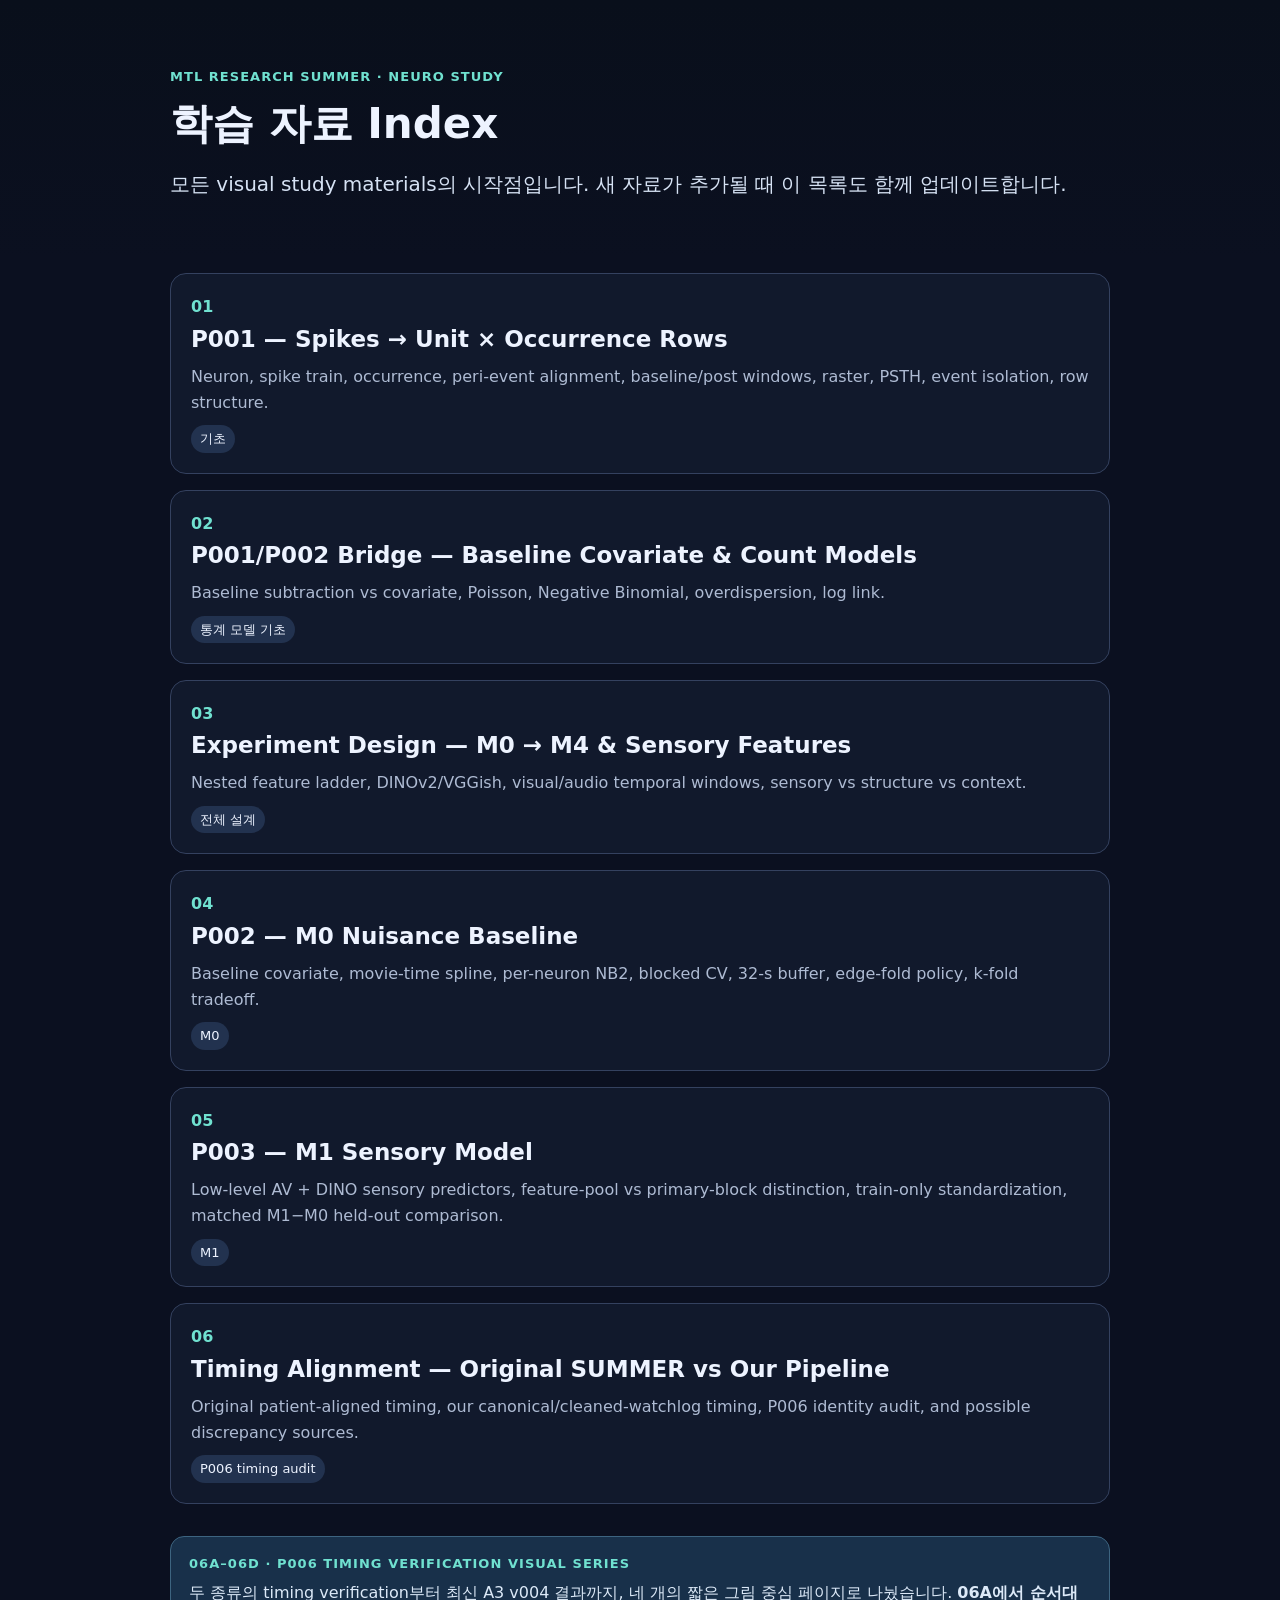
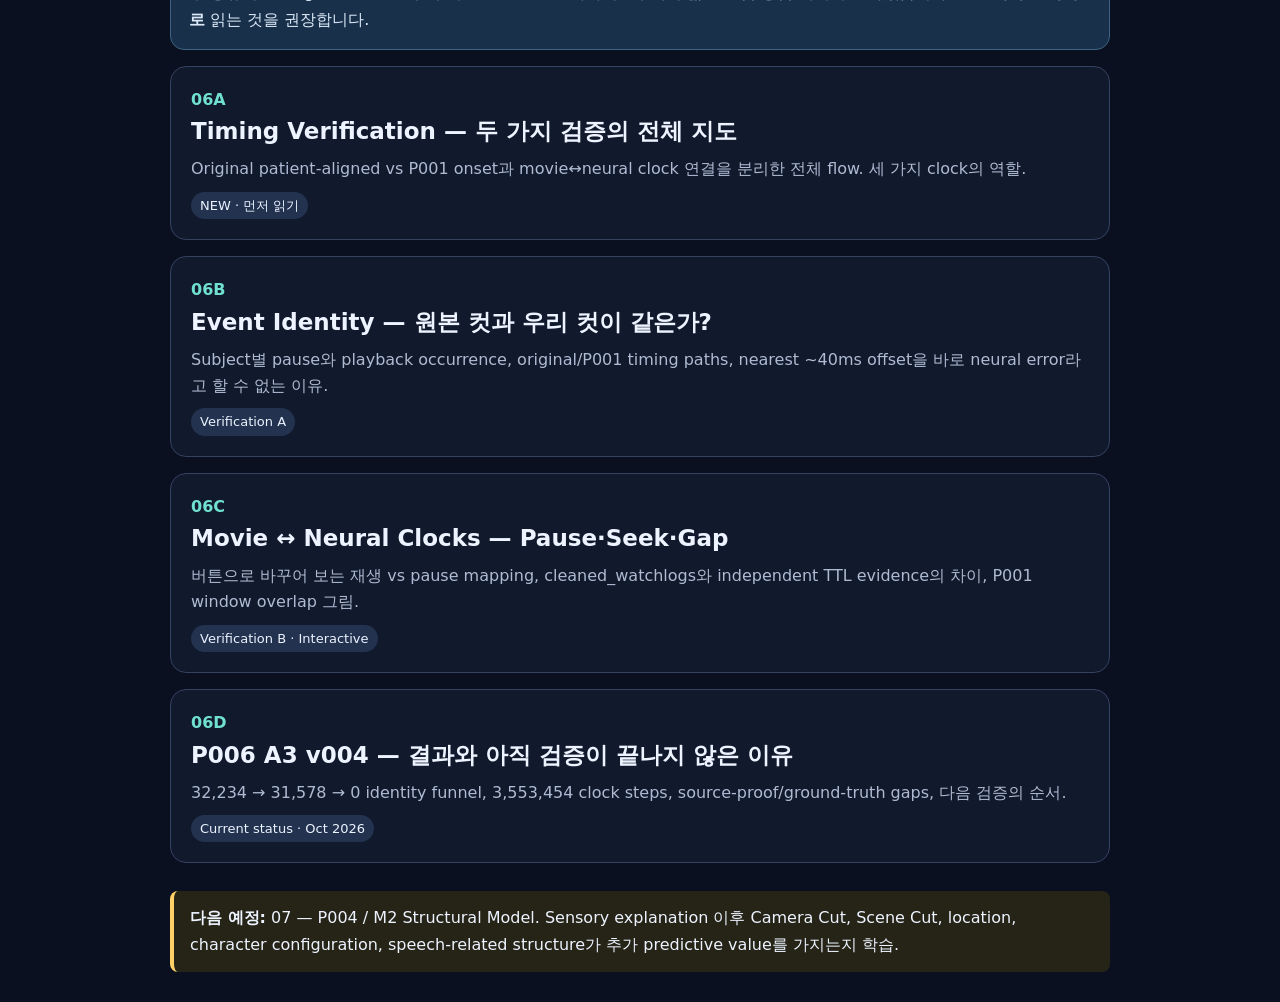
<file: study_index.html>
<!doctype html>
<html lang="ko"><head><meta charset="utf-8"><meta name="viewport" content="width=device-width,initial-scale=1"><title>Neuro Study — Materials Index</title><style>
:root{--bg:#0b1020;--panel:#121a2d;--text:#edf3ff;--muted:#aebbd3;--line:#34415f;--cyan:#70e1d0;--yellow:#ffd166}*{box-sizing:border-box}body{margin:0;background:linear-gradient(180deg,#090f1b,#0b1020 260px);color:var(--text);font:16px/1.65 system-ui,-apple-system,BlinkMacSystemFont,"Segoe UI",sans-serif}.wrap{max-width:1000px;margin:auto;padding:30px}.hero{padding:36px 0}.eyebrow{color:var(--cyan);font-size:13px;font-weight:800;letter-spacing:.08em;text-transform:uppercase}h1{font-size:42px;line-height:1.15;margin:.3em 0}.lead{font-size:20px;color:#d6e2f4}.card{display:block;background:rgba(18,26,45,.94);border:1px solid var(--line);border-radius:16px;padding:20px;margin:16px 0;text-decoration:none;color:var(--text);transition:.15s}.card:hover{transform:translateY(-2px);border-color:#5f83b1}.num{color:var(--cyan);font-weight:800}.title{font-size:23px;font-weight:800}.desc{color:var(--muted);margin-top:5px}.status{display:inline-block;background:#22324f;border-radius:99px;padding:3px 9px;font-size:13px;margin-top:9px}.next{border-left:4px solid var(--yellow);background:#252417;padding:14px 16px;border-radius:8px;margin-top:28px}</style></head><body><div class="wrap"><header class="hero"><div class="eyebrow">MTL Research Summer · Neuro Study</div><h1>학습 자료 Index</h1><p class="lead">모든 visual study materials의 시작점입니다. 새 자료가 추가될 때 이 목록도 함께 업데이트합니다.</p></header>
<a class="card" href="./"><div class="num">01</div><div class="title">P001 — Spikes → Unit × Occurrence Rows</div><div class="desc">Neuron, spike train, occurrence, peri-event alignment, baseline/post windows, raster, PSTH, event isolation, row structure.</div><span class="status">기초</span></a>
<a class="card" href="p001_count_models.html"><div class="num">02</div><div class="title">P001/P002 Bridge — Baseline Covariate & Count Models</div><div class="desc">Baseline subtraction vs covariate, Poisson, Negative Binomial, overdispersion, log link.</div><span class="status">통계 모델 기초</span></a>
<a class="card" href="experiment_design.html"><div class="num">03</div><div class="title">Experiment Design — M0 → M4 & Sensory Features</div><div class="desc">Nested feature ladder, DINOv2/VGGish, visual/audio temporal windows, sensory vs structure vs context.</div><span class="status">전체 설계</span></a>
<a class="card" href="p002_m0_nuisance_baseline.html"><div class="num">04</div><div class="title">P002 — M0 Nuisance Baseline</div><div class="desc">Baseline covariate, movie-time spline, per-neuron NB2, blocked CV, 32-s buffer, edge-fold policy, k-fold tradeoff.</div><span class="status">M0</span></a>
<a class="card" href="p003_m1_sensory_model.html"><div class="num">05</div><div class="title">P003 — M1 Sensory Model</div><div class="desc">Low-level AV + DINO sensory predictors, feature-pool vs primary-block distinction, train-only standardization, matched M1−M0 held-out comparison.</div><span class="status">M1</span></a>
<a class="card" href="timing_alignment_original_vs_repo.html"><div class="num">06</div><div class="title">Timing Alignment — Original SUMMER vs Our Pipeline</div><div class="desc">Original patient-aligned timing, our canonical/cleaned-watchlog timing, P006 identity audit, and possible discrepancy sources.</div><span class="status">P006 timing audit</span></a>
<div style="margin-top:32px;padding:16px 18px;background:#18304a;border:1px solid #3d6480;border-radius:14px"><div class="eyebrow">06A–06D · P006 TIMING VERIFICATION VISUAL SERIES</div><p style="margin:6px 0 0;color:#dce9f8">두 종류의 timing verification부터 최신 A3 v004 결과까지, 네 개의 짧은 그림 중심 페이지로 나눴습니다. <b>06A에서 순서대로</b> 읽는 것을 권장합니다.</p></div>
<a class="card" href="p006_timing_01_overview.html"><div class="num">06A</div><div class="title">Timing Verification — 두 가지 검증의 전체 지도</div><div class="desc">Original patient-aligned vs P001 onset과 movie↔neural clock 연결을 분리한 전체 flow. 세 가지 clock의 역할.</div><span class="status">NEW · 먼저 읽기</span></a>
<a class="card" href="p006_timing_02_event_identity.html"><div class="num">06B</div><div class="title">Event Identity — 원본 컷과 우리 컷이 같은가?</div><div class="desc">Subject별 pause와 playback occurrence, original/P001 timing paths, nearest ~40ms offset을 바로 neural error라고 할 수 없는 이유.</div><span class="status">Verification A</span></a>
<a class="card" href="p006_timing_03_dual_clock.html"><div class="num">06C</div><div class="title">Movie ↔ Neural Clocks — Pause·Seek·Gap</div><div class="desc">버튼으로 바꾸어 보는 재생 vs pause mapping, cleaned_watchlogs와 independent TTL evidence의 차이, P001 window overlap 그림.</div><span class="status">Verification B · Interactive</span></a>
<a class="card" href="p006_timing_04_status.html"><div class="num">06D</div><div class="title">P006 A3 v004 — 결과와 아직 검증이 끝나지 않은 이유</div><div class="desc">32,234 → 31,578 → 0 identity funnel, 3,553,454 clock steps, source-proof/ground-truth gaps, 다음 검증의 순서.</div><span class="status">Current status · Oct 2026</span></a>
<div class="next"><b>다음 예정:</b> 07 — P004 / M2 Structural Model. Sensory explanation 이후 Camera Cut, Scene Cut, location, character configuration, speech-related structure가 추가 predictive value를 가지는지 학습.</div>
</div></body></html>
</file>
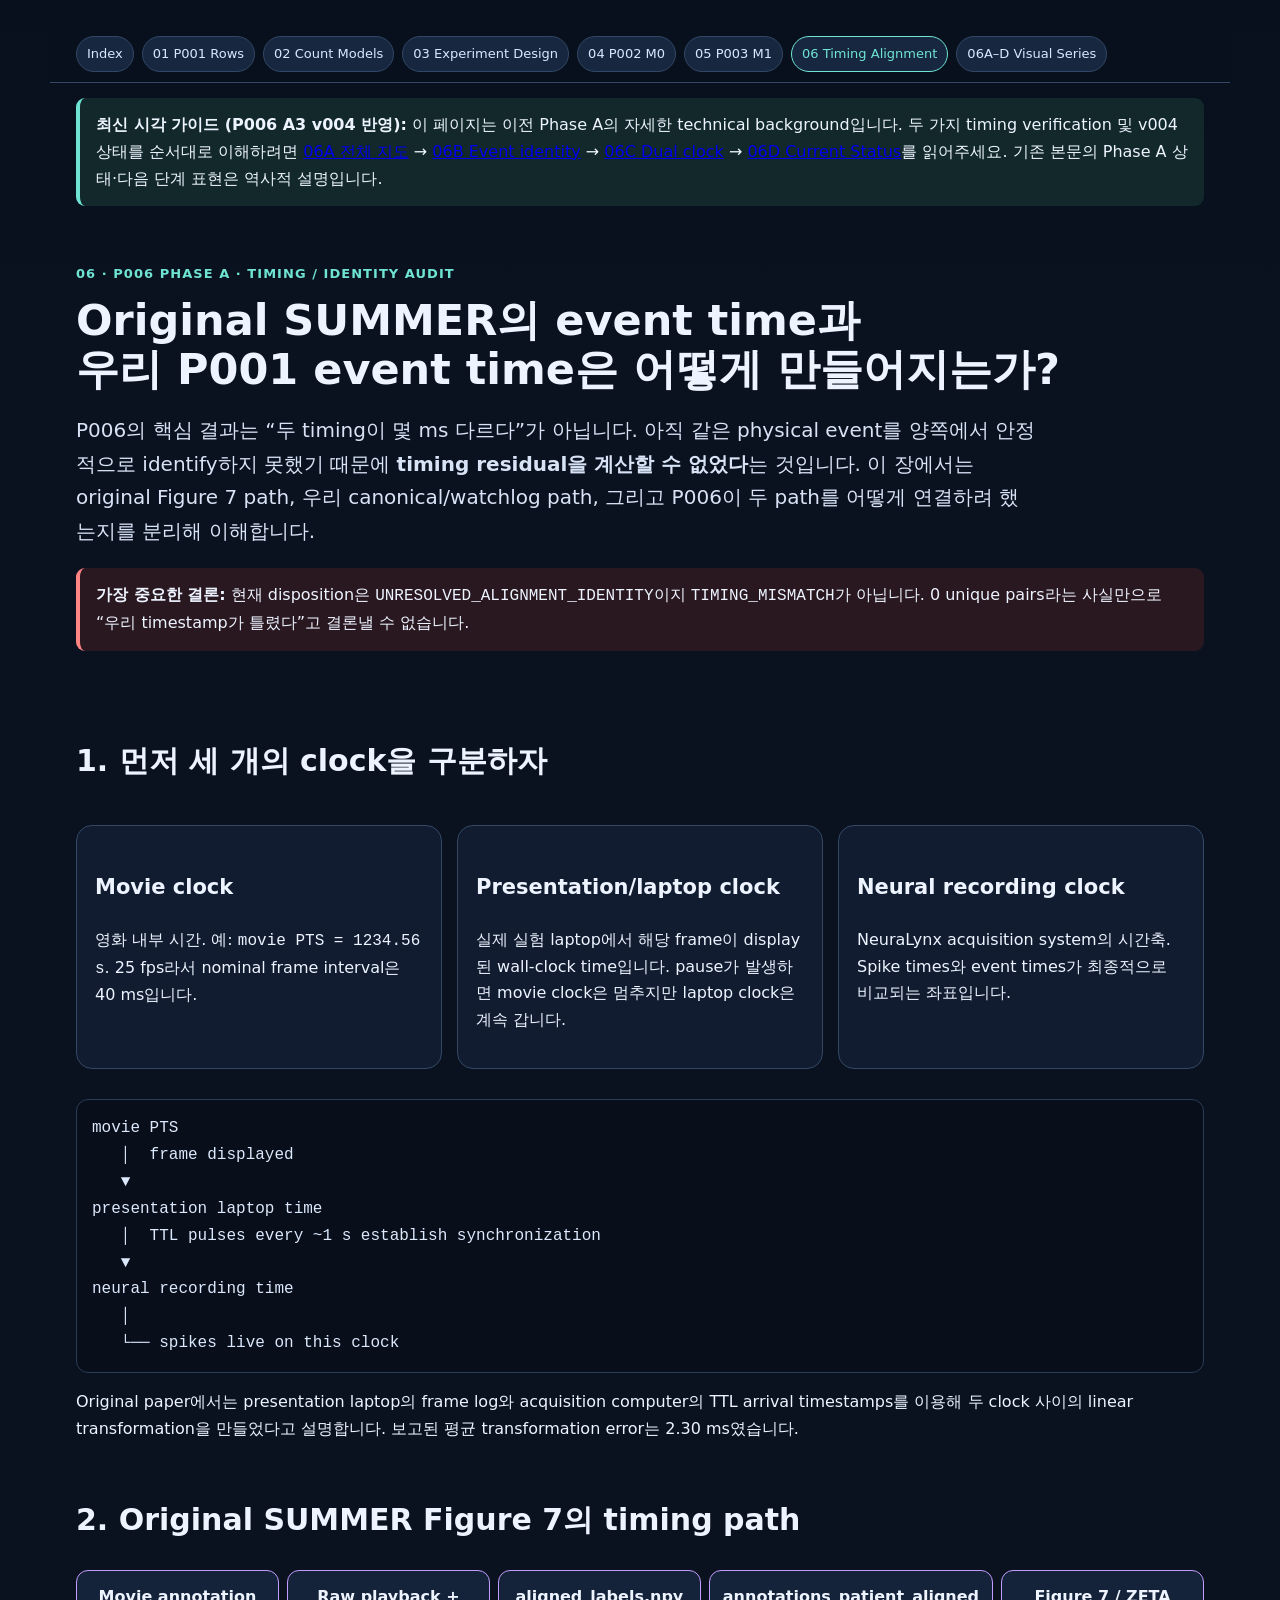
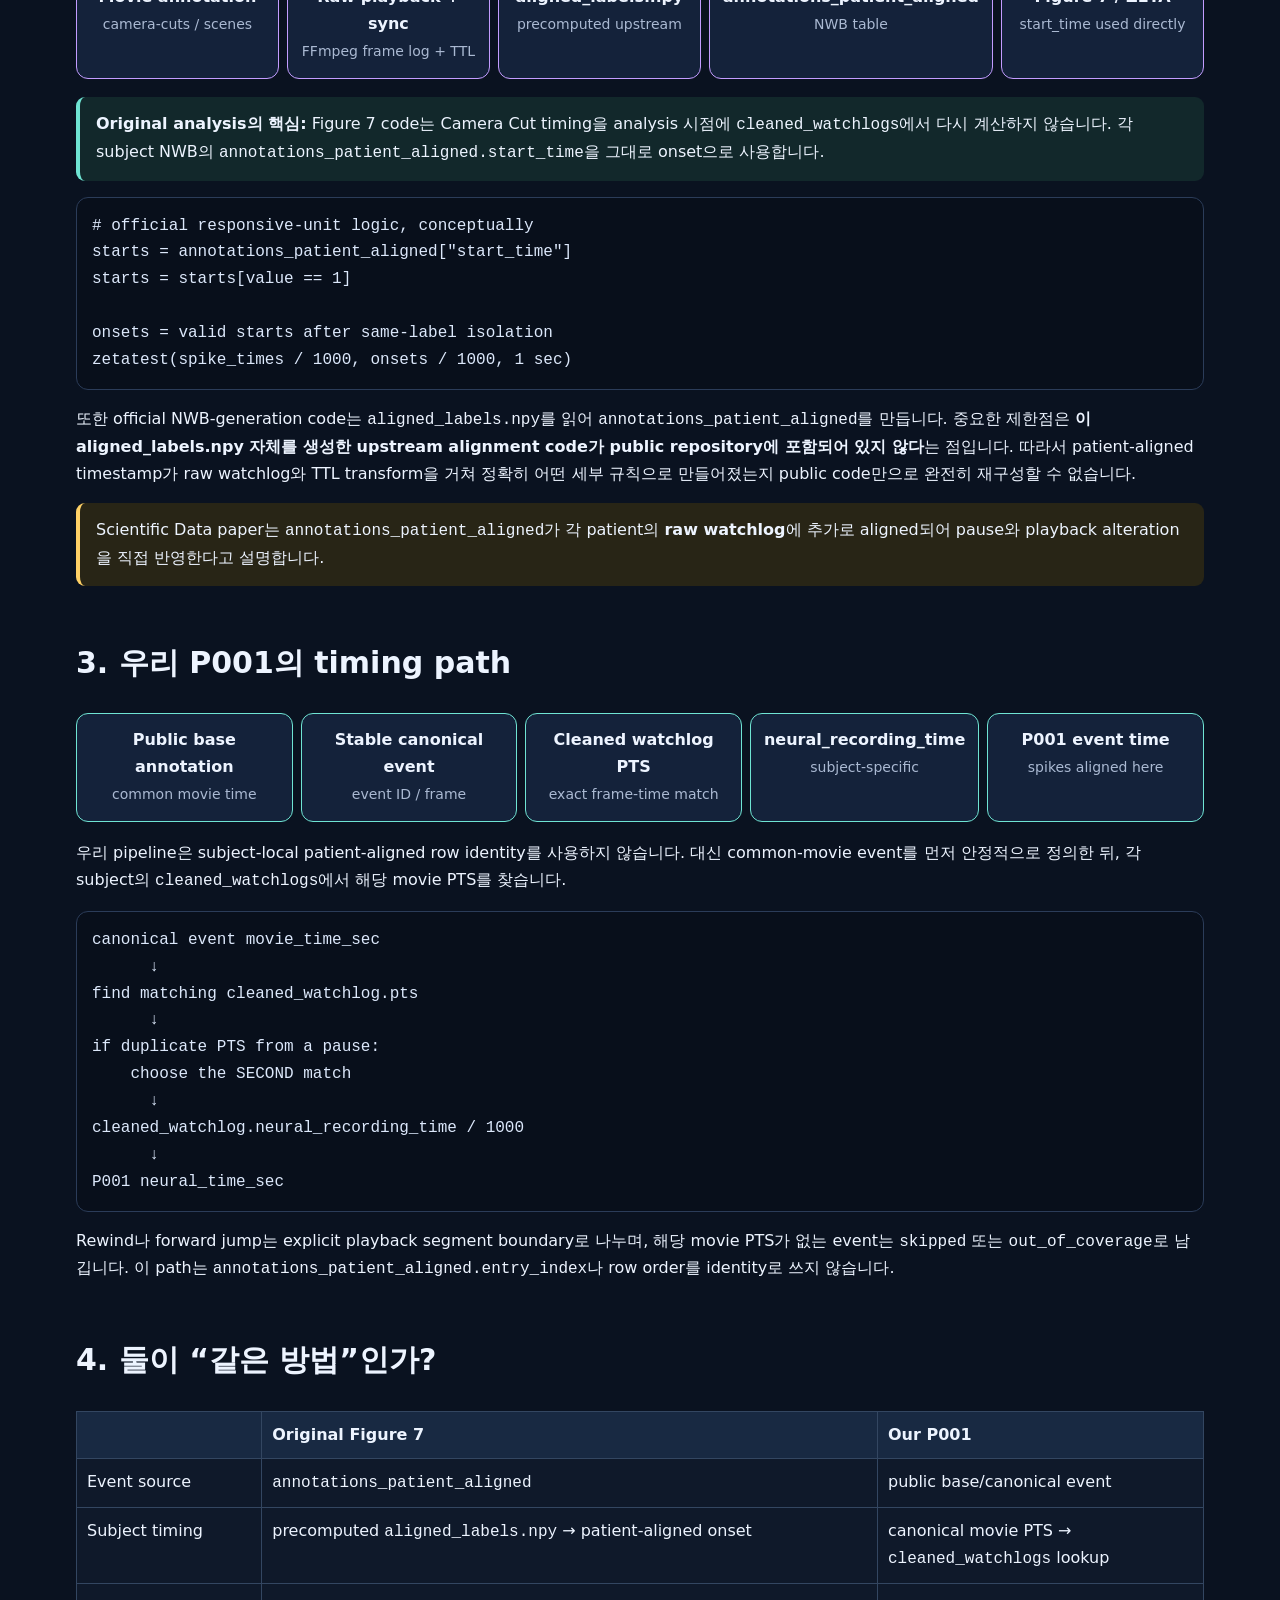
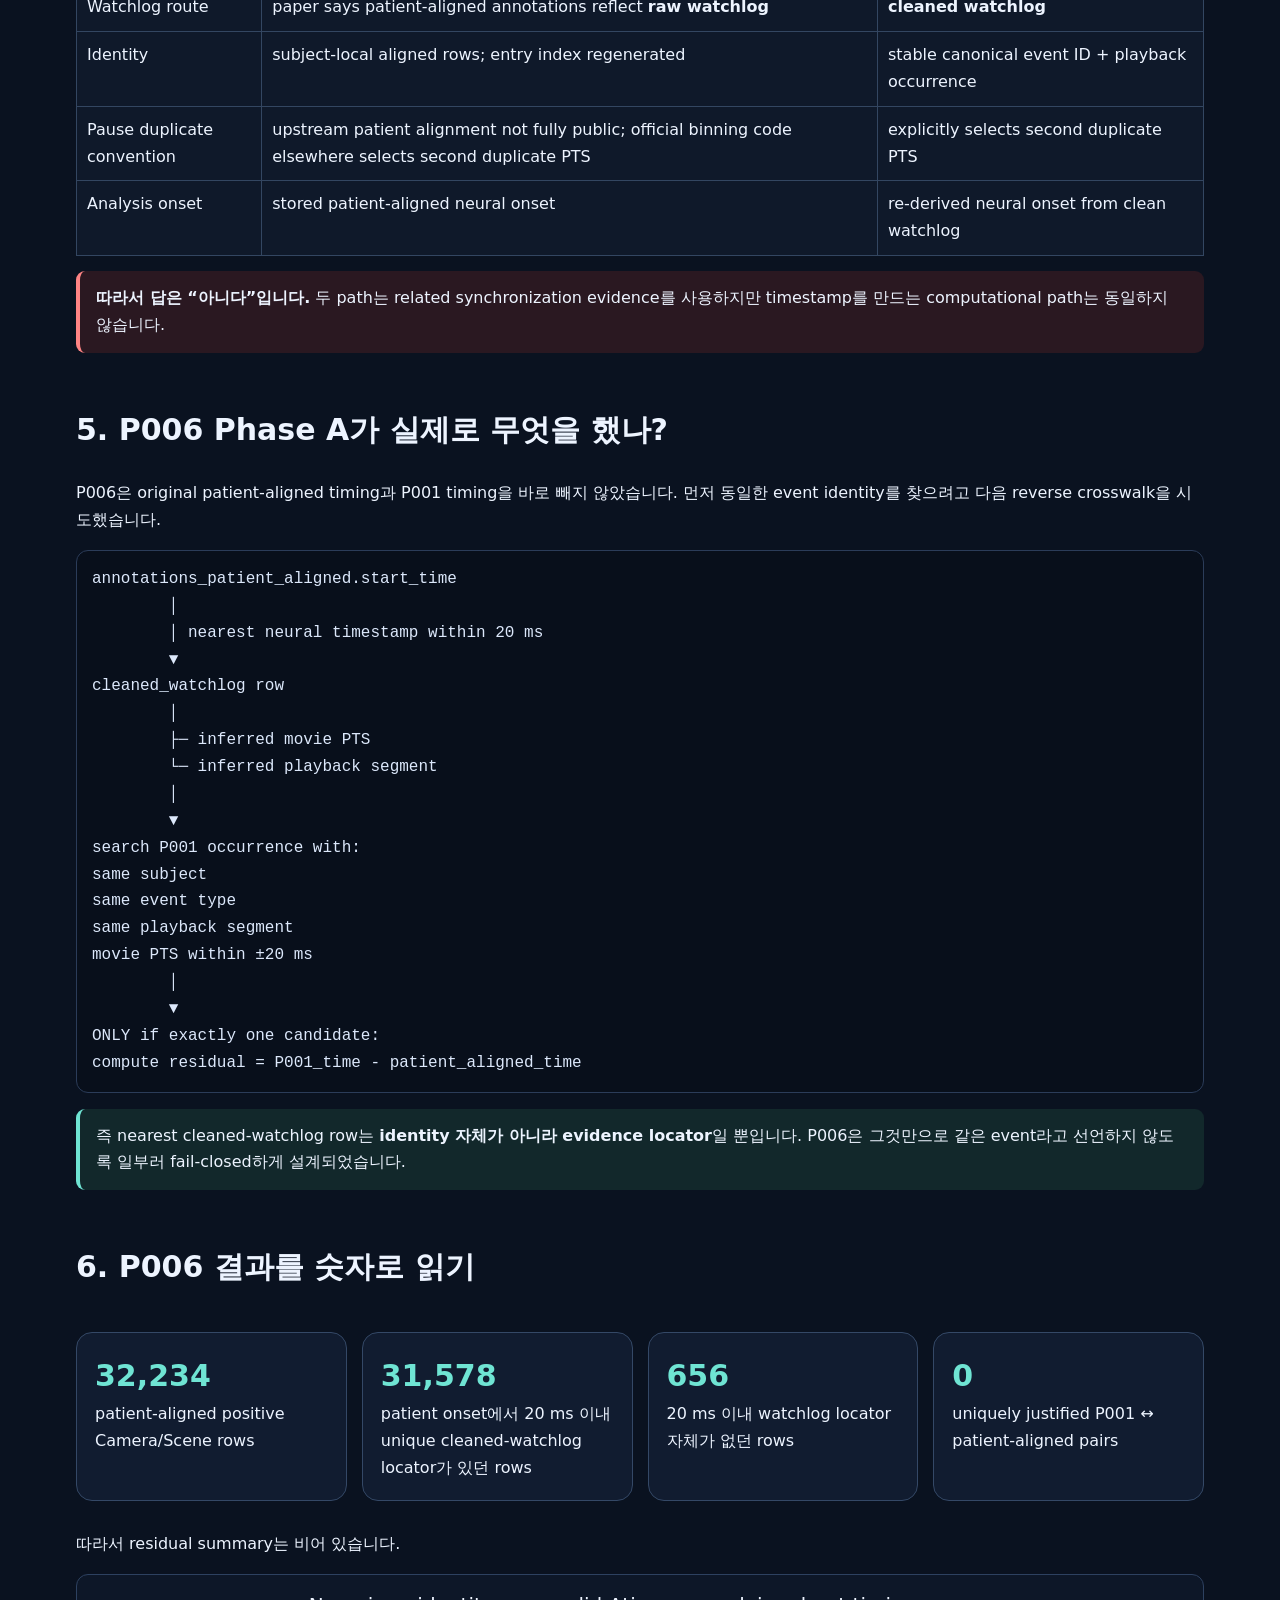
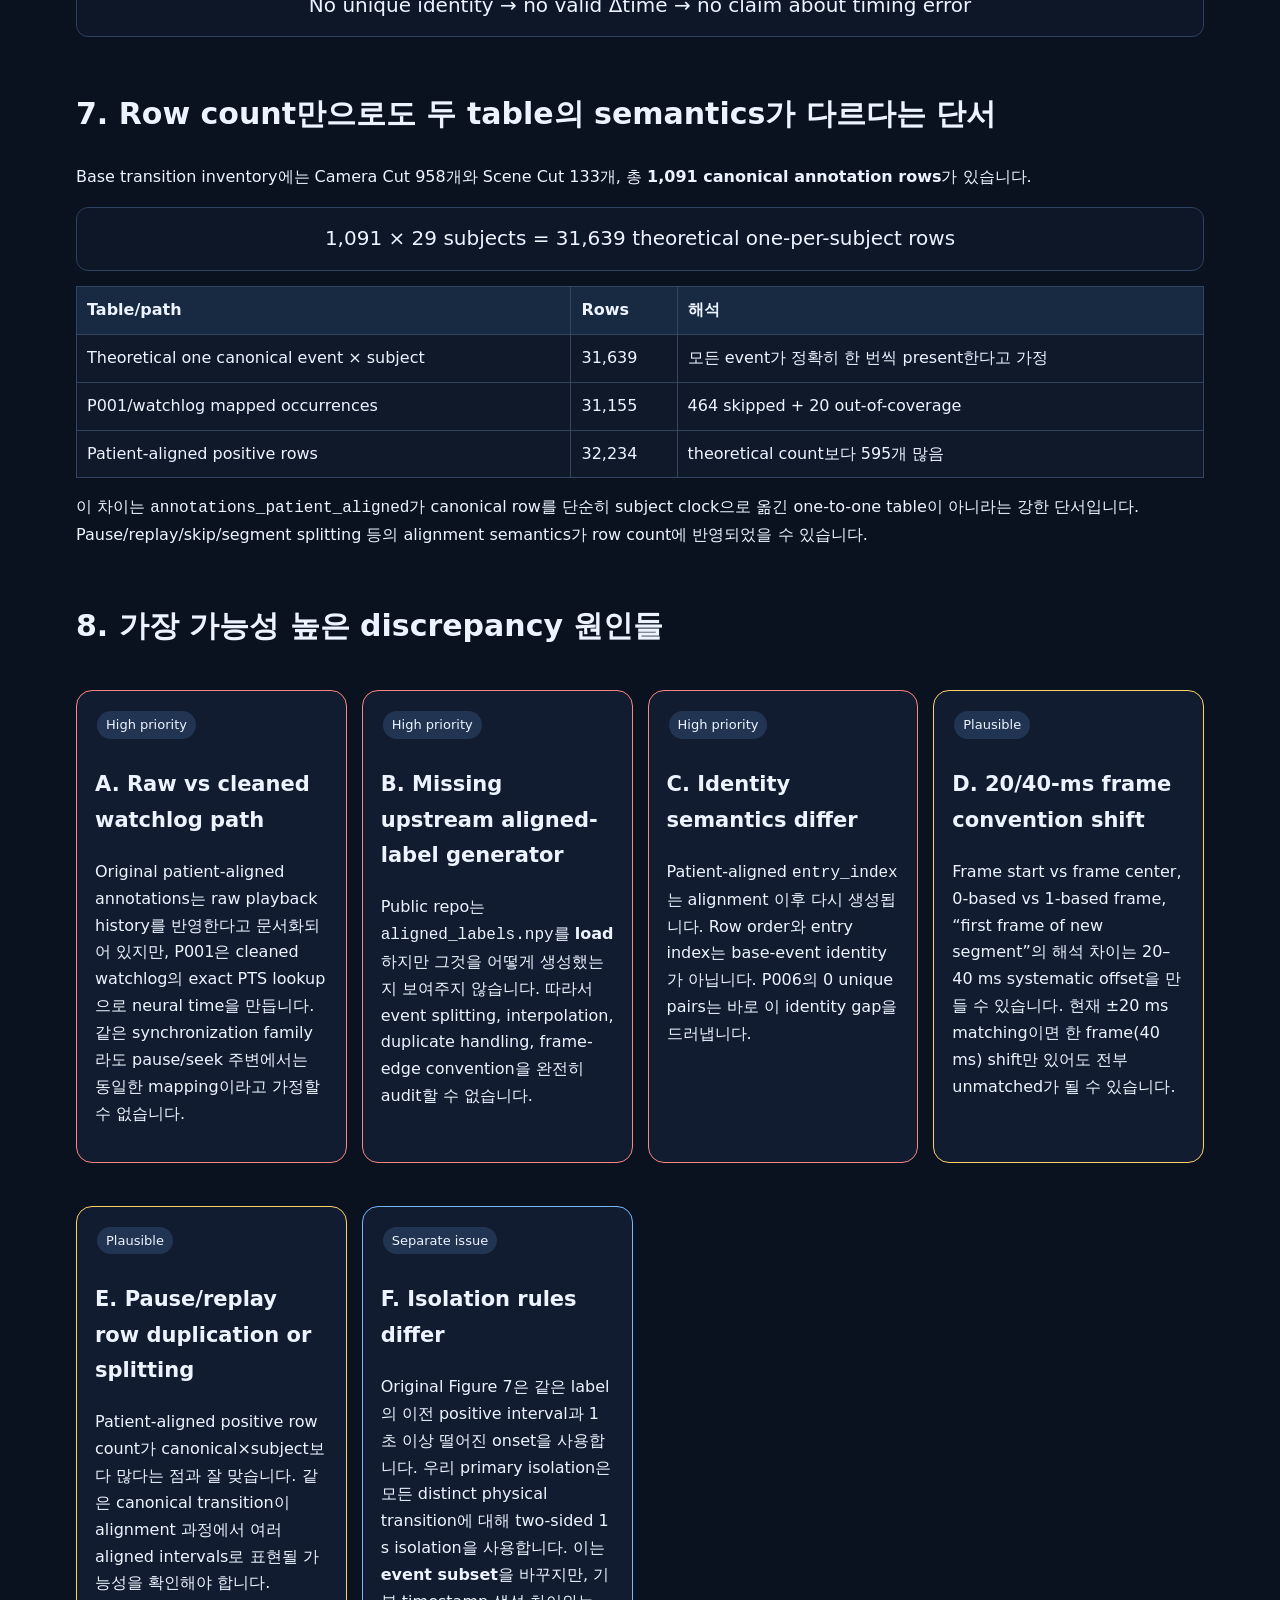
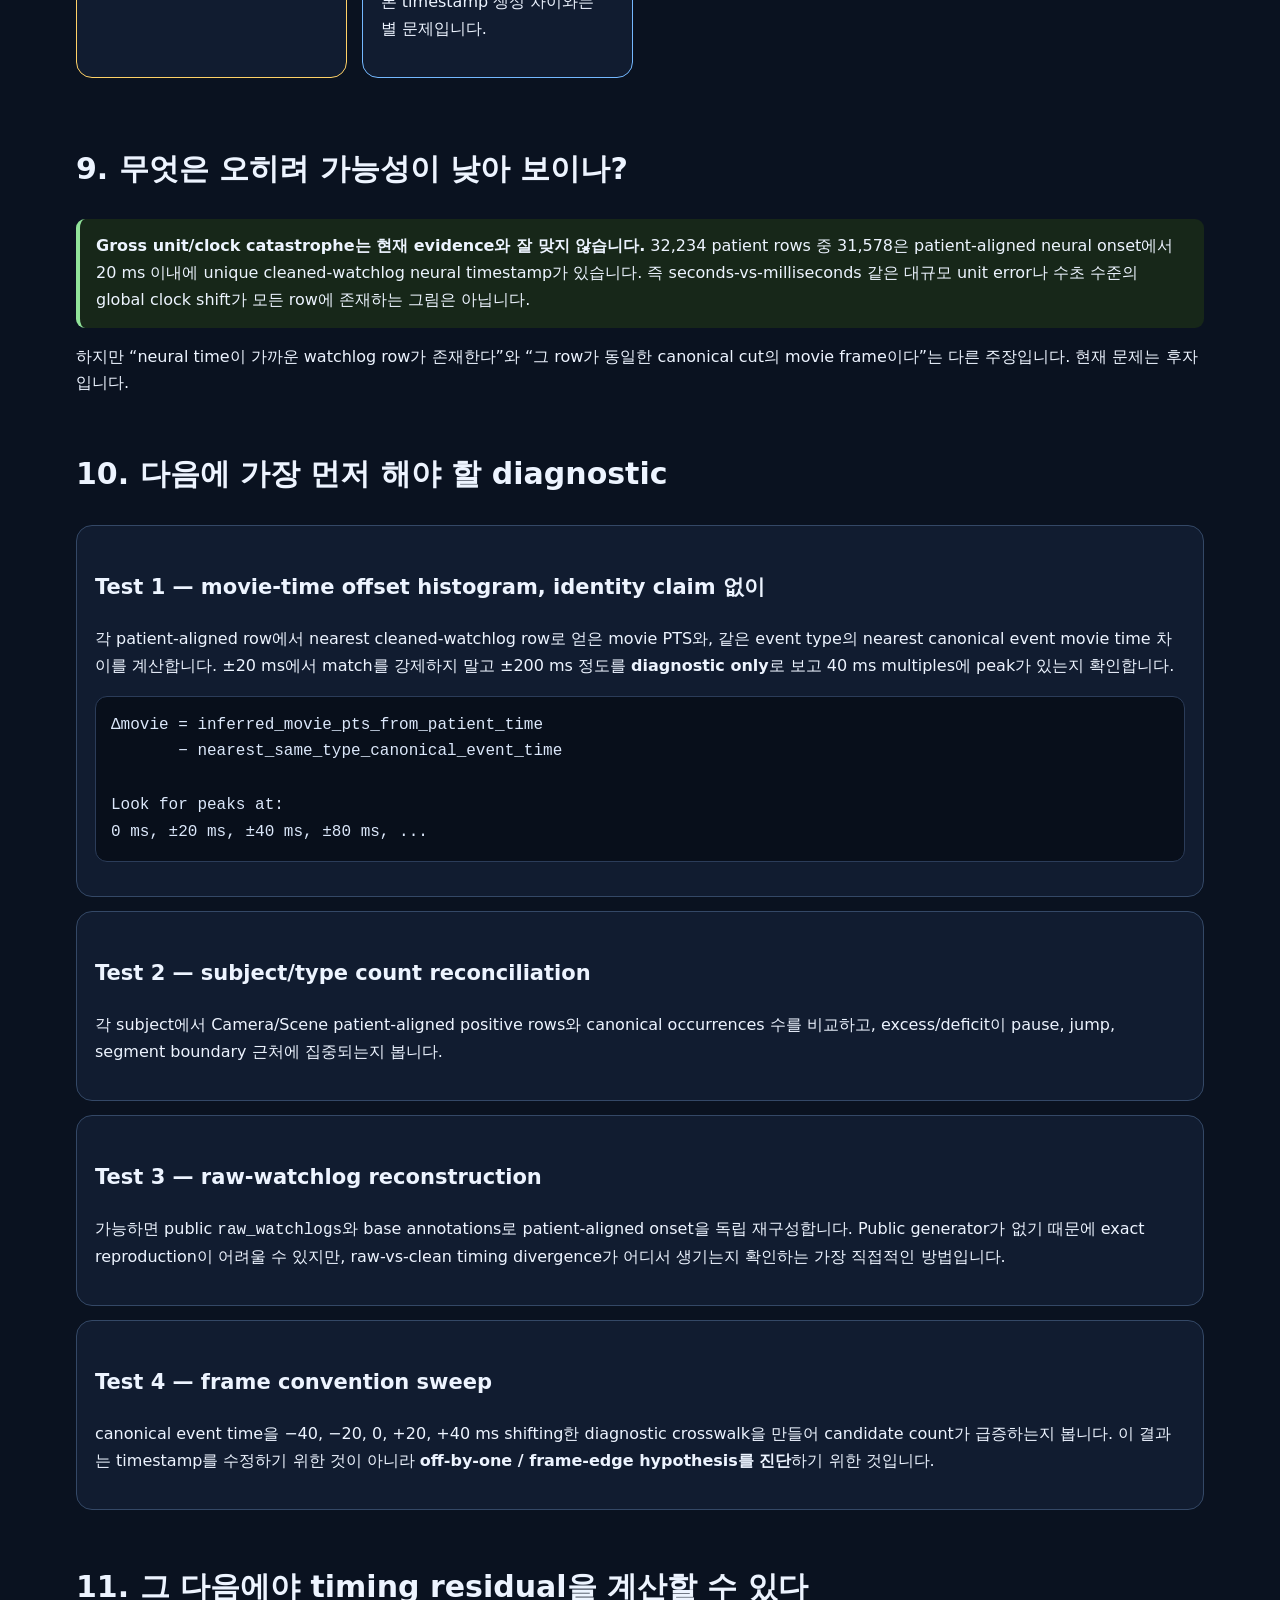
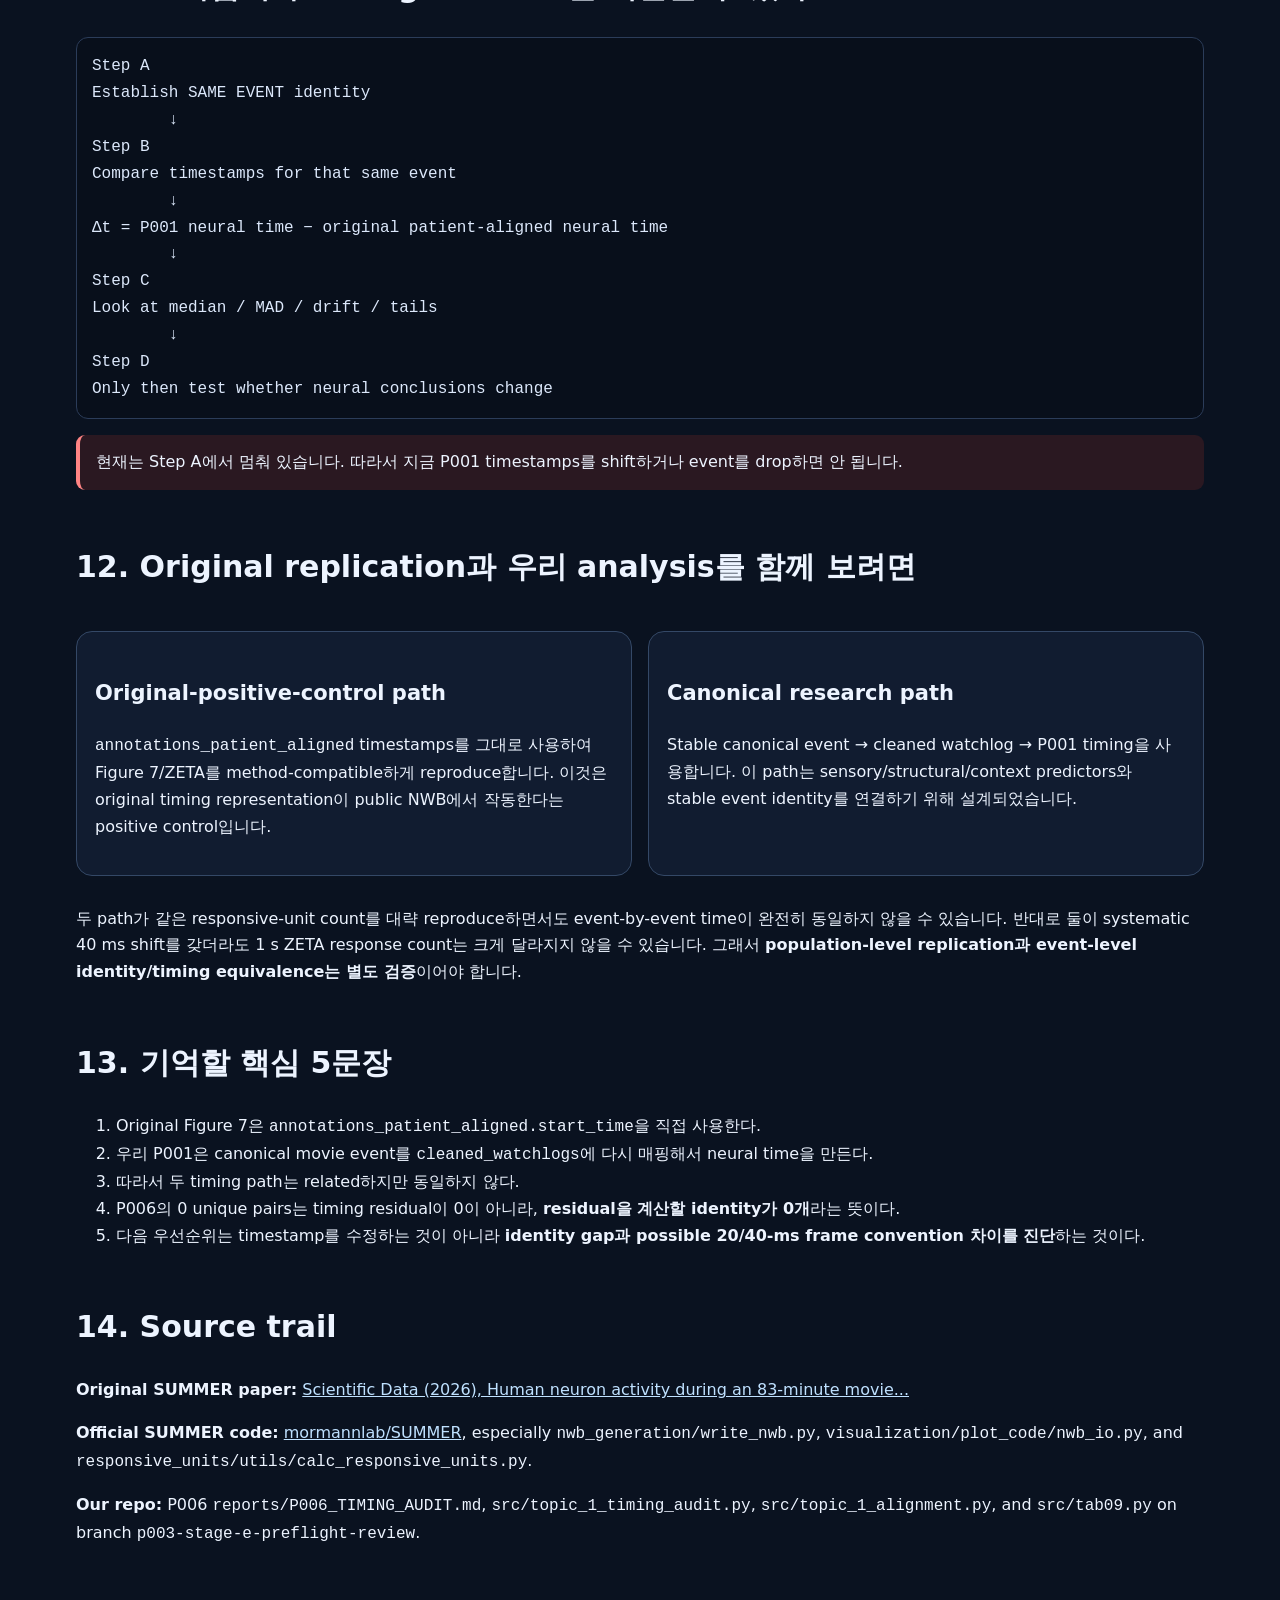
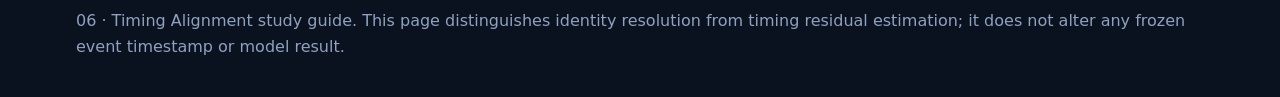
<file: timing_alignment_original_vs_repo.html>
<!doctype html>
<html lang="ko">
<head>
<meta charset="utf-8"><meta name="viewport" content="width=device-width,initial-scale=1">
<title>06 — Timing Alignment: Original SUMMER vs Our Pipeline</title>
<style>
:root{--bg:#09111e;--panel:#111d31;--panel2:#172740;--text:#edf4ff;--muted:#aab9d2;--line:#344866;--cyan:#6fe4d3;--blue:#74b8ff;--yellow:#ffd166;--pink:#ff83a8;--green:#91e39a;--red:#ff8484;--purple:#c39cff}
*{box-sizing:border-box}html{scroll-behavior:smooth}body{margin:0;background:linear-gradient(180deg,#07101c,#0a1220 320px);color:var(--text);font:16px/1.68 system-ui,-apple-system,BlinkMacSystemFont,"Segoe UI",sans-serif}.wrap{max-width:1180px;margin:auto;padding:26px}.nav{position:sticky;top:0;z-index:20;background:rgba(9,17,30,.95);backdrop-filter:blur(10px);border-bottom:1px solid var(--line);margin:0 -26px;padding:10px 26px;display:flex;gap:8px;flex-wrap:wrap}.nav a{color:#d9e8ff;text-decoration:none;background:#172740;border:1px solid #324766;padding:6px 10px;border-radius:999px;font-size:13px}.nav a:hover,.nav a.current{border-color:var(--cyan);color:var(--cyan)}.hero{padding:42px 0 18px}.eyebrow{color:var(--cyan);font-weight:800;letter-spacing:.08em;text-transform:uppercase;font-size:13px}h1{font-size:43px;line-height:1.14;margin:.25em 0}h2{font-size:30px;margin-top:52px}h3{font-size:21px;margin-top:26px}.lead{font-size:20px;color:#d8e3f5;max-width:960px}.card{background:rgba(17,29,49,.95);border:1px solid var(--line);border-radius:16px;padding:18px;margin:14px 0}.grid{display:grid;grid-template-columns:repeat(auto-fit,minmax(260px,1fr));gap:15px}.two{display:grid;grid-template-columns:1fr 1fr;gap:16px}.key,.note,.warn,.good{padding:14px 16px;border-radius:9px;margin:15px 0}.key{border-left:4px solid var(--cyan);background:#12282b}.note{border-left:4px solid var(--yellow);background:#282516}.warn{border-left:4px solid var(--red);background:#2a1821}.good{border-left:4px solid var(--green);background:#172719}.eq{font-size:20px;text-align:center;padding:14px;background:#0d1728;border:1px solid #2d4160;border-radius:12px;margin:14px 0}.small,.muted{color:var(--muted);font-size:14px}code,pre{font-family:ui-monospace,SFMono-Regular,Menlo,monospace}pre{background:#080f1b;border:1px solid #2b3c59;border-radius:12px;padding:15px;overflow:auto;color:#dce8fb}table{width:100%;border-collapse:collapse;background:#0f192a;margin:15px 0}th,td{border:1px solid #334661;padding:10px;text-align:left;vertical-align:top}th{background:#182942}.metric{font-size:30px;font-weight:800;color:var(--cyan)}.flow{display:grid;grid-template-columns:repeat(5,1fr);gap:8px;margin:18px 0;align-items:stretch}.step{background:#14223a;border:1px solid #34506f;border-radius:12px;padding:13px;text-align:center}.step.original{border-color:#c39cff}.step.ours{border-color:#6fe4d3}.arrow{display:flex;align-items:center;justify-content:center;color:var(--blue);font-size:22px}.tag{display:inline-block;padding:3px 9px;border-radius:99px;background:#213452;font-size:13px;margin:2px}.rank1{border-color:#ff8484}.rank2{border-color:#ffd166}.rank3{border-color:#74b8ff}.bars{display:grid;gap:10px;margin:15px 0}.barrow{display:grid;grid-template-columns:190px 1fr 100px;align-items:center;gap:10px}.bar{height:18px;background:#1c2b45;border-radius:99px;overflow:hidden}.fill{height:100%;background:linear-gradient(90deg,#74b8ff,#6fe4d3)}.quiz{background:#121f35;border:1px dashed #607ca7;border-radius:12px;padding:14px;margin:12px 0}.sources a{color:#bfe1ff}@media(max-width:800px){.wrap{padding:18px}.nav{margin:0 -18px;padding:10px 18px}.two{grid-template-columns:1fr}.flow{grid-template-columns:1fr}.barrow{grid-template-columns:1fr}.barrow .bar{height:12px}h1{font-size:34px}}
</style></head>
<body><div class="wrap">
<nav class="nav">
<a href="study_index.html">Index</a>
<a href="./">01 P001 Rows</a>
<a href="p001_count_models.html">02 Count Models</a>
<a href="experiment_design.html">03 Experiment Design</a>
<a href="p002_m0_nuisance_baseline.html">04 P002 M0</a>
<a href="p003_m1_sensory_model.html">05 P003 M1</a>
<a class="current" href="timing_alignment_original_vs_repo.html">06 Timing Alignment</a>
<a href="p006_timing_01_overview.html">06A–D Visual Series</a>
</nav>

<div class="key"><b>최신 시각 가이드 (P006 A3 v004 반영):</b> 이 페이지는 이전 Phase A의 자세한 technical background입니다. 두 가지 timing verification 및 v004 상태를 순서대로 이해하려면 <a href="p006_timing_01_overview.html">06A 전체 지도</a> → <a href="p006_timing_02_event_identity.html">06B Event identity</a> → <a href="p006_timing_03_dual_clock.html">06C Dual clock</a> → <a href="p006_timing_04_status.html">06D Current Status</a>를 읽어주세요. 기존 본문의 Phase A 상태·다음 단계 표현은 역사적 설명입니다.</div>
<header class="hero">
<div class="eyebrow">06 · P006 Phase A · timing / identity audit</div>
<h1>Original SUMMER의 event time과<br>우리 P001 event time은 어떻게 만들어지는가?</h1>
<p class="lead">P006의 핵심 결과는 “두 timing이 몇 ms 다르다”가 아닙니다. 아직 같은 physical event를 양쪽에서 안정적으로 identify하지 못했기 때문에 <b>timing residual을 계산할 수 없었다</b>는 것입니다. 이 장에서는 original Figure 7 path, 우리 canonical/watchlog path, 그리고 P006이 두 path를 어떻게 연결하려 했는지를 분리해 이해합니다.</p>
<div class="warn"><b>가장 중요한 결론:</b> 현재 disposition은 <code>UNRESOLVED_ALIGNMENT_IDENTITY</code>이지 <code>TIMING_MISMATCH</code>가 아닙니다. 0 unique pairs라는 사실만으로 “우리 timestamp가 틀렸다”고 결론낼 수 없습니다.</div>
</header>

<section><h2>1. 먼저 세 개의 clock을 구분하자</h2>
<div class="grid">
<div class="card"><h3>Movie clock</h3><p>영화 내부 시간. 예: <code>movie PTS = 1234.56 s</code>. 25 fps라서 nominal frame interval은 40 ms입니다.</p></div>
<div class="card"><h3>Presentation/laptop clock</h3><p>실제 실험 laptop에서 해당 frame이 display된 wall-clock time입니다. pause가 발생하면 movie clock은 멈추지만 laptop clock은 계속 갑니다.</p></div>
<div class="card"><h3>Neural recording clock</h3><p>NeuraLynx acquisition system의 시간축. Spike times와 event times가 최종적으로 비교되는 좌표입니다.</p></div>
</div>
<pre>movie PTS
   │  frame displayed
   ▼
presentation laptop time
   │  TTL pulses every ~1 s establish synchronization
   ▼
neural recording time
   │
   └── spikes live on this clock</pre>
<p>Original paper에서는 presentation laptop의 frame log와 acquisition computer의 TTL arrival timestamps를 이용해 두 clock 사이의 linear transformation을 만들었다고 설명합니다. 보고된 평균 transformation error는 2.30 ms였습니다.</p>
</section>

<section><h2>2. Original SUMMER Figure 7의 timing path</h2>
<div class="flow">
<div class="step original"><b>Movie annotation</b><br><span class="small">camera-cuts / scenes</span></div>
<div class="step original"><b>Raw playback + sync</b><br><span class="small">FFmpeg frame log + TTL</span></div>
<div class="step original"><b>aligned_labels.npy</b><br><span class="small">precomputed upstream</span></div>
<div class="step original"><b>annotations_patient_aligned</b><br><span class="small">NWB table</span></div>
<div class="step original"><b>Figure 7 / ZETA</b><br><span class="small">start_time used directly</span></div>
</div>
<div class="key"><b>Original analysis의 핵심:</b> Figure 7 code는 Camera Cut timing을 analysis 시점에 <code>cleaned_watchlogs</code>에서 다시 계산하지 않습니다. 각 subject NWB의 <code>annotations_patient_aligned.start_time</code>을 그대로 onset으로 사용합니다.</div>
<pre># official responsive-unit logic, conceptually
starts = annotations_patient_aligned["start_time"]
starts = starts[value == 1]

onsets = valid starts after same-label isolation
zetatest(spike_times / 1000, onsets / 1000, 1 sec)</pre>
<p>또한 official NWB-generation code는 <code>aligned_labels.npy</code>를 읽어 <code>annotations_patient_aligned</code>를 만듭니다. 중요한 제한점은 <b>이 aligned_labels.npy 자체를 생성한 upstream alignment code가 public repository에 포함되어 있지 않다</b>는 점입니다. 따라서 patient-aligned timestamp가 raw watchlog와 TTL transform을 거쳐 정확히 어떤 세부 규칙으로 만들어졌는지 public code만으로 완전히 재구성할 수 없습니다.</p>
<div class="note">Scientific Data paper는 <code>annotations_patient_aligned</code>가 각 patient의 <b>raw watchlog</b>에 추가로 aligned되어 pause와 playback alteration을 직접 반영한다고 설명합니다.</div>
</section>

<section><h2>3. 우리 P001의 timing path</h2>
<div class="flow">
<div class="step ours"><b>Public base annotation</b><br><span class="small">common movie time</span></div>
<div class="step ours"><b>Stable canonical event</b><br><span class="small">event ID / frame</span></div>
<div class="step ours"><b>Cleaned watchlog PTS</b><br><span class="small">exact frame-time match</span></div>
<div class="step ours"><b>neural_recording_time</b><br><span class="small">subject-specific</span></div>
<div class="step ours"><b>P001 event time</b><br><span class="small">spikes aligned here</span></div>
</div>
<p>우리 pipeline은 subject-local patient-aligned row identity를 사용하지 않습니다. 대신 common-movie event를 먼저 안정적으로 정의한 뒤, 각 subject의 <code>cleaned_watchlogs</code>에서 해당 movie PTS를 찾습니다.</p>
<pre>canonical event movie_time_sec
      ↓
find matching cleaned_watchlog.pts
      ↓
if duplicate PTS from a pause:
    choose the SECOND match
      ↓
cleaned_watchlog.neural_recording_time / 1000
      ↓
P001 neural_time_sec</pre>
<p>Rewind나 forward jump는 explicit playback segment boundary로 나누며, 해당 movie PTS가 없는 event는 <code>skipped</code> 또는 <code>out_of_coverage</code>로 남깁니다. 이 path는 <code>annotations_patient_aligned.entry_index</code>나 row order를 identity로 쓰지 않습니다.</p>
</section>

<section><h2>4. 둘이 “같은 방법”인가?</h2>
<table>
<thead><tr><th></th><th>Original Figure 7</th><th>Our P001</th></tr></thead>
<tbody>
<tr><td>Event source</td><td><code>annotations_patient_aligned</code></td><td>public base/canonical event</td></tr>
<tr><td>Subject timing</td><td>precomputed <code>aligned_labels.npy</code> → patient-aligned onset</td><td>canonical movie PTS → <code>cleaned_watchlogs</code> lookup</td></tr>
<tr><td>Watchlog route</td><td>paper says patient-aligned annotations reflect <b>raw watchlog</b></td><td><b>cleaned watchlog</b></td></tr>
<tr><td>Identity</td><td>subject-local aligned rows; entry index regenerated</td><td>stable canonical event ID + playback occurrence</td></tr>
<tr><td>Pause duplicate convention</td><td>upstream patient alignment not fully public; official binning code elsewhere selects second duplicate PTS</td><td>explicitly selects second duplicate PTS</td></tr>
<tr><td>Analysis onset</td><td>stored patient-aligned neural onset</td><td>re-derived neural onset from clean watchlog</td></tr>
</tbody></table>
<div class="warn"><b>따라서 답은 “아니다”입니다.</b> 두 path는 related synchronization evidence를 사용하지만 timestamp를 만드는 computational path는 동일하지 않습니다.</div>
</section>

<section><h2>5. P006 Phase A가 실제로 무엇을 했나?</h2>
<p>P006은 original patient-aligned timing과 P001 timing을 바로 빼지 않았습니다. 먼저 동일한 event identity를 찾으려고 다음 reverse crosswalk을 시도했습니다.</p>
<pre>annotations_patient_aligned.start_time
        │
        │ nearest neural timestamp within 20 ms
        ▼
cleaned_watchlog row
        │
        ├─ inferred movie PTS
        └─ inferred playback segment
        │
        ▼
search P001 occurrence with:
same subject
same event type
same playback segment
movie PTS within ±20 ms
        │
        ▼
ONLY if exactly one candidate:
compute residual = P001_time - patient_aligned_time</pre>
<div class="key">즉 nearest cleaned-watchlog row는 <b>identity 자체가 아니라 evidence locator</b>일 뿐입니다. P006은 그것만으로 같은 event라고 선언하지 않도록 일부러 fail-closed하게 설계되었습니다.</div>
</section>

<section><h2>6. P006 결과를 숫자로 읽기</h2>
<div class="grid">
<div class="card"><div class="metric">32,234</div><div>patient-aligned positive Camera/Scene rows</div></div>
<div class="card"><div class="metric">31,578</div><div>patient onset에서 20 ms 이내 unique cleaned-watchlog locator가 있던 rows</div></div>
<div class="card"><div class="metric">656</div><div>20 ms 이내 watchlog locator 자체가 없던 rows</div></div>
<div class="card"><div class="metric">0</div><div>uniquely justified P001 ↔ patient-aligned pairs</div></div>
</div>
<p>따라서 residual summary는 비어 있습니다.</p>
<div class="eq">No unique identity → no valid Δtime → no claim about timing error</div>
</section>

<section><h2>7. Row count만으로도 두 table의 semantics가 다르다는 단서</h2>
<p>Base transition inventory에는 Camera Cut 958개와 Scene Cut 133개, 총 <b>1,091 canonical annotation rows</b>가 있습니다.</p>
<div class="eq">1,091 × 29 subjects = 31,639 theoretical one-per-subject rows</div>
<table><thead><tr><th>Table/path</th><th>Rows</th><th>해석</th></tr></thead>
<tbody>
<tr><td>Theoretical one canonical event × subject</td><td>31,639</td><td>모든 event가 정확히 한 번씩 present한다고 가정</td></tr>
<tr><td>P001/watchlog mapped occurrences</td><td>31,155</td><td>464 skipped + 20 out-of-coverage</td></tr>
<tr><td>Patient-aligned positive rows</td><td>32,234</td><td>theoretical count보다 595개 많음</td></tr>
</tbody></table>
<p>이 차이는 <code>annotations_patient_aligned</code>가 canonical row를 단순히 subject clock으로 옮긴 one-to-one table이 아니라는 강한 단서입니다. Pause/replay/skip/segment splitting 등의 alignment semantics가 row count에 반영되었을 수 있습니다.</p>
</section>

<section><h2>8. 가장 가능성 높은 discrepancy 원인들</h2>
<div class="grid">
<div class="card rank1"><span class="tag">High priority</span><h3>A. Raw vs cleaned watchlog path</h3><p>Original patient-aligned annotations는 raw playback history를 반영한다고 문서화되어 있지만, P001은 cleaned watchlog의 exact PTS lookup으로 neural time을 만듭니다. 같은 synchronization family라도 pause/seek 주변에서는 동일한 mapping이라고 가정할 수 없습니다.</p></div>
<div class="card rank1"><span class="tag">High priority</span><h3>B. Missing upstream aligned-label generator</h3><p>Public repo는 <code>aligned_labels.npy</code>를 <b>load</b>하지만 그것을 어떻게 생성했는지 보여주지 않습니다. 따라서 event splitting, interpolation, duplicate handling, frame-edge convention을 완전히 audit할 수 없습니다.</p></div>
<div class="card rank1"><span class="tag">High priority</span><h3>C. Identity semantics differ</h3><p>Patient-aligned <code>entry_index</code>는 alignment 이후 다시 생성됩니다. Row order와 entry index는 base-event identity가 아닙니다. P006의 0 unique pairs는 바로 이 identity gap을 드러냅니다.</p></div>
<div class="card rank2"><span class="tag">Plausible</span><h3>D. 20/40-ms frame convention shift</h3><p>Frame start vs frame center, 0-based vs 1-based frame, “first frame of new segment”의 해석 차이는 20–40 ms systematic offset을 만들 수 있습니다. 현재 ±20 ms matching이면 한 frame(40 ms) shift만 있어도 전부 unmatched가 될 수 있습니다.</p></div>
<div class="card rank2"><span class="tag">Plausible</span><h3>E. Pause/replay row duplication or splitting</h3><p>Patient-aligned positive row count가 canonical×subject보다 많다는 점과 잘 맞습니다. 같은 canonical transition이 alignment 과정에서 여러 aligned intervals로 표현될 가능성을 확인해야 합니다.</p></div>
<div class="card rank3"><span class="tag">Separate issue</span><h3>F. Isolation rules differ</h3><p>Original Figure 7은 같은 label의 이전 positive interval과 1초 이상 떨어진 onset을 사용합니다. 우리 primary isolation은 모든 distinct physical transition에 대해 two-sided 1 s isolation을 사용합니다. 이는 <b>event subset</b>을 바꾸지만, 기본 timestamp 생성 차이와는 별 문제입니다.</p></div>
</div>
</section>

<section><h2>9. 무엇은 오히려 가능성이 낮아 보이나?</h2>
<div class="good"><b>Gross unit/clock catastrophe는 현재 evidence와 잘 맞지 않습니다.</b> 32,234 patient rows 중 31,578은 patient-aligned neural onset에서 20 ms 이내에 unique cleaned-watchlog neural timestamp가 있습니다. 즉 seconds-vs-milliseconds 같은 대규모 unit error나 수초 수준의 global clock shift가 모든 row에 존재하는 그림은 아닙니다.</div>
<p>하지만 “neural time이 가까운 watchlog row가 존재한다”와 “그 row가 동일한 canonical cut의 movie frame이다”는 다른 주장입니다. 현재 문제는 후자입니다.</p>
</section>

<section><h2>10. 다음에 가장 먼저 해야 할 diagnostic</h2>
<div class="card"><h3>Test 1 — movie-time offset histogram, identity claim 없이</h3><p>각 patient-aligned row에서 nearest cleaned-watchlog row로 얻은 movie PTS와, 같은 event type의 nearest canonical event movie time 차이를 계산합니다. ±20 ms에서 match를 강제하지 말고 ±200 ms 정도를 <b>diagnostic only</b>로 보고 40 ms multiples에 peak가 있는지 확인합니다.</p><pre>Δmovie = inferred_movie_pts_from_patient_time
       − nearest_same_type_canonical_event_time

Look for peaks at:
0 ms, ±20 ms, ±40 ms, ±80 ms, ...</pre></div>
<div class="card"><h3>Test 2 — subject/type count reconciliation</h3><p>각 subject에서 Camera/Scene patient-aligned positive rows와 canonical occurrences 수를 비교하고, excess/deficit이 pause, jump, segment boundary 근처에 집중되는지 봅니다.</p></div>
<div class="card"><h3>Test 3 — raw-watchlog reconstruction</h3><p>가능하면 public <code>raw_watchlogs</code>와 base annotations로 patient-aligned onset을 독립 재구성합니다. Public generator가 없기 때문에 exact reproduction이 어려울 수 있지만, raw-vs-clean timing divergence가 어디서 생기는지 확인하는 가장 직접적인 방법입니다.</p></div>
<div class="card"><h3>Test 4 — frame convention sweep</h3><p>canonical event time을 −40, −20, 0, +20, +40 ms shifting한 diagnostic crosswalk을 만들어 candidate count가 급증하는지 봅니다. 이 결과는 timestamp를 수정하기 위한 것이 아니라 <b>off-by-one / frame-edge hypothesis를 진단</b>하기 위한 것입니다.</p></div>
</section>

<section><h2>11. 그 다음에야 timing residual을 계산할 수 있다</h2>
<pre>Step A
Establish SAME EVENT identity
        ↓
Step B
Compare timestamps for that same event
        ↓
Δt = P001 neural time − original patient-aligned neural time
        ↓
Step C
Look at median / MAD / drift / tails
        ↓
Step D
Only then test whether neural conclusions change</pre>
<div class="warn">현재는 Step A에서 멈춰 있습니다. 따라서 지금 P001 timestamps를 shift하거나 event를 drop하면 안 됩니다.</div>
</section>

<section><h2>12. Original replication과 우리 analysis를 함께 보려면</h2>
<div class="two">
<div class="card"><h3>Original-positive-control path</h3><p><code>annotations_patient_aligned</code> timestamps를 그대로 사용하여 Figure 7/ZETA를 method-compatible하게 reproduce합니다. 이것은 original timing representation이 public NWB에서 작동한다는 positive control입니다.</p></div>
<div class="card"><h3>Canonical research path</h3><p>Stable canonical event → cleaned watchlog → P001 timing을 사용합니다. 이 path는 sensory/structural/context predictors와 stable event identity를 연결하기 위해 설계되었습니다.</p></div>
</div>
<p>두 path가 같은 responsive-unit count를 대략 reproduce하면서도 event-by-event time이 완전히 동일하지 않을 수 있습니다. 반대로 둘이 systematic 40 ms shift를 갖더라도 1 s ZETA response count는 크게 달라지지 않을 수 있습니다. 그래서 <b>population-level replication과 event-level identity/timing equivalence는 별도 검증</b>이어야 합니다.</p>
</section>

<section><h2>13. 기억할 핵심 5문장</h2>
<ol>
<li>Original Figure 7은 <code>annotations_patient_aligned.start_time</code>을 직접 사용한다.</li>
<li>우리 P001은 canonical movie event를 <code>cleaned_watchlogs</code>에 다시 매핑해서 neural time을 만든다.</li>
<li>따라서 두 timing path는 related하지만 동일하지 않다.</li>
<li>P006의 0 unique pairs는 timing residual이 0이 아니라, <b>residual을 계산할 identity가 0개</b>라는 뜻이다.</li>
<li>다음 우선순위는 timestamp를 수정하는 것이 아니라 <b>identity gap과 possible 20/40-ms frame convention 차이를 진단</b>하는 것이다.</li>
</ol>
</section>

<section class="sources"><h2>14. Source trail</h2>
<p><b>Original SUMMER paper:</b> <a href="https://www.nature.com/articles/s41597-026-07955-0">Scientific Data (2026), Human neuron activity during an 83-minute movie...</a></p>
<p><b>Official SUMMER code:</b> <a href="https://github.com/mormannlab/SUMMER">mormannlab/SUMMER</a>, especially <code>nwb_generation/write_nwb.py</code>, <code>visualization/plot_code/nwb_io.py</code>, and <code>responsive_units/utils/calc_responsive_units.py</code>.</p>
<p><b>Our repo:</b> P006 <code>reports/P006_TIMING_AUDIT.md</code>, <code>src/topic_1_timing_audit.py</code>, <code>src/topic_1_alignment.py</code>, and <code>src/tab09.py</code> on branch <code>p003-stage-e-preflight-review</code>.</p>
</section>

<footer style="margin:60px 0 20px;color:#8fa1be">06 · Timing Alignment study guide. This page distinguishes identity resolution from timing residual estimation; it does not alter any frozen event timestamp or model result.</footer>
</div></body></html>
</file>
<file: p006_timing_visual.css>
:root{--bg:#08111f;--panel:#111f34;--panel2:#182a44;--line:#354e69;--text:#edf5ff;--muted:#b4c5d9;--cyan:#6de8d6;--purple:#c6a4ff;--orange:#ffd07c;--blue:#82baff;--red:#ff9da5;--green:#97e5a7}*{box-sizing:border-box}html{scroll-behavior:smooth}body{margin:0;color:var(--text);font:16px/1.67 system-ui,-apple-system,BlinkMacSystemFont,"Segoe UI",sans-serif;background:radial-gradient(ellipse at 75% 0,#182d49 0,transparent 620px),var(--bg)}a{color:#b4e8ff}.shell{max-width:1220px;margin:auto;padding:22px 24px 90px}.nav{position:sticky;z-index:50;top:0;margin:0 -24px 28px;padding:12px 24px;display:flex;gap:8px;flex-wrap:wrap;background:rgba(8,17,31,.96);border-bottom:1px solid var(--line);backdrop-filter:blur(9px)}.nav a{color:#d9e9ff;text-decoration:none;font-size:13px;font-weight:600;padding:7px 12px;border-radius:999px;background:#172840;border:1px solid #39526e}.nav a:hover,.nav a.active{border-color:var(--cyan);color:var(--cyan)}.eyebrow{color:var(--cyan);font:800 13px/1.4 system-ui;letter-spacing:.09em;text-transform:uppercase}h1{font-size:clamp(31px,5.2vw,52px);line-height:1.16;letter-spacing:-.035em;margin:14px 0}h2{font-size:clamp(23px,3vw,30px);line-height:1.23;margin:48px 0 15px}h3{font-size:20px;margin:0 0 9px;line-height:1.3}p{margin:9px 0 15px}.lead{font-size:clamp(17px,2vw,21px);color:#d8e6f9;max-width:940px}.sublead{color:var(--muted);font-size:14px}.card{background:linear-gradient(150deg,#14233a,#101a2a);border:1px solid var(--line);border-radius:18px;padding:23px;min-width:0}.card.soft{background:#111d30}.grid2{display:grid;grid-template-columns:repeat(2,minmax(0,1fr));gap:17px}.grid3{display:grid;grid-template-columns:repeat(3,minmax(0,1fr));gap:16px}.tag{display:inline-flex;align-items:center;gap:6px;padding:4px 9px;border-radius:99px;border:1px solid #49617a;background:#1b3048;color:#e7f3ff;font-weight:700;font-size:12px;letter-spacing:.01em}.tag.cyan{border-color:#399b91;color:var(--cyan)}.tag.purple{border-color:#866abb;color:var(--purple)}.tag.red{border-color:#b7646f;color:var(--red)}.tag.orange{border-color:#a48240;color:var(--orange)}.key{padding:17px 21px;border:1px solid #377c7c;border-left:5px solid var(--cyan);background:#102930;border-radius:12px;margin:23px 0}.warn{padding:17px 21px;border:1px solid #925364;border-left:5px solid var(--red);background:#2d1c2a;border-radius:12px;margin:23px 0}.note{padding:16px 20px;border:1px solid #826c48;border-left:5px solid var(--orange);background:#29261f;border-radius:12px;margin:23px 0}.diagram{padding:17px 16px 12px;margin:18px 0 23px;border:1px solid #3b5775;background:#0e1b2e;border-radius:18px}.diagram>h3{margin:0 0 10px}.svgscroll{overflow-x:auto;overflow-y:hidden}.svgscroll svg{display:block;width:100%;min-width:720px;height:auto}.caption{font-size:13px;color:var(--muted);margin:7px 0 0}.viz text{font-family:system-ui,-apple-system,sans-serif}.viz .label{font-size:15px;fill:#e5f0ff;font-weight:700}.viz .muted{font-size:13px;fill:#b6c6d9}.viz .micro{font-size:11px;fill:#b6c6d9}.viz .axis{stroke:#8ca5bb;stroke-width:2}.viz .dashed{stroke-dasharray:7 6}.viz .box{fill:#192e49;stroke:#55728c;stroke-width:1.5}.viz .original{stroke:#c6a4ff}.viz .ours{stroke:#6de8d6}.viz .stop{stroke:#ff9da5}.viz .purple{fill:#c6a4ff}.viz .cyan{fill:#6de8d6}.viz .orange{fill:#ffd07c}.viz .red{fill:#ff9da5}.viz .gray{fill:#b5c6d8}.viz .num{font-size:29px;font-weight:850;fill:#edf5ff}.step{display:grid;grid-template-columns:52px minmax(0,1fr);gap:15px;padding:15px;border-bottom:1px solid var(--line)}.step:last-child{border:0}.step .number{display:grid;place-items:center;width:44px;height:44px;border-radius:14px;background:#203b56;font-size:22px;font-weight:800;color:var(--cyan)}.step b{display:block}.step p{color:var(--muted);margin:4px 0 0}.bigstat{font-size:clamp(29px,4vw,42px);font-weight:850;line-height:1.1;margin:9px 0;color:var(--cyan)}.bigstat.purple{color:var(--purple)}.bigstat.red{color:var(--red)}table{border-collapse:collapse;width:100%;background:#111e31;margin:18px 0;border-radius:12px;overflow:hidden}th,td{text-align:left;border:1px solid #304c67;padding:12px 14px;vertical-align:top}th{background:#20334c;font-size:14px}td{font-size:14px}code{font-size:.9em;background:#1b2f47;padding:2px 5px;border-radius:5px;overflow-wrap:anywhere}ul{padding-left:24px}.action{border:1px solid #507d91;background:#17334a;border-radius:12px;padding:14px 17px;margin:14px 0}.controls{display:flex;align-items:center;gap:9px;flex-wrap:wrap;margin:17px 0}button{appearance:none;border:1px solid #507390;border-radius:9px;padding:9px 14px;background:#19334b;color:#edf5ff;font:700 14px system-ui;cursor:pointer}button[aria-pressed=true]{background:#29505a;border-color:var(--cyan);color:var(--cyan)}button:focus-visible,a:focus-visible{outline:3px solid #ffd07c;outline-offset:3px}.sr-only{position:absolute;width:1px;height:1px;padding:0;margin:-1px;overflow:hidden;clip:rect(0,0,0,0);white-space:nowrap;border:0}.page-links{display:grid;grid-template-columns:repeat(2,minmax(0,1fr));gap:12px;margin:42px 0}.page-links a{display:block;text-decoration:none;padding:17px;border-radius:13px;border:1px solid #456384;background:#162b43;color:#e3f2ff;font-weight:750}.page-links a:hover{border-color:var(--cyan)}.footer{border-top:1px solid #31475d;padding-top:17px;font-size:13px;color:var(--muted);margin-top:48px}.dot{display:inline-block;width:11px;height:11px;border-radius:50%;background:var(--cyan);margin-right:8px}.dot.purple{background:var(--purple)}.dot.orange{background:var(--orange)}@media(max-width:720px){.shell{padding:16px 16px 70px}.nav{margin:0 -16px 20px;padding:10px 16px}.grid2,.grid3,.page-links{grid-template-columns:1fr}.card{padding:19px}.diagram{padding:12px 8px}.svgscroll svg{min-width:650px}th,td{padding:9px 8px}.lead{font-size:18px}}
</file>
